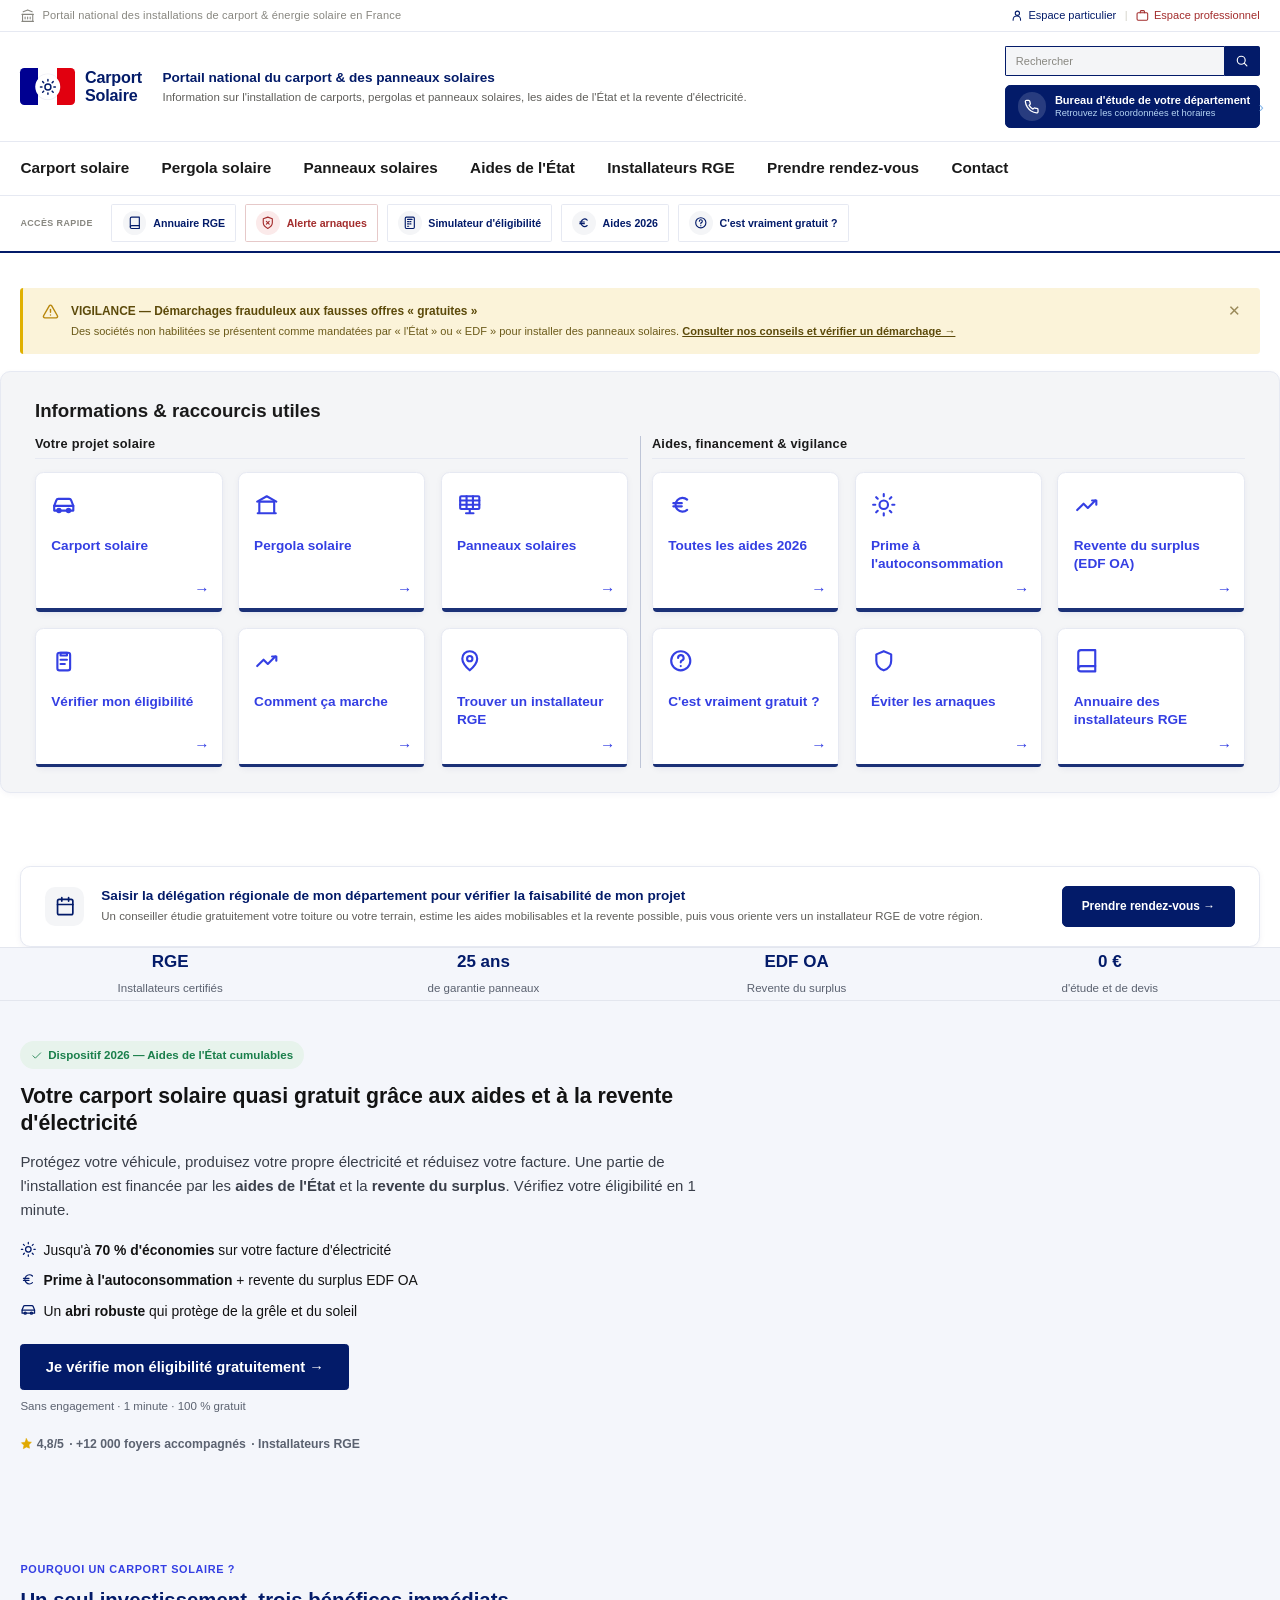
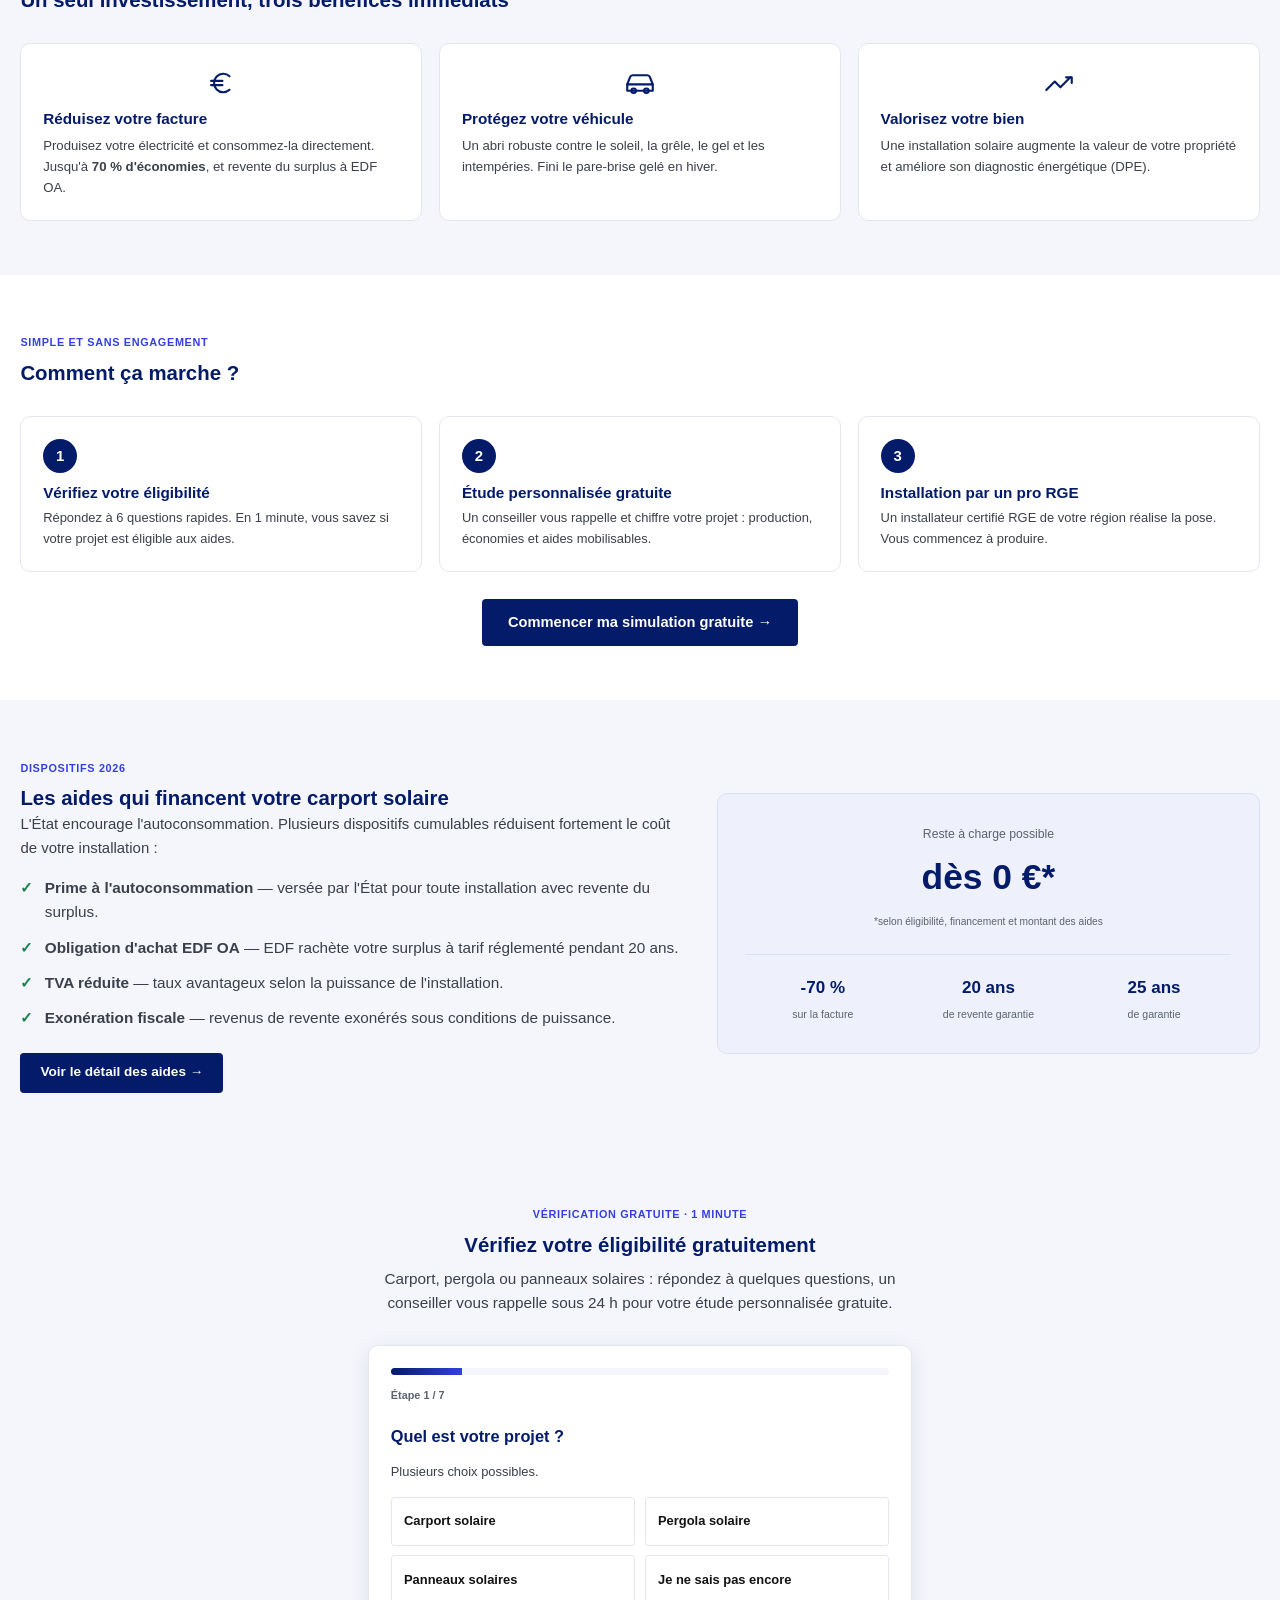
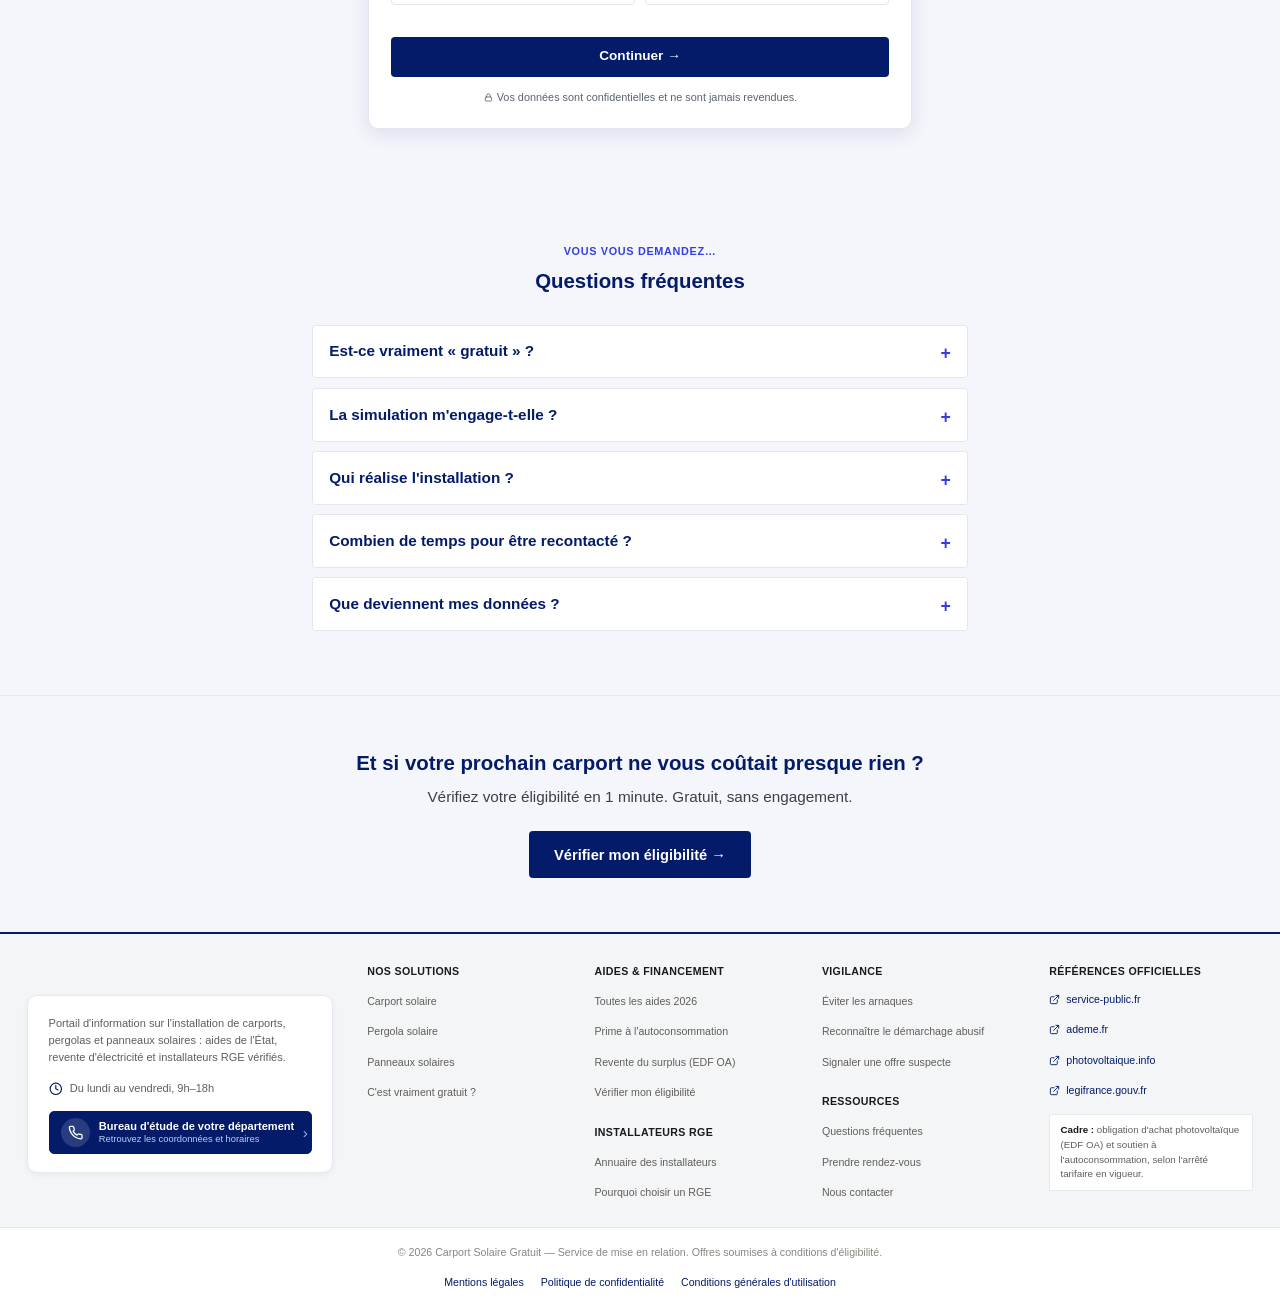
<file: index.html>
<!DOCTYPE html>
<html lang="fr">
<head>
  <meta charset="UTF-8" />
  <meta name="viewport" content="width=device-width, initial-scale=1.0" />
  <title>Carport Solaire Gratuit — Vérifiez votre éligibilité en 1 min | France</title>
  <meta name="description" content="Carport solaire financé par les aides de l'État et la revente d'électricité. Vérifiez gratuitement votre éligibilité en 1 minute. Installateurs RGE, sans engagement." />
  <meta name="robots" content="index, follow" />
  <meta property="og:title" content="Carport Solaire Gratuit — Vérifiez votre éligibilité" />
  <meta property="og:description" content="Protégez votre voiture, produisez votre électricité, profitez des aides de l'État. Simulation gratuite et sans engagement." />
  <meta property="og:type" content="website" />
  <meta property="og:locale" content="fr_FR" />
  <link rel="canonical" href="https://carport-solaire-gratuit.fr/" />
  <meta property="og:url" content="https://carport-solaire-gratuit.fr/" />
  <!-- Validation des moteurs de recherche -->
  <meta name="msvalidate.01" content="DFBE7475F75DB7D0359CE871061FF448" />
  <link rel="icon" href="/favicon.ico" sizes="32x32" />
  <link rel="icon" href="/favicon.svg" type="image/svg+xml" />
  <link rel="apple-touch-icon" href="/apple-touch-icon.png" />
  <link rel="manifest" href="/site.webmanifest" />
  <meta name="theme-color" content="#031B69" />
  <link rel="stylesheet" href="styles.css" />
  <!-- Capture de la provenance du visiteur (1re page, persistée pour le formulaire) -->
  <script>(function(){try{if(sessionStorage.getItem("csg_src"))return;var p=new URLSearchParams(location.search),ref=document.referrer||"",src="Direct / inconnu",u=p.get("utm_source");if(u){src=u;}else if(ref){try{var h=new URL(ref).hostname.replace(/^www\./,"");if(h.indexOf("carport-solaire-gratuit.fr")>-1)src="Direct / inconnu";else if(h.indexOf("google")>-1)src="Google";else if(h.indexOf("bing")>-1)src="Bing";else if(h.indexOf("yahoo")>-1)src="Yahoo";else if(h.indexOf("duckduckgo")>-1)src="DuckDuckGo";else if(h.indexOf("qwant")>-1)src="Qwant";else if(h.indexOf("ecosia")>-1)src="Ecosia";else if(h.indexOf("facebook")>-1||h.indexOf("instagram")>-1||h.indexOf("t.co")>-1||h.indexOf("linkedin")>-1)src="Réseaux sociaux";else src=h;}catch(e){}}sessionStorage.setItem("csg_src",JSON.stringify({source:src,referent:ref||"(aucun)",arrivee:location.pathname+location.search,utm:[p.get("utm_source"),p.get("utm_medium"),p.get("utm_campaign")].filter(Boolean).join(" / ")}));}catch(e){}})();</script>
  <script type="application/ld+json">{"@context":"https://schema.org","@type":"Organization","name":"Carport Solaire Gratuit","url":"https://carport-solaire-gratuit.fr/","description":"Information et mise en relation pour l'installation de carports, pergolas et panneaux solaires : aides de l'État, revente d'électricité et installateurs certifiés RGE.","email":"contact@carport-solaire-gratuit.fr","areaServed":"FR"}</script>
  <script type="application/ld+json">{"@context":"https://schema.org","@type":"WebSite","name":"Carport Solaire Gratuit","url":"https://carport-solaire-gratuit.fr/","inLanguage":"fr-FR"}</script>
</head>
<body>
<input type="checkbox" id="nav-toggle" class="nav-toggle-cb" aria-hidden="true">
<svg xmlns="http://www.w3.org/2000/svg" style="position:absolute;width:0;height:0;overflow:hidden" aria-hidden="true"><symbol id="i-x" viewBox="0 0 24 24"><path d="M6 6l12 12M18 6L6 18"/></symbol><symbol id="i-sun" viewBox="0 0 24 24"><circle cx="12" cy="12" r="4"/><path d="M12 2v2M12 20v2M4.9 4.9l1.4 1.4M17.7 17.7l1.4 1.4M2 12h2M20 12h2M4.9 19.1l1.4-1.4M17.7 6.3l1.4-1.4"/></symbol><symbol id="i-check" viewBox="0 0 24 24"><path d="M20 6L9 17l-5-5"/></symbol><symbol id="i-check-circle" viewBox="0 0 24 24"><circle cx="12" cy="12" r="9"/><path d="M8.3 12.4l2.5 2.5 5-5"/></symbol><symbol id="i-euro" viewBox="0 0 24 24"><path d="M18 7.2A6.5 6.5 0 1 0 18 16.8"/><path d="M5 10.5h8M5 13.5h8"/></symbol><symbol id="i-car" viewBox="0 0 24 24"><path d="M3 13l2-5.2A2 2 0 0 1 6.9 6.5h10.2A2 2 0 0 1 19 7.8L21 13"/><path d="M3 13h18v4.5H3z"/><circle cx="7.5" cy="17.5" r="1.6"/><circle cx="16.5" cy="17.5" r="1.6"/></symbol><symbol id="i-chart" viewBox="0 0 24 24"><path d="M3 17l6-6 4 4 7-7"/><path d="M17 8h4v4"/></symbol><symbol id="i-clipboard" viewBox="0 0 24 24"><rect x="6" y="4.5" width="12" height="16.5" rx="2"/><path d="M9 4.5h6v2.5H9z"/><path d="M9 11h6M9 15h4"/></symbol><symbol id="i-pergola" viewBox="0 0 24 24"><path d="M3 9l9-5 9 5"/><path d="M5 9v11M19 9v11M3.5 20h17"/><path d="M5 9h14"/></symbol><symbol id="i-panel" viewBox="0 0 24 24"><rect x="3" y="4" width="18" height="12" rx="1"/><path d="M3 8h18M3 12h18M9 4v12M15 4v12M12 16v4M8.5 20h7"/></symbol><symbol id="i-pin" viewBox="0 0 24 24"><path d="M12 21s7-6.3 7-11a7 7 0 1 0-14 0c0 4.7 7 11 7 11z"/><circle cx="12" cy="10" r="2.5"/></symbol><symbol id="i-phone" viewBox="0 0 24 24"><path d="M5 4h3l1.8 4.6-2 1.4a11 11 0 0 0 5.2 5.2l1.4-2L19 19v3a1 1 0 0 1-1 1A16 16 0 0 1 4 7a1 1 0 0 1 1-1z"/></symbol><symbol id="i-link" viewBox="0 0 24 24"><path d="M14 4h6v6"/><path d="M20 4l-9 9"/><path d="M18 14v5a1 1 0 0 1-1 1H5a1 1 0 0 1-1-1V7a1 1 0 0 1 1-1h5"/></symbol><symbol id="i-shield" viewBox="0 0 24 24"><path d="M12 3l7 3v6c0 4.5-3 7.6-7 9-4-1.4-7-4.5-7-9V6z"/></symbol><symbol id="i-help" viewBox="0 0 24 24"><circle cx="12" cy="12" r="9"/><path d="M9.5 9.3a2.6 2.6 0 1 1 3.6 2.4c-.9.4-1.1 1-1.1 1.8"/><path d="M12 17h.01"/></symbol><symbol id="i-search" viewBox="0 0 24 24"><circle cx="11" cy="11" r="7"/><path d="M21 21l-4.3-4.3"/></symbol><symbol id="i-calendar" viewBox="0 0 24 24"><rect x="4" y="5" width="16" height="16" rx="2"/><path d="M4 9.5h16M8 3v4M16 3v4"/></symbol><symbol id="i-lock" viewBox="0 0 24 24"><rect x="5" y="11" width="14" height="9" rx="2"/><path d="M8 11V8a4 4 0 0 1 8 0v3"/></symbol><symbol id="i-star" viewBox="0 0 24 24"><path d="M12 3l2.9 5.9 6.5.9-4.7 4.6 1.1 6.5L12 18.8 6.2 21.9l1.1-6.5L2.6 10.7l6.5-.9z"/></symbol><symbol id="i-home" viewBox="0 0 24 24"><path d="M3 11l9-7 9 7"/><path d="M5 10v10h14V10"/></symbol><symbol id="i-alert" viewBox="0 0 24 24"><path d="M12 3.5l9 16.5H3z"/><path d="M12 10v4.2"/><path d="M12 17.3h.01"/></symbol></svg>

  <!-- EN-TÊTE PORTAIL -->
  <div class="pf-desktop">
    <div class="pf-gouvbar-wrap"><div class="pf-gouvbar">
      <span class="pf-gouvbar-left">
        <svg class="pf-gouvbar-icon" viewBox="0 0 24 24" width="18" height="18" fill="none" stroke="currentColor" stroke-width="1.7" stroke-linecap="round" stroke-linejoin="round" aria-hidden="true"><path d="M3 21h18"/><path d="M3 10h18"/><path d="M5 6l7-3 7 3"/><path d="M4 10v11"/><path d="M20 10v11"/><path d="M8 14v3"/><path d="M12 14v3"/><path d="M16 14v3"/></svg>
        <span class="pf-gouvbar-text-left">Portail national des installations de carport &amp; énergie solaire en France</span>
      </span>
      <span class="pf-gouvbar-links">
        <a href="espace.html#particulier" class="pf-util-link"><svg viewBox="0 0 24 24" width="15" height="15" fill="none" stroke="currentColor" stroke-width="2" stroke-linecap="round" stroke-linejoin="round" aria-hidden="true"><circle cx="12" cy="8" r="4"/><path d="M4 21v-1a7 7 0 0 1 14 0v1"/></svg>Espace particulier</a>
        <span class="pf-gouvbar-divider">|</span>
        <a href="espace.html#professionnel" class="pf-util-link pf-util-link-pro"><svg viewBox="0 0 24 24" width="15" height="15" fill="none" stroke="currentColor" stroke-width="2" stroke-linecap="round" stroke-linejoin="round" aria-hidden="true"><rect x="2" y="7" width="20" height="14" rx="2"/><path d="M8 7V5a2 2 0 0 1 2-2h4a2 2 0 0 1 2 2v2"/></svg>Espace professionnel</a>
      </span>
    </div></div>

    <div class="pf-id-wrap"><div class="pf-id">
      <a href="#top" class="pf-logo-link">
        <span class="pf-logo-mark"><svg viewBox="0 0 24 24" fill="none" stroke="currentColor" stroke-width="2" stroke-linecap="round" stroke-linejoin="round" aria-hidden="true"><circle cx="12" cy="12" r="4"/><path d="M12 2v2M12 20v2M4.9 4.9l1.4 1.4M17.7 17.7l1.4 1.4M2 12h2M20 12h2M4.9 19.1l1.4-1.4M17.7 6.3l1.4-1.4"/></svg></span>
        <span class="pf-logo-wm"><span class="pf-logo-wm-1">Carport</span><span class="pf-logo-wm-1">Solaire</span></span>
      </a>
      <div class="pf-id-text">
        <span class="pf-id-title">Portail national du carport &amp; des panneaux solaires</span>
        <span class="pf-id-sub">Information sur l'installation de carports, pergolas et panneaux solaires, les aides de l'État et la revente d'électricité.</span>
      </div>
      <div class="pf-id-utils">
        <form class="pf-search" role="search" onsubmit="return pfSearch(this)">
          <input type="search" name="q" placeholder="Rechercher" aria-label="Rechercher sur le site">
          <button type="submit" aria-label="Rechercher"><svg viewBox="0 0 24 24" width="16" height="16" fill="none" stroke="currentColor" stroke-width="2" stroke-linecap="round" stroke-linejoin="round" aria-hidden="true"><circle cx="11" cy="11" r="7"/><path d="M21 21l-4.3-4.3"/></svg></button>
        </form>
        <a class="contact-cta" href="contact.html"><span class="cc-ico"><svg viewBox="0 0 24 24" fill="none" stroke="currentColor" stroke-width="2" stroke-linecap="round" stroke-linejoin="round" aria-hidden="true"><path d="M22 16.92v3a2 2 0 0 1-2.18 2 19.8 19.8 0 0 1-8.63-3.07 19.5 19.5 0 0 1-6-6 19.8 19.8 0 0 1-3.07-8.67A2 2 0 0 1 4.11 2h3a2 2 0 0 1 2 1.72c.13.96.36 1.9.7 2.81a2 2 0 0 1-.45 2.11L8.09 9.91a16 16 0 0 0 6 6l1.27-1.27a2 2 0 0 1 2.11-.45c.9.34 1.85.57 2.81.7A2 2 0 0 1 22 16.92z"/></svg></span><span class="cc-txt"><span class="cc-title">Bureau d'étude de votre département</span><span class="cc-sub">Retrouvez les coordonnées et horaires</span></span><span class="cc-chev">›</span></a>
      </div>
    </div></div>

    <div class="pf-mainbar-wrap"><div class="pf-mainbar">
      <nav class="pf-nav" aria-label="Navigation principale"><ul class="pf-menu">
        <li class="pf-has-sub">
          <a href="#top" class="pf-parent" role="button" aria-haspopup="true">Carport solaire</a>
          <ul class="pf-sub">
            <li><a href="#top">Pourquoi un carport solaire</a></li>
            <li><a href="carport-solaire-gratuit-verite.html">C'est vraiment gratuit ?</a></li>
            <li><a href="#simulateur">Vérifier mon éligibilité</a></li>
            <li><a href="#faq">Questions fréquentes</a></li>
          </ul>
        </li>
        <li><a href="pergola-solaire.html">Pergola solaire</a></li>
        <li><a href="panneaux-solaires.html">Panneaux solaires</a></li>
        <li><a href="aides.html">Aides de l'État</a></li>
        <li><a href="annuaire-rge.html">Installateurs RGE</a></li>
        <li><a href="rendez-vous.html">Prendre rendez-vous</a></li>
        <li><a href="contact.html">Contact</a></li>
      </ul></nav>
    </div></div>

    <div class="pf-actions-wrap"><div class="pf-actions">
      <div class="pf-quick">
        <span class="pf-quick-label">Accès rapide</span>
        <a class="pf-card" href="annuaire-rge.html"><span class="pf-card-ico pf-card-ico-blue"><svg viewBox="0 0 24 24" width="16" height="16" fill="none" stroke="currentColor" stroke-width="2" stroke-linecap="round" stroke-linejoin="round" aria-hidden="true"><path d="M4 19.5A2.5 2.5 0 0 1 6.5 17H20"/><path d="M6.5 2H20v20H6.5A2.5 2.5 0 0 1 4 19.5v-15A2.5 2.5 0 0 1 6.5 2z"/></svg></span><span class="pf-card-title pf-blue">Annuaire RGE</span></a>
        <a class="pf-card pf-card-alert" href="demarchage.html"><span class="pf-card-ico pf-card-ico-red"><svg viewBox="0 0 24 24" width="16" height="16" fill="none" stroke="currentColor" stroke-width="2" stroke-linecap="round" stroke-linejoin="round" aria-hidden="true"><path d="M12 22s8-4 8-10V5l-8-3-8 3v7c0 6 8 10 8 10z"/><path d="M9.5 9.5l5 5"/><path d="M14.5 9.5l-5 5"/></svg></span><span class="pf-card-title pf-red">Alerte arnaques</span></a>
        <a class="pf-card" href="#simulateur"><span class="pf-card-ico pf-card-ico-blue"><svg viewBox="0 0 24 24" width="16" height="16" fill="none" stroke="currentColor" stroke-width="2" stroke-linecap="round" stroke-linejoin="round" aria-hidden="true"><rect x="4" y="2" width="16" height="20" rx="2"/><line x1="8" y1="6" x2="16" y2="6"/><line x1="8" y1="10" x2="10" y2="10"/><line x1="12" y1="10" x2="14" y2="10"/><line x1="8" y1="14" x2="10" y2="14"/><line x1="12" y1="14" x2="14" y2="14"/><line x1="8" y1="18" x2="10" y2="18"/></svg></span><span class="pf-card-title pf-blue">Simulateur d'éligibilité</span></a>
        <a class="pf-card" href="aides.html"><span class="pf-card-ico pf-card-ico-blue"><svg viewBox="0 0 24 24" width="16" height="16" fill="none" stroke="currentColor" stroke-width="2" stroke-linecap="round" stroke-linejoin="round" aria-hidden="true"><path d="M18 7.2A6.5 6.5 0 1 0 18 16.8"/><path d="M5 10.5h8M5 13.5h8"/></svg></span><span class="pf-card-title pf-blue">Aides 2026</span></a>
        <a class="pf-card" href="carport-solaire-gratuit-verite.html"><span class="pf-card-ico pf-card-ico-blue"><svg viewBox="0 0 24 24" width="16" height="16" fill="none" stroke="currentColor" stroke-width="2" stroke-linecap="round" stroke-linejoin="round" aria-hidden="true"><circle cx="12" cy="12" r="9"/><path d="M9.5 9.3a2.6 2.6 0 1 1 3.6 2.4c-.9.4-1.1 1-1.1 1.8"/><path d="M12 17h.01"/></svg></span><span class="pf-card-title pf-blue">C'est vraiment gratuit ?</span></a>
      </div>
    </div></div>
  </div>

  <!-- EN-TÊTE MOBILE -->
  <div class="pfm-wrap">
    <div class="pfm-bar">
      <a href="#top" class="pfm-id-link">
        <span class="pfm-logo-mark"><svg viewBox="0 0 24 24" fill="none" stroke="currentColor" stroke-width="2" stroke-linecap="round" stroke-linejoin="round" aria-hidden="true"><circle cx="12" cy="12" r="4"/><path d="M12 2v2M12 20v2M4.9 4.9l1.4 1.4M17.7 17.7l1.4 1.4M2 12h2M20 12h2M4.9 19.1l1.4-1.4M17.7 6.3l1.4-1.4"/></svg></span>
        <span class="pfm-id-txt"><span class="pfm-id-title">Carport Solaire</span></span>
      </a>
      <button class="pfm-burger" id="pfmBurger" aria-label="Ouvrir le menu" aria-expanded="false"><span></span><span></span><span></span></button>
    </div>
    <div class="pfm-panel" id="pfmPanel">
      <form class="pfm-search" role="search" onsubmit="return pfSearch(this)">
        <input type="search" name="q" placeholder="Rechercher sur le site" aria-label="Rechercher sur le site">
        <button type="submit" aria-label="Rechercher"><svg viewBox="0 0 24 24" width="18" height="18" fill="none" stroke="currentColor" stroke-width="2" stroke-linecap="round" stroke-linejoin="round" aria-hidden="true"><circle cx="11" cy="11" r="7"/><path d="M21 21l-4.3-4.3"/></svg></button>
      </form>
      <div class="pfm-quick">
        <a class="pfm-quick-card" href="annuaire-rge.html"><span class="pfm-quick-ico pfm-quick-ico-blue"><svg viewBox="0 0 24 24" width="16" height="16" fill="none" stroke="currentColor" stroke-width="2" stroke-linecap="round" stroke-linejoin="round" aria-hidden="true"><path d="M4 19.5A2.5 2.5 0 0 1 6.5 17H20"/><path d="M6.5 2H20v20H6.5A2.5 2.5 0 0 1 4 19.5v-15A2.5 2.5 0 0 1 6.5 2z"/></svg></span>Annuaire RGE</a>
        <a class="pfm-quick-card pfm-quick-card-alert" href="demarchage.html"><span class="pfm-quick-ico pfm-quick-ico-red"><svg viewBox="0 0 24 24" width="16" height="16" fill="none" stroke="currentColor" stroke-width="2" stroke-linecap="round" stroke-linejoin="round" aria-hidden="true"><path d="M12 22s8-4 8-10V5l-8-3-8 3v7c0 6 8 10 8 10z"/><path d="M9.5 9.5l5 5"/><path d="M14.5 9.5l-5 5"/></svg></span>Alerte arnaques</a>
        <a class="pfm-quick-card" href="#simulateur"><span class="pfm-quick-ico pfm-quick-ico-blue"><svg viewBox="0 0 24 24" width="16" height="16" fill="none" stroke="currentColor" stroke-width="2" stroke-linecap="round" stroke-linejoin="round" aria-hidden="true"><rect x="4" y="2" width="16" height="20" rx="2"/><line x1="8" y1="6" x2="16" y2="6"/><line x1="8" y1="10" x2="10" y2="10"/><line x1="8" y1="14" x2="10" y2="14"/><line x1="8" y1="18" x2="10" y2="18"/></svg></span>Simulateur</a>
        <a class="pfm-quick-card" href="aides.html"><span class="pfm-quick-ico pfm-quick-ico-blue"><svg viewBox="0 0 24 24" width="16" height="16" fill="none" stroke="currentColor" stroke-width="2" stroke-linecap="round" stroke-linejoin="round" aria-hidden="true"><path d="M18 7.2A6.5 6.5 0 1 0 18 16.8"/><path d="M5 10.5h8M5 13.5h8"/></svg></span>Aides 2026</a>
      </div>
      <nav class="pfm-nav">
        <div class="pfm-acc">
          <button class="pfm-acc-head" type="button">Carport solaire <span class="pfm-chev">▾</span></button>
          <div class="pfm-acc-body">
            <a href="#top">Pourquoi un carport solaire</a>
            <a href="carport-solaire-gratuit-verite.html">C'est vraiment gratuit ?</a>
            <a href="#simulateur">Vérifier mon éligibilité</a>
            <a href="#faq">Questions fréquentes</a>
          </div>
        </div>
        <div class="pfm-acc"><a class="pfm-acc-head pfm-acc-link" href="pergola-solaire.html">Pergola solaire</a></div>
        <div class="pfm-acc"><a class="pfm-acc-head pfm-acc-link" href="panneaux-solaires.html">Panneaux solaires</a></div>
        <div class="pfm-acc"><a class="pfm-acc-head pfm-acc-link" href="aides.html">Aides de l'État</a></div>
        <div class="pfm-acc"><a class="pfm-acc-head pfm-acc-link" href="annuaire-rge.html">Installateurs RGE</a></div>
        <div class="pfm-acc"><a class="pfm-acc-head pfm-acc-link" href="rendez-vous.html">Prendre rendez-vous</a></div>
        <div class="pfm-acc"><a class="pfm-acc-head pfm-acc-link" href="contact.html">Contact</a></div>
      </nav>
      <div class="pfm-links">
        <a href="espace.html#particulier" class="pfm-util-link"><svg viewBox="0 0 24 24" width="16" height="16" fill="none" stroke="currentColor" stroke-width="2" stroke-linecap="round" stroke-linejoin="round" aria-hidden="true"><circle cx="12" cy="8" r="4"/><path d="M4 21v-1a7 7 0 0 1 14 0v1"/></svg>Espace particulier</a>
        <a href="espace.html#professionnel" class="pfm-util-link pfm-util-link-pro"><svg viewBox="0 0 24 24" width="16" height="16" fill="none" stroke="currentColor" stroke-width="2" stroke-linecap="round" stroke-linejoin="round" aria-hidden="true"><rect x="2" y="7" width="20" height="14" rx="2"/><path d="M8 7V5a2 2 0 0 1 2-2h4a2 2 0 0 1 2 2v2"/></svg>Espace professionnel</a>
      </div>
      <a class="pfm-cta" href="contact.html"><span class="pfm-cta-ico"><svg viewBox="0 0 24 24" fill="none" stroke="currentColor" stroke-width="2" stroke-linecap="round" stroke-linejoin="round" aria-hidden="true"><path d="M22 16.92v3a2 2 0 0 1-2.18 2 19.8 19.8 0 0 1-8.63-3.07 19.5 19.5 0 0 1-6-6 19.8 19.8 0 0 1-3.07-8.67A2 2 0 0 1 4.11 2h3a2 2 0 0 1 2 1.72c.13.96.36 1.9.7 2.81a2 2 0 0 1-.45 2.11L8.09 9.91a16 16 0 0 0 6 6l1.27-1.27a2 2 0 0 1 2.11-.45c.9.34 1.85.57 2.81.7A2 2 0 0 1 22 16.92z"/></svg></span><span class="pfm-cta-txt"><span class="pfm-cta-title">Bureau d'étude de votre département</span><span class="pfm-cta-sub">Retrouvez les coordonnées et horaires</span></span></a>
    </div>
  </div>

  <script>
  (function(){
    var b=document.getElementById("pfmBurger"), p=document.getElementById("pfmPanel");
    if(b&&p){b.addEventListener("click",function(){var o=p.classList.toggle("is-open");b.classList.toggle("is-open",o);b.setAttribute("aria-expanded",o?"true":"false");b.setAttribute("aria-label",o?"Fermer le menu":"Ouvrir le menu");});}
    document.querySelectorAll(".pfm-acc-head").forEach(function(h){if(h.tagName==="BUTTON"){h.addEventListener("click",function(){h.parentElement.classList.toggle("is-open");});}});
    document.querySelectorAll(".pf-parent").forEach(function(l){l.addEventListener("click",function(e){e.preventDefault();});});
  })();
  function pfSearch(f){var q=((f.q&&f.q.value)||"").trim();if(q){window.location.href="https://www.google.com/search?q="+encodeURIComponent("site:carport-solaire-gratuit.fr "+q);}return false;}
  </script>

  <div class="pf-alerte-bar"><div class="pf-alerte-wrap">
    <div class="pf-alerte" id="pf-alerte-demarchage">
      <span class="pf-alerte-icone"><svg viewBox="0 0 24 24" fill="none" stroke="currentColor" stroke-width="2" stroke-linecap="round" stroke-linejoin="round" aria-hidden="true"><path d="m21.73 18-8-14a2 2 0 0 0-3.48 0l-8 14A2 2 0 0 0 4 21h16a2 2 0 0 0 1.73-3Z"/><line x1="12" y1="9" x2="12" y2="13"/><line x1="12" y1="17" x2="12.01" y2="17"/></svg></span>
      <div class="pf-alerte-texte">
        <div class="pf-alerte-titre">VIGILANCE — Démarchages frauduleux aux fausses offres « gratuites »</div>
        <div class="pf-alerte-sous">Des sociétés non habilitées se présentent comme mandatées par « l'État » ou « EDF » pour installer des panneaux solaires. <a href="demarchage.html">Consulter nos conseils et vérifier un démarchage →</a></div>
      </div>
      <span class="pf-alerte-close" onclick="document.getElementById('pf-alerte-demarchage').style.display='none'">✕</span>
    </div>
  </div></div>
  <section class="section">
    <div class="pf-grid-wrap">
      <div class="pf-grid-head"><h2>Informations &amp; raccourcis utiles</h2></div>
      <div class="pf-grid">
        <div class="pf-gcol">
          <h3>Votre projet solaire</h3>
          <div class="pf-gcards">
            <a class="pf-gcard" href="index.html">
              <span class="ico"><svg viewBox="0 0 24 24" fill="none" stroke="currentColor" stroke-width="2" stroke-linecap="round" stroke-linejoin="round"><path d="M3 13l2-5.2A2 2 0 0 1 6.9 6.5h10.2A2 2 0 0 1 19 7.8L21 13"/><path d="M3 13h18v4.5H3z"/><circle cx="7.5" cy="17.5" r="1.6"/><circle cx="16.5" cy="17.5" r="1.6"/></svg></span>
              <div class="title">Carport solaire</div>
              <div class="chev">→</div><div class="underline" aria-hidden="true"></div>
            </a>
            <a class="pf-gcard" href="pergola-solaire.html">
              <span class="ico"><svg viewBox="0 0 24 24" fill="none" stroke="currentColor" stroke-width="2" stroke-linecap="round" stroke-linejoin="round"><path d="M3 9l9-5 9 5"/><path d="M5 9v11M19 9v11M3.5 20h17"/><path d="M5 9h14"/></svg></span>
              <div class="title">Pergola solaire</div>
              <div class="chev">→</div><div class="underline" aria-hidden="true"></div>
            </a>
            <a class="pf-gcard" href="panneaux-solaires.html">
              <span class="ico"><svg viewBox="0 0 24 24" fill="none" stroke="currentColor" stroke-width="2" stroke-linecap="round" stroke-linejoin="round"><rect x="3" y="4" width="18" height="12" rx="1"/><path d="M3 8h18M3 12h18M9 4v12M15 4v12M12 16v4M8.5 20h7"/></svg></span>
              <div class="title">Panneaux solaires</div>
              <div class="chev">→</div><div class="underline" aria-hidden="true"></div>
            </a>
            <a class="pf-gcard" href="#simulateur">
              <span class="ico"><svg viewBox="0 0 24 24" fill="none" stroke="currentColor" stroke-width="2" stroke-linecap="round" stroke-linejoin="round"><rect x="6" y="4.5" width="12" height="16.5" rx="2"/><path d="M9 4.5h6v2.5H9z"/><path d="M9 11h6M9 15h4"/></svg></span>
              <div class="title">Vérifier mon éligibilité</div>
              <div class="chev">→</div><div class="underline" aria-hidden="true"></div>
            </a>
            <a class="pf-gcard" href="#fonctionnement">
              <span class="ico"><svg viewBox="0 0 24 24" fill="none" stroke="currentColor" stroke-width="2" stroke-linecap="round" stroke-linejoin="round"><path d="M3 17l6-6 4 4 7-7"/><path d="M17 8h4v4"/></svg></span>
              <div class="title">Comment ça marche</div>
              <div class="chev">→</div><div class="underline" aria-hidden="true"></div>
            </a>
            <a class="pf-gcard" href="annuaire-rge.html">
              <span class="ico"><svg viewBox="0 0 24 24" fill="none" stroke="currentColor" stroke-width="2" stroke-linecap="round" stroke-linejoin="round"><path d="M12 21s7-6.3 7-11a7 7 0 1 0-14 0c0 4.7 7 11 7 11z"/><circle cx="12" cy="10" r="2.5"/></svg></span>
              <div class="title">Trouver un installateur RGE</div>
              <div class="chev">→</div><div class="underline" aria-hidden="true"></div>
            </a>
          </div>
        </div>
        <div class="pf-gcol">
          <h3>Aides, financement &amp; vigilance</h3>
          <div class="pf-gcards">
            <a class="pf-gcard" href="aides.html">
              <span class="ico"><svg viewBox="0 0 24 24" fill="none" stroke="currentColor" stroke-width="2" stroke-linecap="round" stroke-linejoin="round"><path d="M18 7.2A6.5 6.5 0 1 0 18 16.8"/><path d="M5 10.5h8M5 13.5h8"/></svg></span>
              <div class="title">Toutes les aides 2026</div>
              <div class="chev">→</div><div class="underline" aria-hidden="true"></div>
            </a>
            <a class="pf-gcard" href="aides.html">
              <span class="ico"><svg viewBox="0 0 24 24" fill="none" stroke="currentColor" stroke-width="2" stroke-linecap="round" stroke-linejoin="round"><circle cx="12" cy="12" r="4"/><path d="M12 2v2M12 20v2M4.9 4.9l1.4 1.4M17.7 17.7l1.4 1.4M2 12h2M20 12h2M4.9 19.1l1.4-1.4M17.7 6.3l1.4-1.4"/></svg></span>
              <div class="title">Prime à l'autoconsommation</div>
              <div class="chev">→</div><div class="underline" aria-hidden="true"></div>
            </a>
            <a class="pf-gcard" href="aides.html">
              <span class="ico"><svg viewBox="0 0 24 24" fill="none" stroke="currentColor" stroke-width="2" stroke-linecap="round" stroke-linejoin="round"><path d="M3 17l6-6 4 4 7-7"/><path d="M17 8h4v4"/></svg></span>
              <div class="title">Revente du surplus (EDF OA)</div>
              <div class="chev">→</div><div class="underline" aria-hidden="true"></div>
            </a>
            <a class="pf-gcard" href="carport-solaire-gratuit-verite.html">
              <span class="ico"><svg viewBox="0 0 24 24" fill="none" stroke="currentColor" stroke-width="2" stroke-linecap="round" stroke-linejoin="round"><circle cx="12" cy="12" r="9"/><path d="M9.5 9.3a2.6 2.6 0 1 1 3.6 2.4c-.9.4-1.1 1-1.1 1.8"/><path d="M12 17h.01"/></svg></span>
              <div class="title">C'est vraiment gratuit ?</div>
              <div class="chev">→</div><div class="underline" aria-hidden="true"></div>
            </a>
            <a class="pf-gcard" href="demarchage.html">
              <span class="ico"><svg viewBox="0 0 24 24" fill="none" stroke="currentColor" stroke-width="2" stroke-linecap="round" stroke-linejoin="round"><path d="M12 3l7 3v6c0 4.5-3 7.6-7 9-4-1.4-7-4.5-7-9V6z"/></svg></span>
              <div class="title">Éviter les arnaques</div>
              <div class="chev">→</div><div class="underline" aria-hidden="true"></div>
            </a>
            <a class="pf-gcard" href="annuaire-rge.html">
              <span class="ico"><svg viewBox="0 0 24 24" fill="none" stroke="currentColor" stroke-width="2" stroke-linecap="round" stroke-linejoin="round"><path d="M4 19.5A2.5 2.5 0 0 1 6.5 17H20"/><path d="M6.5 2H20v20H6.5A2.5 2.5 0 0 1 4 19.5v-15A2.5 2.5 0 0 1 6.5 2z"/></svg></span>
              <div class="title">Annuaire des installateurs RGE</div>
              <div class="chev">→</div><div class="underline" aria-hidden="true"></div>
            </a>
          </div>
        </div>
      </div>
    </div>
  </section>

  <section class="pf-rdv-sec"><div class="container">
    <div class="pf-rdv">
      <span class="pf-rdv-ico"><svg viewBox="0 0 24 24" fill="none" stroke="currentColor" stroke-width="2" stroke-linecap="round" stroke-linejoin="round" aria-hidden="true"><rect x="3" y="4" width="18" height="18" rx="2"/><line x1="16" y1="2" x2="16" y2="6"/><line x1="8" y1="2" x2="8" y2="6"/><line x1="3" y1="10" x2="21" y2="10"/></svg></span>
      <div class="pf-rdv-txt">
        <span class="pf-rdv-title">Saisir la délégation régionale de mon département pour vérifier la faisabilité de mon projet</span>
        <span class="pf-rdv-sub">Un conseiller étudie gratuitement votre toiture ou votre terrain, estime les aides mobilisables et la revente possible, puis vous oriente vers un installateur RGE de votre région.</span>
      </div>
      <a class="pf-rdv-btn" href="#simulateur">Prendre rendez-vous →</a>
    </div>
  </div></section>

  <section class="strip">
    <div class="container strip-inner">
      <div class="strip-item"><strong>RGE</strong><span>Installateurs certifiés</span></div>
      <div class="strip-item"><strong>25 ans</strong><span>de garantie panneaux</span></div>
      <div class="strip-item"><strong>EDF OA</strong><span>Revente du surplus</span></div>
      <div class="strip-item"><strong>0 €</strong><span>d'étude et de devis</span></div>
    </div>
  </section>

  <section class="hero">
    <div class="container hero-grid">
      <div class="hero-copy">
        <span class="badge-eco"><svg class="icon" aria-hidden="true"><use href="#i-check"></use></svg> Dispositif 2026 — Aides de l'État cumulables</span>
        <h1>Votre carport solaire <span class="hl">quasi gratuit</span> grâce aux aides et à la revente d'électricité</h1>
        <p class="hero-sub">
          Protégez votre véhicule, produisez votre propre électricité et réduisez votre facture.
          Une partie de l'installation est financée par les <strong>aides de l'État</strong> et la
          <strong>revente du surplus</strong>. Vérifiez votre éligibilité en 1 minute.
        </p>
        <ul class="hero-points">
          <li><svg class="icon" aria-hidden="true"><use href="#i-sun"></use></svg> Jusqu'à <strong>70 % d'économies</strong> sur votre facture d'électricité</li>
          <li><svg class="icon" aria-hidden="true"><use href="#i-euro"></use></svg> <strong>Prime à l'autoconsommation</strong> + revente du surplus EDF OA</li>
          <li><svg class="icon" aria-hidden="true"><use href="#i-car"></use></svg> Un <strong>abri robuste</strong> qui protège de la grêle et du soleil</li>
        </ul>
        <div class="hero-cta">
          <a href="#simulateur" class="btn btn-primary btn-lg">Je vérifie mon éligibilité gratuitement →</a>
          <span class="hero-cta-note">Sans engagement · 1 minute · 100 % gratuit</span>
        </div>
        <div class="trust-row">
          <span><svg class="icon icon-star" aria-hidden="true"><use href="#i-star"></use></svg> 4,8/5</span><span>· +12 000 foyers accompagnés</span><span>· Installateurs RGE</span>
        </div>
      </div>
    </div>
  </section>

  <section class="section section-alt" id="avantages">
    <div class="container">
      <div class="section-head">
        <span class="eyebrow">Pourquoi un carport solaire&nbsp;?</span>
        <h2>Un seul investissement, trois bénéfices immédiats</h2>
      </div>
      <div class="cards-3">
        <article class="feature">
          <div class="feature-ico"><svg class="icon" aria-hidden="true"><use href="#i-euro"></use></svg></div>
          <h3>Réduisez votre facture</h3>
          <p>Produisez votre électricité et consommez-la directement. Jusqu'à <strong>70 % d'économies</strong>, et revente du surplus à EDF OA.</p>
        </article>
        <article class="feature">
          <div class="feature-ico"><svg class="icon" aria-hidden="true"><use href="#i-car"></use></svg></div>
          <h3>Protégez votre véhicule</h3>
          <p>Un abri robuste contre le soleil, la grêle, le gel et les intempéries. Fini le pare-brise gelé en hiver.</p>
        </article>
        <article class="feature">
          <div class="feature-ico"><svg class="icon" aria-hidden="true"><use href="#i-chart"></use></svg></div>
          <h3>Valorisez votre bien</h3>
          <p>Une installation solaire augmente la valeur de votre propriété et améliore son diagnostic énergétique (DPE).</p>
        </article>
      </div>
    </div>
  </section>

  <section class="section" id="fonctionnement">
    <div class="container">
      <div class="section-head">
        <span class="eyebrow">Simple et sans engagement</span>
        <h2>Comment ça marche&nbsp;?</h2>
      </div>
      <div class="steps">
        <div class="step">
          <span class="step-num">1</span>
          <h3>Vérifiez votre éligibilité</h3>
          <p>Répondez à 6 questions rapides. En 1 minute, vous savez si votre projet est éligible aux aides.</p>
        </div>
        <div class="step">
          <span class="step-num">2</span>
          <h3>Étude personnalisée gratuite</h3>
          <p>Un conseiller vous rappelle et chiffre votre projet : production, économies et aides mobilisables.</p>
        </div>
        <div class="step">
          <span class="step-num">3</span>
          <h3>Installation par un pro RGE</h3>
          <p>Un installateur certifié RGE de votre région réalise la pose. Vous commencez à produire.</p>
        </div>
      </div>
      <div class="center">
        <a href="#simulateur" class="btn btn-primary btn-lg">Commencer ma simulation gratuite →</a>
      </div>
    </div>
  </section>

  <section class="section section-alt" id="aides">
    <div class="container aides-grid">
      <div>
        <span class="eyebrow">Dispositifs 2026</span>
        <h2>Les aides qui financent votre carport solaire</h2>
        <p class="lead">L'État encourage l'autoconsommation. Plusieurs dispositifs cumulables réduisent fortement le coût de votre installation&nbsp;:</p>
        <ul class="aides-list">
          <li><strong>Prime à l'autoconsommation</strong> — versée par l'État pour toute installation avec revente du surplus.</li>
          <li><strong>Obligation d'achat EDF OA</strong> — EDF rachète votre surplus à tarif réglementé pendant 20 ans.</li>
          <li><strong>TVA réduite</strong> — taux avantageux selon la puissance de l'installation.</li>
          <li><strong>Exonération fiscale</strong> — revenus de revente exonérés sous conditions de puissance.</li>
        </ul>
        <a href="aides.html" class="btn btn-primary">Voir le détail des aides →</a>
      </div>
      <div class="aides-highlight">
        <span class="aides-amount-label">Reste à charge possible</span>
        <span class="aides-amount-value">dès 0 €*</span>
        <span class="aides-amount-note">*selon éligibilité, financement et montant des aides</span>
        <div class="aides-mini">
          <div><strong>-70 %</strong><span>sur la facture</span></div>
          <div><strong>20 ans</strong><span>de revente garantie</span></div>
          <div><strong>25 ans</strong><span>de garantie</span></div>
        </div>
      </div>
    </div>
  </section>

  <section class="section section-alt form-section" id="simulateur-section">
    <div class="container">
      <div class="section-head center">
        <span class="eyebrow">Vérification gratuite · 1 minute</span>
        <h2>Vérifiez votre éligibilité gratuitement</h2>
        <p class="section-sub">Carport, pergola ou panneaux solaires : répondez à quelques questions, un conseiller vous rappelle sous 24&nbsp;h pour votre étude personnalisée gratuite.</p>
      </div>
      <div class="hero-form" id="simulateur">
        <div class="quiz-card" id="quizCard">
          <div class="quiz-header">
            <div class="quiz-progress"><div class="quiz-progress-bar" id="progressBar"></div></div>
            <span class="quiz-step-label" id="stepLabel">Étape 1 / 6</span>
          </div>
          <form id="leadForm" novalidate>
            <fieldset class="quiz-step is-active" data-step="1">
              <legend>Quel est votre projet&nbsp;?</legend>
              <p class="step-intro">Plusieurs choix possibles.</p>
              <div class="choice-grid">
                <label class="choice"><input type="checkbox" name="projet" value="Carport solaire"><span>Carport solaire</span></label>
                <label class="choice"><input type="checkbox" name="projet" value="Pergola solaire"><span>Pergola solaire</span></label>
                <label class="choice"><input type="checkbox" name="projet" value="Panneaux solaires"><span>Panneaux solaires</span></label>
                <label class="choice"><input type="checkbox" name="projet" value="Je ne sais pas encore"><span>Je ne sais pas encore</span></label>
              </div>
              <small class="field-error" data-error-for="projet"></small>
            </fieldset>
            <fieldset class="quiz-step" data-step="2">
              <legend>Vous êtes&nbsp;?</legend>
              <div class="choice-grid">
                <label class="choice"><input type="radio" name="statut" value="Propriétaire" required><span>Propriétaire</span></label>
                <label class="choice"><input type="radio" name="statut" value="Locataire"><span>Locataire</span></label>
                <label class="choice"><input type="radio" name="statut" value="En cours d'achat"><span>En cours d'achat</span></label>
                <label class="choice"><input type="radio" name="statut" value="Professionnel"><span>Professionnel</span></label>
              </div>
            </fieldset>
            <fieldset class="quiz-step" data-step="3">
              <legend>Quel type de bien&nbsp;?</legend>
              <div class="choice-grid">
                <label class="choice"><input type="radio" name="logement" value="Maison individuelle" required><span>Maison individuelle</span></label>
                <label class="choice"><input type="radio" name="logement" value="Maison avec terrain"><span>Maison + terrain</span></label>
                <label class="choice"><input type="radio" name="logement" value="Local / entreprise"><span>Local / entreprise</span></label>
                <label class="choice"><input type="radio" name="logement" value="Appartement"><span>Appartement</span></label>
              </div>
            </fieldset>
            <fieldset class="quiz-step" data-step="4">
              <legend>Avez-vous une place de parking ou un espace extérieur&nbsp;?</legend>
              <div class="choice-grid">
                <label class="choice"><input type="radio" name="espace" value="Oui, 1 à 2 voitures" required><span>1 à 2 voitures</span></label>
                <label class="choice"><input type="radio" name="espace" value="Oui, 3 voitures et +"><span>3 voitures et +</span></label>
                <label class="choice"><input type="radio" name="espace" value="Un terrain / jardin"><span>Un terrain / jardin</span></label>
                <label class="choice"><input type="radio" name="espace" value="Je ne suis pas sûr"><span>Pas sûr</span></label>
              </div>
            </fieldset>
            <fieldset class="quiz-step" data-step="5">
              <legend>Votre facture d'électricité mensuelle&nbsp;?</legend>
              <div class="choice-grid">
                <label class="choice"><input type="radio" name="facture" value="Moins de 80€/mois" required><span>Moins de 80&nbsp;€</span></label>
                <label class="choice"><input type="radio" name="facture" value="80 à 150€/mois"><span>80 à 150&nbsp;€</span></label>
                <label class="choice"><input type="radio" name="facture" value="150 à 250€/mois"><span>150 à 250&nbsp;€</span></label>
                <label class="choice"><input type="radio" name="facture" value="Plus de 250€/mois"><span>Plus de 250&nbsp;€</span></label>
              </div>
            </fieldset>
            <fieldset class="quiz-step" data-step="6">
              <legend>Où se situe votre projet&nbsp;?</legend>
              <div class="field">
                <label for="codePostal">Code postal</label>
                <input type="text" id="codePostal" name="codePostal" inputmode="numeric" pattern="[0-9]{5}" maxlength="5" placeholder="Ex : 75011" autocomplete="postal-code" required>
                <small class="field-error" data-error-for="codePostal"></small>
              </div>
              <div class="field">
                <label for="ville">Ville</label>
                <input type="text" id="ville" name="ville" placeholder="Ex : Paris" autocomplete="address-level2">
              </div>
            </fieldset>
            <fieldset class="quiz-step" data-step="7">
              <legend>Votre résultat d'éligibilité est prêt&nbsp;!</legend>
              <p class="step-intro">Indiquez vos coordonnées pour recevoir votre <strong>étude personnalisée gratuite</strong>. Un conseiller vous rappelle sous 24&nbsp;h.</p>
              <div class="field-row">
                <div class="field">
                  <label for="prenom">Prénom</label>
                  <input type="text" id="prenom" name="prenom" placeholder="Prénom" autocomplete="given-name" required>
                  <small class="field-error" data-error-for="prenom"></small>
                </div>
                <div class="field">
                  <label for="nom">Nom</label>
                  <input type="text" id="nom" name="nom" placeholder="Nom" autocomplete="family-name" required>
                  <small class="field-error" data-error-for="nom"></small>
                </div>
              </div>
              <div class="field">
                <label for="telephone">Téléphone</label>
                <input type="tel" id="telephone" name="telephone" placeholder="06 12 34 56 78" autocomplete="tel" required>
                <small class="field-error" data-error-for="telephone"></small>
              </div>
              <div class="field">
                <label for="email">Email</label>
                <input type="email" id="email" name="email" placeholder="vous@email.fr" autocomplete="email" required>
                <small class="field-error" data-error-for="email"></small>
              </div>
              <label class="consent">
                <input type="checkbox" id="consent" name="consent" required>
                <span>J'accepte d'être recontacté(e) par un conseiller et j'ai lu la <a href="#" data-open="rgpd">politique de confidentialité</a>.</span>
              </label>
              <small class="field-error" data-error-for="consent"></small>
            </fieldset>
            <input type="text" name="website" class="hp-field" tabindex="-1" autocomplete="off" aria-hidden="true">
            <div class="quiz-nav">
              <button type="button" class="btn btn-ghost" id="btnPrev" hidden>← Retour</button>
              <button type="button" class="btn btn-primary btn-block" id="btnNext">Continuer →</button>
              <button type="submit" class="btn btn-primary btn-block" id="btnSubmit" hidden>Recevoir mon étude gratuite →</button>
            </div>
            <p class="form-reassurance"><svg class="icon" aria-hidden="true"><use href="#i-lock"></use></svg> Vos données sont confidentielles et ne sont jamais revendues.</p>
          </form>
          <div class="quiz-success" id="quizSuccess" hidden>
            <div class="success-icon"><svg class="icon" aria-hidden="true"><use href="#i-check-circle"></use></svg></div>
            <h3>Votre dossier est enregistré&nbsp;!</h3>
            <p>Un conseiller va analyser votre éligibilité et vous rappeler sous <strong>24&nbsp;h</strong> pour votre étude gratuite.</p>
            <p class="success-sub">Gardez votre téléphone à portée de main <svg class="icon" aria-hidden="true"><use href="#i-phone"></use></svg></p>
          </div>
        </div>
      </div>
    </div>
  </section>

  <section class="section section-alt" id="faq">
    <div class="container narrow">
      <div class="section-head center">
        <span class="eyebrow">Vous vous demandez…</span>
        <h2>Questions fréquentes</h2>
      </div>
      <div class="faq">
        <details>
          <summary>Est-ce vraiment « gratuit »&nbsp;?</summary>
          <p>Un carport solaire totalement gratuit n'existe pas. Le terme désigne un reste à charge pouvant atteindre 0&nbsp;€ grâce au cumul des aides de l'État, de la revente du surplus et de solutions de financement. L'étude gratuite vous donne le chiffre exact pour votre situation.</p>
        </details>
        <details>
          <summary>La simulation m'engage-t-elle&nbsp;?</summary>
          <p>Non. La vérification d'éligibilité et l'étude sont 100 % gratuites et sans aucun engagement. Vous êtes libre d'accepter ou non le projet proposé.</p>
        </details>
        <details>
          <summary>Qui réalise l'installation&nbsp;?</summary>
          <p>Des installateurs partenaires certifiés RGE (Reconnu Garant de l'Environnement) de votre région, condition indispensable pour bénéficier des aides de l'État.</p>
        </details>
        <details>
          <summary>Combien de temps pour être recontacté&nbsp;?</summary>
          <p>Un conseiller vous rappelle généralement sous 24&nbsp;h ouvrées après votre demande.</p>
        </details>
        <details>
          <summary>Que deviennent mes données&nbsp;?</summary>
          <p>Vos données servent uniquement à traiter votre demande d'étude. Elles ne sont jamais revendues à des tiers et vous pouvez demander leur suppression à tout moment (RGPD).</p>
        </details>
      </div>
    </div>
  </section>

  <section class="cta-final">
    <div class="container center">
      <h2>Et si votre prochain carport ne vous coûtait presque rien&nbsp;?</h2>
      <p>Vérifiez votre éligibilité en 1 minute. Gratuit, sans engagement.</p>
      <a href="#simulateur" class="btn btn-primary btn-lg">Vérifier mon éligibilité →</a>
    </div>
  </section>

  <!-- PIED DE PAGE PORTAIL -->
  <footer class="pf-footer">
    <div class="pf-footer-main">
      <div class="pf-footer-brand"><div class="pf-footer-card">
        <p class="pf-footer-mission">Portail d'information sur l'installation de carports, pergolas et panneaux solaires : aides de l'État, revente d'électricité et installateurs RGE vérifiés.</p>
        <ul class="pf-footer-contact">
          <li><svg viewBox="0 0 24 24" width="16" height="16" fill="none" stroke="currentColor" stroke-width="2" stroke-linecap="round" stroke-linejoin="round" aria-hidden="true"><circle cx="12" cy="12" r="10"/><path d="M12 6v6l4 2"/></svg><span>Du lundi au vendredi, 9h–18h</span></li>
        </ul>
        <a class="pf-footer-cta" href="contact.html">
          <span class="pf-footer-cta-ico"><svg viewBox="0 0 24 24" width="18" height="18" fill="none" stroke="currentColor" stroke-width="2" stroke-linecap="round" stroke-linejoin="round" aria-hidden="true"><path d="M22 16.92v3a2 2 0 0 1-2.18 2 19.8 19.8 0 0 1-8.63-3.07 19.5 19.5 0 0 1-6-6 19.8 19.8 0 0 1-3.07-8.67A2 2 0 0 1 4.11 2h3a2 2 0 0 1 2 1.72c.13.96.36 1.9.7 2.81a2 2 0 0 1-.45 2.11L8.09 9.91a16 16 0 0 0 6 6l1.27-1.27a2 2 0 0 1 2.11-.45c.9.34 1.85.57 2.81.7A2 2 0 0 1 22 16.92z"/></svg></span>
          <span class="pf-footer-cta-txt"><span class="pf-footer-cta-title">Bureau d'étude de votre département</span><span class="pf-footer-cta-sub">Retrouvez les coordonnées et horaires</span></span>
          <span class="pf-footer-cta-chev">›</span>
        </a>
      </div></div>

      <div class="pf-footer-cols">
        <div class="pf-footer-colwrap">
          <div class="pf-footer-col">
            <h3>Nos solutions</h3>
            <ul>
              <li><a href="#top">Carport solaire</a></li>
              <li><a href="pergola-solaire.html">Pergola solaire</a></li>
              <li><a href="panneaux-solaires.html">Panneaux solaires</a></li>
              <li><a href="carport-solaire-gratuit-verite.html">C'est vraiment gratuit ?</a></li>
            </ul>
          </div>
        </div>

        <div class="pf-footer-colwrap">
          <div class="pf-footer-col">
            <h3>Aides &amp; financement</h3>
            <ul>
              <li><a href="aides.html">Toutes les aides 2026</a></li>
              <li><a href="aides.html">Prime à l'autoconsommation</a></li>
              <li><a href="aides.html">Revente du surplus (EDF OA)</a></li>
              <li><a href="#simulateur">Vérifier mon éligibilité</a></li>
            </ul>
          </div>
          <div class="pf-footer-col">
            <h3>Installateurs RGE</h3>
            <ul>
              <li><a href="annuaire-rge.html">Annuaire des installateurs</a></li>
              <li><a href="annuaire-rge.html">Pourquoi choisir un RGE</a></li>
            </ul>
          </div>
        </div>

        <div class="pf-footer-colwrap">
          <div class="pf-footer-col">
            <h3>Vigilance</h3>
            <ul>
              <li><a href="demarchage.html">Éviter les arnaques</a></li>
              <li><a href="demarchage.html">Reconnaître le démarchage abusif</a></li>
              <li><a href="demarchage.html">Signaler une offre suspecte</a></li>
            </ul>
          </div>
          <div class="pf-footer-col">
            <h3>Ressources</h3>
            <ul>
              <li><a href="#faq">Questions fréquentes</a></li>
              <li><a href="rendez-vous.html">Prendre rendez-vous</a></li>
              <li><a href="contact.html">Nous contacter</a></li>
            </ul>
          </div>
        </div>

        <div class="pf-footer-colwrap">
          <div class="pf-footer-col pf-footer-col-ref">
            <h3>Références officielles</h3>
            <ul>
              <li><a href="https://www.service-public.fr/" target="_blank" rel="noopener nofollow"><svg viewBox="0 0 24 24" width="13" height="13" fill="none" stroke="currentColor" stroke-width="2" stroke-linecap="round" stroke-linejoin="round" aria-hidden="true"><path d="M18 13v6a2 2 0 0 1-2 2H5a2 2 0 0 1-2-2V8a2 2 0 0 1 2-2h6"/><path d="M15 3h6v6"/><path d="M10 14 21 3"/></svg>service-public.fr</a></li>
              <li><a href="https://www.ademe.fr/" target="_blank" rel="noopener nofollow"><svg viewBox="0 0 24 24" width="13" height="13" fill="none" stroke="currentColor" stroke-width="2" stroke-linecap="round" stroke-linejoin="round" aria-hidden="true"><path d="M18 13v6a2 2 0 0 1-2 2H5a2 2 0 0 1-2-2V8a2 2 0 0 1 2-2h6"/><path d="M15 3h6v6"/><path d="M10 14 21 3"/></svg>ademe.fr</a></li>
              <li><a href="https://www.photovoltaique.info/" target="_blank" rel="noopener nofollow"><svg viewBox="0 0 24 24" width="13" height="13" fill="none" stroke="currentColor" stroke-width="2" stroke-linecap="round" stroke-linejoin="round" aria-hidden="true"><path d="M18 13v6a2 2 0 0 1-2 2H5a2 2 0 0 1-2-2V8a2 2 0 0 1 2-2h6"/><path d="M15 3h6v6"/><path d="M10 14 21 3"/></svg>photovoltaique.info</a></li>
              <li><a href="https://www.legifrance.gouv.fr/" target="_blank" rel="noopener nofollow"><svg viewBox="0 0 24 24" width="13" height="13" fill="none" stroke="currentColor" stroke-width="2" stroke-linecap="round" stroke-linejoin="round" aria-hidden="true"><path d="M18 13v6a2 2 0 0 1-2 2H5a2 2 0 0 1-2-2V8a2 2 0 0 1 2-2h6"/><path d="M15 3h6v6"/><path d="M10 14 21 3"/></svg>legifrance.gouv.fr</a></li>
            </ul>
            <div class="pf-footer-refbox">
              <strong>Cadre :</strong> obligation d'achat photovoltaïque (EDF OA) et soutien à l'autoconsommation, selon l'arrêté tarifaire en vigueur.
            </div>
          </div>
        </div>
      </div>
    </div>

    <div class="pf-footer-bottom"><div class="pf-footer-bottom-inner">
      <span class="pf-footer-copy">© 2026 Carport Solaire Gratuit — Service de mise en relation. Offres soumises à conditions d'éligibilité.</span>
      <ul class="pf-footer-legal">
        <li><a href="#" data-pf-open="mentions">Mentions légales</a></li>
        <li><a href="#" data-pf-open="rgpd">Politique de confidentialité</a></li>
        <li><a href="#" data-pf-open="cgu">Conditions générales d'utilisation</a></li>
      </ul>
    </div></div>
  </footer>

  <div class="pf-modal" id="pfLegal" hidden>
    <div class="pf-modal-overlay" data-pf-close></div>
    <div class="pf-modal-box" role="dialog" aria-modal="true">
      <button class="pf-modal-x" type="button" aria-label="Fermer" data-pf-close>×</button>
      <div id="pfLegalContent"></div>
    </div>
  </div>
  <script>
  (function(){
    var LEGAL={
      mentions:"<h3>Mentions légales</h3><p><strong>Éditeur du site :</strong> [Raison sociale] — [SIRET] — [Adresse].</p><p><strong>Directeur de la publication :</strong> [Nom].</p><p><strong>Hébergeur :</strong> [Nom de l'hébergeur, adresse].</p><p>Ce site est un service de mise en relation entre particuliers ou professionnels et des installateurs partenaires certifiés RGE. Les offres présentées sont soumises à conditions d'éligibilité.</p><p><em>À compléter avant la mise en ligne.</em></p>",
      rgpd:"<h3>Politique de confidentialité (RGPD)</h3><p>Les données transmises via le formulaire (nom, prénom, téléphone, email, code postal et informations sur votre projet) sont collectées dans le seul but de traiter votre demande d'étude et de vous recontacter.</p><h4>Base légale</h4><p>Votre consentement, recueilli lors de l'envoi du formulaire.</p><h4>Destinataires</h4><p>Nos conseillers et, le cas échéant, un installateur partenaire certifié RGE de votre région. Vos données ne sont jamais revendues à des tiers.</p><h4>Durée de conservation</h4><p>Vos données sont conservées [X mois] après le dernier contact, puis supprimées.</p><h4>Vos droits</h4><p>Vous disposez d'un droit d'accès, de rectification, d'effacement et d'opposition. Pour l'exercer : [email de contact]. Vous pouvez saisir la CNIL (cnil.fr).</p><p><em>À compléter avant la mise en ligne.</em></p>",
      cgu:"<h3>Conditions générales d'utilisation</h3><p>L'utilisation de ce site implique l'acceptation des présentes conditions.</p><h4>Objet</h4><p>Le site propose une information sur les installations solaires et un service gratuit de mise en relation avec des installateurs certifiés RGE.</p><h4>Service de mise en relation</h4><p>La demande d'étude est gratuite et sans engagement. Les devis, travaux et garanties relèvent exclusivement de l'installateur partenaire choisi.</p><h4>Responsabilité</h4><p>Les informations sont fournies à titre indicatif. Le montant des aides et la rentabilité dépendent de votre situation et des dispositifs en vigueur.</p><p><em>À compléter avant la mise en ligne.</em></p>"
    };
    var modal=document.getElementById("pfLegal"), box=document.getElementById("pfLegalContent");
    function open(k){ if(!LEGAL[k]||!modal)return; box.innerHTML=LEGAL[k]; modal.hidden=false; document.body.style.overflow="hidden"; }
    function close(){ if(!modal)return; modal.hidden=true; document.body.style.overflow=""; }
    document.querySelectorAll("[data-pf-open]").forEach(function(el){ el.addEventListener("click",function(e){ e.preventDefault(); open(el.getAttribute("data-pf-open")); }); });
    modal&&modal.querySelectorAll("[data-pf-close]").forEach(function(el){ el.addEventListener("click",close); });
    document.addEventListener("keydown",function(e){ if(e.key==="Escape")close(); });
  })();
  </script>


  <div class="modal" id="legalModal" hidden>
    <div class="modal-backdrop" data-close></div>
    <div class="modal-box" role="dialog" aria-modal="true" aria-labelledby="modalTitle">
      <button class="modal-close" data-close aria-label="Fermer">×</button>
      <div id="modalContent"></div>
    </div>
  </div>

  <a href="#simulateur" class="sticky-cta">Vérifier mon éligibilité gratuitement →</a>

  <script src="script.js"></script>
</body>
</html>
</file>
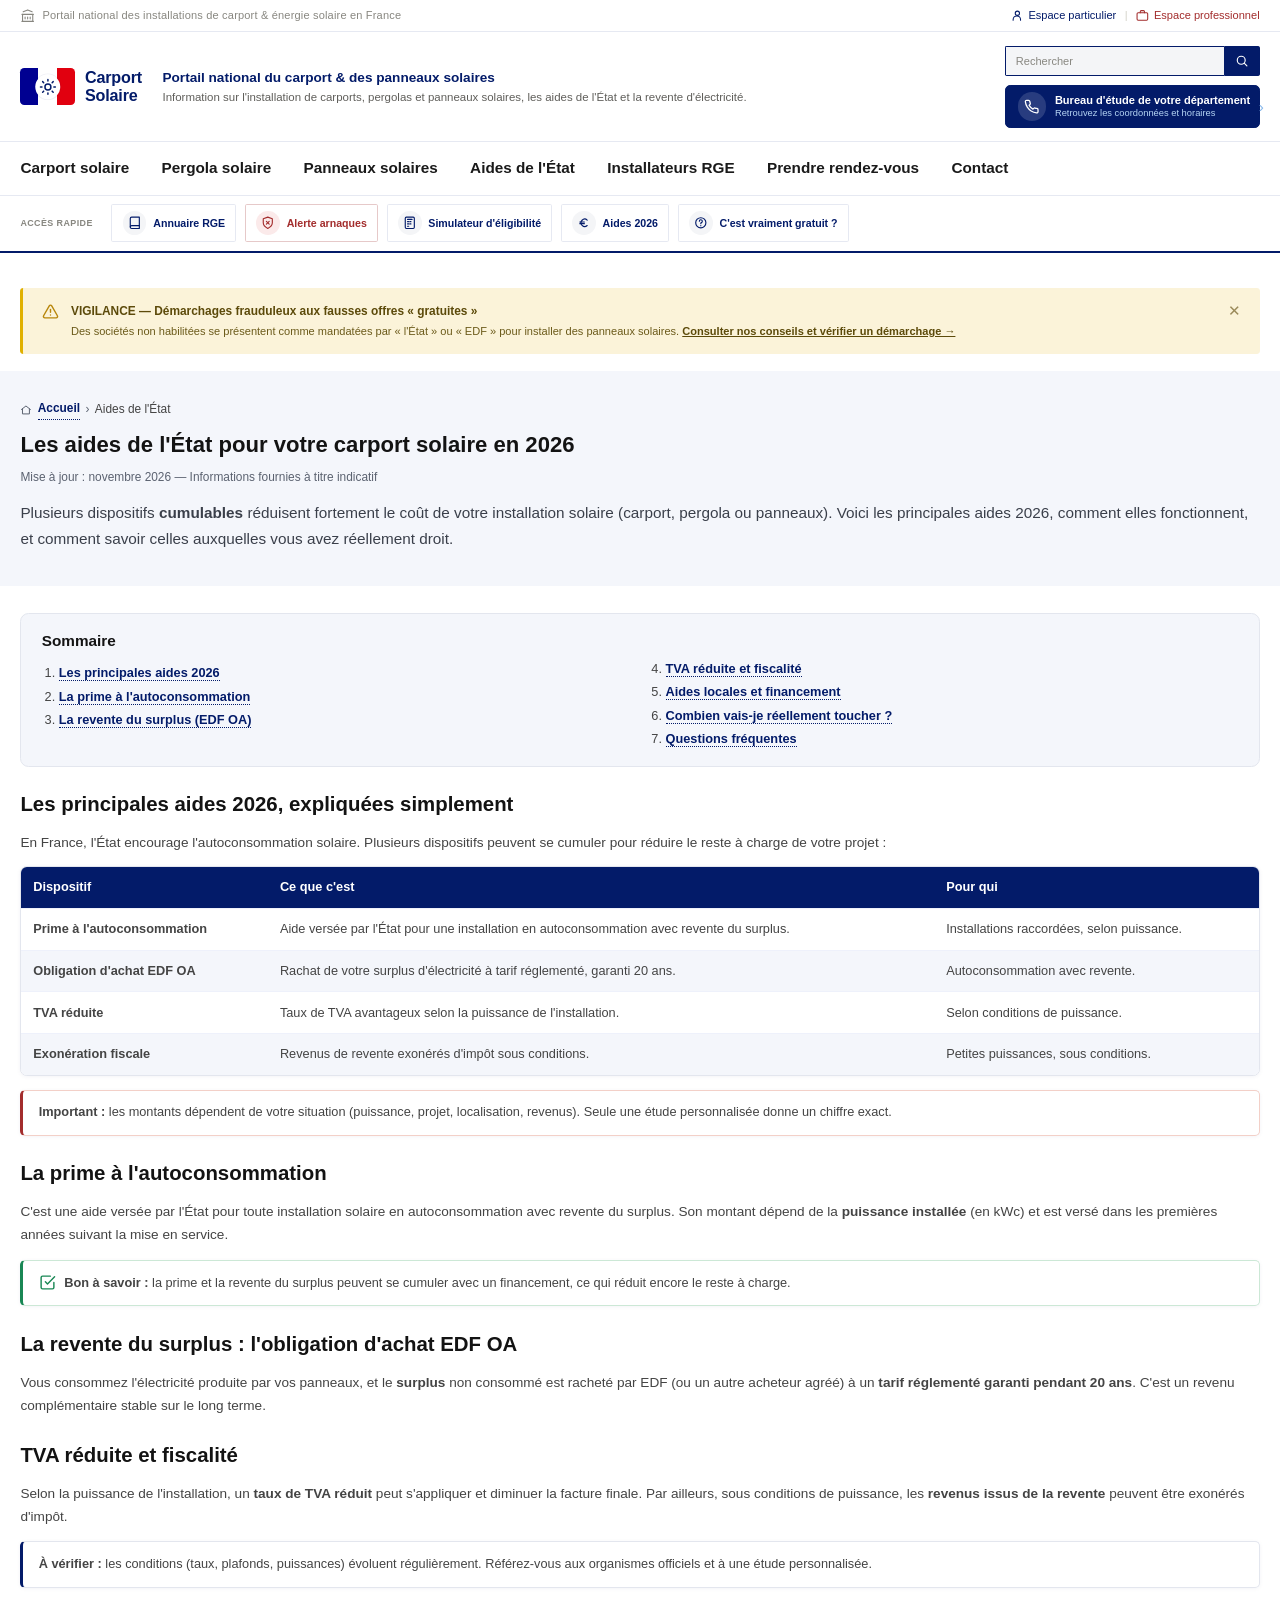
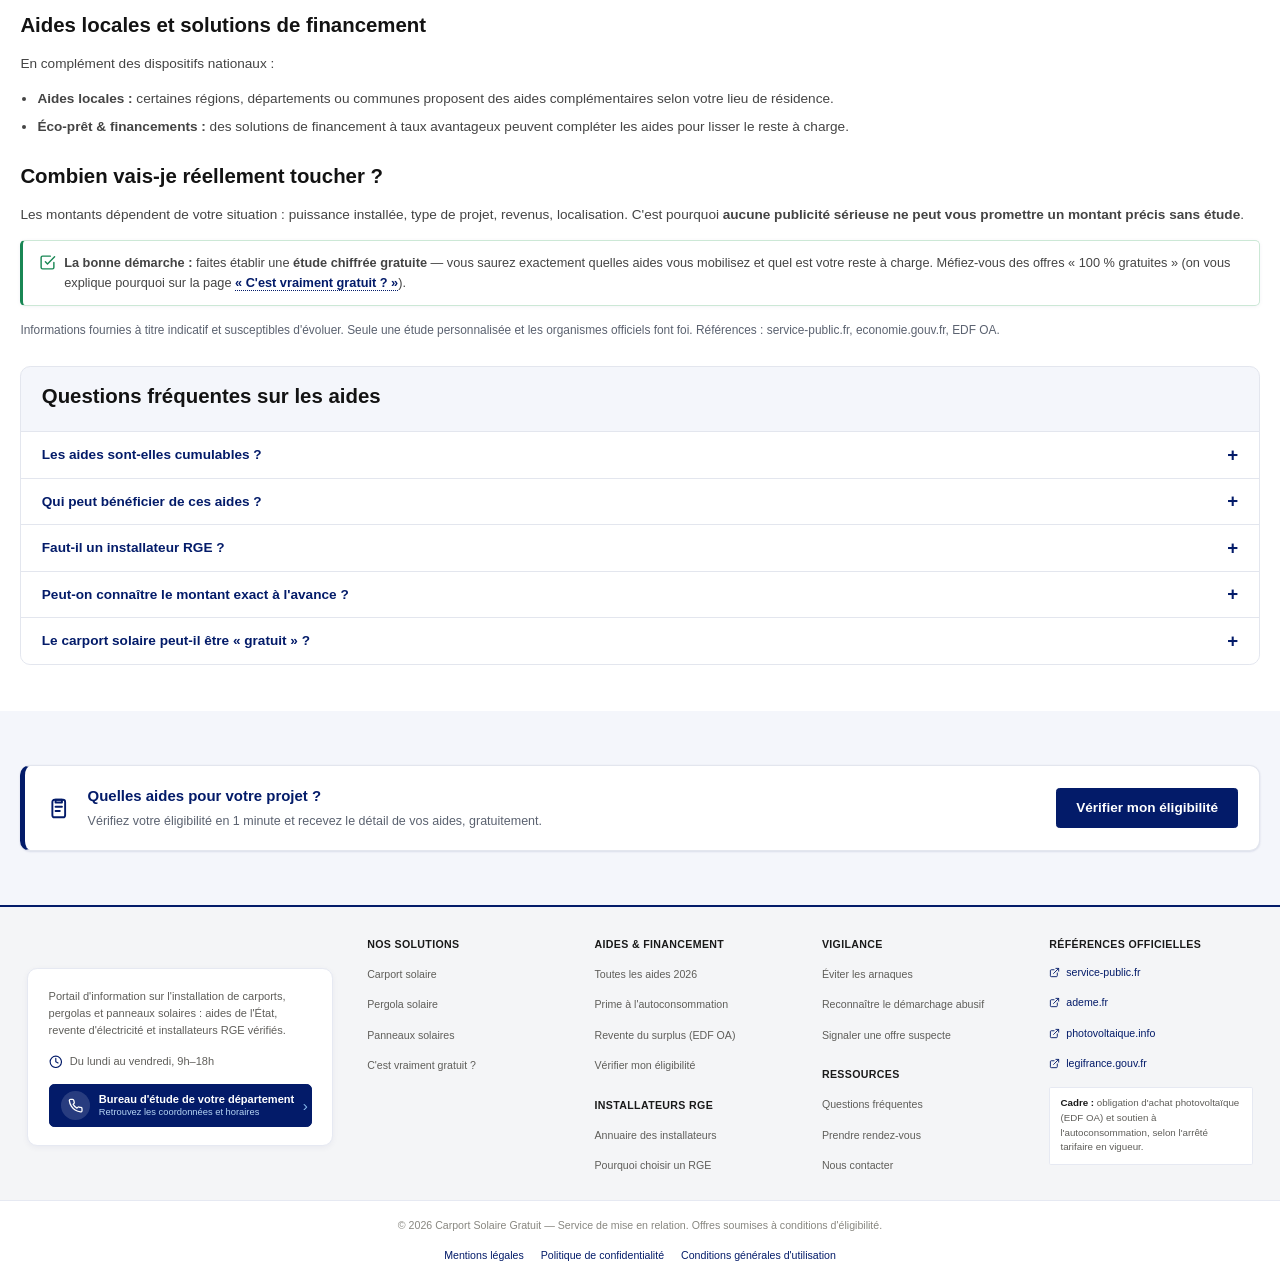
<file: aides.html>
<!DOCTYPE html>
<html lang="fr">
<head>
  <meta charset="UTF-8" />
  <meta name="viewport" content="width=device-width, initial-scale=1.0" />
  <title>Aides de l'État pour carport et panneaux solaires 2026 | France</title>
  <meta name="description" content="Toutes les aides 2026 pour votre carport ou vos panneaux solaires : prime à l'autoconsommation, obligation d'achat EDF OA, TVA réduite, exonération fiscale. Vérifiez votre éligibilité." />
  <meta name="robots" content="index, follow" />
  <link rel="canonical" href="https://carport-solaire-gratuit.fr/aides.html" />
  <meta property="og:title" content="Aides de l'État pour carport et panneaux solaires 2026 | France" />
  <meta property="og:description" content="Toutes les aides 2026 pour votre carport ou vos panneaux solaires : prime à l'autoconsommation, obligation d'achat EDF OA, TVA réduite, exonération fiscale. Vérifiez votre éligibilité." />
  <meta property="og:type" content="website" />
  <meta property="og:locale" content="fr_FR" />
  <meta property="og:url" content="https://carport-solaire-gratuit.fr/aides.html" />
  <link rel="icon" href="/favicon.ico" sizes="32x32" />
  <link rel="icon" href="/favicon.svg" type="image/svg+xml" />
  <link rel="apple-touch-icon" href="/apple-touch-icon.png" />
  <link rel="manifest" href="/site.webmanifest" />
  <meta name="theme-color" content="#031B69" />
  <link rel="stylesheet" href="styles.css" />
  <!-- Capture de la provenance du visiteur (1re page, persistée pour le formulaire) -->
  <script>(function(){try{if(sessionStorage.getItem("csg_src"))return;var p=new URLSearchParams(location.search),ref=document.referrer||"",src="Direct / inconnu",u=p.get("utm_source");if(u){src=u;}else if(ref){try{var h=new URL(ref).hostname.replace(/^www\./,"");if(h.indexOf("carport-solaire-gratuit.fr")>-1)src="Direct / inconnu";else if(h.indexOf("google")>-1)src="Google";else if(h.indexOf("bing")>-1)src="Bing";else if(h.indexOf("yahoo")>-1)src="Yahoo";else if(h.indexOf("duckduckgo")>-1)src="DuckDuckGo";else if(h.indexOf("qwant")>-1)src="Qwant";else if(h.indexOf("ecosia")>-1)src="Ecosia";else if(h.indexOf("facebook")>-1||h.indexOf("instagram")>-1||h.indexOf("t.co")>-1||h.indexOf("linkedin")>-1)src="Réseaux sociaux";else src=h;}catch(e){}}sessionStorage.setItem("csg_src",JSON.stringify({source:src,referent:ref||"(aucun)",arrivee:location.pathname+location.search,utm:[p.get("utm_source"),p.get("utm_medium"),p.get("utm_campaign")].filter(Boolean).join(" / ")}));}catch(e){}})();</script>
</head>
<body>
<input type="checkbox" id="nav-toggle" class="nav-toggle-cb" aria-hidden="true">
<svg xmlns="http://www.w3.org/2000/svg" style="position:absolute;width:0;height:0;overflow:hidden" aria-hidden="true"><symbol id="i-x" viewBox="0 0 24 24"><path d="M6 6l12 12M18 6L6 18"/></symbol><symbol id="i-sun" viewBox="0 0 24 24"><circle cx="12" cy="12" r="4"/><path d="M12 2v2M12 20v2M4.9 4.9l1.4 1.4M17.7 17.7l1.4 1.4M2 12h2M20 12h2M4.9 19.1l1.4-1.4M17.7 6.3l1.4-1.4"/></symbol><symbol id="i-check" viewBox="0 0 24 24"><path d="M20 6L9 17l-5-5"/></symbol><symbol id="i-check-circle" viewBox="0 0 24 24"><circle cx="12" cy="12" r="9"/><path d="M8.3 12.4l2.5 2.5 5-5"/></symbol><symbol id="i-euro" viewBox="0 0 24 24"><path d="M18 7.2A6.5 6.5 0 1 0 18 16.8"/><path d="M5 10.5h8M5 13.5h8"/></symbol><symbol id="i-car" viewBox="0 0 24 24"><path d="M3 13l2-5.2A2 2 0 0 1 6.9 6.5h10.2A2 2 0 0 1 19 7.8L21 13"/><path d="M3 13h18v4.5H3z"/><circle cx="7.5" cy="17.5" r="1.6"/><circle cx="16.5" cy="17.5" r="1.6"/></symbol><symbol id="i-chart" viewBox="0 0 24 24"><path d="M3 17l6-6 4 4 7-7"/><path d="M17 8h4v4"/></symbol><symbol id="i-clipboard" viewBox="0 0 24 24"><rect x="6" y="4.5" width="12" height="16.5" rx="2"/><path d="M9 4.5h6v2.5H9z"/><path d="M9 11h6M9 15h4"/></symbol><symbol id="i-pergola" viewBox="0 0 24 24"><path d="M3 9l9-5 9 5"/><path d="M5 9v11M19 9v11M3.5 20h17"/><path d="M5 9h14"/></symbol><symbol id="i-panel" viewBox="0 0 24 24"><rect x="3" y="4" width="18" height="12" rx="1"/><path d="M3 8h18M3 12h18M9 4v12M15 4v12M12 16v4M8.5 20h7"/></symbol><symbol id="i-pin" viewBox="0 0 24 24"><path d="M12 21s7-6.3 7-11a7 7 0 1 0-14 0c0 4.7 7 11 7 11z"/><circle cx="12" cy="10" r="2.5"/></symbol><symbol id="i-phone" viewBox="0 0 24 24"><path d="M5 4h3l1.8 4.6-2 1.4a11 11 0 0 0 5.2 5.2l1.4-2L19 19v3a1 1 0 0 1-1 1A16 16 0 0 1 4 7a1 1 0 0 1 1-1z"/></symbol><symbol id="i-link" viewBox="0 0 24 24"><path d="M14 4h6v6"/><path d="M20 4l-9 9"/><path d="M18 14v5a1 1 0 0 1-1 1H5a1 1 0 0 1-1-1V7a1 1 0 0 1 1-1h5"/></symbol><symbol id="i-shield" viewBox="0 0 24 24"><path d="M12 3l7 3v6c0 4.5-3 7.6-7 9-4-1.4-7-4.5-7-9V6z"/></symbol><symbol id="i-help" viewBox="0 0 24 24"><circle cx="12" cy="12" r="9"/><path d="M9.5 9.3a2.6 2.6 0 1 1 3.6 2.4c-.9.4-1.1 1-1.1 1.8"/><path d="M12 17h.01"/></symbol><symbol id="i-search" viewBox="0 0 24 24"><circle cx="11" cy="11" r="7"/><path d="M21 21l-4.3-4.3"/></symbol><symbol id="i-calendar" viewBox="0 0 24 24"><rect x="4" y="5" width="16" height="16" rx="2"/><path d="M4 9.5h16M8 3v4M16 3v4"/></symbol><symbol id="i-lock" viewBox="0 0 24 24"><rect x="5" y="11" width="14" height="9" rx="2"/><path d="M8 11V8a4 4 0 0 1 8 0v3"/></symbol><symbol id="i-star" viewBox="0 0 24 24"><path d="M12 3l2.9 5.9 6.5.9-4.7 4.6 1.1 6.5L12 18.8 6.2 21.9l1.1-6.5L2.6 10.7l6.5-.9z"/></symbol><symbol id="i-home" viewBox="0 0 24 24"><path d="M3 11l9-7 9 7"/><path d="M5 10v10h14V10"/></symbol><symbol id="i-alert" viewBox="0 0 24 24"><path d="M12 3.5l9 16.5H3z"/><path d="M12 10v4.2"/><path d="M12 17.3h.01"/></symbol></svg>
  <!-- EN-TÊTE PORTAIL -->
  <div class="pf-desktop">
    <div class="pf-gouvbar-wrap"><div class="pf-gouvbar">
      <span class="pf-gouvbar-left">
        <svg class="pf-gouvbar-icon" viewBox="0 0 24 24" width="18" height="18" fill="none" stroke="currentColor" stroke-width="1.7" stroke-linecap="round" stroke-linejoin="round" aria-hidden="true"><path d="M3 21h18"/><path d="M3 10h18"/><path d="M5 6l7-3 7 3"/><path d="M4 10v11"/><path d="M20 10v11"/><path d="M8 14v3"/><path d="M12 14v3"/><path d="M16 14v3"/></svg>
        <span class="pf-gouvbar-text-left">Portail national des installations de carport &amp; énergie solaire en France</span>
      </span>
      <span class="pf-gouvbar-links">
        <a href="espace.html#particulier" class="pf-util-link"><svg viewBox="0 0 24 24" width="15" height="15" fill="none" stroke="currentColor" stroke-width="2" stroke-linecap="round" stroke-linejoin="round" aria-hidden="true"><circle cx="12" cy="8" r="4"/><path d="M4 21v-1a7 7 0 0 1 14 0v1"/></svg>Espace particulier</a>
        <span class="pf-gouvbar-divider">|</span>
        <a href="espace.html#professionnel" class="pf-util-link pf-util-link-pro"><svg viewBox="0 0 24 24" width="15" height="15" fill="none" stroke="currentColor" stroke-width="2" stroke-linecap="round" stroke-linejoin="round" aria-hidden="true"><rect x="2" y="7" width="20" height="14" rx="2"/><path d="M8 7V5a2 2 0 0 1 2-2h4a2 2 0 0 1 2 2v2"/></svg>Espace professionnel</a>
      </span>
    </div></div>

    <div class="pf-id-wrap"><div class="pf-id">
      <a href="index.html" class="pf-logo-link">
        <span class="pf-logo-mark"><svg viewBox="0 0 24 24" fill="none" stroke="currentColor" stroke-width="2" stroke-linecap="round" stroke-linejoin="round" aria-hidden="true"><circle cx="12" cy="12" r="4"/><path d="M12 2v2M12 20v2M4.9 4.9l1.4 1.4M17.7 17.7l1.4 1.4M2 12h2M20 12h2M4.9 19.1l1.4-1.4M17.7 6.3l1.4-1.4"/></svg></span>
        <span class="pf-logo-wm"><span class="pf-logo-wm-1">Carport</span><span class="pf-logo-wm-1">Solaire</span></span>
      </a>
      <div class="pf-id-text">
        <span class="pf-id-title">Portail national du carport &amp; des panneaux solaires</span>
        <span class="pf-id-sub">Information sur l'installation de carports, pergolas et panneaux solaires, les aides de l'État et la revente d'électricité.</span>
      </div>
      <div class="pf-id-utils">
        <form class="pf-search" role="search" onsubmit="return pfSearch(this)">
          <input type="search" name="q" placeholder="Rechercher" aria-label="Rechercher sur le site">
          <button type="submit" aria-label="Rechercher"><svg viewBox="0 0 24 24" width="16" height="16" fill="none" stroke="currentColor" stroke-width="2" stroke-linecap="round" stroke-linejoin="round" aria-hidden="true"><circle cx="11" cy="11" r="7"/><path d="M21 21l-4.3-4.3"/></svg></button>
        </form>
        <a class="contact-cta" href="contact.html"><span class="cc-ico"><svg viewBox="0 0 24 24" fill="none" stroke="currentColor" stroke-width="2" stroke-linecap="round" stroke-linejoin="round" aria-hidden="true"><path d="M22 16.92v3a2 2 0 0 1-2.18 2 19.8 19.8 0 0 1-8.63-3.07 19.5 19.5 0 0 1-6-6 19.8 19.8 0 0 1-3.07-8.67A2 2 0 0 1 4.11 2h3a2 2 0 0 1 2 1.72c.13.96.36 1.9.7 2.81a2 2 0 0 1-.45 2.11L8.09 9.91a16 16 0 0 0 6 6l1.27-1.27a2 2 0 0 1 2.11-.45c.9.34 1.85.57 2.81.7A2 2 0 0 1 22 16.92z"/></svg></span><span class="cc-txt"><span class="cc-title">Bureau d'étude de votre département</span><span class="cc-sub">Retrouvez les coordonnées et horaires</span></span><span class="cc-chev">›</span></a>
      </div>
    </div></div>

    <div class="pf-mainbar-wrap"><div class="pf-mainbar">
      <nav class="pf-nav" aria-label="Navigation principale"><ul class="pf-menu">
        <li class="pf-has-sub">
          <a href="index.html" class="pf-parent" role="button" aria-haspopup="true">Carport solaire</a>
          <ul class="pf-sub">
            <li><a href="index.html">Pourquoi un carport solaire</a></li>
            <li><a href="carport-solaire-gratuit-verite.html">C'est vraiment gratuit ?</a></li>
            <li><a href="index.html#simulateur">Vérifier mon éligibilité</a></li>
            <li><a href="index.html#faq">Questions fréquentes</a></li>
          </ul>
        </li>
        <li><a href="pergola-solaire.html">Pergola solaire</a></li>
        <li><a href="panneaux-solaires.html">Panneaux solaires</a></li>
        <li><a href="aides.html">Aides de l'État</a></li>
        <li><a href="annuaire-rge.html">Installateurs RGE</a></li>
        <li><a href="rendez-vous.html">Prendre rendez-vous</a></li>
        <li><a href="contact.html">Contact</a></li>
      </ul></nav>
    </div></div>

    <div class="pf-actions-wrap"><div class="pf-actions">
      <div class="pf-quick">
        <span class="pf-quick-label">Accès rapide</span>
        <a class="pf-card" href="annuaire-rge.html"><span class="pf-card-ico pf-card-ico-blue"><svg viewBox="0 0 24 24" width="16" height="16" fill="none" stroke="currentColor" stroke-width="2" stroke-linecap="round" stroke-linejoin="round" aria-hidden="true"><path d="M4 19.5A2.5 2.5 0 0 1 6.5 17H20"/><path d="M6.5 2H20v20H6.5A2.5 2.5 0 0 1 4 19.5v-15A2.5 2.5 0 0 1 6.5 2z"/></svg></span><span class="pf-card-title pf-blue">Annuaire RGE</span></a>
        <a class="pf-card pf-card-alert" href="demarchage.html"><span class="pf-card-ico pf-card-ico-red"><svg viewBox="0 0 24 24" width="16" height="16" fill="none" stroke="currentColor" stroke-width="2" stroke-linecap="round" stroke-linejoin="round" aria-hidden="true"><path d="M12 22s8-4 8-10V5l-8-3-8 3v7c0 6 8 10 8 10z"/><path d="M9.5 9.5l5 5"/><path d="M14.5 9.5l-5 5"/></svg></span><span class="pf-card-title pf-red">Alerte arnaques</span></a>
        <a class="pf-card" href="index.html#simulateur"><span class="pf-card-ico pf-card-ico-blue"><svg viewBox="0 0 24 24" width="16" height="16" fill="none" stroke="currentColor" stroke-width="2" stroke-linecap="round" stroke-linejoin="round" aria-hidden="true"><rect x="4" y="2" width="16" height="20" rx="2"/><line x1="8" y1="6" x2="16" y2="6"/><line x1="8" y1="10" x2="10" y2="10"/><line x1="12" y1="10" x2="14" y2="10"/><line x1="8" y1="14" x2="10" y2="14"/><line x1="12" y1="14" x2="14" y2="14"/><line x1="8" y1="18" x2="10" y2="18"/></svg></span><span class="pf-card-title pf-blue">Simulateur d'éligibilité</span></a>
        <a class="pf-card" href="aides.html"><span class="pf-card-ico pf-card-ico-blue"><svg viewBox="0 0 24 24" width="16" height="16" fill="none" stroke="currentColor" stroke-width="2" stroke-linecap="round" stroke-linejoin="round" aria-hidden="true"><path d="M18 7.2A6.5 6.5 0 1 0 18 16.8"/><path d="M5 10.5h8M5 13.5h8"/></svg></span><span class="pf-card-title pf-blue">Aides 2026</span></a>
        <a class="pf-card" href="carport-solaire-gratuit-verite.html"><span class="pf-card-ico pf-card-ico-blue"><svg viewBox="0 0 24 24" width="16" height="16" fill="none" stroke="currentColor" stroke-width="2" stroke-linecap="round" stroke-linejoin="round" aria-hidden="true"><circle cx="12" cy="12" r="9"/><path d="M9.5 9.3a2.6 2.6 0 1 1 3.6 2.4c-.9.4-1.1 1-1.1 1.8"/><path d="M12 17h.01"/></svg></span><span class="pf-card-title pf-blue">C'est vraiment gratuit ?</span></a>
      </div>
    </div></div>
  </div>

  <!-- EN-TÊTE MOBILE -->
  <div class="pfm-wrap">
    <div class="pfm-bar">
      <a href="index.html" class="pfm-id-link">
        <span class="pfm-logo-mark"><svg viewBox="0 0 24 24" fill="none" stroke="currentColor" stroke-width="2" stroke-linecap="round" stroke-linejoin="round" aria-hidden="true"><circle cx="12" cy="12" r="4"/><path d="M12 2v2M12 20v2M4.9 4.9l1.4 1.4M17.7 17.7l1.4 1.4M2 12h2M20 12h2M4.9 19.1l1.4-1.4M17.7 6.3l1.4-1.4"/></svg></span>
        <span class="pfm-id-txt"><span class="pfm-id-title">Carport Solaire</span></span>
      </a>
      <button class="pfm-burger" id="pfmBurger" aria-label="Ouvrir le menu" aria-expanded="false"><span></span><span></span><span></span></button>
    </div>
    <div class="pfm-panel" id="pfmPanel">
      <form class="pfm-search" role="search" onsubmit="return pfSearch(this)">
        <input type="search" name="q" placeholder="Rechercher sur le site" aria-label="Rechercher sur le site">
        <button type="submit" aria-label="Rechercher"><svg viewBox="0 0 24 24" width="18" height="18" fill="none" stroke="currentColor" stroke-width="2" stroke-linecap="round" stroke-linejoin="round" aria-hidden="true"><circle cx="11" cy="11" r="7"/><path d="M21 21l-4.3-4.3"/></svg></button>
      </form>
      <div class="pfm-quick">
        <a class="pfm-quick-card" href="annuaire-rge.html"><span class="pfm-quick-ico pfm-quick-ico-blue"><svg viewBox="0 0 24 24" width="16" height="16" fill="none" stroke="currentColor" stroke-width="2" stroke-linecap="round" stroke-linejoin="round" aria-hidden="true"><path d="M4 19.5A2.5 2.5 0 0 1 6.5 17H20"/><path d="M6.5 2H20v20H6.5A2.5 2.5 0 0 1 4 19.5v-15A2.5 2.5 0 0 1 6.5 2z"/></svg></span>Annuaire RGE</a>
        <a class="pfm-quick-card pfm-quick-card-alert" href="demarchage.html"><span class="pfm-quick-ico pfm-quick-ico-red"><svg viewBox="0 0 24 24" width="16" height="16" fill="none" stroke="currentColor" stroke-width="2" stroke-linecap="round" stroke-linejoin="round" aria-hidden="true"><path d="M12 22s8-4 8-10V5l-8-3-8 3v7c0 6 8 10 8 10z"/><path d="M9.5 9.5l5 5"/><path d="M14.5 9.5l-5 5"/></svg></span>Alerte arnaques</a>
        <a class="pfm-quick-card" href="index.html#simulateur"><span class="pfm-quick-ico pfm-quick-ico-blue"><svg viewBox="0 0 24 24" width="16" height="16" fill="none" stroke="currentColor" stroke-width="2" stroke-linecap="round" stroke-linejoin="round" aria-hidden="true"><rect x="4" y="2" width="16" height="20" rx="2"/><line x1="8" y1="6" x2="16" y2="6"/><line x1="8" y1="10" x2="10" y2="10"/><line x1="8" y1="14" x2="10" y2="14"/><line x1="8" y1="18" x2="10" y2="18"/></svg></span>Simulateur</a>
        <a class="pfm-quick-card" href="aides.html"><span class="pfm-quick-ico pfm-quick-ico-blue"><svg viewBox="0 0 24 24" width="16" height="16" fill="none" stroke="currentColor" stroke-width="2" stroke-linecap="round" stroke-linejoin="round" aria-hidden="true"><path d="M18 7.2A6.5 6.5 0 1 0 18 16.8"/><path d="M5 10.5h8M5 13.5h8"/></svg></span>Aides 2026</a>
      </div>
      <nav class="pfm-nav">
        <div class="pfm-acc">
          <button class="pfm-acc-head" type="button">Carport solaire <span class="pfm-chev">▾</span></button>
          <div class="pfm-acc-body">
            <a href="index.html">Pourquoi un carport solaire</a>
            <a href="carport-solaire-gratuit-verite.html">C'est vraiment gratuit ?</a>
            <a href="index.html#simulateur">Vérifier mon éligibilité</a>
            <a href="index.html#faq">Questions fréquentes</a>
          </div>
        </div>
        <div class="pfm-acc"><a class="pfm-acc-head pfm-acc-link" href="pergola-solaire.html">Pergola solaire</a></div>
        <div class="pfm-acc"><a class="pfm-acc-head pfm-acc-link" href="panneaux-solaires.html">Panneaux solaires</a></div>
        <div class="pfm-acc"><a class="pfm-acc-head pfm-acc-link" href="aides.html">Aides de l'État</a></div>
        <div class="pfm-acc"><a class="pfm-acc-head pfm-acc-link" href="annuaire-rge.html">Installateurs RGE</a></div>
        <div class="pfm-acc"><a class="pfm-acc-head pfm-acc-link" href="rendez-vous.html">Prendre rendez-vous</a></div>
        <div class="pfm-acc"><a class="pfm-acc-head pfm-acc-link" href="contact.html">Contact</a></div>
      </nav>
      <div class="pfm-links">
        <a href="espace.html#particulier" class="pfm-util-link"><svg viewBox="0 0 24 24" width="16" height="16" fill="none" stroke="currentColor" stroke-width="2" stroke-linecap="round" stroke-linejoin="round" aria-hidden="true"><circle cx="12" cy="8" r="4"/><path d="M4 21v-1a7 7 0 0 1 14 0v1"/></svg>Espace particulier</a>
        <a href="espace.html#professionnel" class="pfm-util-link pfm-util-link-pro"><svg viewBox="0 0 24 24" width="16" height="16" fill="none" stroke="currentColor" stroke-width="2" stroke-linecap="round" stroke-linejoin="round" aria-hidden="true"><rect x="2" y="7" width="20" height="14" rx="2"/><path d="M8 7V5a2 2 0 0 1 2-2h4a2 2 0 0 1 2 2v2"/></svg>Espace professionnel</a>
      </div>
      <a class="pfm-cta" href="contact.html"><span class="pfm-cta-ico"><svg viewBox="0 0 24 24" fill="none" stroke="currentColor" stroke-width="2" stroke-linecap="round" stroke-linejoin="round" aria-hidden="true"><path d="M22 16.92v3a2 2 0 0 1-2.18 2 19.8 19.8 0 0 1-8.63-3.07 19.5 19.5 0 0 1-6-6 19.8 19.8 0 0 1-3.07-8.67A2 2 0 0 1 4.11 2h3a2 2 0 0 1 2 1.72c.13.96.36 1.9.7 2.81a2 2 0 0 1-.45 2.11L8.09 9.91a16 16 0 0 0 6 6l1.27-1.27a2 2 0 0 1 2.11-.45c.9.34 1.85.57 2.81.7A2 2 0 0 1 22 16.92z"/></svg></span><span class="pfm-cta-txt"><span class="pfm-cta-title">Bureau d'étude de votre département</span><span class="pfm-cta-sub">Retrouvez les coordonnées et horaires</span></span></a>
    </div>
  </div>

  <script>
  (function(){
    var b=document.getElementById("pfmBurger"), p=document.getElementById("pfmPanel");
    if(b&&p){b.addEventListener("click",function(){var o=p.classList.toggle("is-open");b.classList.toggle("is-open",o);b.setAttribute("aria-expanded",o?"true":"false");b.setAttribute("aria-label",o?"Fermer le menu":"Ouvrir le menu");});}
    document.querySelectorAll(".pfm-acc-head").forEach(function(h){if(h.tagName==="BUTTON"){h.addEventListener("click",function(){h.parentElement.classList.toggle("is-open");});}});
    document.querySelectorAll(".pf-parent").forEach(function(l){l.addEventListener("click",function(e){e.preventDefault();});});
  })();
  function pfSearch(f){var q=((f.q&&f.q.value)||"").trim();if(q){window.location.href="https://www.google.com/search?q="+encodeURIComponent("site:carport-solaire-gratuit.fr "+q);}return false;}
  </script>

  <div class="pf-alerte-bar"><div class="pf-alerte-wrap">
    <div class="pf-alerte" id="pf-alerte-demarchage">
      <span class="pf-alerte-icone"><svg viewBox="0 0 24 24" fill="none" stroke="currentColor" stroke-width="2" stroke-linecap="round" stroke-linejoin="round" aria-hidden="true"><path d="m21.73 18-8-14a2 2 0 0 0-3.48 0l-8 14A2 2 0 0 0 4 21h16a2 2 0 0 0 1.73-3Z"/><line x1="12" y1="9" x2="12" y2="13"/><line x1="12" y1="17" x2="12.01" y2="17"/></svg></span>
      <div class="pf-alerte-texte">
        <div class="pf-alerte-titre">VIGILANCE — Démarchages frauduleux aux fausses offres « gratuites »</div>
        <div class="pf-alerte-sous">Des sociétés non habilitées se présentent comme mandatées par « l'État » ou « EDF » pour installer des panneaux solaires. <a href="demarchage.html">Consulter nos conseils et vérifier un démarchage →</a></div>
      </div>
      <span class="pf-alerte-close" onclick="document.getElementById('pf-alerte-demarchage').style.display='none'">✕</span>
    </div>
  </div></div>
  <!-- EN-TÊTE ARTICLE -->
  <section class="art-hero">
    <div class="art-wrap">
      <nav class="art-breadcrumb" aria-label="Fil d'Ariane">
        <svg class="bc-ico" viewBox="0 0 24 24" fill="none" stroke="currentColor" stroke-width="2" stroke-linecap="round" stroke-linejoin="round" aria-hidden="true"><path d="M3 11l9-7 9 7"/><path d="M5 10v10h14V10"/></svg>
        <a href="index.html">Accueil</a><span class="bc-sep">›</span><span>Aides de l'État</span>
      </nav>
      <h1 class="art-h1">Les aides de l'État pour votre carport solaire en 2026</h1>
      <p class="art-maj">Mise à jour : novembre 2026 — Informations fournies à titre indicatif</p>
      <div class="art-lead">
        <p>Plusieurs dispositifs <strong>cumulables</strong> réduisent fortement le coût de votre installation solaire (carport, pergola ou panneaux). Voici les principales aides 2026, comment elles fonctionnent, et comment savoir celles auxquelles vous avez réellement droit.</p>
      </div>
    </div>
  </section>

  <!-- CORPS DE L'ARTICLE -->
  <div class="art">
    <section class="art-toc" aria-label="Sommaire">
      <h2 id="sommaire">Sommaire</h2>
      <ol>
        <li><a href="#principales-aides">Les principales aides 2026</a></li>
        <li><a href="#prime-auto">La prime à l'autoconsommation</a></li>
        <li><a href="#edf-oa">La revente du surplus (EDF OA)</a></li>
        <li><a href="#tva">TVA réduite et fiscalité</a></li>
        <li><a href="#aides-locales">Aides locales et financement</a></li>
        <li><a href="#combien">Combien vais-je réellement toucher ?</a></li>
        <li><a href="#faq-aides">Questions fréquentes</a></li>
      </ol>
    </section>

    <section>
      <h2 id="principales-aides">Les principales aides 2026, expliquées simplement</h2>
      <p>En France, l'État encourage l'autoconsommation solaire. Plusieurs dispositifs peuvent se cumuler pour réduire le reste à charge de votre projet&nbsp;:</p>
      <div class="art-table-wrap" role="region" aria-label="Tableau des aides" tabindex="0">
        <table class="art-table">
          <thead><tr><th>Dispositif</th><th>Ce que c'est</th><th>Pour qui</th></tr></thead>
          <tbody>
            <tr><td><strong>Prime à l'autoconsommation</strong></td><td>Aide versée par l'État pour une installation en autoconsommation avec revente du surplus.</td><td>Installations raccordées, selon puissance.</td></tr>
            <tr><td><strong>Obligation d'achat EDF OA</strong></td><td>Rachat de votre surplus d'électricité à tarif réglementé, garanti 20 ans.</td><td>Autoconsommation avec revente.</td></tr>
            <tr><td><strong>TVA réduite</strong></td><td>Taux de TVA avantageux selon la puissance de l'installation.</td><td>Selon conditions de puissance.</td></tr>
            <tr><td><strong>Exonération fiscale</strong></td><td>Revenus de revente exonérés d'impôt sous conditions.</td><td>Petites puissances, sous conditions.</td></tr>
          </tbody>
        </table>
      </div>
      <div class="art-box art-box--important">
        <strong>Important&nbsp;:</strong> les montants dépendent de votre situation (puissance, projet, localisation, revenus). Seule une étude personnalisée donne un chiffre exact.
      </div>
    </section>

    <section>
      <h2 id="prime-auto">La prime à l'autoconsommation</h2>
      <p>C'est une aide versée par l'État pour toute installation solaire en autoconsommation avec revente du surplus. Son montant dépend de la <strong>puissance installée</strong> (en kWc) et est versé dans les premières années suivant la mise en service.</p>
      <div class="art-box art-box--good">
        <span class="bx-ico" aria-hidden="true"><svg viewBox="0 0 24 24" fill="none" stroke="currentColor" stroke-width="2" stroke-linecap="round" stroke-linejoin="round"><path d="M9 11l3 3L22 4"/><path d="M21 12v7a2 2 0 0 1-2 2H5a2 2 0 0 1-2-2V5a2 2 0 0 1 2-2h11"/></svg></span>
        <div><strong>Bon à savoir&nbsp;:</strong> la prime et la revente du surplus peuvent se cumuler avec un financement, ce qui réduit encore le reste à charge.</div>
      </div>
    </section>

    <section>
      <h2 id="edf-oa">La revente du surplus&nbsp;: l'obligation d'achat EDF OA</h2>
      <p>Vous consommez l'électricité produite par vos panneaux, et le <strong>surplus</strong> non consommé est racheté par EDF (ou un autre acheteur agréé) à un <strong>tarif réglementé garanti pendant 20 ans</strong>. C'est un revenu complémentaire stable sur le long terme.</p>
    </section>

    <section>
      <h2 id="tva">TVA réduite et fiscalité</h2>
      <p>Selon la puissance de l'installation, un <strong>taux de TVA réduit</strong> peut s'appliquer et diminuer la facture finale. Par ailleurs, sous conditions de puissance, les <strong>revenus issus de la revente</strong> peuvent être exonérés d'impôt.</p>
      <div class="art-box">
        <strong>À vérifier&nbsp;:</strong> les conditions (taux, plafonds, puissances) évoluent régulièrement. Référez-vous aux organismes officiels et à une étude personnalisée.
      </div>
    </section>

    <section>
      <h2 id="aides-locales">Aides locales et solutions de financement</h2>
      <p>En complément des dispositifs nationaux&nbsp;:</p>
      <ul>
        <li><strong>Aides locales&nbsp;:</strong> certaines régions, départements ou communes proposent des aides complémentaires selon votre lieu de résidence.</li>
        <li><strong>Éco-prêt &amp; financements&nbsp;:</strong> des solutions de financement à taux avantageux peuvent compléter les aides pour lisser le reste à charge.</li>
      </ul>
    </section>

    <section>
      <h2 id="combien">Combien vais-je réellement toucher ?</h2>
      <p>Les montants dépendent de votre situation&nbsp;: puissance installée, type de projet, revenus, localisation. C'est pourquoi <strong>aucune publicité sérieuse ne peut vous promettre un montant précis sans étude</strong>.</p>
      <div class="art-box art-box--good">
        <span class="bx-ico" aria-hidden="true"><svg viewBox="0 0 24 24" fill="none" stroke="currentColor" stroke-width="2" stroke-linecap="round" stroke-linejoin="round"><path d="M9 11l3 3L22 4"/><path d="M21 12v7a2 2 0 0 1-2 2H5a2 2 0 0 1-2-2V5a2 2 0 0 1 2-2h11"/></svg></span>
        <div><strong>La bonne démarche&nbsp;:</strong> faites établir une <strong>étude chiffrée gratuite</strong> — vous saurez exactement quelles aides vous mobilisez et quel est votre reste à charge. Méfiez-vous des offres «&nbsp;100&nbsp;% gratuites&nbsp;» (on vous explique pourquoi sur la page <a href="carport-solaire-gratuit-verite.html">«&nbsp;C'est vraiment gratuit ?&nbsp;»</a>).</div>
      </div>
      <p style="font-size:14px;color:var(--muted)">Informations fournies à titre indicatif et susceptibles d'évoluer. Seule une étude personnalisée et les organismes officiels font foi. Références&nbsp;: service-public.fr, economie.gouv.fr, EDF OA.</p>
    </section>

    <section class="art-faq" id="faq-aides" aria-label="Questions fréquentes sur les aides">
      <h2 class="art-faq-title">Questions fréquentes sur les aides</h2>
      <details class="art-faq-item">
        <summary>Les aides sont-elles cumulables&nbsp;?</summary>
        <div class="art-faq-ans">Oui, plusieurs dispositifs se cumulent généralement&nbsp;: prime à l'autoconsommation, revente du surplus (EDF OA), TVA réduite et, selon les cas, aides locales. Le cumul exact dépend de votre projet et de sa puissance.</div>
      </details>
      <details class="art-faq-item">
        <summary>Qui peut bénéficier de ces aides&nbsp;?</summary>
        <div class="art-faq-ans">Les particuliers (et certains professionnels) qui installent une solution solaire en autoconsommation avec revente du surplus, réalisée par un installateur certifié <strong>RGE</strong> — condition souvent indispensable pour mobiliser les aides.</div>
      </details>
      <details class="art-faq-item">
        <summary>Faut-il un installateur RGE&nbsp;?</summary>
        <div class="art-faq-ans">Oui, le recours à un installateur <strong>RGE (Reconnu Garant de l'Environnement)</strong> est généralement requis pour bénéficier des aides de l'État. Vous en trouverez près de chez vous dans notre <a href="annuaire-rge.html">annuaire des installateurs RGE</a>.</div>
      </details>
      <details class="art-faq-item">
        <summary>Peut-on connaître le montant exact à l'avance&nbsp;?</summary>
        <div class="art-faq-ans">Pas sans étude&nbsp;: le montant dépend de la puissance, du projet et de votre situation. Une <a href="index.html#simulateur">vérification d'éligibilité gratuite</a> donne une estimation personnalisée.</div>
      </details>
      <details class="art-faq-item">
        <summary>Le carport solaire peut-il être «&nbsp;gratuit&nbsp;»&nbsp;?</summary>
        <div class="art-faq-ans">Totalement gratuit, non. Mais le reste à charge peut être fortement réduit (parfois proche de 0&nbsp;€) grâce au cumul des aides, de la revente du surplus et du financement. Détails sur la page <a href="carport-solaire-gratuit-verite.html">«&nbsp;C'est vraiment gratuit ?&nbsp;»</a>.</div>
      </details>
    </section>
  </div>

  <!-- Données structurées : fil d'Ariane, article, FAQ -->
  <script type="application/ld+json">{"@context":"https://schema.org","@type":"BreadcrumbList","itemListElement":[{"@type":"ListItem","position":1,"name":"Accueil","item":"https://carport-solaire-gratuit.fr/"},{"@type":"ListItem","position":2,"name":"Aides de l'État","item":"https://carport-solaire-gratuit.fr/aides.html"}]}</script>
  <script type="application/ld+json">{"@context":"https://schema.org","@type":"Article","headline":"Les aides de l'État pour votre carport solaire en 2026","description":"Prime à l'autoconsommation, obligation d'achat EDF OA, TVA réduite, exonération fiscale et aides locales : le guide 2026 des aides pour votre carport ou vos panneaux solaires.","inLanguage":"fr-FR","author":{"@type":"Organization","name":"Carport Solaire Gratuit","url":"https://carport-solaire-gratuit.fr/"},"publisher":{"@type":"Organization","name":"Carport Solaire Gratuit","url":"https://carport-solaire-gratuit.fr/"},"mainEntityOfPage":{"@type":"WebPage","@id":"https://carport-solaire-gratuit.fr/aides.html"}}</script>
  <script type="application/ld+json">{"@context":"https://schema.org","@type":"FAQPage","mainEntity":[{"@type":"Question","name":"Les aides sont-elles cumulables ?","acceptedAnswer":{"@type":"Answer","text":"Oui, plusieurs dispositifs se cumulent généralement : prime à l'autoconsommation, revente du surplus (EDF OA), TVA réduite et, selon les cas, aides locales. Le cumul exact dépend de votre projet et de sa puissance."}},{"@type":"Question","name":"Qui peut bénéficier de ces aides ?","acceptedAnswer":{"@type":"Answer","text":"Les particuliers et certains professionnels qui installent une solution solaire en autoconsommation avec revente du surplus, réalisée par un installateur certifié RGE."}},{"@type":"Question","name":"Faut-il un installateur RGE ?","acceptedAnswer":{"@type":"Answer","text":"Oui, le recours à un installateur RGE (Reconnu Garant de l'Environnement) est généralement requis pour bénéficier des aides de l'État."}},{"@type":"Question","name":"Peut-on connaître le montant exact à l'avance ?","acceptedAnswer":{"@type":"Answer","text":"Pas sans étude : le montant dépend de la puissance, du projet et de votre situation. Une vérification d'éligibilité gratuite donne une estimation personnalisée."}},{"@type":"Question","name":"Le carport solaire peut-il être gratuit ?","acceptedAnswer":{"@type":"Answer","text":"Totalement gratuit, non. Mais le reste à charge peut être fortement réduit grâce au cumul des aides, de la revente du surplus et du financement."}}]}</script>
  
  <section class="section section-alt"><div class="container">
    <div class="cta-band">
      <div class="cb-ico"><svg class="icon" aria-hidden="true"><use href="#i-clipboard"></use></svg></div>
      <div class="cb-text"><strong>Quelles aides pour votre projet ?</strong><span>Vérifiez votre éligibilité en 1 minute et recevez le détail de vos aides, gratuitement.</span></div>
      <a href="index.html#simulateur" class="btn btn-primary">Vérifier mon éligibilité</a>
    </div>
  </div></section>
  <!-- PIED DE PAGE PORTAIL -->
  <footer class="pf-footer">
    <div class="pf-footer-main">
      <div class="pf-footer-brand"><div class="pf-footer-card">
        <p class="pf-footer-mission">Portail d'information sur l'installation de carports, pergolas et panneaux solaires : aides de l'État, revente d'électricité et installateurs RGE vérifiés.</p>
        <ul class="pf-footer-contact">
          <li><svg viewBox="0 0 24 24" width="16" height="16" fill="none" stroke="currentColor" stroke-width="2" stroke-linecap="round" stroke-linejoin="round" aria-hidden="true"><circle cx="12" cy="12" r="10"/><path d="M12 6v6l4 2"/></svg><span>Du lundi au vendredi, 9h–18h</span></li>
        </ul>
        <a class="pf-footer-cta" href="contact.html">
          <span class="pf-footer-cta-ico"><svg viewBox="0 0 24 24" width="18" height="18" fill="none" stroke="currentColor" stroke-width="2" stroke-linecap="round" stroke-linejoin="round" aria-hidden="true"><path d="M22 16.92v3a2 2 0 0 1-2.18 2 19.8 19.8 0 0 1-8.63-3.07 19.5 19.5 0 0 1-6-6 19.8 19.8 0 0 1-3.07-8.67A2 2 0 0 1 4.11 2h3a2 2 0 0 1 2 1.72c.13.96.36 1.9.7 2.81a2 2 0 0 1-.45 2.11L8.09 9.91a16 16 0 0 0 6 6l1.27-1.27a2 2 0 0 1 2.11-.45c.9.34 1.85.57 2.81.7A2 2 0 0 1 22 16.92z"/></svg></span>
          <span class="pf-footer-cta-txt"><span class="pf-footer-cta-title">Bureau d'étude de votre département</span><span class="pf-footer-cta-sub">Retrouvez les coordonnées et horaires</span></span>
          <span class="pf-footer-cta-chev">›</span>
        </a>
      </div></div>

      <div class="pf-footer-cols">
        <div class="pf-footer-colwrap">
          <div class="pf-footer-col">
            <h3>Nos solutions</h3>
            <ul>
              <li><a href="index.html">Carport solaire</a></li>
              <li><a href="pergola-solaire.html">Pergola solaire</a></li>
              <li><a href="panneaux-solaires.html">Panneaux solaires</a></li>
              <li><a href="carport-solaire-gratuit-verite.html">C'est vraiment gratuit ?</a></li>
            </ul>
          </div>
        </div>

        <div class="pf-footer-colwrap">
          <div class="pf-footer-col">
            <h3>Aides &amp; financement</h3>
            <ul>
              <li><a href="aides.html">Toutes les aides 2026</a></li>
              <li><a href="aides.html">Prime à l'autoconsommation</a></li>
              <li><a href="aides.html">Revente du surplus (EDF OA)</a></li>
              <li><a href="index.html#simulateur">Vérifier mon éligibilité</a></li>
            </ul>
          </div>
          <div class="pf-footer-col">
            <h3>Installateurs RGE</h3>
            <ul>
              <li><a href="annuaire-rge.html">Annuaire des installateurs</a></li>
              <li><a href="annuaire-rge.html">Pourquoi choisir un RGE</a></li>
            </ul>
          </div>
        </div>

        <div class="pf-footer-colwrap">
          <div class="pf-footer-col">
            <h3>Vigilance</h3>
            <ul>
              <li><a href="demarchage.html">Éviter les arnaques</a></li>
              <li><a href="demarchage.html">Reconnaître le démarchage abusif</a></li>
              <li><a href="demarchage.html">Signaler une offre suspecte</a></li>
            </ul>
          </div>
          <div class="pf-footer-col">
            <h3>Ressources</h3>
            <ul>
              <li><a href="index.html#faq">Questions fréquentes</a></li>
              <li><a href="rendez-vous.html">Prendre rendez-vous</a></li>
              <li><a href="contact.html">Nous contacter</a></li>
            </ul>
          </div>
        </div>

        <div class="pf-footer-colwrap">
          <div class="pf-footer-col pf-footer-col-ref">
            <h3>Références officielles</h3>
            <ul>
              <li><a href="https://www.service-public.fr/" target="_blank" rel="noopener nofollow"><svg viewBox="0 0 24 24" width="13" height="13" fill="none" stroke="currentColor" stroke-width="2" stroke-linecap="round" stroke-linejoin="round" aria-hidden="true"><path d="M18 13v6a2 2 0 0 1-2 2H5a2 2 0 0 1-2-2V8a2 2 0 0 1 2-2h6"/><path d="M15 3h6v6"/><path d="M10 14 21 3"/></svg>service-public.fr</a></li>
              <li><a href="https://www.ademe.fr/" target="_blank" rel="noopener nofollow"><svg viewBox="0 0 24 24" width="13" height="13" fill="none" stroke="currentColor" stroke-width="2" stroke-linecap="round" stroke-linejoin="round" aria-hidden="true"><path d="M18 13v6a2 2 0 0 1-2 2H5a2 2 0 0 1-2-2V8a2 2 0 0 1 2-2h6"/><path d="M15 3h6v6"/><path d="M10 14 21 3"/></svg>ademe.fr</a></li>
              <li><a href="https://www.photovoltaique.info/" target="_blank" rel="noopener nofollow"><svg viewBox="0 0 24 24" width="13" height="13" fill="none" stroke="currentColor" stroke-width="2" stroke-linecap="round" stroke-linejoin="round" aria-hidden="true"><path d="M18 13v6a2 2 0 0 1-2 2H5a2 2 0 0 1-2-2V8a2 2 0 0 1 2-2h6"/><path d="M15 3h6v6"/><path d="M10 14 21 3"/></svg>photovoltaique.info</a></li>
              <li><a href="https://www.legifrance.gouv.fr/" target="_blank" rel="noopener nofollow"><svg viewBox="0 0 24 24" width="13" height="13" fill="none" stroke="currentColor" stroke-width="2" stroke-linecap="round" stroke-linejoin="round" aria-hidden="true"><path d="M18 13v6a2 2 0 0 1-2 2H5a2 2 0 0 1-2-2V8a2 2 0 0 1 2-2h6"/><path d="M15 3h6v6"/><path d="M10 14 21 3"/></svg>legifrance.gouv.fr</a></li>
            </ul>
            <div class="pf-footer-refbox">
              <strong>Cadre :</strong> obligation d'achat photovoltaïque (EDF OA) et soutien à l'autoconsommation, selon l'arrêté tarifaire en vigueur.
            </div>
          </div>
        </div>
      </div>
    </div>

    <div class="pf-footer-bottom"><div class="pf-footer-bottom-inner">
      <span class="pf-footer-copy">© 2026 Carport Solaire Gratuit — Service de mise en relation. Offres soumises à conditions d'éligibilité.</span>
      <ul class="pf-footer-legal">
        <li><a href="#" data-pf-open="mentions">Mentions légales</a></li>
        <li><a href="#" data-pf-open="rgpd">Politique de confidentialité</a></li>
        <li><a href="#" data-pf-open="cgu">Conditions générales d'utilisation</a></li>
      </ul>
    </div></div>
  </footer>

  <div class="pf-modal" id="pfLegal" hidden>
    <div class="pf-modal-overlay" data-pf-close></div>
    <div class="pf-modal-box" role="dialog" aria-modal="true">
      <button class="pf-modal-x" type="button" aria-label="Fermer" data-pf-close>×</button>
      <div id="pfLegalContent"></div>
    </div>
  </div>
  <script>
  (function(){
    var LEGAL={
      mentions:"<h3>Mentions légales</h3><p><strong>Éditeur du site :</strong> [Raison sociale] — [SIRET] — [Adresse].</p><p><strong>Directeur de la publication :</strong> [Nom].</p><p><strong>Hébergeur :</strong> [Nom de l'hébergeur, adresse].</p><p>Ce site est un service de mise en relation entre particuliers ou professionnels et des installateurs partenaires certifiés RGE. Les offres présentées sont soumises à conditions d'éligibilité.</p><p><em>À compléter avant la mise en ligne.</em></p>",
      rgpd:"<h3>Politique de confidentialité (RGPD)</h3><p>Les données transmises via le formulaire (nom, prénom, téléphone, email, code postal et informations sur votre projet) sont collectées dans le seul but de traiter votre demande d'étude et de vous recontacter.</p><h4>Base légale</h4><p>Votre consentement, recueilli lors de l'envoi du formulaire.</p><h4>Destinataires</h4><p>Nos conseillers et, le cas échéant, un installateur partenaire certifié RGE de votre région. Vos données ne sont jamais revendues à des tiers.</p><h4>Durée de conservation</h4><p>Vos données sont conservées [X mois] après le dernier contact, puis supprimées.</p><h4>Vos droits</h4><p>Vous disposez d'un droit d'accès, de rectification, d'effacement et d'opposition. Pour l'exercer : [email de contact]. Vous pouvez saisir la CNIL (cnil.fr).</p><p><em>À compléter avant la mise en ligne.</em></p>",
      cgu:"<h3>Conditions générales d'utilisation</h3><p>L'utilisation de ce site implique l'acceptation des présentes conditions.</p><h4>Objet</h4><p>Le site propose une information sur les installations solaires et un service gratuit de mise en relation avec des installateurs certifiés RGE.</p><h4>Service de mise en relation</h4><p>La demande d'étude est gratuite et sans engagement. Les devis, travaux et garanties relèvent exclusivement de l'installateur partenaire choisi.</p><h4>Responsabilité</h4><p>Les informations sont fournies à titre indicatif. Le montant des aides et la rentabilité dépendent de votre situation et des dispositifs en vigueur.</p><p><em>À compléter avant la mise en ligne.</em></p>"
    };
    var modal=document.getElementById("pfLegal"), box=document.getElementById("pfLegalContent");
    function open(k){ if(!LEGAL[k]||!modal)return; box.innerHTML=LEGAL[k]; modal.hidden=false; document.body.style.overflow="hidden"; }
    function close(){ if(!modal)return; modal.hidden=true; document.body.style.overflow=""; }
    document.querySelectorAll("[data-pf-open]").forEach(function(el){ el.addEventListener("click",function(e){ e.preventDefault(); open(el.getAttribute("data-pf-open")); }); });
    modal&&modal.querySelectorAll("[data-pf-close]").forEach(function(el){ el.addEventListener("click",close); });
    document.addEventListener("keydown",function(e){ if(e.key==="Escape")close(); });
  })();
  </script>

  <script>document.getElementById("year").textContent = new Date().getFullYear();</script>
</body>
</html>
</file>
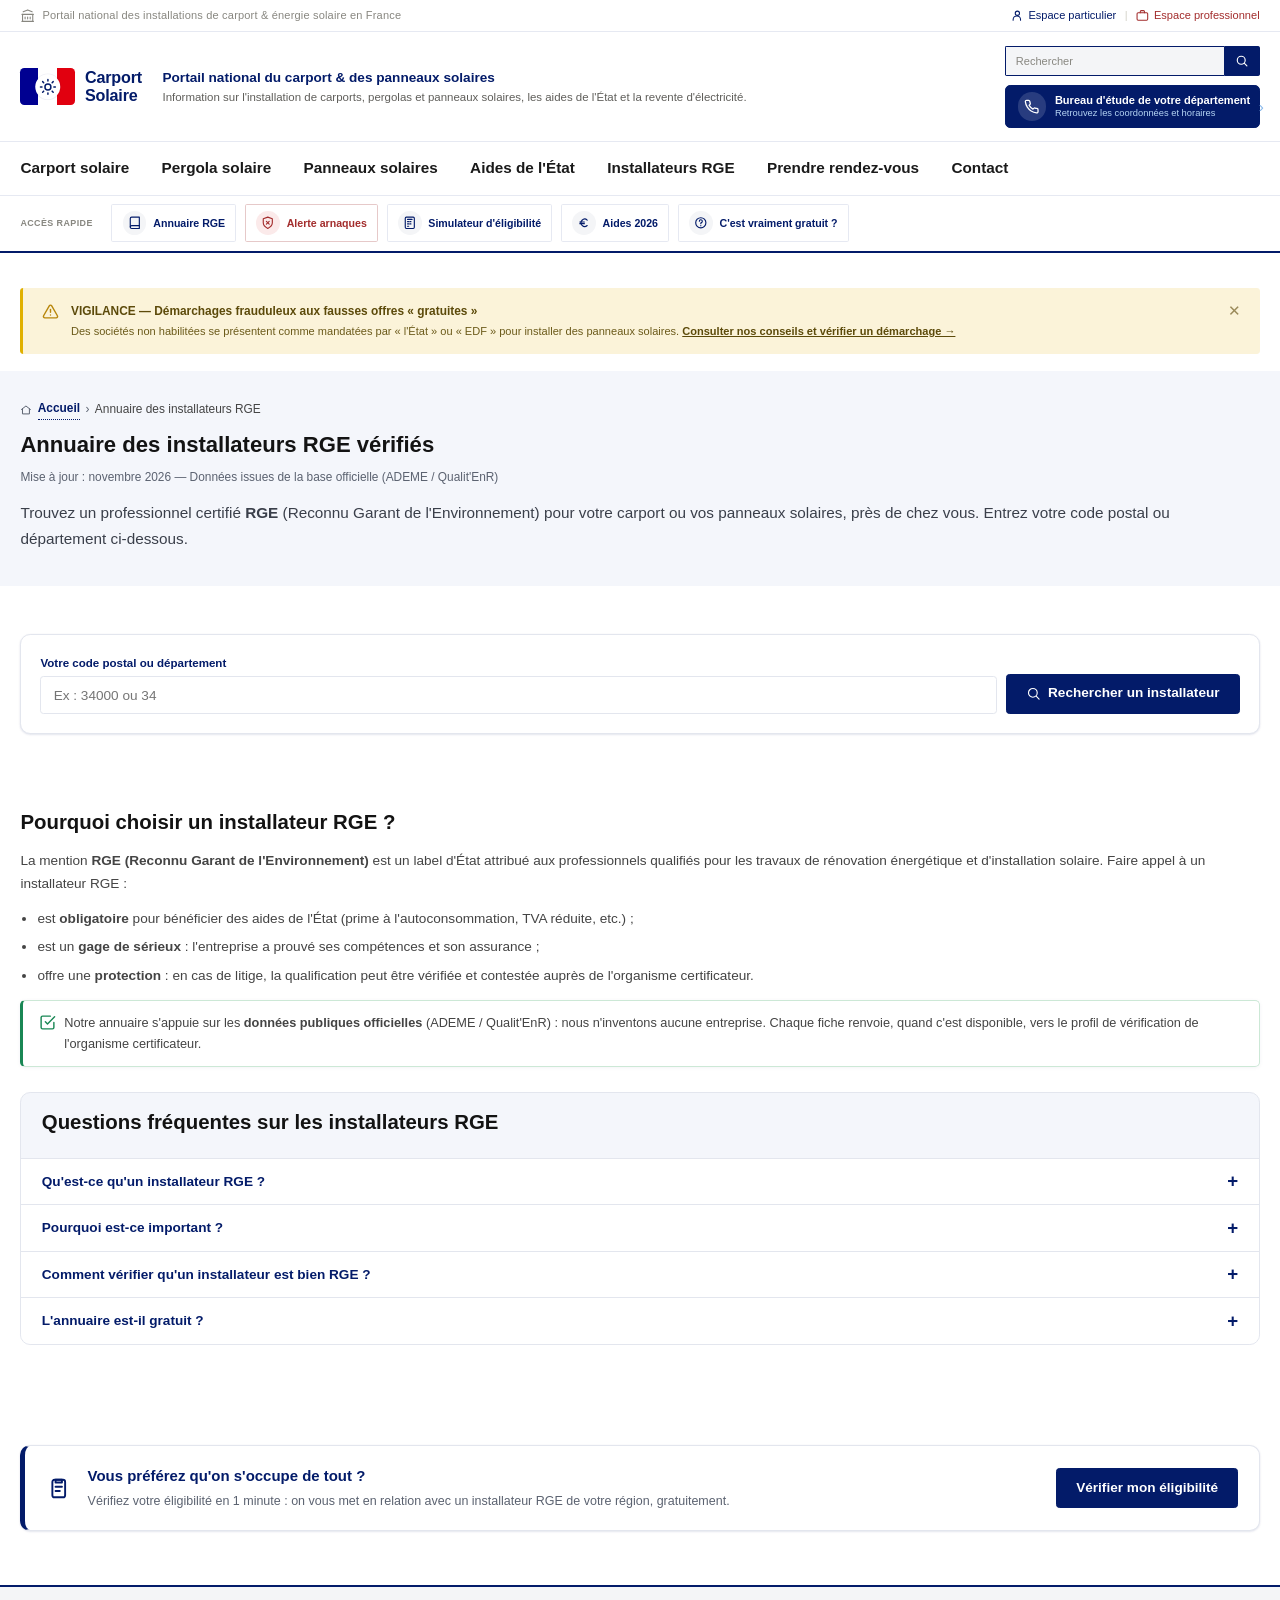
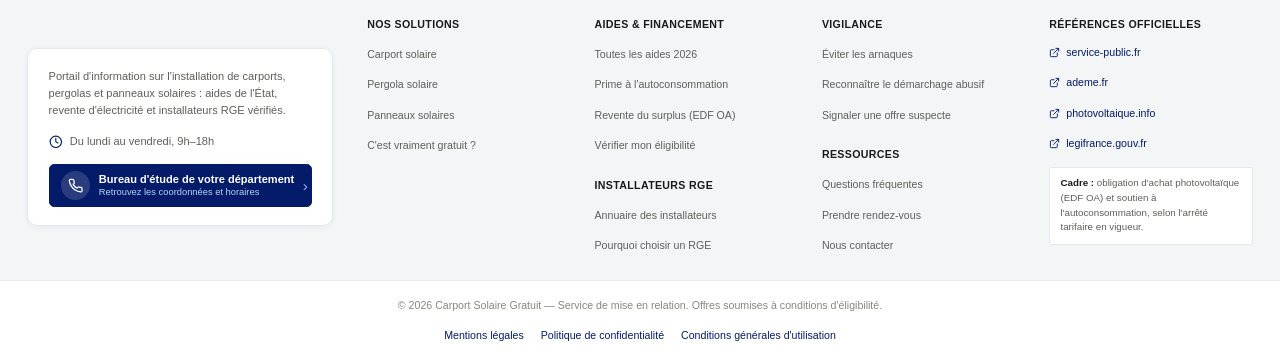
<file: annuaire-rge.html>
<!DOCTYPE html>
<html lang="fr">
<head>
  <meta charset="UTF-8" />
  <meta name="viewport" content="width=device-width, initial-scale=1.0" />
  <title>Annuaire des installateurs carport solaire RGE vérifiés — par département | France</title>
  <meta name="description" content="Trouvez un installateur de carport et panneaux solaires certifié RGE près de chez vous. Annuaire officiel vérifié (données ADEME), recherche par code postal ou département." />
  <meta name="robots" content="index, follow" />
  <link rel="canonical" href="https://carport-solaire-gratuit.fr/annuaire-rge.html" />
  <meta property="og:title" content="Annuaire des installateurs carport solaire RGE vérifiés — par département | France" />
  <meta property="og:description" content="Trouvez un installateur de carport et panneaux solaires certifié RGE près de chez vous. Annuaire officiel vérifié (données ADEME), recherche par code postal ou département." />
  <meta property="og:type" content="website" />
  <meta property="og:locale" content="fr_FR" />
  <meta property="og:url" content="https://carport-solaire-gratuit.fr/annuaire-rge.html" />
  <link rel="icon" href="/favicon.ico" sizes="32x32" />
  <link rel="icon" href="/favicon.svg" type="image/svg+xml" />
  <link rel="apple-touch-icon" href="/apple-touch-icon.png" />
  <link rel="manifest" href="/site.webmanifest" />
  <meta name="theme-color" content="#031B69" />
  <link rel="stylesheet" href="styles.css" />
  <!-- Capture de la provenance du visiteur (1re page, persistée pour le formulaire) -->
  <script>(function(){try{if(sessionStorage.getItem("csg_src"))return;var p=new URLSearchParams(location.search),ref=document.referrer||"",src="Direct / inconnu",u=p.get("utm_source");if(u){src=u;}else if(ref){try{var h=new URL(ref).hostname.replace(/^www\./,"");if(h.indexOf("carport-solaire-gratuit.fr")>-1)src="Direct / inconnu";else if(h.indexOf("google")>-1)src="Google";else if(h.indexOf("bing")>-1)src="Bing";else if(h.indexOf("yahoo")>-1)src="Yahoo";else if(h.indexOf("duckduckgo")>-1)src="DuckDuckGo";else if(h.indexOf("qwant")>-1)src="Qwant";else if(h.indexOf("ecosia")>-1)src="Ecosia";else if(h.indexOf("facebook")>-1||h.indexOf("instagram")>-1||h.indexOf("t.co")>-1||h.indexOf("linkedin")>-1)src="Réseaux sociaux";else src=h;}catch(e){}}sessionStorage.setItem("csg_src",JSON.stringify({source:src,referent:ref||"(aucun)",arrivee:location.pathname+location.search,utm:[p.get("utm_source"),p.get("utm_medium"),p.get("utm_campaign")].filter(Boolean).join(" / ")}));}catch(e){}})();</script>
  <style>
    .annu-search { background: #fff; border: 1px solid var(--line); border-radius: var(--radius-lg); padding: 1.4rem; box-shadow: var(--shadow-sm); display: flex; gap: .7rem; flex-wrap: wrap; align-items: flex-end; margin-top: -40px; position: relative; z-index: 2; }
    .annu-search .field { margin: 0; flex: 1; min-width: 220px; }
    .annu-results { display: grid; grid-template-columns: repeat(2, 1fr); gap: 16px; margin-top: 1.6rem; }
    .installer { border: 1px solid var(--line); border-radius: var(--radius-lg); padding: 1.2rem; background: #fff; display: flex; flex-direction: column; gap: .4rem; }
    .installer-top { display: flex; justify-content: space-between; align-items: flex-start; gap: .6rem; }
    .installer h3 { font-size: 1.05rem; }
    .rge-badge { background: #e7f3ec; color: var(--green); font-weight: 800; font-size: .7rem; padding: .25rem .5rem; border-radius: 999px; white-space: nowrap; }
    .installer .meta { color: var(--muted); font-size: .88rem; }
    .installer .meta a { color: var(--blue); }
    .installer .inst-cta { margin-top: .5rem; display: flex; gap: .5rem; flex-wrap: wrap; }
    .annu-status { margin-top: 1.4rem; font-weight: 600; color: var(--navy); }
    .annu-note { font-size: .82rem; color: var(--muted); margin-top: 1rem; }
    @media (max-width: 700px){ .annu-results { grid-template-columns: 1fr; } }
  </style>
</head>
<body>
<input type="checkbox" id="nav-toggle" class="nav-toggle-cb" aria-hidden="true">
<svg xmlns="http://www.w3.org/2000/svg" style="position:absolute;width:0;height:0;overflow:hidden" aria-hidden="true"><symbol id="i-x" viewBox="0 0 24 24"><path d="M6 6l12 12M18 6L6 18"/></symbol><symbol id="i-sun" viewBox="0 0 24 24"><circle cx="12" cy="12" r="4"/><path d="M12 2v2M12 20v2M4.9 4.9l1.4 1.4M17.7 17.7l1.4 1.4M2 12h2M20 12h2M4.9 19.1l1.4-1.4M17.7 6.3l1.4-1.4"/></symbol><symbol id="i-check" viewBox="0 0 24 24"><path d="M20 6L9 17l-5-5"/></symbol><symbol id="i-check-circle" viewBox="0 0 24 24"><circle cx="12" cy="12" r="9"/><path d="M8.3 12.4l2.5 2.5 5-5"/></symbol><symbol id="i-euro" viewBox="0 0 24 24"><path d="M18 7.2A6.5 6.5 0 1 0 18 16.8"/><path d="M5 10.5h8M5 13.5h8"/></symbol><symbol id="i-car" viewBox="0 0 24 24"><path d="M3 13l2-5.2A2 2 0 0 1 6.9 6.5h10.2A2 2 0 0 1 19 7.8L21 13"/><path d="M3 13h18v4.5H3z"/><circle cx="7.5" cy="17.5" r="1.6"/><circle cx="16.5" cy="17.5" r="1.6"/></symbol><symbol id="i-chart" viewBox="0 0 24 24"><path d="M3 17l6-6 4 4 7-7"/><path d="M17 8h4v4"/></symbol><symbol id="i-clipboard" viewBox="0 0 24 24"><rect x="6" y="4.5" width="12" height="16.5" rx="2"/><path d="M9 4.5h6v2.5H9z"/><path d="M9 11h6M9 15h4"/></symbol><symbol id="i-pergola" viewBox="0 0 24 24"><path d="M3 9l9-5 9 5"/><path d="M5 9v11M19 9v11M3.5 20h17"/><path d="M5 9h14"/></symbol><symbol id="i-panel" viewBox="0 0 24 24"><rect x="3" y="4" width="18" height="12" rx="1"/><path d="M3 8h18M3 12h18M9 4v12M15 4v12M12 16v4M8.5 20h7"/></symbol><symbol id="i-pin" viewBox="0 0 24 24"><path d="M12 21s7-6.3 7-11a7 7 0 1 0-14 0c0 4.7 7 11 7 11z"/><circle cx="12" cy="10" r="2.5"/></symbol><symbol id="i-phone" viewBox="0 0 24 24"><path d="M5 4h3l1.8 4.6-2 1.4a11 11 0 0 0 5.2 5.2l1.4-2L19 19v3a1 1 0 0 1-1 1A16 16 0 0 1 4 7a1 1 0 0 1 1-1z"/></symbol><symbol id="i-link" viewBox="0 0 24 24"><path d="M14 4h6v6"/><path d="M20 4l-9 9"/><path d="M18 14v5a1 1 0 0 1-1 1H5a1 1 0 0 1-1-1V7a1 1 0 0 1 1-1h5"/></symbol><symbol id="i-shield" viewBox="0 0 24 24"><path d="M12 3l7 3v6c0 4.5-3 7.6-7 9-4-1.4-7-4.5-7-9V6z"/></symbol><symbol id="i-help" viewBox="0 0 24 24"><circle cx="12" cy="12" r="9"/><path d="M9.5 9.3a2.6 2.6 0 1 1 3.6 2.4c-.9.4-1.1 1-1.1 1.8"/><path d="M12 17h.01"/></symbol><symbol id="i-search" viewBox="0 0 24 24"><circle cx="11" cy="11" r="7"/><path d="M21 21l-4.3-4.3"/></symbol><symbol id="i-calendar" viewBox="0 0 24 24"><rect x="4" y="5" width="16" height="16" rx="2"/><path d="M4 9.5h16M8 3v4M16 3v4"/></symbol><symbol id="i-lock" viewBox="0 0 24 24"><rect x="5" y="11" width="14" height="9" rx="2"/><path d="M8 11V8a4 4 0 0 1 8 0v3"/></symbol><symbol id="i-star" viewBox="0 0 24 24"><path d="M12 3l2.9 5.9 6.5.9-4.7 4.6 1.1 6.5L12 18.8 6.2 21.9l1.1-6.5L2.6 10.7l6.5-.9z"/></symbol><symbol id="i-home" viewBox="0 0 24 24"><path d="M3 11l9-7 9 7"/><path d="M5 10v10h14V10"/></symbol><symbol id="i-alert" viewBox="0 0 24 24"><path d="M12 3.5l9 16.5H3z"/><path d="M12 10v4.2"/><path d="M12 17.3h.01"/></symbol></svg>

  <!-- EN-TÊTE PORTAIL -->
  <div class="pf-desktop">
    <div class="pf-gouvbar-wrap"><div class="pf-gouvbar">
      <span class="pf-gouvbar-left">
        <svg class="pf-gouvbar-icon" viewBox="0 0 24 24" width="18" height="18" fill="none" stroke="currentColor" stroke-width="1.7" stroke-linecap="round" stroke-linejoin="round" aria-hidden="true"><path d="M3 21h18"/><path d="M3 10h18"/><path d="M5 6l7-3 7 3"/><path d="M4 10v11"/><path d="M20 10v11"/><path d="M8 14v3"/><path d="M12 14v3"/><path d="M16 14v3"/></svg>
        <span class="pf-gouvbar-text-left">Portail national des installations de carport &amp; énergie solaire en France</span>
      </span>
      <span class="pf-gouvbar-links">
        <a href="espace.html#particulier" class="pf-util-link"><svg viewBox="0 0 24 24" width="15" height="15" fill="none" stroke="currentColor" stroke-width="2" stroke-linecap="round" stroke-linejoin="round" aria-hidden="true"><circle cx="12" cy="8" r="4"/><path d="M4 21v-1a7 7 0 0 1 14 0v1"/></svg>Espace particulier</a>
        <span class="pf-gouvbar-divider">|</span>
        <a href="espace.html#professionnel" class="pf-util-link pf-util-link-pro"><svg viewBox="0 0 24 24" width="15" height="15" fill="none" stroke="currentColor" stroke-width="2" stroke-linecap="round" stroke-linejoin="round" aria-hidden="true"><rect x="2" y="7" width="20" height="14" rx="2"/><path d="M8 7V5a2 2 0 0 1 2-2h4a2 2 0 0 1 2 2v2"/></svg>Espace professionnel</a>
      </span>
    </div></div>

    <div class="pf-id-wrap"><div class="pf-id">
      <a href="index.html" class="pf-logo-link">
        <span class="pf-logo-mark"><svg viewBox="0 0 24 24" fill="none" stroke="currentColor" stroke-width="2" stroke-linecap="round" stroke-linejoin="round" aria-hidden="true"><circle cx="12" cy="12" r="4"/><path d="M12 2v2M12 20v2M4.9 4.9l1.4 1.4M17.7 17.7l1.4 1.4M2 12h2M20 12h2M4.9 19.1l1.4-1.4M17.7 6.3l1.4-1.4"/></svg></span>
        <span class="pf-logo-wm"><span class="pf-logo-wm-1">Carport</span><span class="pf-logo-wm-1">Solaire</span></span>
      </a>
      <div class="pf-id-text">
        <span class="pf-id-title">Portail national du carport &amp; des panneaux solaires</span>
        <span class="pf-id-sub">Information sur l'installation de carports, pergolas et panneaux solaires, les aides de l'État et la revente d'électricité.</span>
      </div>
      <div class="pf-id-utils">
        <form class="pf-search" role="search" onsubmit="return pfSearch(this)">
          <input type="search" name="q" placeholder="Rechercher" aria-label="Rechercher sur le site">
          <button type="submit" aria-label="Rechercher"><svg viewBox="0 0 24 24" width="16" height="16" fill="none" stroke="currentColor" stroke-width="2" stroke-linecap="round" stroke-linejoin="round" aria-hidden="true"><circle cx="11" cy="11" r="7"/><path d="M21 21l-4.3-4.3"/></svg></button>
        </form>
        <a class="contact-cta" href="contact.html"><span class="cc-ico"><svg viewBox="0 0 24 24" fill="none" stroke="currentColor" stroke-width="2" stroke-linecap="round" stroke-linejoin="round" aria-hidden="true"><path d="M22 16.92v3a2 2 0 0 1-2.18 2 19.8 19.8 0 0 1-8.63-3.07 19.5 19.5 0 0 1-6-6 19.8 19.8 0 0 1-3.07-8.67A2 2 0 0 1 4.11 2h3a2 2 0 0 1 2 1.72c.13.96.36 1.9.7 2.81a2 2 0 0 1-.45 2.11L8.09 9.91a16 16 0 0 0 6 6l1.27-1.27a2 2 0 0 1 2.11-.45c.9.34 1.85.57 2.81.7A2 2 0 0 1 22 16.92z"/></svg></span><span class="cc-txt"><span class="cc-title">Bureau d'étude de votre département</span><span class="cc-sub">Retrouvez les coordonnées et horaires</span></span><span class="cc-chev">›</span></a>
      </div>
    </div></div>

    <div class="pf-mainbar-wrap"><div class="pf-mainbar">
      <nav class="pf-nav" aria-label="Navigation principale"><ul class="pf-menu">
        <li class="pf-has-sub">
          <a href="index.html" class="pf-parent" role="button" aria-haspopup="true">Carport solaire</a>
          <ul class="pf-sub">
            <li><a href="index.html">Pourquoi un carport solaire</a></li>
            <li><a href="carport-solaire-gratuit-verite.html">C'est vraiment gratuit ?</a></li>
            <li><a href="index.html#simulateur">Vérifier mon éligibilité</a></li>
            <li><a href="index.html#faq">Questions fréquentes</a></li>
          </ul>
        </li>
        <li><a href="pergola-solaire.html">Pergola solaire</a></li>
        <li><a href="panneaux-solaires.html">Panneaux solaires</a></li>
        <li><a href="aides.html">Aides de l'État</a></li>
        <li><a href="annuaire-rge.html">Installateurs RGE</a></li>
        <li><a href="rendez-vous.html">Prendre rendez-vous</a></li>
        <li><a href="contact.html">Contact</a></li>
      </ul></nav>
    </div></div>

    <div class="pf-actions-wrap"><div class="pf-actions">
      <div class="pf-quick">
        <span class="pf-quick-label">Accès rapide</span>
        <a class="pf-card" href="annuaire-rge.html"><span class="pf-card-ico pf-card-ico-blue"><svg viewBox="0 0 24 24" width="16" height="16" fill="none" stroke="currentColor" stroke-width="2" stroke-linecap="round" stroke-linejoin="round" aria-hidden="true"><path d="M4 19.5A2.5 2.5 0 0 1 6.5 17H20"/><path d="M6.5 2H20v20H6.5A2.5 2.5 0 0 1 4 19.5v-15A2.5 2.5 0 0 1 6.5 2z"/></svg></span><span class="pf-card-title pf-blue">Annuaire RGE</span></a>
        <a class="pf-card pf-card-alert" href="demarchage.html"><span class="pf-card-ico pf-card-ico-red"><svg viewBox="0 0 24 24" width="16" height="16" fill="none" stroke="currentColor" stroke-width="2" stroke-linecap="round" stroke-linejoin="round" aria-hidden="true"><path d="M12 22s8-4 8-10V5l-8-3-8 3v7c0 6 8 10 8 10z"/><path d="M9.5 9.5l5 5"/><path d="M14.5 9.5l-5 5"/></svg></span><span class="pf-card-title pf-red">Alerte arnaques</span></a>
        <a class="pf-card" href="index.html#simulateur"><span class="pf-card-ico pf-card-ico-blue"><svg viewBox="0 0 24 24" width="16" height="16" fill="none" stroke="currentColor" stroke-width="2" stroke-linecap="round" stroke-linejoin="round" aria-hidden="true"><rect x="4" y="2" width="16" height="20" rx="2"/><line x1="8" y1="6" x2="16" y2="6"/><line x1="8" y1="10" x2="10" y2="10"/><line x1="12" y1="10" x2="14" y2="10"/><line x1="8" y1="14" x2="10" y2="14"/><line x1="12" y1="14" x2="14" y2="14"/><line x1="8" y1="18" x2="10" y2="18"/></svg></span><span class="pf-card-title pf-blue">Simulateur d'éligibilité</span></a>
        <a class="pf-card" href="aides.html"><span class="pf-card-ico pf-card-ico-blue"><svg viewBox="0 0 24 24" width="16" height="16" fill="none" stroke="currentColor" stroke-width="2" stroke-linecap="round" stroke-linejoin="round" aria-hidden="true"><path d="M18 7.2A6.5 6.5 0 1 0 18 16.8"/><path d="M5 10.5h8M5 13.5h8"/></svg></span><span class="pf-card-title pf-blue">Aides 2026</span></a>
        <a class="pf-card" href="carport-solaire-gratuit-verite.html"><span class="pf-card-ico pf-card-ico-blue"><svg viewBox="0 0 24 24" width="16" height="16" fill="none" stroke="currentColor" stroke-width="2" stroke-linecap="round" stroke-linejoin="round" aria-hidden="true"><circle cx="12" cy="12" r="9"/><path d="M9.5 9.3a2.6 2.6 0 1 1 3.6 2.4c-.9.4-1.1 1-1.1 1.8"/><path d="M12 17h.01"/></svg></span><span class="pf-card-title pf-blue">C'est vraiment gratuit ?</span></a>
      </div>
    </div></div>
  </div>

  <!-- EN-TÊTE MOBILE -->
  <div class="pfm-wrap">
    <div class="pfm-bar">
      <a href="index.html" class="pfm-id-link">
        <span class="pfm-logo-mark"><svg viewBox="0 0 24 24" fill="none" stroke="currentColor" stroke-width="2" stroke-linecap="round" stroke-linejoin="round" aria-hidden="true"><circle cx="12" cy="12" r="4"/><path d="M12 2v2M12 20v2M4.9 4.9l1.4 1.4M17.7 17.7l1.4 1.4M2 12h2M20 12h2M4.9 19.1l1.4-1.4M17.7 6.3l1.4-1.4"/></svg></span>
        <span class="pfm-id-txt"><span class="pfm-id-title">Carport Solaire</span></span>
      </a>
      <button class="pfm-burger" id="pfmBurger" aria-label="Ouvrir le menu" aria-expanded="false"><span></span><span></span><span></span></button>
    </div>
    <div class="pfm-panel" id="pfmPanel">
      <form class="pfm-search" role="search" onsubmit="return pfSearch(this)">
        <input type="search" name="q" placeholder="Rechercher sur le site" aria-label="Rechercher sur le site">
        <button type="submit" aria-label="Rechercher"><svg viewBox="0 0 24 24" width="18" height="18" fill="none" stroke="currentColor" stroke-width="2" stroke-linecap="round" stroke-linejoin="round" aria-hidden="true"><circle cx="11" cy="11" r="7"/><path d="M21 21l-4.3-4.3"/></svg></button>
      </form>
      <div class="pfm-quick">
        <a class="pfm-quick-card" href="annuaire-rge.html"><span class="pfm-quick-ico pfm-quick-ico-blue"><svg viewBox="0 0 24 24" width="16" height="16" fill="none" stroke="currentColor" stroke-width="2" stroke-linecap="round" stroke-linejoin="round" aria-hidden="true"><path d="M4 19.5A2.5 2.5 0 0 1 6.5 17H20"/><path d="M6.5 2H20v20H6.5A2.5 2.5 0 0 1 4 19.5v-15A2.5 2.5 0 0 1 6.5 2z"/></svg></span>Annuaire RGE</a>
        <a class="pfm-quick-card pfm-quick-card-alert" href="demarchage.html"><span class="pfm-quick-ico pfm-quick-ico-red"><svg viewBox="0 0 24 24" width="16" height="16" fill="none" stroke="currentColor" stroke-width="2" stroke-linecap="round" stroke-linejoin="round" aria-hidden="true"><path d="M12 22s8-4 8-10V5l-8-3-8 3v7c0 6 8 10 8 10z"/><path d="M9.5 9.5l5 5"/><path d="M14.5 9.5l-5 5"/></svg></span>Alerte arnaques</a>
        <a class="pfm-quick-card" href="index.html#simulateur"><span class="pfm-quick-ico pfm-quick-ico-blue"><svg viewBox="0 0 24 24" width="16" height="16" fill="none" stroke="currentColor" stroke-width="2" stroke-linecap="round" stroke-linejoin="round" aria-hidden="true"><rect x="4" y="2" width="16" height="20" rx="2"/><line x1="8" y1="6" x2="16" y2="6"/><line x1="8" y1="10" x2="10" y2="10"/><line x1="8" y1="14" x2="10" y2="14"/><line x1="8" y1="18" x2="10" y2="18"/></svg></span>Simulateur</a>
        <a class="pfm-quick-card" href="aides.html"><span class="pfm-quick-ico pfm-quick-ico-blue"><svg viewBox="0 0 24 24" width="16" height="16" fill="none" stroke="currentColor" stroke-width="2" stroke-linecap="round" stroke-linejoin="round" aria-hidden="true"><path d="M18 7.2A6.5 6.5 0 1 0 18 16.8"/><path d="M5 10.5h8M5 13.5h8"/></svg></span>Aides 2026</a>
      </div>
      <nav class="pfm-nav">
        <div class="pfm-acc">
          <button class="pfm-acc-head" type="button">Carport solaire <span class="pfm-chev">▾</span></button>
          <div class="pfm-acc-body">
            <a href="index.html">Pourquoi un carport solaire</a>
            <a href="carport-solaire-gratuit-verite.html">C'est vraiment gratuit ?</a>
            <a href="index.html#simulateur">Vérifier mon éligibilité</a>
            <a href="index.html#faq">Questions fréquentes</a>
          </div>
        </div>
        <div class="pfm-acc"><a class="pfm-acc-head pfm-acc-link" href="pergola-solaire.html">Pergola solaire</a></div>
        <div class="pfm-acc"><a class="pfm-acc-head pfm-acc-link" href="panneaux-solaires.html">Panneaux solaires</a></div>
        <div class="pfm-acc"><a class="pfm-acc-head pfm-acc-link" href="aides.html">Aides de l'État</a></div>
        <div class="pfm-acc"><a class="pfm-acc-head pfm-acc-link" href="annuaire-rge.html">Installateurs RGE</a></div>
        <div class="pfm-acc"><a class="pfm-acc-head pfm-acc-link" href="rendez-vous.html">Prendre rendez-vous</a></div>
        <div class="pfm-acc"><a class="pfm-acc-head pfm-acc-link" href="contact.html">Contact</a></div>
      </nav>
      <div class="pfm-links">
        <a href="espace.html#particulier" class="pfm-util-link"><svg viewBox="0 0 24 24" width="16" height="16" fill="none" stroke="currentColor" stroke-width="2" stroke-linecap="round" stroke-linejoin="round" aria-hidden="true"><circle cx="12" cy="8" r="4"/><path d="M4 21v-1a7 7 0 0 1 14 0v1"/></svg>Espace particulier</a>
        <a href="espace.html#professionnel" class="pfm-util-link pfm-util-link-pro"><svg viewBox="0 0 24 24" width="16" height="16" fill="none" stroke="currentColor" stroke-width="2" stroke-linecap="round" stroke-linejoin="round" aria-hidden="true"><rect x="2" y="7" width="20" height="14" rx="2"/><path d="M8 7V5a2 2 0 0 1 2-2h4a2 2 0 0 1 2 2v2"/></svg>Espace professionnel</a>
      </div>
      <a class="pfm-cta" href="contact.html"><span class="pfm-cta-ico"><svg viewBox="0 0 24 24" fill="none" stroke="currentColor" stroke-width="2" stroke-linecap="round" stroke-linejoin="round" aria-hidden="true"><path d="M22 16.92v3a2 2 0 0 1-2.18 2 19.8 19.8 0 0 1-8.63-3.07 19.5 19.5 0 0 1-6-6 19.8 19.8 0 0 1-3.07-8.67A2 2 0 0 1 4.11 2h3a2 2 0 0 1 2 1.72c.13.96.36 1.9.7 2.81a2 2 0 0 1-.45 2.11L8.09 9.91a16 16 0 0 0 6 6l1.27-1.27a2 2 0 0 1 2.11-.45c.9.34 1.85.57 2.81.7A2 2 0 0 1 22 16.92z"/></svg></span><span class="pfm-cta-txt"><span class="pfm-cta-title">Bureau d'étude de votre département</span><span class="pfm-cta-sub">Retrouvez les coordonnées et horaires</span></span></a>
    </div>
  </div>

  <script>
  (function(){
    var b=document.getElementById("pfmBurger"), p=document.getElementById("pfmPanel");
    if(b&&p){b.addEventListener("click",function(){var o=p.classList.toggle("is-open");b.classList.toggle("is-open",o);b.setAttribute("aria-expanded",o?"true":"false");b.setAttribute("aria-label",o?"Fermer le menu":"Ouvrir le menu");});}
    document.querySelectorAll(".pfm-acc-head").forEach(function(h){if(h.tagName==="BUTTON"){h.addEventListener("click",function(){h.parentElement.classList.toggle("is-open");});}});
    document.querySelectorAll(".pf-parent").forEach(function(l){l.addEventListener("click",function(e){e.preventDefault();});});
  })();
  function pfSearch(f){var q=((f.q&&f.q.value)||"").trim();if(q){window.location.href="https://www.google.com/search?q="+encodeURIComponent("site:carport-solaire-gratuit.fr "+q);}return false;}
  </script>

  <div class="pf-alerte-bar"><div class="pf-alerte-wrap">
    <div class="pf-alerte" id="pf-alerte-demarchage">
      <span class="pf-alerte-icone"><svg viewBox="0 0 24 24" fill="none" stroke="currentColor" stroke-width="2" stroke-linecap="round" stroke-linejoin="round" aria-hidden="true"><path d="m21.73 18-8-14a2 2 0 0 0-3.48 0l-8 14A2 2 0 0 0 4 21h16a2 2 0 0 0 1.73-3Z"/><line x1="12" y1="9" x2="12" y2="13"/><line x1="12" y1="17" x2="12.01" y2="17"/></svg></span>
      <div class="pf-alerte-texte">
        <div class="pf-alerte-titre">VIGILANCE — Démarchages frauduleux aux fausses offres « gratuites »</div>
        <div class="pf-alerte-sous">Des sociétés non habilitées se présentent comme mandatées par « l'État » ou « EDF » pour installer des panneaux solaires. <a href="demarchage.html">Consulter nos conseils et vérifier un démarchage →</a></div>
      </div>
      <span class="pf-alerte-close" onclick="document.getElementById('pf-alerte-demarchage').style.display='none'">✕</span>
    </div>
  </div></div>
  <section class="art-hero">
    <div class="art-wrap">
      <nav class="art-breadcrumb" aria-label="Fil d'Ariane">
        <svg class="bc-ico" viewBox="0 0 24 24" fill="none" stroke="currentColor" stroke-width="2" stroke-linecap="round" stroke-linejoin="round" aria-hidden="true"><path d="M3 11l9-7 9 7"/><path d="M5 10v10h14V10"/></svg>
        <a href="index.html">Accueil</a><span class="bc-sep">›</span><span>Annuaire des installateurs RGE</span>
      </nav>
      <h1 class="art-h1">Annuaire des installateurs RGE vérifiés</h1>
      <p class="art-maj">Mise à jour : novembre 2026 — Données issues de la base officielle (ADEME / Qualit'EnR)</p>
      <div class="art-lead">
        <p>Trouvez un professionnel certifié <strong>RGE</strong> (Reconnu Garant de l'Environnement) pour votre carport ou vos panneaux solaires, près de chez vous. Entrez votre code postal ou département ci-dessous.</p>
      </div>
    </div>
  </section>

  <section class="section">
    <div class="container">
      <form class="annu-search" id="annuForm">
        <div class="field">
          <label for="cp">Votre code postal ou département</label>
          <input type="text" id="cp" name="cp" inputmode="numeric" maxlength="5" placeholder="Ex : 34000 ou 34" autocomplete="postal-code" required>
        </div>
        <button type="submit" class="btn btn-primary"><svg class="icon" aria-hidden="true"><use href="#i-search"></use></svg> Rechercher un installateur</button>
      </form>

      <div class="annu-status" id="annuStatus" hidden></div>
      <div class="annu-results" id="annuResults"></div>
      <p class="annu-note" id="annuNote" hidden>
        Source : base officielle des entreprises RGE (ADEME / Qualit'EnR). La certification RGE est une condition pour bénéficier des aides de l'État. Vérifiez toujours la validité de la qualification avant signature.
      </p>
    </div>
  </section>

  <div class="art">
    <section>
      <h2 id="pourquoi-rge">Pourquoi choisir un installateur RGE&nbsp;?</h2>
      <p>La mention <strong>RGE (Reconnu Garant de l'Environnement)</strong> est un label d'État attribué aux professionnels qualifiés pour les travaux de rénovation énergétique et d'installation solaire. Faire appel à un installateur RGE&nbsp;:</p>
      <ul>
        <li>est <strong>obligatoire</strong> pour bénéficier des aides de l'État (prime à l'autoconsommation, TVA réduite, etc.)&nbsp;;</li>
        <li>est un <strong>gage de sérieux</strong>&nbsp;: l'entreprise a prouvé ses compétences et son assurance&nbsp;;</li>
        <li>offre une <strong>protection</strong>&nbsp;: en cas de litige, la qualification peut être vérifiée et contestée auprès de l'organisme certificateur.</li>
      </ul>
      <div class="art-box art-box--good">
        <span class="bx-ico" aria-hidden="true"><svg viewBox="0 0 24 24" fill="none" stroke="currentColor" stroke-width="2" stroke-linecap="round" stroke-linejoin="round"><path d="M9 11l3 3L22 4"/><path d="M21 12v7a2 2 0 0 1-2 2H5a2 2 0 0 1-2-2V5a2 2 0 0 1 2-2h11"/></svg></span>
        <div>Notre annuaire s'appuie sur les <strong>données publiques officielles</strong> (ADEME / Qualit'EnR)&nbsp;: nous n'inventons aucune entreprise. Chaque fiche renvoie, quand c'est disponible, vers le profil de vérification de l'organisme certificateur.</div>
      </div>
    </section>

    <section class="art-faq" id="faq-rge" aria-label="Questions fréquentes sur les installateurs RGE">
      <h2 class="art-faq-title">Questions fréquentes sur les installateurs RGE</h2>
      <details class="art-faq-item">
        <summary>Qu'est-ce qu'un installateur RGE&nbsp;?</summary>
        <div class="art-faq-ans">RGE (Reconnu Garant de l'Environnement) est un label d'État attribué aux professionnels qualifiés pour les travaux de rénovation énergétique et d'installation solaire.</div>
      </details>
      <details class="art-faq-item">
        <summary>Pourquoi est-ce important&nbsp;?</summary>
        <div class="art-faq-ans">Le recours à un installateur RGE est généralement obligatoire pour bénéficier des aides de l'État, et c'est un gage de compétence et d'assurance.</div>
      </details>
      <details class="art-faq-item">
        <summary>Comment vérifier qu'un installateur est bien RGE&nbsp;?</summary>
        <div class="art-faq-ans">Vérifiez la validité de la qualification auprès de l'organisme certificateur (Qualit'EnR) avant toute signature. Notre annuaire s'appuie sur les données publiques officielles.</div>
      </details>
      <details class="art-faq-item">
        <summary>L'annuaire est-il gratuit&nbsp;?</summary>
        <div class="art-faq-ans">Oui, la recherche d'un installateur RGE par code postal ou département est entièrement gratuite et sans engagement.</div>
      </details>
    </section>
  </div>

  <section class="section">
    <div class="container">
      <div class="cta-band">
        <div class="cb-ico"><svg class="icon" aria-hidden="true"><use href="#i-clipboard"></use></svg></div>
        <div class="cb-text">
          <strong>Vous préférez qu'on s'occupe de tout&nbsp;?</strong>
          <span>Vérifiez votre éligibilité en 1 minute : on vous met en relation avec un installateur RGE de votre région, gratuitement.</span>
        </div>
        <a href="index.html#simulateur" class="btn btn-primary">Vérifier mon éligibilité</a>
      </div>
    </div>
  </section>

  <!-- Données structurées : fil d'Ariane, page, FAQ -->
  <script type="application/ld+json">{"@context":"https://schema.org","@type":"BreadcrumbList","itemListElement":[{"@type":"ListItem","position":1,"name":"Accueil","item":"https://carport-solaire-gratuit.fr/"},{"@type":"ListItem","position":2,"name":"Annuaire des installateurs RGE","item":"https://carport-solaire-gratuit.fr/annuaire-rge.html"}]}</script>
  <script type="application/ld+json">{"@context":"https://schema.org","@type":"WebPage","name":"Annuaire des installateurs RGE vérifiés","description":"Trouvez un installateur de carport et panneaux solaires certifié RGE près de chez vous. Annuaire officiel vérifié (données ADEME), recherche par code postal ou département.","inLanguage":"fr-FR","url":"https://carport-solaire-gratuit.fr/annuaire-rge.html","isPartOf":{"@type":"WebSite","name":"Carport Solaire Gratuit","url":"https://carport-solaire-gratuit.fr/"}}</script>
  <script type="application/ld+json">{"@context":"https://schema.org","@type":"FAQPage","mainEntity":[{"@type":"Question","name":"Qu'est-ce qu'un installateur RGE ?","acceptedAnswer":{"@type":"Answer","text":"RGE (Reconnu Garant de l'Environnement) est un label d'État attribué aux professionnels qualifiés pour les travaux de rénovation énergétique et d'installation solaire."}},{"@type":"Question","name":"Pourquoi est-ce important ?","acceptedAnswer":{"@type":"Answer","text":"Le recours à un installateur RGE est généralement obligatoire pour bénéficier des aides de l'État, et c'est un gage de compétence et d'assurance."}},{"@type":"Question","name":"Comment vérifier qu'un installateur est bien RGE ?","acceptedAnswer":{"@type":"Answer","text":"Vérifiez la validité de la qualification auprès de l'organisme certificateur (Qualit'EnR) avant toute signature. Notre annuaire s'appuie sur les données publiques officielles."}},{"@type":"Question","name":"L'annuaire est-il gratuit ?","acceptedAnswer":{"@type":"Answer","text":"Oui, la recherche d'un installateur RGE par code postal ou département est entièrement gratuite et sans engagement."}}]}</script>

  <!-- PIED DE PAGE PORTAIL -->
  <footer class="pf-footer">
    <div class="pf-footer-main">
      <div class="pf-footer-brand"><div class="pf-footer-card">
        <p class="pf-footer-mission">Portail d'information sur l'installation de carports, pergolas et panneaux solaires : aides de l'État, revente d'électricité et installateurs RGE vérifiés.</p>
        <ul class="pf-footer-contact">
          <li><svg viewBox="0 0 24 24" width="16" height="16" fill="none" stroke="currentColor" stroke-width="2" stroke-linecap="round" stroke-linejoin="round" aria-hidden="true"><circle cx="12" cy="12" r="10"/><path d="M12 6v6l4 2"/></svg><span>Du lundi au vendredi, 9h–18h</span></li>
        </ul>
        <a class="pf-footer-cta" href="contact.html">
          <span class="pf-footer-cta-ico"><svg viewBox="0 0 24 24" width="18" height="18" fill="none" stroke="currentColor" stroke-width="2" stroke-linecap="round" stroke-linejoin="round" aria-hidden="true"><path d="M22 16.92v3a2 2 0 0 1-2.18 2 19.8 19.8 0 0 1-8.63-3.07 19.5 19.5 0 0 1-6-6 19.8 19.8 0 0 1-3.07-8.67A2 2 0 0 1 4.11 2h3a2 2 0 0 1 2 1.72c.13.96.36 1.9.7 2.81a2 2 0 0 1-.45 2.11L8.09 9.91a16 16 0 0 0 6 6l1.27-1.27a2 2 0 0 1 2.11-.45c.9.34 1.85.57 2.81.7A2 2 0 0 1 22 16.92z"/></svg></span>
          <span class="pf-footer-cta-txt"><span class="pf-footer-cta-title">Bureau d'étude de votre département</span><span class="pf-footer-cta-sub">Retrouvez les coordonnées et horaires</span></span>
          <span class="pf-footer-cta-chev">›</span>
        </a>
      </div></div>

      <div class="pf-footer-cols">
        <div class="pf-footer-colwrap">
          <div class="pf-footer-col">
            <h3>Nos solutions</h3>
            <ul>
              <li><a href="index.html">Carport solaire</a></li>
              <li><a href="pergola-solaire.html">Pergola solaire</a></li>
              <li><a href="panneaux-solaires.html">Panneaux solaires</a></li>
              <li><a href="carport-solaire-gratuit-verite.html">C'est vraiment gratuit ?</a></li>
            </ul>
          </div>
        </div>

        <div class="pf-footer-colwrap">
          <div class="pf-footer-col">
            <h3>Aides &amp; financement</h3>
            <ul>
              <li><a href="aides.html">Toutes les aides 2026</a></li>
              <li><a href="aides.html">Prime à l'autoconsommation</a></li>
              <li><a href="aides.html">Revente du surplus (EDF OA)</a></li>
              <li><a href="index.html#simulateur">Vérifier mon éligibilité</a></li>
            </ul>
          </div>
          <div class="pf-footer-col">
            <h3>Installateurs RGE</h3>
            <ul>
              <li><a href="annuaire-rge.html">Annuaire des installateurs</a></li>
              <li><a href="annuaire-rge.html">Pourquoi choisir un RGE</a></li>
            </ul>
          </div>
        </div>

        <div class="pf-footer-colwrap">
          <div class="pf-footer-col">
            <h3>Vigilance</h3>
            <ul>
              <li><a href="demarchage.html">Éviter les arnaques</a></li>
              <li><a href="demarchage.html">Reconnaître le démarchage abusif</a></li>
              <li><a href="demarchage.html">Signaler une offre suspecte</a></li>
            </ul>
          </div>
          <div class="pf-footer-col">
            <h3>Ressources</h3>
            <ul>
              <li><a href="index.html#faq">Questions fréquentes</a></li>
              <li><a href="rendez-vous.html">Prendre rendez-vous</a></li>
              <li><a href="contact.html">Nous contacter</a></li>
            </ul>
          </div>
        </div>

        <div class="pf-footer-colwrap">
          <div class="pf-footer-col pf-footer-col-ref">
            <h3>Références officielles</h3>
            <ul>
              <li><a href="https://www.service-public.fr/" target="_blank" rel="noopener nofollow"><svg viewBox="0 0 24 24" width="13" height="13" fill="none" stroke="currentColor" stroke-width="2" stroke-linecap="round" stroke-linejoin="round" aria-hidden="true"><path d="M18 13v6a2 2 0 0 1-2 2H5a2 2 0 0 1-2-2V8a2 2 0 0 1 2-2h6"/><path d="M15 3h6v6"/><path d="M10 14 21 3"/></svg>service-public.fr</a></li>
              <li><a href="https://www.ademe.fr/" target="_blank" rel="noopener nofollow"><svg viewBox="0 0 24 24" width="13" height="13" fill="none" stroke="currentColor" stroke-width="2" stroke-linecap="round" stroke-linejoin="round" aria-hidden="true"><path d="M18 13v6a2 2 0 0 1-2 2H5a2 2 0 0 1-2-2V8a2 2 0 0 1 2-2h6"/><path d="M15 3h6v6"/><path d="M10 14 21 3"/></svg>ademe.fr</a></li>
              <li><a href="https://www.photovoltaique.info/" target="_blank" rel="noopener nofollow"><svg viewBox="0 0 24 24" width="13" height="13" fill="none" stroke="currentColor" stroke-width="2" stroke-linecap="round" stroke-linejoin="round" aria-hidden="true"><path d="M18 13v6a2 2 0 0 1-2 2H5a2 2 0 0 1-2-2V8a2 2 0 0 1 2-2h6"/><path d="M15 3h6v6"/><path d="M10 14 21 3"/></svg>photovoltaique.info</a></li>
              <li><a href="https://www.legifrance.gouv.fr/" target="_blank" rel="noopener nofollow"><svg viewBox="0 0 24 24" width="13" height="13" fill="none" stroke="currentColor" stroke-width="2" stroke-linecap="round" stroke-linejoin="round" aria-hidden="true"><path d="M18 13v6a2 2 0 0 1-2 2H5a2 2 0 0 1-2-2V8a2 2 0 0 1 2-2h6"/><path d="M15 3h6v6"/><path d="M10 14 21 3"/></svg>legifrance.gouv.fr</a></li>
            </ul>
            <div class="pf-footer-refbox">
              <strong>Cadre :</strong> obligation d'achat photovoltaïque (EDF OA) et soutien à l'autoconsommation, selon l'arrêté tarifaire en vigueur.
            </div>
          </div>
        </div>
      </div>
    </div>

    <div class="pf-footer-bottom"><div class="pf-footer-bottom-inner">
      <span class="pf-footer-copy">© 2026 Carport Solaire Gratuit — Service de mise en relation. Offres soumises à conditions d'éligibilité.</span>
      <ul class="pf-footer-legal">
        <li><a href="#" data-pf-open="mentions">Mentions légales</a></li>
        <li><a href="#" data-pf-open="rgpd">Politique de confidentialité</a></li>
        <li><a href="#" data-pf-open="cgu">Conditions générales d'utilisation</a></li>
      </ul>
    </div></div>
  </footer>

  <div class="pf-modal" id="pfLegal" hidden>
    <div class="pf-modal-overlay" data-pf-close></div>
    <div class="pf-modal-box" role="dialog" aria-modal="true">
      <button class="pf-modal-x" type="button" aria-label="Fermer" data-pf-close>×</button>
      <div id="pfLegalContent"></div>
    </div>
  </div>
  <script>
  (function(){
    var LEGAL={
      mentions:"<h3>Mentions légales</h3><p><strong>Éditeur du site :</strong> [Raison sociale] — [SIRET] — [Adresse].</p><p><strong>Directeur de la publication :</strong> [Nom].</p><p><strong>Hébergeur :</strong> [Nom de l'hébergeur, adresse].</p><p>Ce site est un service de mise en relation entre particuliers ou professionnels et des installateurs partenaires certifiés RGE. Les offres présentées sont soumises à conditions d'éligibilité.</p><p><em>À compléter avant la mise en ligne.</em></p>",
      rgpd:"<h3>Politique de confidentialité (RGPD)</h3><p>Les données transmises via le formulaire (nom, prénom, téléphone, email, code postal et informations sur votre projet) sont collectées dans le seul but de traiter votre demande d'étude et de vous recontacter.</p><h4>Base légale</h4><p>Votre consentement, recueilli lors de l'envoi du formulaire.</p><h4>Destinataires</h4><p>Nos conseillers et, le cas échéant, un installateur partenaire certifié RGE de votre région. Vos données ne sont jamais revendues à des tiers.</p><h4>Durée de conservation</h4><p>Vos données sont conservées [X mois] après le dernier contact, puis supprimées.</p><h4>Vos droits</h4><p>Vous disposez d'un droit d'accès, de rectification, d'effacement et d'opposition. Pour l'exercer : [email de contact]. Vous pouvez saisir la CNIL (cnil.fr).</p><p><em>À compléter avant la mise en ligne.</em></p>",
      cgu:"<h3>Conditions générales d'utilisation</h3><p>L'utilisation de ce site implique l'acceptation des présentes conditions.</p><h4>Objet</h4><p>Le site propose une information sur les installations solaires et un service gratuit de mise en relation avec des installateurs certifiés RGE.</p><h4>Service de mise en relation</h4><p>La demande d'étude est gratuite et sans engagement. Les devis, travaux et garanties relèvent exclusivement de l'installateur partenaire choisi.</p><h4>Responsabilité</h4><p>Les informations sont fournies à titre indicatif. Le montant des aides et la rentabilité dépendent de votre situation et des dispositifs en vigueur.</p><p><em>À compléter avant la mise en ligne.</em></p>"
    };
    var modal=document.getElementById("pfLegal"), box=document.getElementById("pfLegalContent");
    function open(k){ if(!LEGAL[k]||!modal)return; box.innerHTML=LEGAL[k]; modal.hidden=false; document.body.style.overflow="hidden"; }
    function close(){ if(!modal)return; modal.hidden=true; document.body.style.overflow=""; }
    document.querySelectorAll("[data-pf-open]").forEach(function(el){ el.addEventListener("click",function(e){ e.preventDefault(); open(el.getAttribute("data-pf-open")); }); });
    modal&&modal.querySelectorAll("[data-pf-close]").forEach(function(el){ el.addEventListener("click",close); });
    document.addEventListener("keydown",function(e){ if(e.key==="Escape")close(); });
  })();
  </script>


  <script src="annuaire-rge.js"></script>
  <script>document.getElementById("year").textContent = new Date().getFullYear();</script>
</body>
</html>
</file>
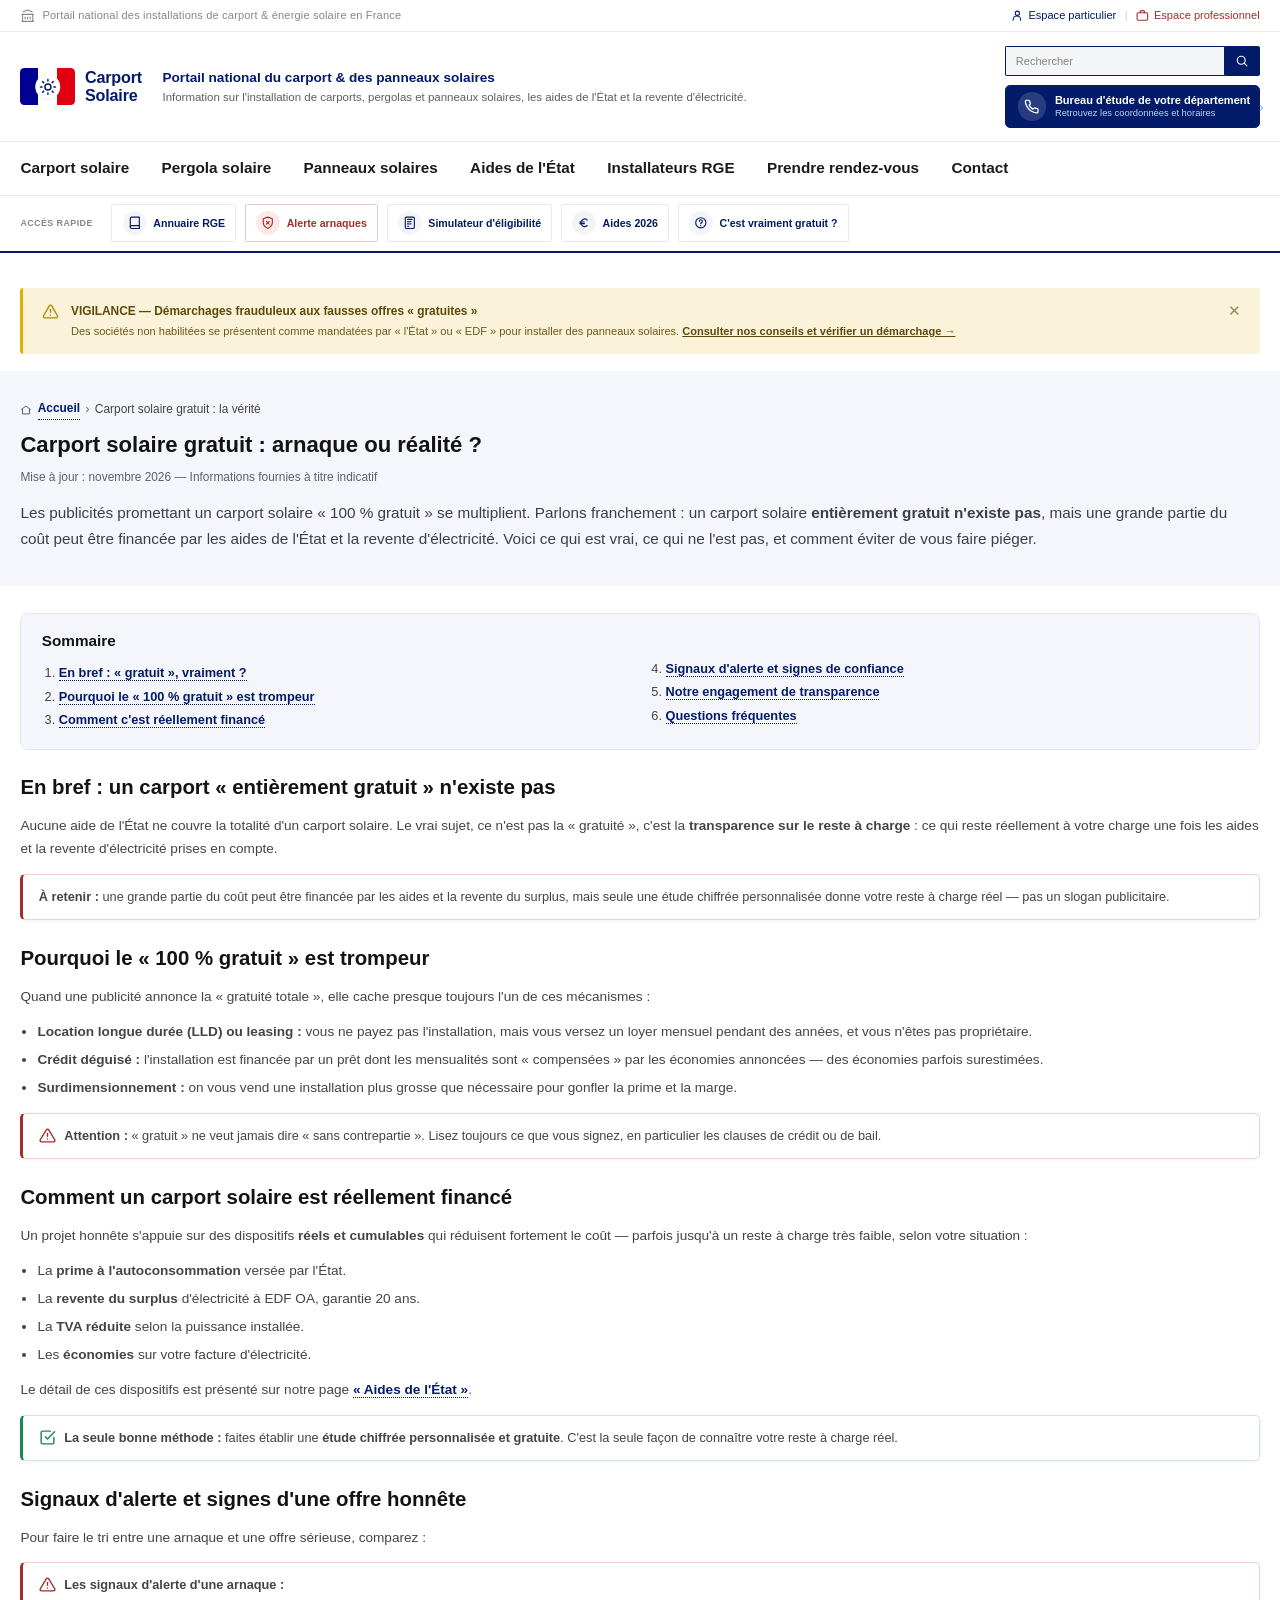
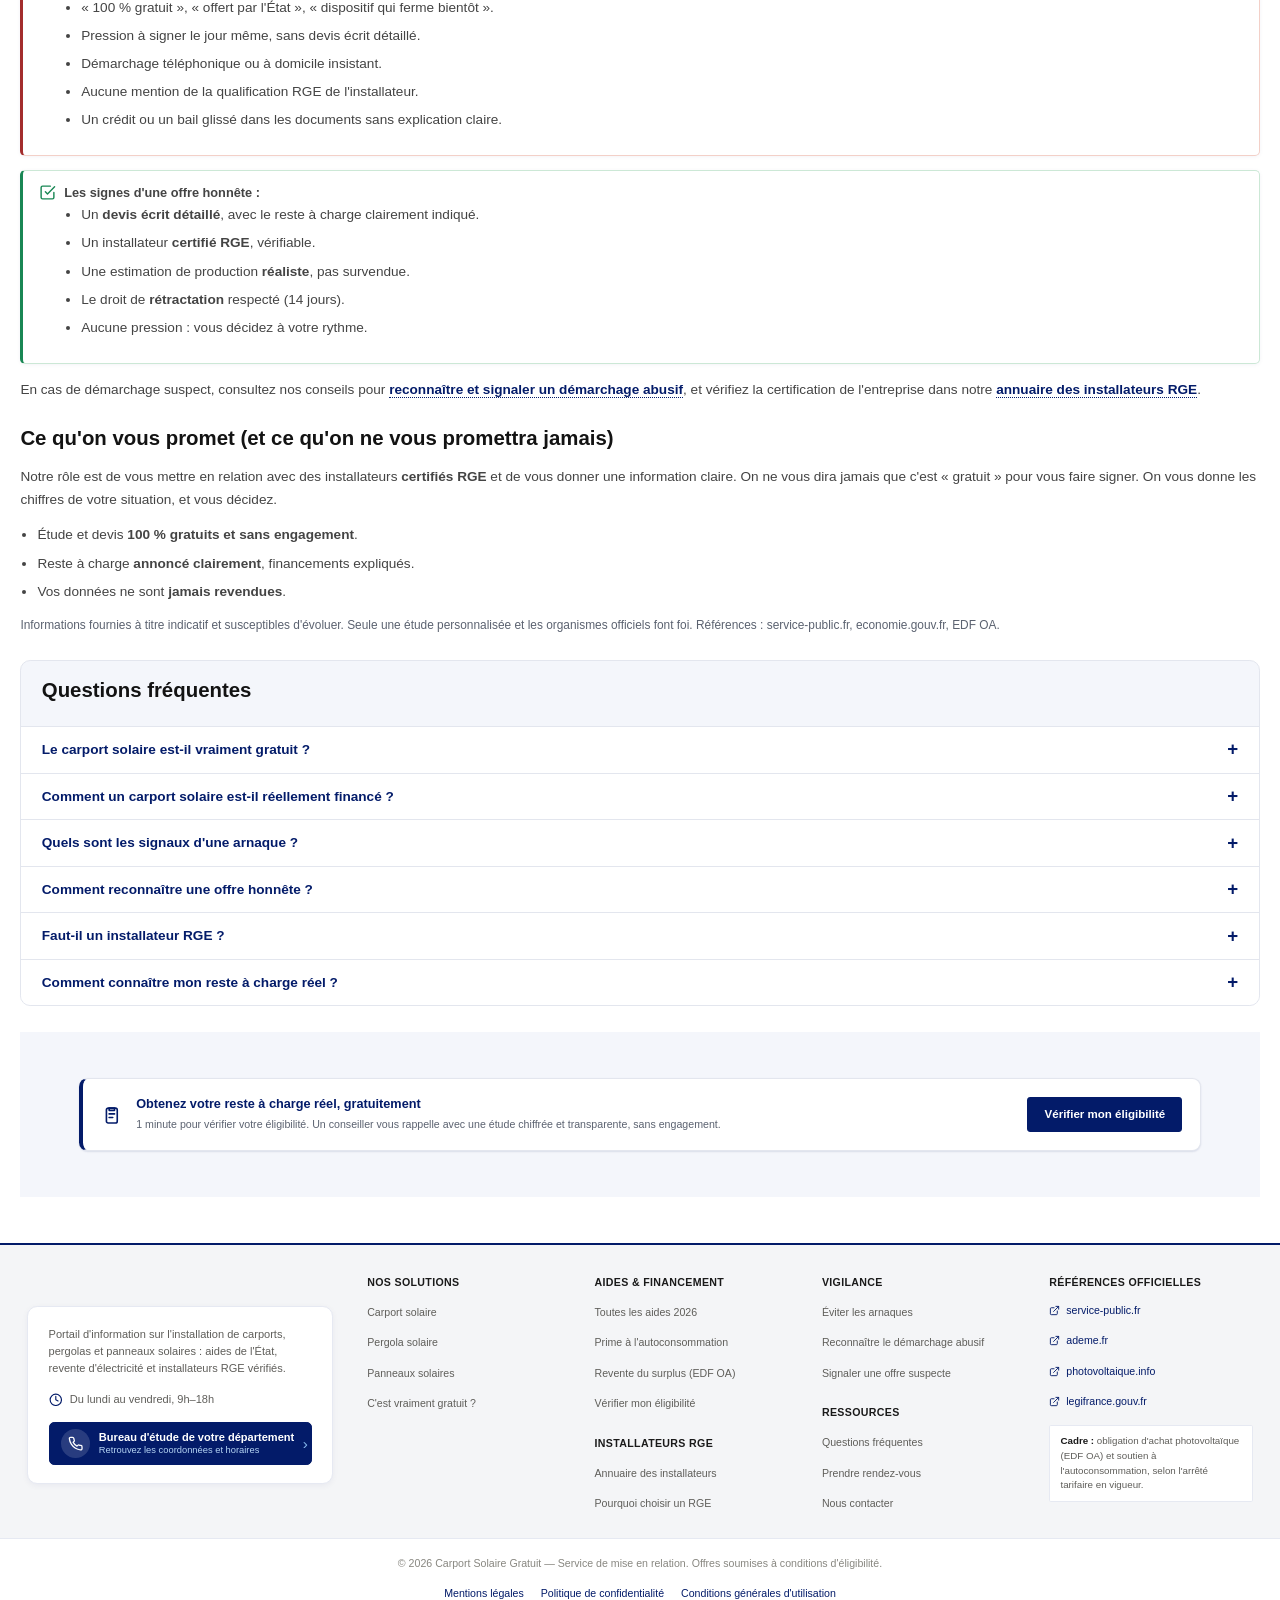
<file: carport-solaire-gratuit-verite.html>
<!DOCTYPE html>
<html lang="fr">
<head>
  <meta charset="UTF-8" />
  <meta name="viewport" content="width=device-width, initial-scale=1.0" />
  <title>Carport solaire gratuit : arnaque ou réalité ? La vérité 2026</title>
  <meta name="description" content="Le carport solaire 100 % gratuit existe-t-il ? La vérité sans langue de bois : comment c'est réellement financé, les signaux d'arnaque à repérer et comment reconnaître une offre honnête." />
  <meta name="robots" content="index, follow" />
  <link rel="canonical" href="https://carport-solaire-gratuit.fr/carport-solaire-gratuit-verite.html" />
  <meta property="og:title" content="Carport solaire gratuit : arnaque ou réalité ? La vérité 2026" />
  <meta property="og:description" content="Le carport solaire 100 % gratuit existe-t-il ? La vérité sans langue de bois : comment c'est réellement financé, les signaux d'arnaque à repérer et comment reconnaître une offre honnête." />
  <meta property="og:type" content="website" />
  <meta property="og:locale" content="fr_FR" />
  <meta property="og:url" content="https://carport-solaire-gratuit.fr/carport-solaire-gratuit-verite.html" />
  <link rel="icon" href="/favicon.ico" sizes="32x32" />
  <link rel="icon" href="/favicon.svg" type="image/svg+xml" />
  <link rel="apple-touch-icon" href="/apple-touch-icon.png" />
  <link rel="manifest" href="/site.webmanifest" />
  <meta name="theme-color" content="#031B69" />
  <link rel="stylesheet" href="styles.css" />
  <!-- Capture de la provenance du visiteur (1re page, persistée pour le formulaire) -->
  <script>(function(){try{if(sessionStorage.getItem("csg_src"))return;var p=new URLSearchParams(location.search),ref=document.referrer||"",src="Direct / inconnu",u=p.get("utm_source");if(u){src=u;}else if(ref){try{var h=new URL(ref).hostname.replace(/^www\./,"");if(h.indexOf("carport-solaire-gratuit.fr")>-1)src="Direct / inconnu";else if(h.indexOf("google")>-1)src="Google";else if(h.indexOf("bing")>-1)src="Bing";else if(h.indexOf("yahoo")>-1)src="Yahoo";else if(h.indexOf("duckduckgo")>-1)src="DuckDuckGo";else if(h.indexOf("qwant")>-1)src="Qwant";else if(h.indexOf("ecosia")>-1)src="Ecosia";else if(h.indexOf("facebook")>-1||h.indexOf("instagram")>-1||h.indexOf("t.co")>-1||h.indexOf("linkedin")>-1)src="Réseaux sociaux";else src=h;}catch(e){}}sessionStorage.setItem("csg_src",JSON.stringify({source:src,referent:ref||"(aucun)",arrivee:location.pathname+location.search,utm:[p.get("utm_source"),p.get("utm_medium"),p.get("utm_campaign")].filter(Boolean).join(" / ")}));}catch(e){}})();</script>
</head>
<body>
<input type="checkbox" id="nav-toggle" class="nav-toggle-cb" aria-hidden="true">
<svg xmlns="http://www.w3.org/2000/svg" style="position:absolute;width:0;height:0;overflow:hidden" aria-hidden="true"><symbol id="i-sun" viewBox="0 0 24 24"><circle cx="12" cy="12" r="4"/><path d="M12 2v2M12 20v2M4.9 4.9l1.4 1.4M17.7 17.7l1.4 1.4M2 12h2M20 12h2M4.9 19.1l1.4-1.4M17.7 6.3l1.4-1.4"/></symbol><symbol id="i-check" viewBox="0 0 24 24"><path d="M20 6L9 17l-5-5"/></symbol><symbol id="i-check-circle" viewBox="0 0 24 24"><circle cx="12" cy="12" r="9"/><path d="M8.3 12.4l2.5 2.5 5-5"/></symbol><symbol id="i-euro" viewBox="0 0 24 24"><path d="M18 7.2A6.5 6.5 0 1 0 18 16.8"/><path d="M5 10.5h8M5 13.5h8"/></symbol><symbol id="i-car" viewBox="0 0 24 24"><path d="M3 13l2-5.2A2 2 0 0 1 6.9 6.5h10.2A2 2 0 0 1 19 7.8L21 13"/><path d="M3 13h18v4.5H3z"/><circle cx="7.5" cy="17.5" r="1.6"/><circle cx="16.5" cy="17.5" r="1.6"/></symbol><symbol id="i-chart" viewBox="0 0 24 24"><path d="M3 17l6-6 4 4 7-7"/><path d="M17 8h4v4"/></symbol><symbol id="i-clipboard" viewBox="0 0 24 24"><rect x="6" y="4.5" width="12" height="16.5" rx="2"/><path d="M9 4.5h6v2.5H9z"/><path d="M9 11h6M9 15h4"/></symbol><symbol id="i-pergola" viewBox="0 0 24 24"><path d="M3 9l9-5 9 5"/><path d="M5 9v11M19 9v11M3.5 20h17"/><path d="M5 9h14"/></symbol><symbol id="i-panel" viewBox="0 0 24 24"><rect x="3" y="4" width="18" height="12" rx="1"/><path d="M3 8h18M3 12h18M9 4v12M15 4v12M12 16v4M8.5 20h7"/></symbol><symbol id="i-pin" viewBox="0 0 24 24"><path d="M12 21s7-6.3 7-11a7 7 0 1 0-14 0c0 4.7 7 11 7 11z"/><circle cx="12" cy="10" r="2.5"/></symbol><symbol id="i-phone" viewBox="0 0 24 24"><path d="M5 4h3l1.8 4.6-2 1.4a11 11 0 0 0 5.2 5.2l1.4-2L19 19v3a1 1 0 0 1-1 1A16 16 0 0 1 4 7a1 1 0 0 1 1-1z"/></symbol><symbol id="i-link" viewBox="0 0 24 24"><path d="M14 4h6v6"/><path d="M20 4l-9 9"/><path d="M18 14v5a1 1 0 0 1-1 1H5a1 1 0 0 1-1-1V7a1 1 0 0 1 1-1h5"/></symbol><symbol id="i-shield" viewBox="0 0 24 24"><path d="M12 3l7 3v6c0 4.5-3 7.6-7 9-4-1.4-7-4.5-7-9V6z"/></symbol><symbol id="i-help" viewBox="0 0 24 24"><circle cx="12" cy="12" r="9"/><path d="M9.5 9.3a2.6 2.6 0 1 1 3.6 2.4c-.9.4-1.1 1-1.1 1.8"/><path d="M12 17h.01"/></symbol><symbol id="i-search" viewBox="0 0 24 24"><circle cx="11" cy="11" r="7"/><path d="M21 21l-4.3-4.3"/></symbol><symbol id="i-calendar" viewBox="0 0 24 24"><rect x="4" y="5" width="16" height="16" rx="2"/><path d="M4 9.5h16M8 3v4M16 3v4"/></symbol><symbol id="i-lock" viewBox="0 0 24 24"><rect x="5" y="11" width="14" height="9" rx="2"/><path d="M8 11V8a4 4 0 0 1 8 0v3"/></symbol><symbol id="i-star" viewBox="0 0 24 24"><path d="M12 3l2.9 5.9 6.5.9-4.7 4.6 1.1 6.5L12 18.8 6.2 21.9l1.1-6.5L2.6 10.7l6.5-.9z"/></symbol><symbol id="i-x" viewBox="0 0 24 24"><path d="M6 6l12 12M18 6L6 18"/></symbol><symbol id="i-home" viewBox="0 0 24 24"><path d="M3 11l9-7 9 7"/><path d="M5 10v10h14V10"/></symbol><symbol id="i-alert" viewBox="0 0 24 24"><path d="M12 3.5l9 16.5H3z"/><path d="M12 10v4.2"/><path d="M12 17.3h.01"/></symbol></svg>

  <!-- EN-TÊTE PORTAIL -->
  <div class="pf-desktop">
    <div class="pf-gouvbar-wrap"><div class="pf-gouvbar">
      <span class="pf-gouvbar-left">
        <svg class="pf-gouvbar-icon" viewBox="0 0 24 24" width="18" height="18" fill="none" stroke="currentColor" stroke-width="1.7" stroke-linecap="round" stroke-linejoin="round" aria-hidden="true"><path d="M3 21h18"/><path d="M3 10h18"/><path d="M5 6l7-3 7 3"/><path d="M4 10v11"/><path d="M20 10v11"/><path d="M8 14v3"/><path d="M12 14v3"/><path d="M16 14v3"/></svg>
        <span class="pf-gouvbar-text-left">Portail national des installations de carport &amp; énergie solaire en France</span>
      </span>
      <span class="pf-gouvbar-links">
        <a href="espace.html#particulier" class="pf-util-link"><svg viewBox="0 0 24 24" width="15" height="15" fill="none" stroke="currentColor" stroke-width="2" stroke-linecap="round" stroke-linejoin="round" aria-hidden="true"><circle cx="12" cy="8" r="4"/><path d="M4 21v-1a7 7 0 0 1 14 0v1"/></svg>Espace particulier</a>
        <span class="pf-gouvbar-divider">|</span>
        <a href="espace.html#professionnel" class="pf-util-link pf-util-link-pro"><svg viewBox="0 0 24 24" width="15" height="15" fill="none" stroke="currentColor" stroke-width="2" stroke-linecap="round" stroke-linejoin="round" aria-hidden="true"><rect x="2" y="7" width="20" height="14" rx="2"/><path d="M8 7V5a2 2 0 0 1 2-2h4a2 2 0 0 1 2 2v2"/></svg>Espace professionnel</a>
      </span>
    </div></div>

    <div class="pf-id-wrap"><div class="pf-id">
      <a href="index.html" class="pf-logo-link">
        <span class="pf-logo-mark"><svg viewBox="0 0 24 24" fill="none" stroke="currentColor" stroke-width="2" stroke-linecap="round" stroke-linejoin="round" aria-hidden="true"><circle cx="12" cy="12" r="4"/><path d="M12 2v2M12 20v2M4.9 4.9l1.4 1.4M17.7 17.7l1.4 1.4M2 12h2M20 12h2M4.9 19.1l1.4-1.4M17.7 6.3l1.4-1.4"/></svg></span>
        <span class="pf-logo-wm"><span class="pf-logo-wm-1">Carport</span><span class="pf-logo-wm-1">Solaire</span></span>
      </a>
      <div class="pf-id-text">
        <span class="pf-id-title">Portail national du carport &amp; des panneaux solaires</span>
        <span class="pf-id-sub">Information sur l'installation de carports, pergolas et panneaux solaires, les aides de l'État et la revente d'électricité.</span>
      </div>
      <div class="pf-id-utils">
        <form class="pf-search" role="search" onsubmit="return pfSearch(this)">
          <input type="search" name="q" placeholder="Rechercher" aria-label="Rechercher sur le site">
          <button type="submit" aria-label="Rechercher"><svg viewBox="0 0 24 24" width="16" height="16" fill="none" stroke="currentColor" stroke-width="2" stroke-linecap="round" stroke-linejoin="round" aria-hidden="true"><circle cx="11" cy="11" r="7"/><path d="M21 21l-4.3-4.3"/></svg></button>
        </form>
        <a class="contact-cta" href="contact.html"><span class="cc-ico"><svg viewBox="0 0 24 24" fill="none" stroke="currentColor" stroke-width="2" stroke-linecap="round" stroke-linejoin="round" aria-hidden="true"><path d="M22 16.92v3a2 2 0 0 1-2.18 2 19.8 19.8 0 0 1-8.63-3.07 19.5 19.5 0 0 1-6-6 19.8 19.8 0 0 1-3.07-8.67A2 2 0 0 1 4.11 2h3a2 2 0 0 1 2 1.72c.13.96.36 1.9.7 2.81a2 2 0 0 1-.45 2.11L8.09 9.91a16 16 0 0 0 6 6l1.27-1.27a2 2 0 0 1 2.11-.45c.9.34 1.85.57 2.81.7A2 2 0 0 1 22 16.92z"/></svg></span><span class="cc-txt"><span class="cc-title">Bureau d'étude de votre département</span><span class="cc-sub">Retrouvez les coordonnées et horaires</span></span><span class="cc-chev">›</span></a>
      </div>
    </div></div>

    <div class="pf-mainbar-wrap"><div class="pf-mainbar">
      <nav class="pf-nav" aria-label="Navigation principale"><ul class="pf-menu">
        <li class="pf-has-sub">
          <a href="index.html" class="pf-parent" role="button" aria-haspopup="true">Carport solaire</a>
          <ul class="pf-sub">
            <li><a href="index.html">Pourquoi un carport solaire</a></li>
            <li><a href="carport-solaire-gratuit-verite.html">C'est vraiment gratuit ?</a></li>
            <li><a href="index.html#simulateur">Vérifier mon éligibilité</a></li>
            <li><a href="index.html#faq">Questions fréquentes</a></li>
          </ul>
        </li>
        <li><a href="pergola-solaire.html">Pergola solaire</a></li>
        <li><a href="panneaux-solaires.html">Panneaux solaires</a></li>
        <li><a href="aides.html">Aides de l'État</a></li>
        <li><a href="annuaire-rge.html">Installateurs RGE</a></li>
        <li><a href="rendez-vous.html">Prendre rendez-vous</a></li>
        <li><a href="contact.html">Contact</a></li>
      </ul></nav>
    </div></div>

    <div class="pf-actions-wrap"><div class="pf-actions">
      <div class="pf-quick">
        <span class="pf-quick-label">Accès rapide</span>
        <a class="pf-card" href="annuaire-rge.html"><span class="pf-card-ico pf-card-ico-blue"><svg viewBox="0 0 24 24" width="16" height="16" fill="none" stroke="currentColor" stroke-width="2" stroke-linecap="round" stroke-linejoin="round" aria-hidden="true"><path d="M4 19.5A2.5 2.5 0 0 1 6.5 17H20"/><path d="M6.5 2H20v20H6.5A2.5 2.5 0 0 1 4 19.5v-15A2.5 2.5 0 0 1 6.5 2z"/></svg></span><span class="pf-card-title pf-blue">Annuaire RGE</span></a>
        <a class="pf-card pf-card-alert" href="demarchage.html"><span class="pf-card-ico pf-card-ico-red"><svg viewBox="0 0 24 24" width="16" height="16" fill="none" stroke="currentColor" stroke-width="2" stroke-linecap="round" stroke-linejoin="round" aria-hidden="true"><path d="M12 22s8-4 8-10V5l-8-3-8 3v7c0 6 8 10 8 10z"/><path d="M9.5 9.5l5 5"/><path d="M14.5 9.5l-5 5"/></svg></span><span class="pf-card-title pf-red">Alerte arnaques</span></a>
        <a class="pf-card" href="index.html#simulateur"><span class="pf-card-ico pf-card-ico-blue"><svg viewBox="0 0 24 24" width="16" height="16" fill="none" stroke="currentColor" stroke-width="2" stroke-linecap="round" stroke-linejoin="round" aria-hidden="true"><rect x="4" y="2" width="16" height="20" rx="2"/><line x1="8" y1="6" x2="16" y2="6"/><line x1="8" y1="10" x2="10" y2="10"/><line x1="12" y1="10" x2="14" y2="10"/><line x1="8" y1="14" x2="10" y2="14"/><line x1="12" y1="14" x2="14" y2="14"/><line x1="8" y1="18" x2="10" y2="18"/></svg></span><span class="pf-card-title pf-blue">Simulateur d'éligibilité</span></a>
        <a class="pf-card" href="aides.html"><span class="pf-card-ico pf-card-ico-blue"><svg viewBox="0 0 24 24" width="16" height="16" fill="none" stroke="currentColor" stroke-width="2" stroke-linecap="round" stroke-linejoin="round" aria-hidden="true"><path d="M18 7.2A6.5 6.5 0 1 0 18 16.8"/><path d="M5 10.5h8M5 13.5h8"/></svg></span><span class="pf-card-title pf-blue">Aides 2026</span></a>
        <a class="pf-card" href="carport-solaire-gratuit-verite.html"><span class="pf-card-ico pf-card-ico-blue"><svg viewBox="0 0 24 24" width="16" height="16" fill="none" stroke="currentColor" stroke-width="2" stroke-linecap="round" stroke-linejoin="round" aria-hidden="true"><circle cx="12" cy="12" r="9"/><path d="M9.5 9.3a2.6 2.6 0 1 1 3.6 2.4c-.9.4-1.1 1-1.1 1.8"/><path d="M12 17h.01"/></svg></span><span class="pf-card-title pf-blue">C'est vraiment gratuit ?</span></a>
      </div>
    </div></div>
  </div>

  <!-- EN-TÊTE MOBILE -->
  <div class="pfm-wrap">
    <div class="pfm-bar">
      <a href="index.html" class="pfm-id-link">
        <span class="pfm-logo-mark"><svg viewBox="0 0 24 24" fill="none" stroke="currentColor" stroke-width="2" stroke-linecap="round" stroke-linejoin="round" aria-hidden="true"><circle cx="12" cy="12" r="4"/><path d="M12 2v2M12 20v2M4.9 4.9l1.4 1.4M17.7 17.7l1.4 1.4M2 12h2M20 12h2M4.9 19.1l1.4-1.4M17.7 6.3l1.4-1.4"/></svg></span>
        <span class="pfm-id-txt"><span class="pfm-id-title">Carport Solaire</span></span>
      </a>
      <button class="pfm-burger" id="pfmBurger" aria-label="Ouvrir le menu" aria-expanded="false"><span></span><span></span><span></span></button>
    </div>
    <div class="pfm-panel" id="pfmPanel">
      <form class="pfm-search" role="search" onsubmit="return pfSearch(this)">
        <input type="search" name="q" placeholder="Rechercher sur le site" aria-label="Rechercher sur le site">
        <button type="submit" aria-label="Rechercher"><svg viewBox="0 0 24 24" width="18" height="18" fill="none" stroke="currentColor" stroke-width="2" stroke-linecap="round" stroke-linejoin="round" aria-hidden="true"><circle cx="11" cy="11" r="7"/><path d="M21 21l-4.3-4.3"/></svg></button>
      </form>
      <div class="pfm-quick">
        <a class="pfm-quick-card" href="annuaire-rge.html"><span class="pfm-quick-ico pfm-quick-ico-blue"><svg viewBox="0 0 24 24" width="16" height="16" fill="none" stroke="currentColor" stroke-width="2" stroke-linecap="round" stroke-linejoin="round" aria-hidden="true"><path d="M4 19.5A2.5 2.5 0 0 1 6.5 17H20"/><path d="M6.5 2H20v20H6.5A2.5 2.5 0 0 1 4 19.5v-15A2.5 2.5 0 0 1 6.5 2z"/></svg></span>Annuaire RGE</a>
        <a class="pfm-quick-card pfm-quick-card-alert" href="demarchage.html"><span class="pfm-quick-ico pfm-quick-ico-red"><svg viewBox="0 0 24 24" width="16" height="16" fill="none" stroke="currentColor" stroke-width="2" stroke-linecap="round" stroke-linejoin="round" aria-hidden="true"><path d="M12 22s8-4 8-10V5l-8-3-8 3v7c0 6 8 10 8 10z"/><path d="M9.5 9.5l5 5"/><path d="M14.5 9.5l-5 5"/></svg></span>Alerte arnaques</a>
        <a class="pfm-quick-card" href="index.html#simulateur"><span class="pfm-quick-ico pfm-quick-ico-blue"><svg viewBox="0 0 24 24" width="16" height="16" fill="none" stroke="currentColor" stroke-width="2" stroke-linecap="round" stroke-linejoin="round" aria-hidden="true"><rect x="4" y="2" width="16" height="20" rx="2"/><line x1="8" y1="6" x2="16" y2="6"/><line x1="8" y1="10" x2="10" y2="10"/><line x1="8" y1="14" x2="10" y2="14"/><line x1="8" y1="18" x2="10" y2="18"/></svg></span>Simulateur</a>
        <a class="pfm-quick-card" href="aides.html"><span class="pfm-quick-ico pfm-quick-ico-blue"><svg viewBox="0 0 24 24" width="16" height="16" fill="none" stroke="currentColor" stroke-width="2" stroke-linecap="round" stroke-linejoin="round" aria-hidden="true"><path d="M18 7.2A6.5 6.5 0 1 0 18 16.8"/><path d="M5 10.5h8M5 13.5h8"/></svg></span>Aides 2026</a>
      </div>
      <nav class="pfm-nav">
        <div class="pfm-acc">
          <button class="pfm-acc-head" type="button">Carport solaire <span class="pfm-chev">▾</span></button>
          <div class="pfm-acc-body">
            <a href="index.html">Pourquoi un carport solaire</a>
            <a href="carport-solaire-gratuit-verite.html">C'est vraiment gratuit ?</a>
            <a href="index.html#simulateur">Vérifier mon éligibilité</a>
            <a href="index.html#faq">Questions fréquentes</a>
          </div>
        </div>
        <div class="pfm-acc"><a class="pfm-acc-head pfm-acc-link" href="pergola-solaire.html">Pergola solaire</a></div>
        <div class="pfm-acc"><a class="pfm-acc-head pfm-acc-link" href="panneaux-solaires.html">Panneaux solaires</a></div>
        <div class="pfm-acc"><a class="pfm-acc-head pfm-acc-link" href="aides.html">Aides de l'État</a></div>
        <div class="pfm-acc"><a class="pfm-acc-head pfm-acc-link" href="annuaire-rge.html">Installateurs RGE</a></div>
        <div class="pfm-acc"><a class="pfm-acc-head pfm-acc-link" href="rendez-vous.html">Prendre rendez-vous</a></div>
        <div class="pfm-acc"><a class="pfm-acc-head pfm-acc-link" href="contact.html">Contact</a></div>
      </nav>
      <div class="pfm-links">
        <a href="espace.html#particulier" class="pfm-util-link"><svg viewBox="0 0 24 24" width="16" height="16" fill="none" stroke="currentColor" stroke-width="2" stroke-linecap="round" stroke-linejoin="round" aria-hidden="true"><circle cx="12" cy="8" r="4"/><path d="M4 21v-1a7 7 0 0 1 14 0v1"/></svg>Espace particulier</a>
        <a href="espace.html#professionnel" class="pfm-util-link pfm-util-link-pro"><svg viewBox="0 0 24 24" width="16" height="16" fill="none" stroke="currentColor" stroke-width="2" stroke-linecap="round" stroke-linejoin="round" aria-hidden="true"><rect x="2" y="7" width="20" height="14" rx="2"/><path d="M8 7V5a2 2 0 0 1 2-2h4a2 2 0 0 1 2 2v2"/></svg>Espace professionnel</a>
      </div>
      <a class="pfm-cta" href="contact.html"><span class="pfm-cta-ico"><svg viewBox="0 0 24 24" fill="none" stroke="currentColor" stroke-width="2" stroke-linecap="round" stroke-linejoin="round" aria-hidden="true"><path d="M22 16.92v3a2 2 0 0 1-2.18 2 19.8 19.8 0 0 1-8.63-3.07 19.5 19.5 0 0 1-6-6 19.8 19.8 0 0 1-3.07-8.67A2 2 0 0 1 4.11 2h3a2 2 0 0 1 2 1.72c.13.96.36 1.9.7 2.81a2 2 0 0 1-.45 2.11L8.09 9.91a16 16 0 0 0 6 6l1.27-1.27a2 2 0 0 1 2.11-.45c.9.34 1.85.57 2.81.7A2 2 0 0 1 22 16.92z"/></svg></span><span class="pfm-cta-txt"><span class="pfm-cta-title">Bureau d'étude de votre département</span><span class="pfm-cta-sub">Retrouvez les coordonnées et horaires</span></span></a>
    </div>
  </div>

  <script>
  (function(){
    var b=document.getElementById("pfmBurger"), p=document.getElementById("pfmPanel");
    if(b&&p){b.addEventListener("click",function(){var o=p.classList.toggle("is-open");b.classList.toggle("is-open",o);b.setAttribute("aria-expanded",o?"true":"false");b.setAttribute("aria-label",o?"Fermer le menu":"Ouvrir le menu");});}
    document.querySelectorAll(".pfm-acc-head").forEach(function(h){if(h.tagName==="BUTTON"){h.addEventListener("click",function(){h.parentElement.classList.toggle("is-open");});}});
    document.querySelectorAll(".pf-parent").forEach(function(l){l.addEventListener("click",function(e){e.preventDefault();});});
  })();
  function pfSearch(f){var q=((f.q&&f.q.value)||"").trim();if(q){window.location.href="https://www.google.com/search?q="+encodeURIComponent("site:carport-solaire-gratuit.fr "+q);}return false;}
  </script>

  <div class="pf-alerte-bar"><div class="pf-alerte-wrap">
    <div class="pf-alerte" id="pf-alerte-demarchage">
      <span class="pf-alerte-icone"><svg viewBox="0 0 24 24" fill="none" stroke="currentColor" stroke-width="2" stroke-linecap="round" stroke-linejoin="round" aria-hidden="true"><path d="m21.73 18-8-14a2 2 0 0 0-3.48 0l-8 14A2 2 0 0 0 4 21h16a2 2 0 0 0 1.73-3Z"/><line x1="12" y1="9" x2="12" y2="13"/><line x1="12" y1="17" x2="12.01" y2="17"/></svg></span>
      <div class="pf-alerte-texte">
        <div class="pf-alerte-titre">VIGILANCE — Démarchages frauduleux aux fausses offres « gratuites »</div>
        <div class="pf-alerte-sous">Des sociétés non habilitées se présentent comme mandatées par « l'État » ou « EDF » pour installer des panneaux solaires. <a href="demarchage.html">Consulter nos conseils et vérifier un démarchage →</a></div>
      </div>
      <span class="pf-alerte-close" onclick="document.getElementById('pf-alerte-demarchage').style.display='none'">✕</span>
    </div>
  </div></div>
  <!-- EN-TÊTE ARTICLE -->
  <section class="art-hero">
    <div class="art-wrap">
      <nav class="art-breadcrumb" aria-label="Fil d'Ariane">
        <svg class="bc-ico" viewBox="0 0 24 24" fill="none" stroke="currentColor" stroke-width="2" stroke-linecap="round" stroke-linejoin="round" aria-hidden="true"><path d="M3 11l9-7 9 7"/><path d="M5 10v10h14V10"/></svg>
        <a href="index.html">Accueil</a><span class="bc-sep">›</span><span>Carport solaire gratuit : la vérité</span>
      </nav>
      <h1 class="art-h1">Carport solaire gratuit&nbsp;: arnaque ou réalité&nbsp;?</h1>
      <p class="art-maj">Mise à jour : novembre 2026 — Informations fournies à titre indicatif</p>
      <div class="art-lead">
        <p>Les publicités promettant un carport solaire «&nbsp;100&nbsp;% gratuit&nbsp;» se multiplient. Parlons franchement&nbsp;: un carport solaire <strong>entièrement gratuit n'existe pas</strong>, mais une grande partie du coût peut être financée par les aides de l'État et la revente d'électricité. Voici ce qui est vrai, ce qui ne l'est pas, et comment éviter de vous faire piéger.</p>
      </div>
    </div>
  </section>

  <!-- CORPS DE L'ARTICLE -->
  <div class="art">
    <section class="art-toc" aria-label="Sommaire">
      <h2 id="sommaire">Sommaire</h2>
      <ol>
        <li><a href="#en-bref">En bref : «&nbsp;gratuit&nbsp;», vraiment ?</a></li>
        <li><a href="#trompeur">Pourquoi le «&nbsp;100&nbsp;% gratuit&nbsp;» est trompeur</a></li>
        <li><a href="#financement">Comment c'est réellement financé</a></li>
        <li><a href="#signaux">Signaux d'alerte et signes de confiance</a></li>
        <li><a href="#engagement">Notre engagement de transparence</a></li>
        <li><a href="#faq-verite">Questions fréquentes</a></li>
      </ol>
    </section>

    <section>
      <h2 id="en-bref">En bref&nbsp;: un carport «&nbsp;entièrement gratuit&nbsp;» n'existe pas</h2>
      <p>Aucune aide de l'État ne couvre la totalité d'un carport solaire. Le vrai sujet, ce n'est pas la «&nbsp;gratuité&nbsp;», c'est la <strong>transparence sur le reste à charge</strong>&nbsp;: ce qui reste réellement à votre charge une fois les aides et la revente d'électricité prises en compte.</p>
      <div class="art-box art-box--important">
        <strong>À retenir&nbsp;:</strong> une grande partie du coût peut être financée par les aides et la revente du surplus, mais seule une étude chiffrée personnalisée donne votre reste à charge réel — pas un slogan publicitaire.
      </div>
    </section>

    <section>
      <h2 id="trompeur">Pourquoi le «&nbsp;100&nbsp;% gratuit&nbsp;» est trompeur</h2>
      <p>Quand une publicité annonce la «&nbsp;gratuité totale&nbsp;», elle cache presque toujours l'un de ces mécanismes&nbsp;:</p>
      <ul>
        <li><strong>Location longue durée (LLD) ou leasing&nbsp;:</strong> vous ne payez pas l'installation, mais vous versez un loyer mensuel pendant des années, et vous n'êtes pas propriétaire.</li>
        <li><strong>Crédit déguisé&nbsp;:</strong> l'installation est financée par un prêt dont les mensualités sont «&nbsp;compensées&nbsp;» par les économies annoncées — des économies parfois surestimées.</li>
        <li><strong>Surdimensionnement&nbsp;:</strong> on vous vend une installation plus grosse que nécessaire pour gonfler la prime et la marge.</li>
      </ul>
      <div class="art-box art-box--warning">
        <span class="bx-ico" aria-hidden="true"><svg viewBox="0 0 24 24" fill="none" stroke="currentColor" stroke-width="2" stroke-linecap="round" stroke-linejoin="round"><path d="M12 9v4"/><path d="M12 17h.01"/><path d="M10.3 3.9 1.8 18a2 2 0 0 0 1.7 3h17a2 2 0 0 0 1.7-3L13.7 3.9a2 2 0 0 0-3.4 0z"/></svg></span>
        <div><strong>Attention&nbsp;:</strong> «&nbsp;gratuit&nbsp;» ne veut jamais dire «&nbsp;sans contrepartie&nbsp;». Lisez toujours ce que vous signez, en particulier les clauses de crédit ou de bail.</div>
      </div>
    </section>

    <section>
      <h2 id="financement">Comment un carport solaire est réellement financé</h2>
      <p>Un projet honnête s'appuie sur des dispositifs <strong>réels et cumulables</strong> qui réduisent fortement le coût — parfois jusqu'à un reste à charge très faible, selon votre situation&nbsp;:</p>
      <ul>
        <li>La <strong>prime à l'autoconsommation</strong> versée par l'État.</li>
        <li>La <strong>revente du surplus</strong> d'électricité à EDF OA, garantie 20 ans.</li>
        <li>La <strong>TVA réduite</strong> selon la puissance installée.</li>
        <li>Les <strong>économies</strong> sur votre facture d'électricité.</li>
      </ul>
      <p>Le détail de ces dispositifs est présenté sur notre page <a href="aides.html">«&nbsp;Aides de l'État&nbsp;»</a>.</p>
      <div class="art-box art-box--good">
        <span class="bx-ico" aria-hidden="true"><svg viewBox="0 0 24 24" fill="none" stroke="currentColor" stroke-width="2" stroke-linecap="round" stroke-linejoin="round"><path d="M9 11l3 3L22 4"/><path d="M21 12v7a2 2 0 0 1-2 2H5a2 2 0 0 1-2-2V5a2 2 0 0 1 2-2h11"/></svg></span>
        <div><strong>La seule bonne méthode&nbsp;:</strong> faites établir une <strong>étude chiffrée personnalisée et gratuite</strong>. C'est la seule façon de connaître votre reste à charge réel.</div>
      </div>
    </section>

    <section>
      <h2 id="signaux">Signaux d'alerte et signes d'une offre honnête</h2>
      <p>Pour faire le tri entre une arnaque et une offre sérieuse, comparez&nbsp;:</p>
      <div class="art-box art-box--warning">
        <span class="bx-ico" aria-hidden="true"><svg viewBox="0 0 24 24" fill="none" stroke="currentColor" stroke-width="2" stroke-linecap="round" stroke-linejoin="round"><path d="M12 9v4"/><path d="M12 17h.01"/><path d="M10.3 3.9 1.8 18a2 2 0 0 0 1.7 3h17a2 2 0 0 0 1.7-3L13.7 3.9a2 2 0 0 0-3.4 0z"/></svg></span>
        <div>
          <strong>Les signaux d'alerte d'une arnaque&nbsp;:</strong>
          <ul>
            <li>«&nbsp;100&nbsp;% gratuit&nbsp;», «&nbsp;offert par l'État&nbsp;», «&nbsp;dispositif qui ferme bientôt&nbsp;».</li>
            <li>Pression à signer le jour même, sans devis écrit détaillé.</li>
            <li>Démarchage téléphonique ou à domicile insistant.</li>
            <li>Aucune mention de la qualification RGE de l'installateur.</li>
            <li>Un crédit ou un bail glissé dans les documents sans explication claire.</li>
          </ul>
        </div>
      </div>
      <div class="art-box art-box--good">
        <span class="bx-ico" aria-hidden="true"><svg viewBox="0 0 24 24" fill="none" stroke="currentColor" stroke-width="2" stroke-linecap="round" stroke-linejoin="round"><path d="M9 11l3 3L22 4"/><path d="M21 12v7a2 2 0 0 1-2 2H5a2 2 0 0 1-2-2V5a2 2 0 0 1 2-2h11"/></svg></span>
        <div>
          <strong>Les signes d'une offre honnête&nbsp;:</strong>
          <ul>
            <li>Un <strong>devis écrit détaillé</strong>, avec le reste à charge clairement indiqué.</li>
            <li>Un installateur <strong>certifié RGE</strong>, vérifiable.</li>
            <li>Une estimation de production <strong>réaliste</strong>, pas survendue.</li>
            <li>Le droit de <strong>rétractation</strong> respecté (14&nbsp;jours).</li>
            <li>Aucune pression&nbsp;: vous décidez à votre rythme.</li>
          </ul>
        </div>
      </div>
      <p>En cas de démarchage suspect, consultez nos conseils pour <a href="demarchage.html">reconnaître et signaler un démarchage abusif</a>, et vérifiez la certification de l'entreprise dans notre <a href="annuaire-rge.html">annuaire des installateurs RGE</a>.</p>
    </section>

    <section>
      <h2 id="engagement">Ce qu'on vous promet (et ce qu'on ne vous promettra jamais)</h2>
      <p>Notre rôle est de vous mettre en relation avec des installateurs <strong>certifiés RGE</strong> et de vous donner une information claire. On ne vous dira jamais que c'est «&nbsp;gratuit&nbsp;» pour vous faire signer. On vous donne les chiffres de votre situation, et vous décidez.</p>
      <ul>
        <li>Étude et devis <strong>100&nbsp;% gratuits et sans engagement</strong>.</li>
        <li>Reste à charge <strong>annoncé clairement</strong>, financements expliqués.</li>
        <li>Vos données ne sont <strong>jamais revendues</strong>.</li>
      </ul>
      <p style="font-size:14px;color:var(--muted)">Informations fournies à titre indicatif et susceptibles d'évoluer. Seule une étude personnalisée et les organismes officiels font foi. Références&nbsp;: service-public.fr, economie.gouv.fr, EDF OA.</p>
    </section>

    <section class="art-faq" id="faq-verite" aria-label="Questions fréquentes sur la gratuité">
      <h2 class="art-faq-title">Questions fréquentes</h2>
      <details class="art-faq-item">
        <summary>Le carport solaire est-il vraiment gratuit&nbsp;?</summary>
        <div class="art-faq-ans">Non, un carport solaire «&nbsp;entièrement gratuit&nbsp;» n'existe pas&nbsp;: aucune aide ne couvre la totalité du projet. En revanche, le reste à charge peut être fortement réduit grâce au cumul des aides, de la revente du surplus et des économies sur votre facture.</div>
      </details>
      <details class="art-faq-item">
        <summary>Comment un carport solaire est-il réellement financé&nbsp;?</summary>
        <div class="art-faq-ans">Par des dispositifs réels et cumulables&nbsp;: la prime à l'autoconsommation versée par l'État, la revente du surplus d'électricité à EDF OA garantie 20&nbsp;ans, la TVA réduite selon la puissance et les économies sur votre facture d'électricité.</div>
      </details>
      <details class="art-faq-item">
        <summary>Quels sont les signaux d'une arnaque&nbsp;?</summary>
        <div class="art-faq-ans">Méfiez-vous des promesses de «&nbsp;100&nbsp;% gratuit&nbsp;» ou «&nbsp;offert par l'État&nbsp;», de la pression à signer le jour même sans devis écrit, du démarchage insistant, de l'absence de mention de la qualification RGE, et d'un crédit ou bail glissé dans les documents sans explication.</div>
      </details>
      <details class="art-faq-item">
        <summary>Comment reconnaître une offre honnête&nbsp;?</summary>
        <div class="art-faq-ans">Une offre honnête fournit un devis écrit détaillé avec le reste à charge clairement indiqué, un installateur certifié RGE vérifiable, une estimation de production réaliste, le respect du droit de rétractation de 14&nbsp;jours et aucune pression pour signer.</div>
      </details>
      <details class="art-faq-item">
        <summary>Faut-il un installateur RGE&nbsp;?</summary>
        <div class="art-faq-ans">Oui, le recours à un installateur RGE (Reconnu Garant de l'Environnement) est généralement indispensable pour mobiliser les aides de l'État. Vous pouvez en trouver un près de chez vous et vérifier sa certification dans notre <a href="annuaire-rge.html">annuaire des installateurs RGE</a>.</div>
      </details>
      <details class="art-faq-item">
        <summary>Comment connaître mon reste à charge réel&nbsp;?</summary>
        <div class="art-faq-ans">La seule façon fiable est une étude chiffrée personnalisée et gratuite, qui tient compte de votre situation (puissance, projet, localisation). Vous pouvez <a href="index.html#simulateur">vérifier votre éligibilité en 1&nbsp;minute</a> pour obtenir une estimation.</div>
      </details>
    </section>

    <section class="section section-alt"><div class="container">
      <div class="cta-band">
        <div class="cb-ico"><svg class="icon" aria-hidden="true"><use href="#i-clipboard"></use></svg></div>
        <div class="cb-text">
          <strong>Obtenez votre reste à charge réel, gratuitement</strong>
          <span>1&nbsp;minute pour vérifier votre éligibilité. Un conseiller vous rappelle avec une étude chiffrée et transparente, sans engagement.</span>
        </div>
        <a href="index.html#simulateur" class="btn btn-primary">Vérifier mon éligibilité</a>
      </div>
    </div></section>
  </div>

  <!-- Données structurées : fil d'Ariane, article, FAQ -->
  <script type="application/ld+json">{"@context":"https://schema.org","@type":"BreadcrumbList","itemListElement":[{"@type":"ListItem","position":1,"name":"Accueil","item":"https://carport-solaire-gratuit.fr/"},{"@type":"ListItem","position":2,"name":"Carport solaire gratuit : la vérité","item":"https://carport-solaire-gratuit.fr/carport-solaire-gratuit-verite.html"}]}</script>
  <script type="application/ld+json">{"@context":"https://schema.org","@type":"Article","headline":"Carport solaire gratuit : arnaque ou réalité ?","description":"Le carport solaire 100 % gratuit n'existe pas : comment le projet est réellement financé, les signaux d'arnaque à repérer et comment reconnaître une offre honnête.","inLanguage":"fr-FR","author":{"@type":"Organization","name":"Carport Solaire Gratuit","url":"https://carport-solaire-gratuit.fr/"},"publisher":{"@type":"Organization","name":"Carport Solaire Gratuit","url":"https://carport-solaire-gratuit.fr/"},"mainEntityOfPage":{"@type":"WebPage","@id":"https://carport-solaire-gratuit.fr/carport-solaire-gratuit-verite.html"}}</script>
  <script type="application/ld+json">{"@context":"https://schema.org","@type":"FAQPage","mainEntity":[{"@type":"Question","name":"Le carport solaire est-il vraiment gratuit ?","acceptedAnswer":{"@type":"Answer","text":"Non, un carport solaire entièrement gratuit n'existe pas : aucune aide ne couvre la totalité du projet. En revanche, le reste à charge peut être fortement réduit grâce au cumul des aides, de la revente du surplus et des économies sur votre facture."}},{"@type":"Question","name":"Comment un carport solaire est-il réellement financé ?","acceptedAnswer":{"@type":"Answer","text":"Par des dispositifs réels et cumulables : la prime à l'autoconsommation versée par l'État, la revente du surplus d'électricité à EDF OA garantie 20 ans, la TVA réduite selon la puissance et les économies sur votre facture d'électricité."}},{"@type":"Question","name":"Quels sont les signaux d'une arnaque ?","acceptedAnswer":{"@type":"Answer","text":"Méfiez-vous des promesses de 100 % gratuit ou offert par l'État, de la pression à signer le jour même sans devis écrit, du démarchage insistant, de l'absence de mention de la qualification RGE, et d'un crédit ou bail glissé dans les documents sans explication."}},{"@type":"Question","name":"Comment reconnaître une offre honnête ?","acceptedAnswer":{"@type":"Answer","text":"Une offre honnête fournit un devis écrit détaillé avec le reste à charge clairement indiqué, un installateur certifié RGE vérifiable, une estimation de production réaliste, le respect du droit de rétractation de 14 jours et aucune pression pour signer."}},{"@type":"Question","name":"Faut-il un installateur RGE ?","acceptedAnswer":{"@type":"Answer","text":"Oui, le recours à un installateur RGE (Reconnu Garant de l'Environnement) est généralement indispensable pour mobiliser les aides de l'État. Vous pouvez en trouver un près de chez vous et vérifier sa certification dans notre annuaire des installateurs RGE."}},{"@type":"Question","name":"Comment connaître mon reste à charge réel ?","acceptedAnswer":{"@type":"Answer","text":"La seule façon fiable est une étude chiffrée personnalisée et gratuite, qui tient compte de votre situation (puissance, projet, localisation). Vous pouvez vérifier votre éligibilité en 1 minute pour obtenir une estimation."}}]}</script>

  <!-- PIED DE PAGE PORTAIL -->
  <footer class="pf-footer">
    <div class="pf-footer-main">
      <div class="pf-footer-brand"><div class="pf-footer-card">
        <p class="pf-footer-mission">Portail d'information sur l'installation de carports, pergolas et panneaux solaires : aides de l'État, revente d'électricité et installateurs RGE vérifiés.</p>
        <ul class="pf-footer-contact">
          <li><svg viewBox="0 0 24 24" width="16" height="16" fill="none" stroke="currentColor" stroke-width="2" stroke-linecap="round" stroke-linejoin="round" aria-hidden="true"><circle cx="12" cy="12" r="10"/><path d="M12 6v6l4 2"/></svg><span>Du lundi au vendredi, 9h–18h</span></li>
        </ul>
        <a class="pf-footer-cta" href="contact.html">
          <span class="pf-footer-cta-ico"><svg viewBox="0 0 24 24" width="18" height="18" fill="none" stroke="currentColor" stroke-width="2" stroke-linecap="round" stroke-linejoin="round" aria-hidden="true"><path d="M22 16.92v3a2 2 0 0 1-2.18 2 19.8 19.8 0 0 1-8.63-3.07 19.5 19.5 0 0 1-6-6 19.8 19.8 0 0 1-3.07-8.67A2 2 0 0 1 4.11 2h3a2 2 0 0 1 2 1.72c.13.96.36 1.9.7 2.81a2 2 0 0 1-.45 2.11L8.09 9.91a16 16 0 0 0 6 6l1.27-1.27a2 2 0 0 1 2.11-.45c.9.34 1.85.57 2.81.7A2 2 0 0 1 22 16.92z"/></svg></span>
          <span class="pf-footer-cta-txt"><span class="pf-footer-cta-title">Bureau d'étude de votre département</span><span class="pf-footer-cta-sub">Retrouvez les coordonnées et horaires</span></span>
          <span class="pf-footer-cta-chev">›</span>
        </a>
      </div></div>

      <div class="pf-footer-cols">
        <div class="pf-footer-colwrap">
          <div class="pf-footer-col">
            <h3>Nos solutions</h3>
            <ul>
              <li><a href="index.html">Carport solaire</a></li>
              <li><a href="pergola-solaire.html">Pergola solaire</a></li>
              <li><a href="panneaux-solaires.html">Panneaux solaires</a></li>
              <li><a href="carport-solaire-gratuit-verite.html">C'est vraiment gratuit ?</a></li>
            </ul>
          </div>
        </div>

        <div class="pf-footer-colwrap">
          <div class="pf-footer-col">
            <h3>Aides &amp; financement</h3>
            <ul>
              <li><a href="aides.html">Toutes les aides 2026</a></li>
              <li><a href="aides.html">Prime à l'autoconsommation</a></li>
              <li><a href="aides.html">Revente du surplus (EDF OA)</a></li>
              <li><a href="index.html#simulateur">Vérifier mon éligibilité</a></li>
            </ul>
          </div>
          <div class="pf-footer-col">
            <h3>Installateurs RGE</h3>
            <ul>
              <li><a href="annuaire-rge.html">Annuaire des installateurs</a></li>
              <li><a href="annuaire-rge.html">Pourquoi choisir un RGE</a></li>
            </ul>
          </div>
        </div>

        <div class="pf-footer-colwrap">
          <div class="pf-footer-col">
            <h3>Vigilance</h3>
            <ul>
              <li><a href="demarchage.html">Éviter les arnaques</a></li>
              <li><a href="demarchage.html">Reconnaître le démarchage abusif</a></li>
              <li><a href="demarchage.html">Signaler une offre suspecte</a></li>
            </ul>
          </div>
          <div class="pf-footer-col">
            <h3>Ressources</h3>
            <ul>
              <li><a href="index.html#faq">Questions fréquentes</a></li>
              <li><a href="rendez-vous.html">Prendre rendez-vous</a></li>
              <li><a href="contact.html">Nous contacter</a></li>
            </ul>
          </div>
        </div>

        <div class="pf-footer-colwrap">
          <div class="pf-footer-col pf-footer-col-ref">
            <h3>Références officielles</h3>
            <ul>
              <li><a href="https://www.service-public.fr/" target="_blank" rel="noopener nofollow"><svg viewBox="0 0 24 24" width="13" height="13" fill="none" stroke="currentColor" stroke-width="2" stroke-linecap="round" stroke-linejoin="round" aria-hidden="true"><path d="M18 13v6a2 2 0 0 1-2 2H5a2 2 0 0 1-2-2V8a2 2 0 0 1 2-2h6"/><path d="M15 3h6v6"/><path d="M10 14 21 3"/></svg>service-public.fr</a></li>
              <li><a href="https://www.ademe.fr/" target="_blank" rel="noopener nofollow"><svg viewBox="0 0 24 24" width="13" height="13" fill="none" stroke="currentColor" stroke-width="2" stroke-linecap="round" stroke-linejoin="round" aria-hidden="true"><path d="M18 13v6a2 2 0 0 1-2 2H5a2 2 0 0 1-2-2V8a2 2 0 0 1 2-2h6"/><path d="M15 3h6v6"/><path d="M10 14 21 3"/></svg>ademe.fr</a></li>
              <li><a href="https://www.photovoltaique.info/" target="_blank" rel="noopener nofollow"><svg viewBox="0 0 24 24" width="13" height="13" fill="none" stroke="currentColor" stroke-width="2" stroke-linecap="round" stroke-linejoin="round" aria-hidden="true"><path d="M18 13v6a2 2 0 0 1-2 2H5a2 2 0 0 1-2-2V8a2 2 0 0 1 2-2h6"/><path d="M15 3h6v6"/><path d="M10 14 21 3"/></svg>photovoltaique.info</a></li>
              <li><a href="https://www.legifrance.gouv.fr/" target="_blank" rel="noopener nofollow"><svg viewBox="0 0 24 24" width="13" height="13" fill="none" stroke="currentColor" stroke-width="2" stroke-linecap="round" stroke-linejoin="round" aria-hidden="true"><path d="M18 13v6a2 2 0 0 1-2 2H5a2 2 0 0 1-2-2V8a2 2 0 0 1 2-2h6"/><path d="M15 3h6v6"/><path d="M10 14 21 3"/></svg>legifrance.gouv.fr</a></li>
            </ul>
            <div class="pf-footer-refbox">
              <strong>Cadre :</strong> obligation d'achat photovoltaïque (EDF OA) et soutien à l'autoconsommation, selon l'arrêté tarifaire en vigueur.
            </div>
          </div>
        </div>
      </div>
    </div>

    <div class="pf-footer-bottom"><div class="pf-footer-bottom-inner">
      <span class="pf-footer-copy">© 2026 Carport Solaire Gratuit — Service de mise en relation. Offres soumises à conditions d'éligibilité.</span>
      <ul class="pf-footer-legal">
        <li><a href="#" data-pf-open="mentions">Mentions légales</a></li>
        <li><a href="#" data-pf-open="rgpd">Politique de confidentialité</a></li>
        <li><a href="#" data-pf-open="cgu">Conditions générales d'utilisation</a></li>
      </ul>
    </div></div>
  </footer>

  <div class="pf-modal" id="pfLegal" hidden>
    <div class="pf-modal-overlay" data-pf-close></div>
    <div class="pf-modal-box" role="dialog" aria-modal="true">
      <button class="pf-modal-x" type="button" aria-label="Fermer" data-pf-close>×</button>
      <div id="pfLegalContent"></div>
    </div>
  </div>
  <script>
  (function(){
    var LEGAL={
      mentions:"<h3>Mentions légales</h3><p><strong>Éditeur du site :</strong> [Raison sociale] — [SIRET] — [Adresse].</p><p><strong>Directeur de la publication :</strong> [Nom].</p><p><strong>Hébergeur :</strong> [Nom de l'hébergeur, adresse].</p><p>Ce site est un service de mise en relation entre particuliers ou professionnels et des installateurs partenaires certifiés RGE. Les offres présentées sont soumises à conditions d'éligibilité.</p><p><em>À compléter avant la mise en ligne.</em></p>",
      rgpd:"<h3>Politique de confidentialité (RGPD)</h3><p>Les données transmises via le formulaire (nom, prénom, téléphone, email, code postal et informations sur votre projet) sont collectées dans le seul but de traiter votre demande d'étude et de vous recontacter.</p><h4>Base légale</h4><p>Votre consentement, recueilli lors de l'envoi du formulaire.</p><h4>Destinataires</h4><p>Nos conseillers et, le cas échéant, un installateur partenaire certifié RGE de votre région. Vos données ne sont jamais revendues à des tiers.</p><h4>Durée de conservation</h4><p>Vos données sont conservées [X mois] après le dernier contact, puis supprimées.</p><h4>Vos droits</h4><p>Vous disposez d'un droit d'accès, de rectification, d'effacement et d'opposition. Pour l'exercer : [email de contact]. Vous pouvez saisir la CNIL (cnil.fr).</p><p><em>À compléter avant la mise en ligne.</em></p>",
      cgu:"<h3>Conditions générales d'utilisation</h3><p>L'utilisation de ce site implique l'acceptation des présentes conditions.</p><h4>Objet</h4><p>Le site propose une information sur les installations solaires et un service gratuit de mise en relation avec des installateurs certifiés RGE.</p><h4>Service de mise en relation</h4><p>La demande d'étude est gratuite et sans engagement. Les devis, travaux et garanties relèvent exclusivement de l'installateur partenaire choisi.</p><h4>Responsabilité</h4><p>Les informations sont fournies à titre indicatif. Le montant des aides et la rentabilité dépendent de votre situation et des dispositifs en vigueur.</p><p><em>À compléter avant la mise en ligne.</em></p>"
    };
    var modal=document.getElementById("pfLegal"), box=document.getElementById("pfLegalContent");
    function open(k){ if(!LEGAL[k]||!modal)return; box.innerHTML=LEGAL[k]; modal.hidden=false; document.body.style.overflow="hidden"; }
    function close(){ if(!modal)return; modal.hidden=true; document.body.style.overflow=""; }
    document.querySelectorAll("[data-pf-open]").forEach(function(el){ el.addEventListener("click",function(e){ e.preventDefault(); open(el.getAttribute("data-pf-open")); }); });
    modal&&modal.querySelectorAll("[data-pf-close]").forEach(function(el){ el.addEventListener("click",close); });
    document.addEventListener("keydown",function(e){ if(e.key==="Escape")close(); });
  })();
  </script>


  <script>document.getElementById("year").textContent = new Date().getFullYear();</script>
</body>
</html>
</file>
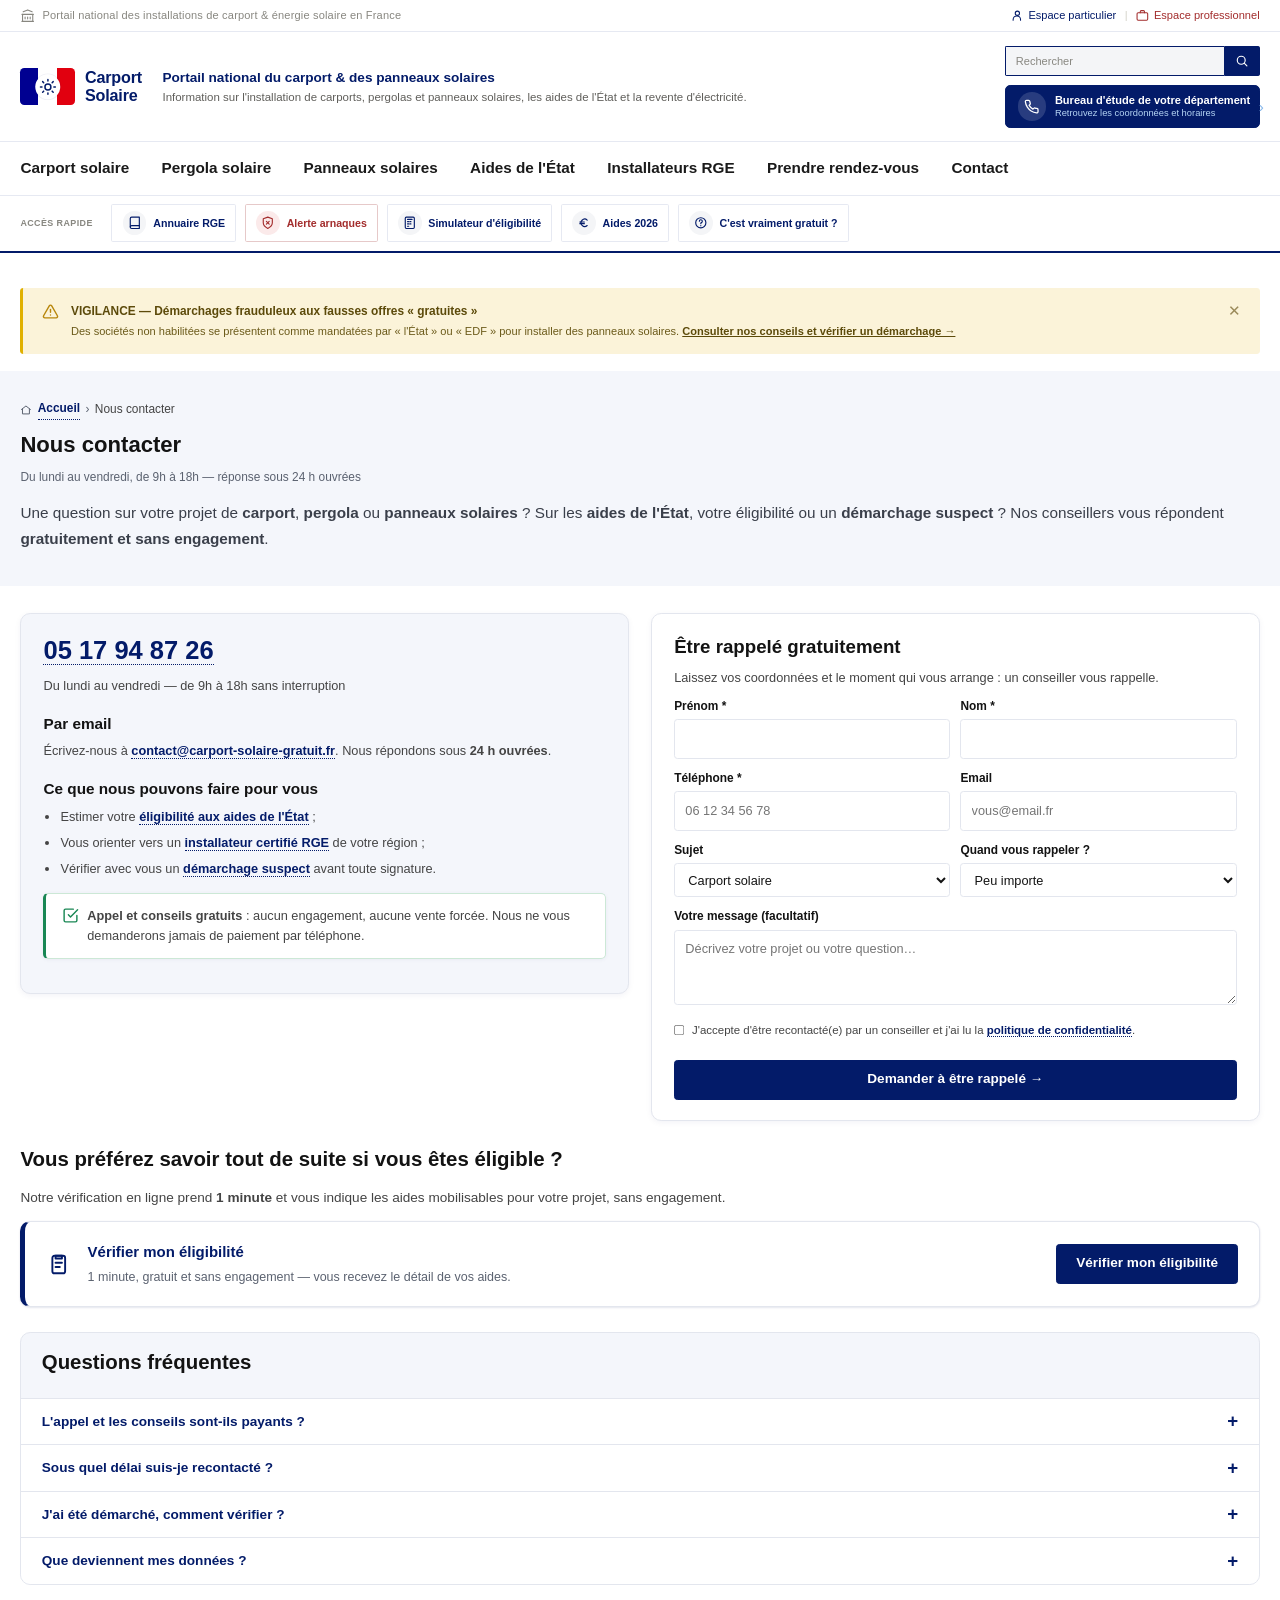
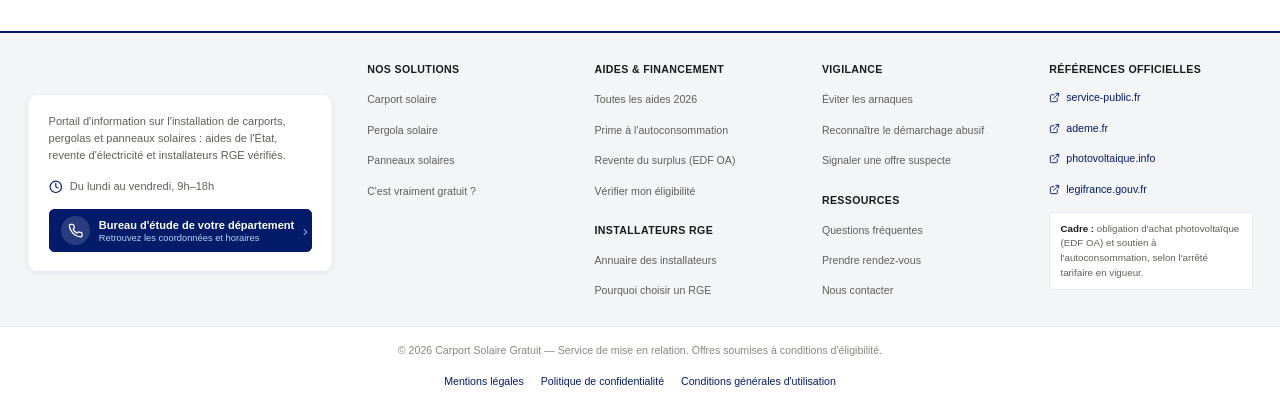
<file: contact.html>
<!DOCTYPE html>
<html lang="fr">
<head>
  <meta charset="UTF-8" />
  <meta name="viewport" content="width=device-width, initial-scale=1.0" />
  <title>Nous contacter — conseillers carport &amp; panneaux solaires | 05 17 94 87 26</title>
  <meta name="description" content="Contactez nos conseillers pour votre projet de carport, pergola ou panneaux solaires : aides de l'État, éligibilité, installateurs RGE. Par téléphone au 05 17 94 87 26 ou demande de rappel gratuit." />
  <meta name="robots" content="index, follow" />
  <link rel="canonical" href="https://carport-solaire-gratuit.fr/contact.html" />
  <meta property="og:title" content="Nous contacter — Carport Solaire Gratuit" />
  <meta property="og:description" content="Une question sur votre projet solaire ou les aides de l'État ? Appelez le 05 17 94 87 26 ou demandez à être rappelé gratuitement." />
  <meta property="og:type" content="website" />
  <meta property="og:locale" content="fr_FR" />
  <meta property="og:url" content="https://carport-solaire-gratuit.fr/contact.html" />
  <link rel="icon" href="/favicon.ico" sizes="32x32" />
  <link rel="icon" href="/favicon.svg" type="image/svg+xml" />
  <link rel="apple-touch-icon" href="/apple-touch-icon.png" />
  <link rel="manifest" href="/site.webmanifest" />
  <meta name="theme-color" content="#031B69" />
  <link rel="stylesheet" href="styles.css" />
  <!-- Capture de la provenance du visiteur (1re page, persistée pour le formulaire) -->
  <script>(function(){try{if(sessionStorage.getItem("csg_src"))return;var p=new URLSearchParams(location.search),ref=document.referrer||"",src="Direct / inconnu",u=p.get("utm_source");if(u){src=u;}else if(ref){try{var h=new URL(ref).hostname.replace(/^www\./,"");if(h.indexOf("carport-solaire-gratuit.fr")>-1)src="Direct / inconnu";else if(h.indexOf("google")>-1)src="Google";else if(h.indexOf("bing")>-1)src="Bing";else if(h.indexOf("yahoo")>-1)src="Yahoo";else if(h.indexOf("duckduckgo")>-1)src="DuckDuckGo";else if(h.indexOf("qwant")>-1)src="Qwant";else if(h.indexOf("ecosia")>-1)src="Ecosia";else if(h.indexOf("facebook")>-1||h.indexOf("instagram")>-1||h.indexOf("t.co")>-1||h.indexOf("linkedin")>-1)src="Réseaux sociaux";else src=h;}catch(e){}}sessionStorage.setItem("csg_src",JSON.stringify({source:src,referent:ref||"(aucun)",arrivee:location.pathname+location.search,utm:[p.get("utm_source"),p.get("utm_medium"),p.get("utm_campaign")].filter(Boolean).join(" / ")}));}catch(e){}})();</script>
</head>
<body>
<input type="checkbox" id="nav-toggle" class="nav-toggle-cb" aria-hidden="true">
<svg xmlns="http://www.w3.org/2000/svg" style="position:absolute;width:0;height:0;overflow:hidden" aria-hidden="true"><symbol id="i-x" viewBox="0 0 24 24"><path d="M6 6l12 12M18 6L6 18"/></symbol><symbol id="i-sun" viewBox="0 0 24 24"><circle cx="12" cy="12" r="4"/><path d="M12 2v2M12 20v2M4.9 4.9l1.4 1.4M17.7 17.7l1.4 1.4M2 12h2M20 12h2M4.9 19.1l1.4-1.4M17.7 6.3l1.4-1.4"/></symbol><symbol id="i-check" viewBox="0 0 24 24"><path d="M20 6L9 17l-5-5"/></symbol><symbol id="i-check-circle" viewBox="0 0 24 24"><circle cx="12" cy="12" r="9"/><path d="M8.3 12.4l2.5 2.5 5-5"/></symbol><symbol id="i-euro" viewBox="0 0 24 24"><path d="M18 7.2A6.5 6.5 0 1 0 18 16.8"/><path d="M5 10.5h8M5 13.5h8"/></symbol><symbol id="i-car" viewBox="0 0 24 24"><path d="M3 13l2-5.2A2 2 0 0 1 6.9 6.5h10.2A2 2 0 0 1 19 7.8L21 13"/><path d="M3 13h18v4.5H3z"/><circle cx="7.5" cy="17.5" r="1.6"/><circle cx="16.5" cy="17.5" r="1.6"/></symbol><symbol id="i-chart" viewBox="0 0 24 24"><path d="M3 17l6-6 4 4 7-7"/><path d="M17 8h4v4"/></symbol><symbol id="i-clipboard" viewBox="0 0 24 24"><rect x="6" y="4.5" width="12" height="16.5" rx="2"/><path d="M9 4.5h6v2.5H9z"/><path d="M9 11h6M9 15h4"/></symbol><symbol id="i-pergola" viewBox="0 0 24 24"><path d="M3 9l9-5 9 5"/><path d="M5 9v11M19 9v11M3.5 20h17"/><path d="M5 9h14"/></symbol><symbol id="i-panel" viewBox="0 0 24 24"><rect x="3" y="4" width="18" height="12" rx="1"/><path d="M3 8h18M3 12h18M9 4v12M15 4v12M12 16v4M8.5 20h7"/></symbol><symbol id="i-pin" viewBox="0 0 24 24"><path d="M12 21s7-6.3 7-11a7 7 0 1 0-14 0c0 4.7 7 11 7 11z"/><circle cx="12" cy="10" r="2.5"/></symbol><symbol id="i-phone" viewBox="0 0 24 24"><path d="M5 4h3l1.8 4.6-2 1.4a11 11 0 0 0 5.2 5.2l1.4-2L19 19v3a1 1 0 0 1-1 1A16 16 0 0 1 4 7a1 1 0 0 1 1-1z"/></symbol><symbol id="i-link" viewBox="0 0 24 24"><path d="M14 4h6v6"/><path d="M20 4l-9 9"/><path d="M18 14v5a1 1 0 0 1-1 1H5a1 1 0 0 1-1-1V7a1 1 0 0 1 1-1h5"/></symbol><symbol id="i-shield" viewBox="0 0 24 24"><path d="M12 3l7 3v6c0 4.5-3 7.6-7 9-4-1.4-7-4.5-7-9V6z"/></symbol><symbol id="i-help" viewBox="0 0 24 24"><circle cx="12" cy="12" r="9"/><path d="M9.5 9.3a2.6 2.6 0 1 1 3.6 2.4c-.9.4-1.1 1-1.1 1.8"/><path d="M12 17h.01"/></symbol><symbol id="i-search" viewBox="0 0 24 24"><circle cx="11" cy="11" r="7"/><path d="M21 21l-4.3-4.3"/></symbol><symbol id="i-calendar" viewBox="0 0 24 24"><rect x="4" y="5" width="16" height="16" rx="2"/><path d="M4 9.5h16M8 3v4M16 3v4"/></symbol><symbol id="i-lock" viewBox="0 0 24 24"><rect x="5" y="11" width="14" height="9" rx="2"/><path d="M8 11V8a4 4 0 0 1 8 0v3"/></symbol><symbol id="i-star" viewBox="0 0 24 24"><path d="M12 3l2.9 5.9 6.5.9-4.7 4.6 1.1 6.5L12 18.8 6.2 21.9l1.1-6.5L2.6 10.7l6.5-.9z"/></symbol><symbol id="i-home" viewBox="0 0 24 24"><path d="M3 11l9-7 9 7"/><path d="M5 10v10h14V10"/></symbol><symbol id="i-alert" viewBox="0 0 24 24"><path d="M12 3.5l9 16.5H3z"/><path d="M12 10v4.2"/><path d="M12 17.3h.01"/></symbol></svg>
  <!-- EN-TÊTE PORTAIL -->
  <div class="pf-desktop">
    <div class="pf-gouvbar-wrap"><div class="pf-gouvbar">
      <span class="pf-gouvbar-left">
        <svg class="pf-gouvbar-icon" viewBox="0 0 24 24" width="18" height="18" fill="none" stroke="currentColor" stroke-width="1.7" stroke-linecap="round" stroke-linejoin="round" aria-hidden="true"><path d="M3 21h18"/><path d="M3 10h18"/><path d="M5 6l7-3 7 3"/><path d="M4 10v11"/><path d="M20 10v11"/><path d="M8 14v3"/><path d="M12 14v3"/><path d="M16 14v3"/></svg>
        <span class="pf-gouvbar-text-left">Portail national des installations de carport &amp; énergie solaire en France</span>
      </span>
      <span class="pf-gouvbar-links">
        <a href="espace.html#particulier" class="pf-util-link"><svg viewBox="0 0 24 24" width="15" height="15" fill="none" stroke="currentColor" stroke-width="2" stroke-linecap="round" stroke-linejoin="round" aria-hidden="true"><circle cx="12" cy="8" r="4"/><path d="M4 21v-1a7 7 0 0 1 14 0v1"/></svg>Espace particulier</a>
        <span class="pf-gouvbar-divider">|</span>
        <a href="espace.html#professionnel" class="pf-util-link pf-util-link-pro"><svg viewBox="0 0 24 24" width="15" height="15" fill="none" stroke="currentColor" stroke-width="2" stroke-linecap="round" stroke-linejoin="round" aria-hidden="true"><rect x="2" y="7" width="20" height="14" rx="2"/><path d="M8 7V5a2 2 0 0 1 2-2h4a2 2 0 0 1 2 2v2"/></svg>Espace professionnel</a>
      </span>
    </div></div>

    <div class="pf-id-wrap"><div class="pf-id">
      <a href="index.html" class="pf-logo-link">
        <span class="pf-logo-mark"><svg viewBox="0 0 24 24" fill="none" stroke="currentColor" stroke-width="2" stroke-linecap="round" stroke-linejoin="round" aria-hidden="true"><circle cx="12" cy="12" r="4"/><path d="M12 2v2M12 20v2M4.9 4.9l1.4 1.4M17.7 17.7l1.4 1.4M2 12h2M20 12h2M4.9 19.1l1.4-1.4M17.7 6.3l1.4-1.4"/></svg></span>
        <span class="pf-logo-wm"><span class="pf-logo-wm-1">Carport</span><span class="pf-logo-wm-1">Solaire</span></span>
      </a>
      <div class="pf-id-text">
        <span class="pf-id-title">Portail national du carport &amp; des panneaux solaires</span>
        <span class="pf-id-sub">Information sur l'installation de carports, pergolas et panneaux solaires, les aides de l'État et la revente d'électricité.</span>
      </div>
      <div class="pf-id-utils">
        <form class="pf-search" role="search" onsubmit="return pfSearch(this)">
          <input type="search" name="q" placeholder="Rechercher" aria-label="Rechercher sur le site">
          <button type="submit" aria-label="Rechercher"><svg viewBox="0 0 24 24" width="16" height="16" fill="none" stroke="currentColor" stroke-width="2" stroke-linecap="round" stroke-linejoin="round" aria-hidden="true"><circle cx="11" cy="11" r="7"/><path d="M21 21l-4.3-4.3"/></svg></button>
        </form>
        <a class="contact-cta" href="contact.html"><span class="cc-ico"><svg viewBox="0 0 24 24" fill="none" stroke="currentColor" stroke-width="2" stroke-linecap="round" stroke-linejoin="round" aria-hidden="true"><path d="M22 16.92v3a2 2 0 0 1-2.18 2 19.8 19.8 0 0 1-8.63-3.07 19.5 19.5 0 0 1-6-6 19.8 19.8 0 0 1-3.07-8.67A2 2 0 0 1 4.11 2h3a2 2 0 0 1 2 1.72c.13.96.36 1.9.7 2.81a2 2 0 0 1-.45 2.11L8.09 9.91a16 16 0 0 0 6 6l1.27-1.27a2 2 0 0 1 2.11-.45c.9.34 1.85.57 2.81.7A2 2 0 0 1 22 16.92z"/></svg></span><span class="cc-txt"><span class="cc-title">Bureau d'étude de votre département</span><span class="cc-sub">Retrouvez les coordonnées et horaires</span></span><span class="cc-chev">›</span></a>
      </div>
    </div></div>

    <div class="pf-mainbar-wrap"><div class="pf-mainbar">
      <nav class="pf-nav" aria-label="Navigation principale"><ul class="pf-menu">
        <li class="pf-has-sub">
          <a href="index.html" class="pf-parent" role="button" aria-haspopup="true">Carport solaire</a>
          <ul class="pf-sub">
            <li><a href="index.html">Pourquoi un carport solaire</a></li>
            <li><a href="carport-solaire-gratuit-verite.html">C'est vraiment gratuit ?</a></li>
            <li><a href="index.html#simulateur">Vérifier mon éligibilité</a></li>
            <li><a href="index.html#faq">Questions fréquentes</a></li>
          </ul>
        </li>
        <li><a href="pergola-solaire.html">Pergola solaire</a></li>
        <li><a href="panneaux-solaires.html">Panneaux solaires</a></li>
        <li><a href="aides.html">Aides de l'État</a></li>
        <li><a href="annuaire-rge.html">Installateurs RGE</a></li>
        <li><a href="rendez-vous.html">Prendre rendez-vous</a></li>
        <li><a href="contact.html">Contact</a></li>
      </ul></nav>
    </div></div>

    <div class="pf-actions-wrap"><div class="pf-actions">
      <div class="pf-quick">
        <span class="pf-quick-label">Accès rapide</span>
        <a class="pf-card" href="annuaire-rge.html"><span class="pf-card-ico pf-card-ico-blue"><svg viewBox="0 0 24 24" width="16" height="16" fill="none" stroke="currentColor" stroke-width="2" stroke-linecap="round" stroke-linejoin="round" aria-hidden="true"><path d="M4 19.5A2.5 2.5 0 0 1 6.5 17H20"/><path d="M6.5 2H20v20H6.5A2.5 2.5 0 0 1 4 19.5v-15A2.5 2.5 0 0 1 6.5 2z"/></svg></span><span class="pf-card-title pf-blue">Annuaire RGE</span></a>
        <a class="pf-card pf-card-alert" href="demarchage.html"><span class="pf-card-ico pf-card-ico-red"><svg viewBox="0 0 24 24" width="16" height="16" fill="none" stroke="currentColor" stroke-width="2" stroke-linecap="round" stroke-linejoin="round" aria-hidden="true"><path d="M12 22s8-4 8-10V5l-8-3-8 3v7c0 6 8 10 8 10z"/><path d="M9.5 9.5l5 5"/><path d="M14.5 9.5l-5 5"/></svg></span><span class="pf-card-title pf-red">Alerte arnaques</span></a>
        <a class="pf-card" href="index.html#simulateur"><span class="pf-card-ico pf-card-ico-blue"><svg viewBox="0 0 24 24" width="16" height="16" fill="none" stroke="currentColor" stroke-width="2" stroke-linecap="round" stroke-linejoin="round" aria-hidden="true"><rect x="4" y="2" width="16" height="20" rx="2"/><line x1="8" y1="6" x2="16" y2="6"/><line x1="8" y1="10" x2="10" y2="10"/><line x1="12" y1="10" x2="14" y2="10"/><line x1="8" y1="14" x2="10" y2="14"/><line x1="12" y1="14" x2="14" y2="14"/><line x1="8" y1="18" x2="10" y2="18"/></svg></span><span class="pf-card-title pf-blue">Simulateur d'éligibilité</span></a>
        <a class="pf-card" href="aides.html"><span class="pf-card-ico pf-card-ico-blue"><svg viewBox="0 0 24 24" width="16" height="16" fill="none" stroke="currentColor" stroke-width="2" stroke-linecap="round" stroke-linejoin="round" aria-hidden="true"><path d="M18 7.2A6.5 6.5 0 1 0 18 16.8"/><path d="M5 10.5h8M5 13.5h8"/></svg></span><span class="pf-card-title pf-blue">Aides 2026</span></a>
        <a class="pf-card" href="carport-solaire-gratuit-verite.html"><span class="pf-card-ico pf-card-ico-blue"><svg viewBox="0 0 24 24" width="16" height="16" fill="none" stroke="currentColor" stroke-width="2" stroke-linecap="round" stroke-linejoin="round" aria-hidden="true"><circle cx="12" cy="12" r="9"/><path d="M9.5 9.3a2.6 2.6 0 1 1 3.6 2.4c-.9.4-1.1 1-1.1 1.8"/><path d="M12 17h.01"/></svg></span><span class="pf-card-title pf-blue">C'est vraiment gratuit ?</span></a>
      </div>
    </div></div>
  </div>

  <!-- EN-TÊTE MOBILE -->
  <div class="pfm-wrap">
    <div class="pfm-bar">
      <a href="index.html" class="pfm-id-link">
        <span class="pfm-logo-mark"><svg viewBox="0 0 24 24" fill="none" stroke="currentColor" stroke-width="2" stroke-linecap="round" stroke-linejoin="round" aria-hidden="true"><circle cx="12" cy="12" r="4"/><path d="M12 2v2M12 20v2M4.9 4.9l1.4 1.4M17.7 17.7l1.4 1.4M2 12h2M20 12h2M4.9 19.1l1.4-1.4M17.7 6.3l1.4-1.4"/></svg></span>
        <span class="pfm-id-txt"><span class="pfm-id-title">Carport Solaire</span></span>
      </a>
      <button class="pfm-burger" id="pfmBurger" aria-label="Ouvrir le menu" aria-expanded="false"><span></span><span></span><span></span></button>
    </div>
    <div class="pfm-panel" id="pfmPanel">
      <form class="pfm-search" role="search" onsubmit="return pfSearch(this)">
        <input type="search" name="q" placeholder="Rechercher sur le site" aria-label="Rechercher sur le site">
        <button type="submit" aria-label="Rechercher"><svg viewBox="0 0 24 24" width="18" height="18" fill="none" stroke="currentColor" stroke-width="2" stroke-linecap="round" stroke-linejoin="round" aria-hidden="true"><circle cx="11" cy="11" r="7"/><path d="M21 21l-4.3-4.3"/></svg></button>
      </form>
      <div class="pfm-quick">
        <a class="pfm-quick-card" href="annuaire-rge.html"><span class="pfm-quick-ico pfm-quick-ico-blue"><svg viewBox="0 0 24 24" width="16" height="16" fill="none" stroke="currentColor" stroke-width="2" stroke-linecap="round" stroke-linejoin="round" aria-hidden="true"><path d="M4 19.5A2.5 2.5 0 0 1 6.5 17H20"/><path d="M6.5 2H20v20H6.5A2.5 2.5 0 0 1 4 19.5v-15A2.5 2.5 0 0 1 6.5 2z"/></svg></span>Annuaire RGE</a>
        <a class="pfm-quick-card pfm-quick-card-alert" href="demarchage.html"><span class="pfm-quick-ico pfm-quick-ico-red"><svg viewBox="0 0 24 24" width="16" height="16" fill="none" stroke="currentColor" stroke-width="2" stroke-linecap="round" stroke-linejoin="round" aria-hidden="true"><path d="M12 22s8-4 8-10V5l-8-3-8 3v7c0 6 8 10 8 10z"/><path d="M9.5 9.5l5 5"/><path d="M14.5 9.5l-5 5"/></svg></span>Alerte arnaques</a>
        <a class="pfm-quick-card" href="index.html#simulateur"><span class="pfm-quick-ico pfm-quick-ico-blue"><svg viewBox="0 0 24 24" width="16" height="16" fill="none" stroke="currentColor" stroke-width="2" stroke-linecap="round" stroke-linejoin="round" aria-hidden="true"><rect x="4" y="2" width="16" height="20" rx="2"/><line x1="8" y1="6" x2="16" y2="6"/><line x1="8" y1="10" x2="10" y2="10"/><line x1="8" y1="14" x2="10" y2="14"/><line x1="8" y1="18" x2="10" y2="18"/></svg></span>Simulateur</a>
        <a class="pfm-quick-card" href="aides.html"><span class="pfm-quick-ico pfm-quick-ico-blue"><svg viewBox="0 0 24 24" width="16" height="16" fill="none" stroke="currentColor" stroke-width="2" stroke-linecap="round" stroke-linejoin="round" aria-hidden="true"><path d="M18 7.2A6.5 6.5 0 1 0 18 16.8"/><path d="M5 10.5h8M5 13.5h8"/></svg></span>Aides 2026</a>
      </div>
      <nav class="pfm-nav">
        <div class="pfm-acc">
          <button class="pfm-acc-head" type="button">Carport solaire <span class="pfm-chev">▾</span></button>
          <div class="pfm-acc-body">
            <a href="index.html">Pourquoi un carport solaire</a>
            <a href="carport-solaire-gratuit-verite.html">C'est vraiment gratuit ?</a>
            <a href="index.html#simulateur">Vérifier mon éligibilité</a>
            <a href="index.html#faq">Questions fréquentes</a>
          </div>
        </div>
        <div class="pfm-acc"><a class="pfm-acc-head pfm-acc-link" href="pergola-solaire.html">Pergola solaire</a></div>
        <div class="pfm-acc"><a class="pfm-acc-head pfm-acc-link" href="panneaux-solaires.html">Panneaux solaires</a></div>
        <div class="pfm-acc"><a class="pfm-acc-head pfm-acc-link" href="aides.html">Aides de l'État</a></div>
        <div class="pfm-acc"><a class="pfm-acc-head pfm-acc-link" href="annuaire-rge.html">Installateurs RGE</a></div>
        <div class="pfm-acc"><a class="pfm-acc-head pfm-acc-link" href="rendez-vous.html">Prendre rendez-vous</a></div>
        <div class="pfm-acc"><a class="pfm-acc-head pfm-acc-link" href="contact.html">Contact</a></div>
      </nav>
      <div class="pfm-links">
        <a href="espace.html#particulier" class="pfm-util-link"><svg viewBox="0 0 24 24" width="16" height="16" fill="none" stroke="currentColor" stroke-width="2" stroke-linecap="round" stroke-linejoin="round" aria-hidden="true"><circle cx="12" cy="8" r="4"/><path d="M4 21v-1a7 7 0 0 1 14 0v1"/></svg>Espace particulier</a>
        <a href="espace.html#professionnel" class="pfm-util-link pfm-util-link-pro"><svg viewBox="0 0 24 24" width="16" height="16" fill="none" stroke="currentColor" stroke-width="2" stroke-linecap="round" stroke-linejoin="round" aria-hidden="true"><rect x="2" y="7" width="20" height="14" rx="2"/><path d="M8 7V5a2 2 0 0 1 2-2h4a2 2 0 0 1 2 2v2"/></svg>Espace professionnel</a>
      </div>
      <a class="pfm-cta" href="contact.html"><span class="pfm-cta-ico"><svg viewBox="0 0 24 24" fill="none" stroke="currentColor" stroke-width="2" stroke-linecap="round" stroke-linejoin="round" aria-hidden="true"><path d="M22 16.92v3a2 2 0 0 1-2.18 2 19.8 19.8 0 0 1-8.63-3.07 19.5 19.5 0 0 1-6-6 19.8 19.8 0 0 1-3.07-8.67A2 2 0 0 1 4.11 2h3a2 2 0 0 1 2 1.72c.13.96.36 1.9.7 2.81a2 2 0 0 1-.45 2.11L8.09 9.91a16 16 0 0 0 6 6l1.27-1.27a2 2 0 0 1 2.11-.45c.9.34 1.85.57 2.81.7A2 2 0 0 1 22 16.92z"/></svg></span><span class="pfm-cta-txt"><span class="pfm-cta-title">Bureau d'étude de votre département</span><span class="pfm-cta-sub">Retrouvez les coordonnées et horaires</span></span></a>
    </div>
  </div>

  <script>
  (function(){
    var b=document.getElementById("pfmBurger"), p=document.getElementById("pfmPanel");
    if(b&&p){b.addEventListener("click",function(){var o=p.classList.toggle("is-open");b.classList.toggle("is-open",o);b.setAttribute("aria-expanded",o?"true":"false");b.setAttribute("aria-label",o?"Fermer le menu":"Ouvrir le menu");});}
    document.querySelectorAll(".pfm-acc-head").forEach(function(h){if(h.tagName==="BUTTON"){h.addEventListener("click",function(){h.parentElement.classList.toggle("is-open");});}});
    document.querySelectorAll(".pf-parent").forEach(function(l){l.addEventListener("click",function(e){e.preventDefault();});});
  })();
  function pfSearch(f){var q=((f.q&&f.q.value)||"").trim();if(q){window.location.href="https://www.google.com/search?q="+encodeURIComponent("site:carport-solaire-gratuit.fr "+q);}return false;}
  </script>

  <div class="pf-alerte-bar"><div class="pf-alerte-wrap">
    <div class="pf-alerte" id="pf-alerte-demarchage">
      <span class="pf-alerte-icone"><svg viewBox="0 0 24 24" fill="none" stroke="currentColor" stroke-width="2" stroke-linecap="round" stroke-linejoin="round" aria-hidden="true"><path d="m21.73 18-8-14a2 2 0 0 0-3.48 0l-8 14A2 2 0 0 0 4 21h16a2 2 0 0 0 1.73-3Z"/><line x1="12" y1="9" x2="12" y2="13"/><line x1="12" y1="17" x2="12.01" y2="17"/></svg></span>
      <div class="pf-alerte-texte">
        <div class="pf-alerte-titre">VIGILANCE — Démarchages frauduleux aux fausses offres « gratuites »</div>
        <div class="pf-alerte-sous">Des sociétés non habilitées se présentent comme mandatées par « l'État » ou « EDF » pour installer des panneaux solaires. <a href="demarchage.html">Consulter nos conseils et vérifier un démarchage →</a></div>
      </div>
      <span class="pf-alerte-close" onclick="document.getElementById('pf-alerte-demarchage').style.display='none'">✕</span>
    </div>
  </div></div>
  <!-- EN-TÊTE ARTICLE -->
  <section class="art-hero">
    <div class="art-wrap">
      <nav class="art-breadcrumb" aria-label="Fil d'Ariane">
        <svg class="bc-ico" viewBox="0 0 24 24" fill="none" stroke="currentColor" stroke-width="2" stroke-linecap="round" stroke-linejoin="round" aria-hidden="true"><path d="M3 11l9-7 9 7"/><path d="M5 10v10h14V10"/></svg>
        <a href="index.html">Accueil</a><span class="bc-sep">›</span><span>Nous contacter</span>
      </nav>
      <h1 class="art-h1">Nous contacter</h1>
      <p class="art-maj">Du lundi au vendredi, de 9h à 18h — réponse sous 24&nbsp;h ouvrées</p>
      <div class="art-lead">
        <p>Une question sur votre projet de <strong>carport</strong>, <strong>pergola</strong> ou <strong>panneaux solaires</strong>&nbsp;? Sur les <strong>aides de l'État</strong>, votre éligibilité ou un <strong>démarchage suspect</strong>&nbsp;? Nos conseillers vous répondent <strong>gratuitement et sans engagement</strong>.</p>
      </div>
    </div>
  </section>

  <div class="art">
    <div class="contact-grid">

      <div class="contact-card contact-card--gris">
        <h2><a class="contact-tel" href="tel:+33517948726">05&nbsp;17&nbsp;94&nbsp;87&nbsp;26</a></h2>
        <p class="contact-sub">Du lundi au vendredi — de 9h à 18h sans interruption</p>

        <h3>Par email</h3>
        <p>Écrivez-nous à <a href="mailto:contact@carport-solaire-gratuit.fr">contact@carport-solaire-gratuit.fr</a>. Nous répondons sous <strong>24&nbsp;h ouvrées</strong>.</p>

        <h3>Ce que nous pouvons faire pour vous</h3>
        <ul>
          <li>Estimer votre <a href="aides.html">éligibilité aux aides de l'État</a>&nbsp;;</li>
          <li>Vous orienter vers un <a href="annuaire-rge.html">installateur certifié RGE</a> de votre région&nbsp;;</li>
          <li>Vérifier avec vous un <a href="demarchage.html">démarchage suspect</a> avant toute signature.</li>
        </ul>

        <div class="art-box art-box--good">
          <span class="bx-ico" aria-hidden="true"><svg viewBox="0 0 24 24" fill="none" stroke="currentColor" stroke-width="2" stroke-linecap="round" stroke-linejoin="round"><path d="M9 11l3 3L22 4"/><path d="M21 12v7a2 2 0 0 1-2 2H5a2 2 0 0 1-2-2V5a2 2 0 0 1 2-2h11"/></svg></span>
          <div><strong>Appel et conseils gratuits</strong>&nbsp;: aucun engagement, aucune vente forcée. Nous ne vous demanderons jamais de paiement par téléphone.</div>
        </div>
      </div>

      <div class="contact-card">
        <h2>Être rappelé gratuitement</h2>
        <p>Laissez vos coordonnées et le moment qui vous arrange&nbsp;: un conseiller vous rappelle.</p>

        <form id="contactForm" class="contact-form" novalidate>
          <div class="field-row">
            <div class="field">
              <label for="c-prenom">Prénom *</label>
              <input type="text" id="c-prenom" name="prenom" autocomplete="given-name" required>
            </div>
            <div class="field">
              <label for="c-nom">Nom *</label>
              <input type="text" id="c-nom" name="nom" autocomplete="family-name" required>
            </div>
          </div>
          <div class="field-row">
            <div class="field">
              <label for="c-tel">Téléphone *</label>
              <input type="tel" id="c-tel" name="telephone" placeholder="06 12 34 56 78" autocomplete="tel" required>
            </div>
            <div class="field">
              <label for="c-email">Email</label>
              <input type="email" id="c-email" name="email" placeholder="vous@email.fr" autocomplete="email">
            </div>
          </div>
          <div class="field-row">
            <div class="field">
              <label for="c-sujet">Sujet</label>
              <select id="c-sujet" name="sujet">
                <option>Carport solaire</option>
                <option>Pergola solaire</option>
                <option>Panneaux solaires</option>
                <option>Aides de l'État</option>
                <option>Vérifier un démarchage</option>
                <option>Autre question</option>
              </select>
            </div>
            <div class="field">
              <label for="c-creneau">Quand vous rappeler&nbsp;?</label>
              <select id="c-creneau" name="creneau">
                <option>Peu importe</option>
                <option>Le matin (9h–12h)</option>
                <option>L'après-midi (12h–18h)</option>
              </select>
            </div>
          </div>
          <div class="field">
            <label for="c-message">Votre message (facultatif)</label>
            <textarea id="c-message" name="message" placeholder="Décrivez votre projet ou votre question…"></textarea>
          </div>
          <input type="text" name="website" class="hp-field" tabindex="-1" autocomplete="off" aria-hidden="true">
          <label class="consent">
            <input type="checkbox" id="c-consent" required>
            <span>J'accepte d'être recontacté(e) par un conseiller et j'ai lu la <a href="#" data-open="rgpd">politique de confidentialité</a>.</span>
          </label>
          <small class="field-error" id="c-erreur" style="color:#A32D2D;display:block;min-height:18px"></small>
          <button type="submit" class="btn btn-primary btn-block" id="c-submit">Demander à être rappelé →</button>
        </form>

        <div class="contact-success" id="contactSuccess" hidden>
          <strong>Votre demande est enregistrée&nbsp;!</strong>
          <p style="margin:6px 0 0">Un conseiller vous rappelle au numéro indiqué, du lundi au vendredi entre 9h et 18h.</p>
        </div>
      </div>
    </div>

    <section>
      <h2 id="eligibilite">Vous préférez savoir tout de suite si vous êtes éligible&nbsp;?</h2>
      <p>Notre vérification en ligne prend <strong>1 minute</strong> et vous indique les aides mobilisables pour votre projet, sans engagement.</p>
      <div class="cta-band">
        <div class="cb-ico"><svg class="icon" aria-hidden="true"><use href="#i-clipboard"></use></svg></div>
        <div class="cb-text"><strong>Vérifier mon éligibilité</strong><span>1 minute, gratuit et sans engagement — vous recevez le détail de vos aides.</span></div>
        <a href="index.html#simulateur" class="btn btn-primary">Vérifier mon éligibilité</a>
      </div>
    </section>

    <section class="art-faq" id="faq-contact" aria-label="Questions fréquentes sur le contact">
      <h2 class="art-faq-title">Questions fréquentes</h2>
      <details class="art-faq-item">
        <summary>L'appel et les conseils sont-ils payants&nbsp;?</summary>
        <div class="art-faq-ans">Non. L'appel, les conseils et l'étude d'éligibilité sont <strong>gratuits et sans engagement</strong>. Nous ne demandons jamais de paiement par téléphone.</div>
      </details>
      <details class="art-faq-item">
        <summary>Sous quel délai suis-je recontacté&nbsp;?</summary>
        <div class="art-faq-ans">Généralement sous <strong>24&nbsp;h ouvrées</strong>, du lundi au vendredi entre 9h et 18h. Vous pouvez indiquer le créneau qui vous arrange dans le formulaire.</div>
      </details>
      <details class="art-faq-item">
        <summary>J'ai été démarché, comment vérifier&nbsp;?</summary>
        <div class="art-faq-ans">Appelez-nous&nbsp;: nous vérifions avec vous la validité de l'offre et de la certification RGE. Consultez aussi nos conseils sur la page <a href="demarchage.html">démarchage &amp; arnaques</a>.</div>
      </details>
      <details class="art-faq-item">
        <summary>Que deviennent mes données&nbsp;?</summary>
        <div class="art-faq-ans">Elles servent uniquement à traiter votre demande et à vous recontacter. Elles ne sont jamais revendues à des tiers et vous pouvez demander leur suppression à tout moment (RGPD).</div>
      </details>
    </section>
  </div>

  <!-- Données structurées : fil d'Ariane, page de contact -->
  <script type="application/ld+json">{"@context":"https://schema.org","@type":"BreadcrumbList","itemListElement":[{"@type":"ListItem","position":1,"name":"Accueil","item":"https://carport-solaire-gratuit.fr/"},{"@type":"ListItem","position":2,"name":"Nous contacter","item":"https://carport-solaire-gratuit.fr/contact.html"}]}</script>
  <script type="application/ld+json">{"@context":"https://schema.org","@type":"ContactPage","name":"Nous contacter","url":"https://carport-solaire-gratuit.fr/contact.html","inLanguage":"fr-FR","mainEntity":{"@type":"Organization","name":"Carport Solaire Gratuit","url":"https://carport-solaire-gratuit.fr/","email":"contact@carport-solaire-gratuit.fr","contactPoint":{"@type":"ContactPoint","telephone":"+33517948726","contactType":"customer service","areaServed":"FR","availableLanguage":"French","hoursAvailable":{"@type":"OpeningHoursSpecification","dayOfWeek":["Monday","Tuesday","Wednesday","Thursday","Friday"],"opens":"09:00","closes":"18:00"}}}}</script>
  <script type="application/ld+json">{"@context":"https://schema.org","@type":"FAQPage","mainEntity":[{"@type":"Question","name":"L'appel et les conseils sont-ils payants ?","acceptedAnswer":{"@type":"Answer","text":"Non. L'appel, les conseils et l'étude d'éligibilité sont gratuits et sans engagement. Nous ne demandons jamais de paiement par téléphone."}},{"@type":"Question","name":"Sous quel délai suis-je recontacté ?","acceptedAnswer":{"@type":"Answer","text":"Généralement sous 24 h ouvrées, du lundi au vendredi entre 9h et 18h. Vous pouvez indiquer le créneau qui vous arrange dans le formulaire."}},{"@type":"Question","name":"J'ai été démarché, comment vérifier ?","acceptedAnswer":{"@type":"Answer","text":"Appelez-nous : nous vérifions avec vous la validité de l'offre et de la certification RGE. Consultez aussi nos conseils sur la page démarchage et arnaques."}},{"@type":"Question","name":"Que deviennent mes données ?","acceptedAnswer":{"@type":"Answer","text":"Elles servent uniquement à traiter votre demande et à vous recontacter. Elles ne sont jamais revendues à des tiers et vous pouvez demander leur suppression à tout moment (RGPD)."}}]}</script>

  <script>
  (function(){
    var f = document.getElementById("contactForm");
    if (!f) return;
    var err = document.getElementById("c-erreur");
    var btn = document.getElementById("c-submit");
    var ok = document.getElementById("contactSuccess");
    var v = function(n){ return f.elements[n] ? String(f.elements[n].value).trim() : ""; };
    f.addEventListener("submit", async function(e){
      e.preventDefault();
      err.textContent = "";
      if (f.website.value) return;
      if (!v("prenom") || !v("nom")) { err.textContent = "Merci d'indiquer votre prénom et votre nom."; return; }
      if (v("telephone").replace(/\D/g,"").length < 9) { err.textContent = "Numéro de téléphone invalide."; return; }
      if (v("email") && !/^[^@\s]+@[^@\s]+\.[^@\s]+$/.test(v("email"))) { err.textContent = "Email invalide."; return; }
      if (!document.getElementById("c-consent").checked) { err.textContent = "Vous devez accepter pour continuer."; return; }
      var src = {};
      try { src = JSON.parse(sessionStorage.getItem("csg_src") || "{}"); } catch(e2){}
      var payload = {
        access_key: "0cdc34ca-32fc-4e0e-a353-37cb3d28ec31",
        subject: "Demande de rappel : " + v("prenom") + " " + v("nom") + " (" + v("sujet") + ")",
        from_name: "Site Carport Solaire Gratuit",
        "Type de demande": "Demande de rappel (page contact)",
        "Prénom": v("prenom"), "Nom": v("nom"),
        "Téléphone": v("telephone"), "Email": v("email") || "(non renseigné)",
        "Sujet": v("sujet"), "Créneau souhaité": v("creneau"),
        "Message": v("message") || "(aucun)",
        "Source": src.source || "Direct / inconnu",
        "Référent": src.referent || "(aucun)",
        "Page d'arrivée": src.arrivee || location.pathname,
        "Campagne (UTM)": src.utm || "—",
        replyto: v("email") || undefined
      };
      btn.disabled = true; btn.textContent = "Envoi en cours…";
      try {
        var res = await fetch("https://api.web3forms.com/submit", {
          method: "POST",
          headers: { "Content-Type": "application/json", Accept: "application/json" },
          body: JSON.stringify(payload)
        });
        var r = await res.json().catch(function(){ return {}; });
        if (res.ok && r.success) { f.style.display = "none"; ok.hidden = false; }
        else { throw new Error("echec"); }
      } catch(e3) {
        btn.disabled = false; btn.textContent = "Demander à être rappelé →";
        err.textContent = "Une erreur est survenue. Merci de réessayer ou de nous appeler au 05 17 94 87 26.";
      }
    });
  })();
  </script>

  <!-- PIED DE PAGE PORTAIL -->
  <footer class="pf-footer">
    <div class="pf-footer-main">
      <div class="pf-footer-brand"><div class="pf-footer-card">
        <p class="pf-footer-mission">Portail d'information sur l'installation de carports, pergolas et panneaux solaires : aides de l'État, revente d'électricité et installateurs RGE vérifiés.</p>
        <ul class="pf-footer-contact">
          <li><svg viewBox="0 0 24 24" width="16" height="16" fill="none" stroke="currentColor" stroke-width="2" stroke-linecap="round" stroke-linejoin="round" aria-hidden="true"><circle cx="12" cy="12" r="10"/><path d="M12 6v6l4 2"/></svg><span>Du lundi au vendredi, 9h–18h</span></li>
        </ul>
        <a class="pf-footer-cta" href="contact.html">
          <span class="pf-footer-cta-ico"><svg viewBox="0 0 24 24" width="18" height="18" fill="none" stroke="currentColor" stroke-width="2" stroke-linecap="round" stroke-linejoin="round" aria-hidden="true"><path d="M22 16.92v3a2 2 0 0 1-2.18 2 19.8 19.8 0 0 1-8.63-3.07 19.5 19.5 0 0 1-6-6 19.8 19.8 0 0 1-3.07-8.67A2 2 0 0 1 4.11 2h3a2 2 0 0 1 2 1.72c.13.96.36 1.9.7 2.81a2 2 0 0 1-.45 2.11L8.09 9.91a16 16 0 0 0 6 6l1.27-1.27a2 2 0 0 1 2.11-.45c.9.34 1.85.57 2.81.7A2 2 0 0 1 22 16.92z"/></svg></span>
          <span class="pf-footer-cta-txt"><span class="pf-footer-cta-title">Bureau d'étude de votre département</span><span class="pf-footer-cta-sub">Retrouvez les coordonnées et horaires</span></span>
          <span class="pf-footer-cta-chev">›</span>
        </a>
      </div></div>

      <div class="pf-footer-cols">
        <div class="pf-footer-colwrap">
          <div class="pf-footer-col">
            <h3>Nos solutions</h3>
            <ul>
              <li><a href="index.html">Carport solaire</a></li>
              <li><a href="pergola-solaire.html">Pergola solaire</a></li>
              <li><a href="panneaux-solaires.html">Panneaux solaires</a></li>
              <li><a href="carport-solaire-gratuit-verite.html">C'est vraiment gratuit ?</a></li>
            </ul>
          </div>
        </div>

        <div class="pf-footer-colwrap">
          <div class="pf-footer-col">
            <h3>Aides &amp; financement</h3>
            <ul>
              <li><a href="aides.html">Toutes les aides 2026</a></li>
              <li><a href="aides.html">Prime à l'autoconsommation</a></li>
              <li><a href="aides.html">Revente du surplus (EDF OA)</a></li>
              <li><a href="index.html#simulateur">Vérifier mon éligibilité</a></li>
            </ul>
          </div>
          <div class="pf-footer-col">
            <h3>Installateurs RGE</h3>
            <ul>
              <li><a href="annuaire-rge.html">Annuaire des installateurs</a></li>
              <li><a href="annuaire-rge.html">Pourquoi choisir un RGE</a></li>
            </ul>
          </div>
        </div>

        <div class="pf-footer-colwrap">
          <div class="pf-footer-col">
            <h3>Vigilance</h3>
            <ul>
              <li><a href="demarchage.html">Éviter les arnaques</a></li>
              <li><a href="demarchage.html">Reconnaître le démarchage abusif</a></li>
              <li><a href="demarchage.html">Signaler une offre suspecte</a></li>
            </ul>
          </div>
          <div class="pf-footer-col">
            <h3>Ressources</h3>
            <ul>
              <li><a href="index.html#faq">Questions fréquentes</a></li>
              <li><a href="rendez-vous.html">Prendre rendez-vous</a></li>
              <li><a href="contact.html">Nous contacter</a></li>
            </ul>
          </div>
        </div>

        <div class="pf-footer-colwrap">
          <div class="pf-footer-col pf-footer-col-ref">
            <h3>Références officielles</h3>
            <ul>
              <li><a href="https://www.service-public.fr/" target="_blank" rel="noopener nofollow"><svg viewBox="0 0 24 24" width="13" height="13" fill="none" stroke="currentColor" stroke-width="2" stroke-linecap="round" stroke-linejoin="round" aria-hidden="true"><path d="M18 13v6a2 2 0 0 1-2 2H5a2 2 0 0 1-2-2V8a2 2 0 0 1 2-2h6"/><path d="M15 3h6v6"/><path d="M10 14 21 3"/></svg>service-public.fr</a></li>
              <li><a href="https://www.ademe.fr/" target="_blank" rel="noopener nofollow"><svg viewBox="0 0 24 24" width="13" height="13" fill="none" stroke="currentColor" stroke-width="2" stroke-linecap="round" stroke-linejoin="round" aria-hidden="true"><path d="M18 13v6a2 2 0 0 1-2 2H5a2 2 0 0 1-2-2V8a2 2 0 0 1 2-2h6"/><path d="M15 3h6v6"/><path d="M10 14 21 3"/></svg>ademe.fr</a></li>
              <li><a href="https://www.photovoltaique.info/" target="_blank" rel="noopener nofollow"><svg viewBox="0 0 24 24" width="13" height="13" fill="none" stroke="currentColor" stroke-width="2" stroke-linecap="round" stroke-linejoin="round" aria-hidden="true"><path d="M18 13v6a2 2 0 0 1-2 2H5a2 2 0 0 1-2-2V8a2 2 0 0 1 2-2h6"/><path d="M15 3h6v6"/><path d="M10 14 21 3"/></svg>photovoltaique.info</a></li>
              <li><a href="https://www.legifrance.gouv.fr/" target="_blank" rel="noopener nofollow"><svg viewBox="0 0 24 24" width="13" height="13" fill="none" stroke="currentColor" stroke-width="2" stroke-linecap="round" stroke-linejoin="round" aria-hidden="true"><path d="M18 13v6a2 2 0 0 1-2 2H5a2 2 0 0 1-2-2V8a2 2 0 0 1 2-2h6"/><path d="M15 3h6v6"/><path d="M10 14 21 3"/></svg>legifrance.gouv.fr</a></li>
            </ul>
            <div class="pf-footer-refbox">
              <strong>Cadre :</strong> obligation d'achat photovoltaïque (EDF OA) et soutien à l'autoconsommation, selon l'arrêté tarifaire en vigueur.
            </div>
          </div>
        </div>
      </div>
    </div>

    <div class="pf-footer-bottom"><div class="pf-footer-bottom-inner">
      <span class="pf-footer-copy">© 2026 Carport Solaire Gratuit — Service de mise en relation. Offres soumises à conditions d'éligibilité.</span>
      <ul class="pf-footer-legal">
        <li><a href="#" data-pf-open="mentions">Mentions légales</a></li>
        <li><a href="#" data-pf-open="rgpd">Politique de confidentialité</a></li>
        <li><a href="#" data-pf-open="cgu">Conditions générales d'utilisation</a></li>
      </ul>
    </div></div>
  </footer>

  <div class="pf-modal" id="pfLegal" hidden>
    <div class="pf-modal-overlay" data-pf-close></div>
    <div class="pf-modal-box" role="dialog" aria-modal="true">
      <button class="pf-modal-x" type="button" aria-label="Fermer" data-pf-close>×</button>
      <div id="pfLegalContent"></div>
    </div>
  </div>
  <script>
  (function(){
    var LEGAL={
      mentions:"<h3>Mentions légales</h3><p><strong>Éditeur du site :</strong> [Raison sociale] — [SIRET] — [Adresse].</p><p><strong>Directeur de la publication :</strong> [Nom].</p><p><strong>Hébergeur :</strong> [Nom de l'hébergeur, adresse].</p><p>Ce site est un service de mise en relation entre particuliers ou professionnels et des installateurs partenaires certifiés RGE. Les offres présentées sont soumises à conditions d'éligibilité.</p><p><em>À compléter avant la mise en ligne.</em></p>",
      rgpd:"<h3>Politique de confidentialité (RGPD)</h3><p>Les données transmises via le formulaire (nom, prénom, téléphone, email, code postal et informations sur votre projet) sont collectées dans le seul but de traiter votre demande d'étude et de vous recontacter.</p><h4>Base légale</h4><p>Votre consentement, recueilli lors de l'envoi du formulaire.</p><h4>Destinataires</h4><p>Nos conseillers et, le cas échéant, un installateur partenaire certifié RGE de votre région. Vos données ne sont jamais revendues à des tiers.</p><h4>Durée de conservation</h4><p>Vos données sont conservées [X mois] après le dernier contact, puis supprimées.</p><h4>Vos droits</h4><p>Vous disposez d'un droit d'accès, de rectification, d'effacement et d'opposition. Pour l'exercer : [email de contact]. Vous pouvez saisir la CNIL (cnil.fr).</p><p><em>À compléter avant la mise en ligne.</em></p>",
      cgu:"<h3>Conditions générales d'utilisation</h3><p>L'utilisation de ce site implique l'acceptation des présentes conditions.</p><h4>Objet</h4><p>Le site propose une information sur les installations solaires et un service gratuit de mise en relation avec des installateurs certifiés RGE.</p><h4>Service de mise en relation</h4><p>La demande d'étude est gratuite et sans engagement. Les devis, travaux et garanties relèvent exclusivement de l'installateur partenaire choisi.</p><h4>Responsabilité</h4><p>Les informations sont fournies à titre indicatif. Le montant des aides et la rentabilité dépendent de votre situation et des dispositifs en vigueur.</p><p><em>À compléter avant la mise en ligne.</em></p>"
    };
    var modal=document.getElementById("pfLegal"), box=document.getElementById("pfLegalContent");
    function open(k){ if(!LEGAL[k]||!modal)return; box.innerHTML=LEGAL[k]; modal.hidden=false; document.body.style.overflow="hidden"; }
    function close(){ if(!modal)return; modal.hidden=true; document.body.style.overflow=""; }
    document.querySelectorAll("[data-pf-open]").forEach(function(el){ el.addEventListener("click",function(e){ e.preventDefault(); open(el.getAttribute("data-pf-open")); }); });
    modal&&modal.querySelectorAll("[data-pf-close]").forEach(function(el){ el.addEventListener("click",close); });
    document.addEventListener("keydown",function(e){ if(e.key==="Escape")close(); });
  })();
  </script>

  <script>document.getElementById("year").textContent = new Date().getFullYear();</script>
</body>
</html>
</file>
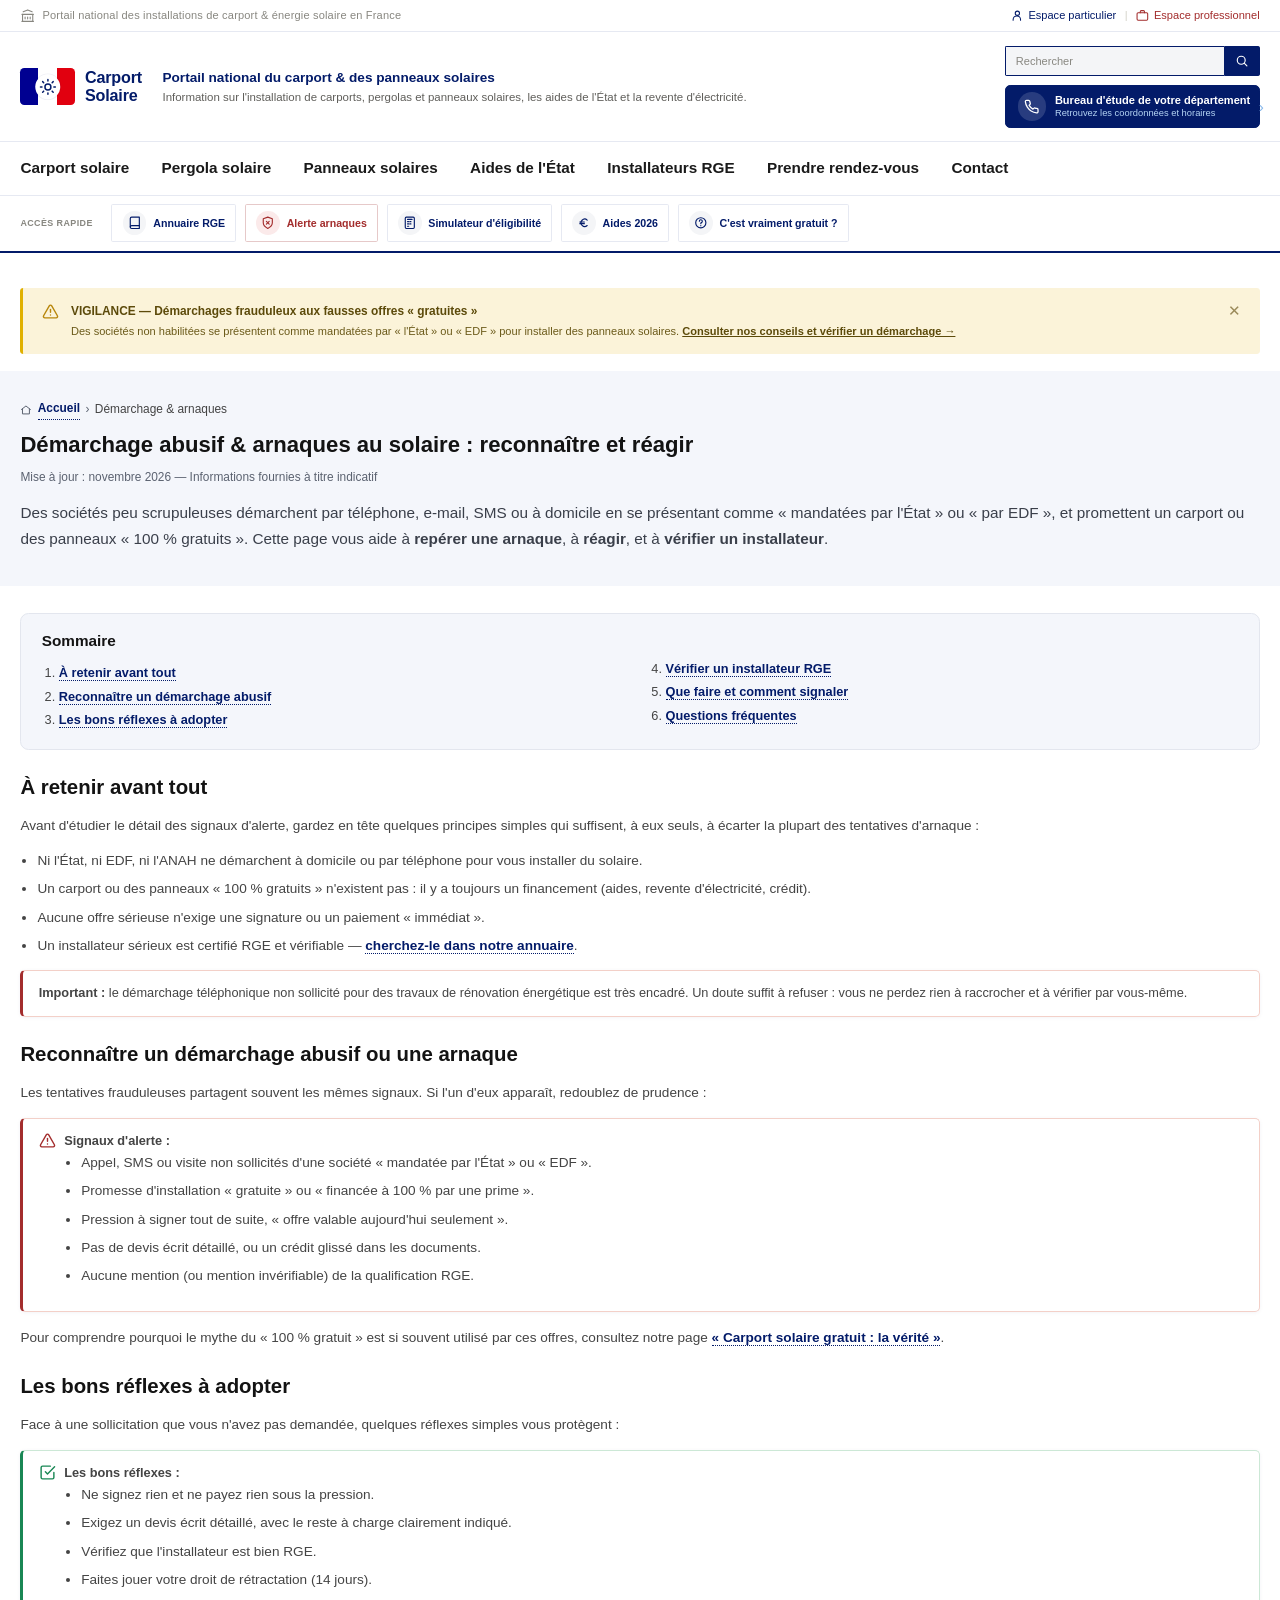
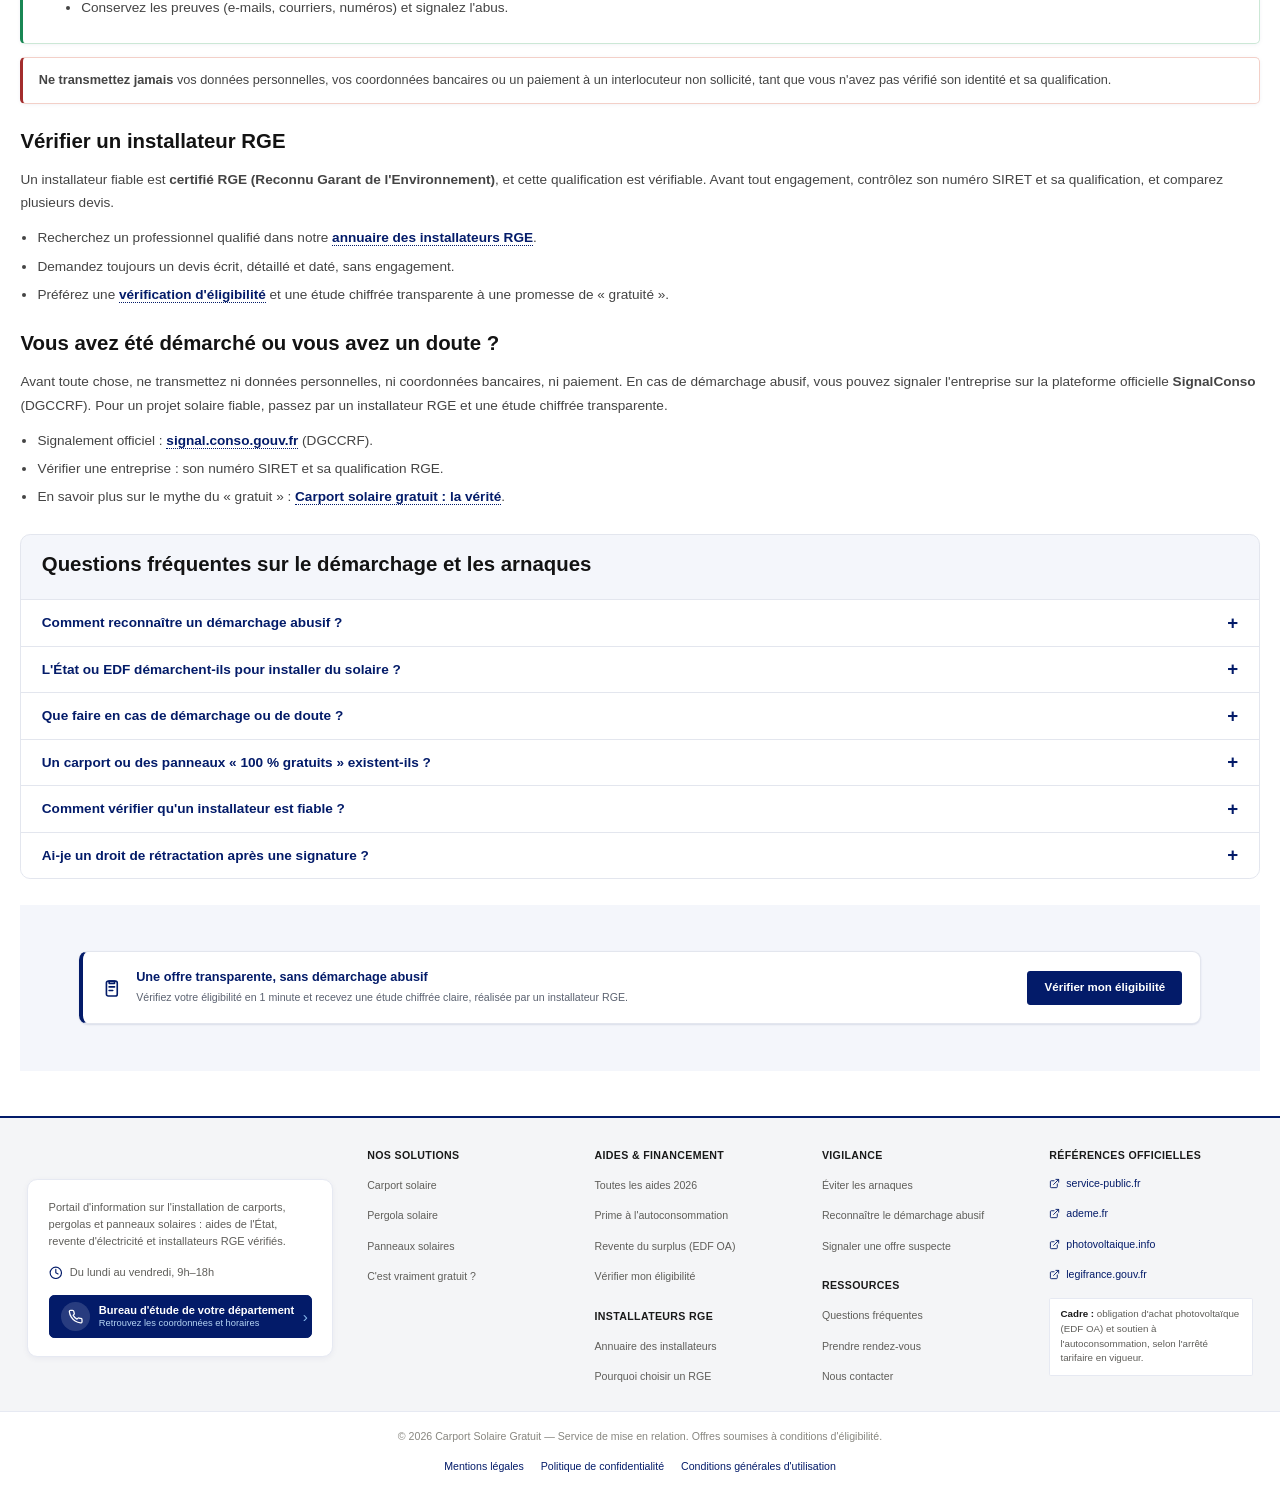
<file: demarchage.html>
<!DOCTYPE html>
<html lang="fr">
<head>
  <meta charset="UTF-8" />
  <meta name="viewport" content="width=device-width, initial-scale=1.0" />
  <title>Démarchage solaire & arnaques : reconnaître et réagir | France</title>
  <meta name="description" content="Démarchage abusif et arnaques au carport et aux panneaux solaires : comment reconnaître une fausse offre « gratuite », adopter les bons réflexes et vérifier un installateur RGE." />
  <meta name="robots" content="index, follow" />
  <link rel="canonical" href="https://carport-solaire-gratuit.fr/demarchage.html" />
  <meta property="og:title" content="Démarchage solaire & arnaques : reconnaître et réagir | France" />
  <meta property="og:description" content="Démarchage abusif et arnaques au carport et aux panneaux solaires : comment reconnaître une fausse offre « gratuite », adopter les bons réflexes et vérifier un installateur RGE." />
  <meta property="og:type" content="website" />
  <meta property="og:locale" content="fr_FR" />
  <meta property="og:url" content="https://carport-solaire-gratuit.fr/demarchage.html" />
  <link rel="icon" href="/favicon.ico" sizes="32x32" />
  <link rel="icon" href="/favicon.svg" type="image/svg+xml" />
  <link rel="apple-touch-icon" href="/apple-touch-icon.png" />
  <link rel="manifest" href="/site.webmanifest" />
  <meta name="theme-color" content="#031B69" />
  <link rel="stylesheet" href="styles.css" />
  <!-- Capture de la provenance du visiteur (1re page, persistée pour le formulaire) -->
  <script>(function(){try{if(sessionStorage.getItem("csg_src"))return;var p=new URLSearchParams(location.search),ref=document.referrer||"",src="Direct / inconnu",u=p.get("utm_source");if(u){src=u;}else if(ref){try{var h=new URL(ref).hostname.replace(/^www\./,"");if(h.indexOf("carport-solaire-gratuit.fr")>-1)src="Direct / inconnu";else if(h.indexOf("google")>-1)src="Google";else if(h.indexOf("bing")>-1)src="Bing";else if(h.indexOf("yahoo")>-1)src="Yahoo";else if(h.indexOf("duckduckgo")>-1)src="DuckDuckGo";else if(h.indexOf("qwant")>-1)src="Qwant";else if(h.indexOf("ecosia")>-1)src="Ecosia";else if(h.indexOf("facebook")>-1||h.indexOf("instagram")>-1||h.indexOf("t.co")>-1||h.indexOf("linkedin")>-1)src="Réseaux sociaux";else src=h;}catch(e){}}sessionStorage.setItem("csg_src",JSON.stringify({source:src,referent:ref||"(aucun)",arrivee:location.pathname+location.search,utm:[p.get("utm_source"),p.get("utm_medium"),p.get("utm_campaign")].filter(Boolean).join(" / ")}));}catch(e){}})();</script>
</head>
<body>
<input type="checkbox" id="nav-toggle" class="nav-toggle-cb" aria-hidden="true">
<svg xmlns="http://www.w3.org/2000/svg" style="position:absolute;width:0;height:0;overflow:hidden" aria-hidden="true"><symbol id="i-sun" viewBox="0 0 24 24"><circle cx="12" cy="12" r="4"/><path d="M12 2v2M12 20v2M4.9 4.9l1.4 1.4M17.7 17.7l1.4 1.4M2 12h2M20 12h2M4.9 19.1l1.4-1.4M17.7 6.3l1.4-1.4"/></symbol><symbol id="i-check" viewBox="0 0 24 24"><path d="M20 6L9 17l-5-5"/></symbol><symbol id="i-check-circle" viewBox="0 0 24 24"><circle cx="12" cy="12" r="9"/><path d="M8.3 12.4l2.5 2.5 5-5"/></symbol><symbol id="i-euro" viewBox="0 0 24 24"><path d="M18 7.2A6.5 6.5 0 1 0 18 16.8"/><path d="M5 10.5h8M5 13.5h8"/></symbol><symbol id="i-car" viewBox="0 0 24 24"><path d="M3 13l2-5.2A2 2 0 0 1 6.9 6.5h10.2A2 2 0 0 1 19 7.8L21 13"/><path d="M3 13h18v4.5H3z"/><circle cx="7.5" cy="17.5" r="1.6"/><circle cx="16.5" cy="17.5" r="1.6"/></symbol><symbol id="i-chart" viewBox="0 0 24 24"><path d="M3 17l6-6 4 4 7-7"/><path d="M17 8h4v4"/></symbol><symbol id="i-clipboard" viewBox="0 0 24 24"><rect x="6" y="4.5" width="12" height="16.5" rx="2"/><path d="M9 4.5h6v2.5H9z"/><path d="M9 11h6M9 15h4"/></symbol><symbol id="i-pergola" viewBox="0 0 24 24"><path d="M3 9l9-5 9 5"/><path d="M5 9v11M19 9v11M3.5 20h17"/><path d="M5 9h14"/></symbol><symbol id="i-panel" viewBox="0 0 24 24"><rect x="3" y="4" width="18" height="12" rx="1"/><path d="M3 8h18M3 12h18M9 4v12M15 4v12M12 16v4M8.5 20h7"/></symbol><symbol id="i-pin" viewBox="0 0 24 24"><path d="M12 21s7-6.3 7-11a7 7 0 1 0-14 0c0 4.7 7 11 7 11z"/><circle cx="12" cy="10" r="2.5"/></symbol><symbol id="i-phone" viewBox="0 0 24 24"><path d="M5 4h3l1.8 4.6-2 1.4a11 11 0 0 0 5.2 5.2l1.4-2L19 19v3a1 1 0 0 1-1 1A16 16 0 0 1 4 7a1 1 0 0 1 1-1z"/></symbol><symbol id="i-link" viewBox="0 0 24 24"><path d="M14 4h6v6"/><path d="M20 4l-9 9"/><path d="M18 14v5a1 1 0 0 1-1 1H5a1 1 0 0 1-1-1V7a1 1 0 0 1 1-1h5"/></symbol><symbol id="i-shield" viewBox="0 0 24 24"><path d="M12 3l7 3v6c0 4.5-3 7.6-7 9-4-1.4-7-4.5-7-9V6z"/></symbol><symbol id="i-help" viewBox="0 0 24 24"><circle cx="12" cy="12" r="9"/><path d="M9.5 9.3a2.6 2.6 0 1 1 3.6 2.4c-.9.4-1.1 1-1.1 1.8"/><path d="M12 17h.01"/></symbol><symbol id="i-search" viewBox="0 0 24 24"><circle cx="11" cy="11" r="7"/><path d="M21 21l-4.3-4.3"/></symbol><symbol id="i-calendar" viewBox="0 0 24 24"><rect x="4" y="5" width="16" height="16" rx="2"/><path d="M4 9.5h16M8 3v4M16 3v4"/></symbol><symbol id="i-lock" viewBox="0 0 24 24"><rect x="5" y="11" width="14" height="9" rx="2"/><path d="M8 11V8a4 4 0 0 1 8 0v3"/></symbol><symbol id="i-star" viewBox="0 0 24 24"><path d="M12 3l2.9 5.9 6.5.9-4.7 4.6 1.1 6.5L12 18.8 6.2 21.9l1.1-6.5L2.6 10.7l6.5-.9z"/></symbol><symbol id="i-x" viewBox="0 0 24 24"><path d="M6 6l12 12M18 6L6 18"/></symbol><symbol id="i-home" viewBox="0 0 24 24"><path d="M3 11l9-7 9 7"/><path d="M5 10v10h14V10"/></symbol><symbol id="i-alert" viewBox="0 0 24 24"><path d="M12 3.5l9 16.5H3z"/><path d="M12 10v4.2"/><path d="M12 17.3h.01"/></symbol></svg>

  <!-- EN-TÊTE PORTAIL -->
  <div class="pf-desktop">
    <div class="pf-gouvbar-wrap"><div class="pf-gouvbar">
      <span class="pf-gouvbar-left">
        <svg class="pf-gouvbar-icon" viewBox="0 0 24 24" width="18" height="18" fill="none" stroke="currentColor" stroke-width="1.7" stroke-linecap="round" stroke-linejoin="round" aria-hidden="true"><path d="M3 21h18"/><path d="M3 10h18"/><path d="M5 6l7-3 7 3"/><path d="M4 10v11"/><path d="M20 10v11"/><path d="M8 14v3"/><path d="M12 14v3"/><path d="M16 14v3"/></svg>
        <span class="pf-gouvbar-text-left">Portail national des installations de carport &amp; énergie solaire en France</span>
      </span>
      <span class="pf-gouvbar-links">
        <a href="espace.html#particulier" class="pf-util-link"><svg viewBox="0 0 24 24" width="15" height="15" fill="none" stroke="currentColor" stroke-width="2" stroke-linecap="round" stroke-linejoin="round" aria-hidden="true"><circle cx="12" cy="8" r="4"/><path d="M4 21v-1a7 7 0 0 1 14 0v1"/></svg>Espace particulier</a>
        <span class="pf-gouvbar-divider">|</span>
        <a href="espace.html#professionnel" class="pf-util-link pf-util-link-pro"><svg viewBox="0 0 24 24" width="15" height="15" fill="none" stroke="currentColor" stroke-width="2" stroke-linecap="round" stroke-linejoin="round" aria-hidden="true"><rect x="2" y="7" width="20" height="14" rx="2"/><path d="M8 7V5a2 2 0 0 1 2-2h4a2 2 0 0 1 2 2v2"/></svg>Espace professionnel</a>
      </span>
    </div></div>

    <div class="pf-id-wrap"><div class="pf-id">
      <a href="index.html" class="pf-logo-link">
        <span class="pf-logo-mark"><svg viewBox="0 0 24 24" fill="none" stroke="currentColor" stroke-width="2" stroke-linecap="round" stroke-linejoin="round" aria-hidden="true"><circle cx="12" cy="12" r="4"/><path d="M12 2v2M12 20v2M4.9 4.9l1.4 1.4M17.7 17.7l1.4 1.4M2 12h2M20 12h2M4.9 19.1l1.4-1.4M17.7 6.3l1.4-1.4"/></svg></span>
        <span class="pf-logo-wm"><span class="pf-logo-wm-1">Carport</span><span class="pf-logo-wm-1">Solaire</span></span>
      </a>
      <div class="pf-id-text">
        <span class="pf-id-title">Portail national du carport &amp; des panneaux solaires</span>
        <span class="pf-id-sub">Information sur l'installation de carports, pergolas et panneaux solaires, les aides de l'État et la revente d'électricité.</span>
      </div>
      <div class="pf-id-utils">
        <form class="pf-search" role="search" onsubmit="return pfSearch(this)">
          <input type="search" name="q" placeholder="Rechercher" aria-label="Rechercher sur le site">
          <button type="submit" aria-label="Rechercher"><svg viewBox="0 0 24 24" width="16" height="16" fill="none" stroke="currentColor" stroke-width="2" stroke-linecap="round" stroke-linejoin="round" aria-hidden="true"><circle cx="11" cy="11" r="7"/><path d="M21 21l-4.3-4.3"/></svg></button>
        </form>
        <a class="contact-cta" href="contact.html"><span class="cc-ico"><svg viewBox="0 0 24 24" fill="none" stroke="currentColor" stroke-width="2" stroke-linecap="round" stroke-linejoin="round" aria-hidden="true"><path d="M22 16.92v3a2 2 0 0 1-2.18 2 19.8 19.8 0 0 1-8.63-3.07 19.5 19.5 0 0 1-6-6 19.8 19.8 0 0 1-3.07-8.67A2 2 0 0 1 4.11 2h3a2 2 0 0 1 2 1.72c.13.96.36 1.9.7 2.81a2 2 0 0 1-.45 2.11L8.09 9.91a16 16 0 0 0 6 6l1.27-1.27a2 2 0 0 1 2.11-.45c.9.34 1.85.57 2.81.7A2 2 0 0 1 22 16.92z"/></svg></span><span class="cc-txt"><span class="cc-title">Bureau d'étude de votre département</span><span class="cc-sub">Retrouvez les coordonnées et horaires</span></span><span class="cc-chev">›</span></a>
      </div>
    </div></div>

    <div class="pf-mainbar-wrap"><div class="pf-mainbar">
      <nav class="pf-nav" aria-label="Navigation principale"><ul class="pf-menu">
        <li class="pf-has-sub">
          <a href="index.html" class="pf-parent" role="button" aria-haspopup="true">Carport solaire</a>
          <ul class="pf-sub">
            <li><a href="index.html">Pourquoi un carport solaire</a></li>
            <li><a href="carport-solaire-gratuit-verite.html">C'est vraiment gratuit ?</a></li>
            <li><a href="index.html#simulateur">Vérifier mon éligibilité</a></li>
            <li><a href="index.html#faq">Questions fréquentes</a></li>
          </ul>
        </li>
        <li><a href="pergola-solaire.html">Pergola solaire</a></li>
        <li><a href="panneaux-solaires.html">Panneaux solaires</a></li>
        <li><a href="aides.html">Aides de l'État</a></li>
        <li><a href="annuaire-rge.html">Installateurs RGE</a></li>
        <li><a href="rendez-vous.html">Prendre rendez-vous</a></li>
        <li><a href="contact.html">Contact</a></li>
      </ul></nav>
    </div></div>

    <div class="pf-actions-wrap"><div class="pf-actions">
      <div class="pf-quick">
        <span class="pf-quick-label">Accès rapide</span>
        <a class="pf-card" href="annuaire-rge.html"><span class="pf-card-ico pf-card-ico-blue"><svg viewBox="0 0 24 24" width="16" height="16" fill="none" stroke="currentColor" stroke-width="2" stroke-linecap="round" stroke-linejoin="round" aria-hidden="true"><path d="M4 19.5A2.5 2.5 0 0 1 6.5 17H20"/><path d="M6.5 2H20v20H6.5A2.5 2.5 0 0 1 4 19.5v-15A2.5 2.5 0 0 1 6.5 2z"/></svg></span><span class="pf-card-title pf-blue">Annuaire RGE</span></a>
        <a class="pf-card pf-card-alert" href="demarchage.html"><span class="pf-card-ico pf-card-ico-red"><svg viewBox="0 0 24 24" width="16" height="16" fill="none" stroke="currentColor" stroke-width="2" stroke-linecap="round" stroke-linejoin="round" aria-hidden="true"><path d="M12 22s8-4 8-10V5l-8-3-8 3v7c0 6 8 10 8 10z"/><path d="M9.5 9.5l5 5"/><path d="M14.5 9.5l-5 5"/></svg></span><span class="pf-card-title pf-red">Alerte arnaques</span></a>
        <a class="pf-card" href="index.html#simulateur"><span class="pf-card-ico pf-card-ico-blue"><svg viewBox="0 0 24 24" width="16" height="16" fill="none" stroke="currentColor" stroke-width="2" stroke-linecap="round" stroke-linejoin="round" aria-hidden="true"><rect x="4" y="2" width="16" height="20" rx="2"/><line x1="8" y1="6" x2="16" y2="6"/><line x1="8" y1="10" x2="10" y2="10"/><line x1="12" y1="10" x2="14" y2="10"/><line x1="8" y1="14" x2="10" y2="14"/><line x1="12" y1="14" x2="14" y2="14"/><line x1="8" y1="18" x2="10" y2="18"/></svg></span><span class="pf-card-title pf-blue">Simulateur d'éligibilité</span></a>
        <a class="pf-card" href="aides.html"><span class="pf-card-ico pf-card-ico-blue"><svg viewBox="0 0 24 24" width="16" height="16" fill="none" stroke="currentColor" stroke-width="2" stroke-linecap="round" stroke-linejoin="round" aria-hidden="true"><path d="M18 7.2A6.5 6.5 0 1 0 18 16.8"/><path d="M5 10.5h8M5 13.5h8"/></svg></span><span class="pf-card-title pf-blue">Aides 2026</span></a>
        <a class="pf-card" href="carport-solaire-gratuit-verite.html"><span class="pf-card-ico pf-card-ico-blue"><svg viewBox="0 0 24 24" width="16" height="16" fill="none" stroke="currentColor" stroke-width="2" stroke-linecap="round" stroke-linejoin="round" aria-hidden="true"><circle cx="12" cy="12" r="9"/><path d="M9.5 9.3a2.6 2.6 0 1 1 3.6 2.4c-.9.4-1.1 1-1.1 1.8"/><path d="M12 17h.01"/></svg></span><span class="pf-card-title pf-blue">C'est vraiment gratuit ?</span></a>
      </div>
    </div></div>
  </div>

  <!-- EN-TÊTE MOBILE -->
  <div class="pfm-wrap">
    <div class="pfm-bar">
      <a href="index.html" class="pfm-id-link">
        <span class="pfm-logo-mark"><svg viewBox="0 0 24 24" fill="none" stroke="currentColor" stroke-width="2" stroke-linecap="round" stroke-linejoin="round" aria-hidden="true"><circle cx="12" cy="12" r="4"/><path d="M12 2v2M12 20v2M4.9 4.9l1.4 1.4M17.7 17.7l1.4 1.4M2 12h2M20 12h2M4.9 19.1l1.4-1.4M17.7 6.3l1.4-1.4"/></svg></span>
        <span class="pfm-id-txt"><span class="pfm-id-title">Carport Solaire</span></span>
      </a>
      <button class="pfm-burger" id="pfmBurger" aria-label="Ouvrir le menu" aria-expanded="false"><span></span><span></span><span></span></button>
    </div>
    <div class="pfm-panel" id="pfmPanel">
      <form class="pfm-search" role="search" onsubmit="return pfSearch(this)">
        <input type="search" name="q" placeholder="Rechercher sur le site" aria-label="Rechercher sur le site">
        <button type="submit" aria-label="Rechercher"><svg viewBox="0 0 24 24" width="18" height="18" fill="none" stroke="currentColor" stroke-width="2" stroke-linecap="round" stroke-linejoin="round" aria-hidden="true"><circle cx="11" cy="11" r="7"/><path d="M21 21l-4.3-4.3"/></svg></button>
      </form>
      <div class="pfm-quick">
        <a class="pfm-quick-card" href="annuaire-rge.html"><span class="pfm-quick-ico pfm-quick-ico-blue"><svg viewBox="0 0 24 24" width="16" height="16" fill="none" stroke="currentColor" stroke-width="2" stroke-linecap="round" stroke-linejoin="round" aria-hidden="true"><path d="M4 19.5A2.5 2.5 0 0 1 6.5 17H20"/><path d="M6.5 2H20v20H6.5A2.5 2.5 0 0 1 4 19.5v-15A2.5 2.5 0 0 1 6.5 2z"/></svg></span>Annuaire RGE</a>
        <a class="pfm-quick-card pfm-quick-card-alert" href="demarchage.html"><span class="pfm-quick-ico pfm-quick-ico-red"><svg viewBox="0 0 24 24" width="16" height="16" fill="none" stroke="currentColor" stroke-width="2" stroke-linecap="round" stroke-linejoin="round" aria-hidden="true"><path d="M12 22s8-4 8-10V5l-8-3-8 3v7c0 6 8 10 8 10z"/><path d="M9.5 9.5l5 5"/><path d="M14.5 9.5l-5 5"/></svg></span>Alerte arnaques</a>
        <a class="pfm-quick-card" href="index.html#simulateur"><span class="pfm-quick-ico pfm-quick-ico-blue"><svg viewBox="0 0 24 24" width="16" height="16" fill="none" stroke="currentColor" stroke-width="2" stroke-linecap="round" stroke-linejoin="round" aria-hidden="true"><rect x="4" y="2" width="16" height="20" rx="2"/><line x1="8" y1="6" x2="16" y2="6"/><line x1="8" y1="10" x2="10" y2="10"/><line x1="8" y1="14" x2="10" y2="14"/><line x1="8" y1="18" x2="10" y2="18"/></svg></span>Simulateur</a>
        <a class="pfm-quick-card" href="aides.html"><span class="pfm-quick-ico pfm-quick-ico-blue"><svg viewBox="0 0 24 24" width="16" height="16" fill="none" stroke="currentColor" stroke-width="2" stroke-linecap="round" stroke-linejoin="round" aria-hidden="true"><path d="M18 7.2A6.5 6.5 0 1 0 18 16.8"/><path d="M5 10.5h8M5 13.5h8"/></svg></span>Aides 2026</a>
      </div>
      <nav class="pfm-nav">
        <div class="pfm-acc">
          <button class="pfm-acc-head" type="button">Carport solaire <span class="pfm-chev">▾</span></button>
          <div class="pfm-acc-body">
            <a href="index.html">Pourquoi un carport solaire</a>
            <a href="carport-solaire-gratuit-verite.html">C'est vraiment gratuit ?</a>
            <a href="index.html#simulateur">Vérifier mon éligibilité</a>
            <a href="index.html#faq">Questions fréquentes</a>
          </div>
        </div>
        <div class="pfm-acc"><a class="pfm-acc-head pfm-acc-link" href="pergola-solaire.html">Pergola solaire</a></div>
        <div class="pfm-acc"><a class="pfm-acc-head pfm-acc-link" href="panneaux-solaires.html">Panneaux solaires</a></div>
        <div class="pfm-acc"><a class="pfm-acc-head pfm-acc-link" href="aides.html">Aides de l'État</a></div>
        <div class="pfm-acc"><a class="pfm-acc-head pfm-acc-link" href="annuaire-rge.html">Installateurs RGE</a></div>
        <div class="pfm-acc"><a class="pfm-acc-head pfm-acc-link" href="rendez-vous.html">Prendre rendez-vous</a></div>
        <div class="pfm-acc"><a class="pfm-acc-head pfm-acc-link" href="contact.html">Contact</a></div>
      </nav>
      <div class="pfm-links">
        <a href="espace.html#particulier" class="pfm-util-link"><svg viewBox="0 0 24 24" width="16" height="16" fill="none" stroke="currentColor" stroke-width="2" stroke-linecap="round" stroke-linejoin="round" aria-hidden="true"><circle cx="12" cy="8" r="4"/><path d="M4 21v-1a7 7 0 0 1 14 0v1"/></svg>Espace particulier</a>
        <a href="espace.html#professionnel" class="pfm-util-link pfm-util-link-pro"><svg viewBox="0 0 24 24" width="16" height="16" fill="none" stroke="currentColor" stroke-width="2" stroke-linecap="round" stroke-linejoin="round" aria-hidden="true"><rect x="2" y="7" width="20" height="14" rx="2"/><path d="M8 7V5a2 2 0 0 1 2-2h4a2 2 0 0 1 2 2v2"/></svg>Espace professionnel</a>
      </div>
      <a class="pfm-cta" href="contact.html"><span class="pfm-cta-ico"><svg viewBox="0 0 24 24" fill="none" stroke="currentColor" stroke-width="2" stroke-linecap="round" stroke-linejoin="round" aria-hidden="true"><path d="M22 16.92v3a2 2 0 0 1-2.18 2 19.8 19.8 0 0 1-8.63-3.07 19.5 19.5 0 0 1-6-6 19.8 19.8 0 0 1-3.07-8.67A2 2 0 0 1 4.11 2h3a2 2 0 0 1 2 1.72c.13.96.36 1.9.7 2.81a2 2 0 0 1-.45 2.11L8.09 9.91a16 16 0 0 0 6 6l1.27-1.27a2 2 0 0 1 2.11-.45c.9.34 1.85.57 2.81.7A2 2 0 0 1 22 16.92z"/></svg></span><span class="pfm-cta-txt"><span class="pfm-cta-title">Bureau d'étude de votre département</span><span class="pfm-cta-sub">Retrouvez les coordonnées et horaires</span></span></a>
    </div>
  </div>

  <script>
  (function(){
    var b=document.getElementById("pfmBurger"), p=document.getElementById("pfmPanel");
    if(b&&p){b.addEventListener("click",function(){var o=p.classList.toggle("is-open");b.classList.toggle("is-open",o);b.setAttribute("aria-expanded",o?"true":"false");b.setAttribute("aria-label",o?"Fermer le menu":"Ouvrir le menu");});}
    document.querySelectorAll(".pfm-acc-head").forEach(function(h){if(h.tagName==="BUTTON"){h.addEventListener("click",function(){h.parentElement.classList.toggle("is-open");});}});
    document.querySelectorAll(".pf-parent").forEach(function(l){l.addEventListener("click",function(e){e.preventDefault();});});
  })();
  function pfSearch(f){var q=((f.q&&f.q.value)||"").trim();if(q){window.location.href="https://www.google.com/search?q="+encodeURIComponent("site:carport-solaire-gratuit.fr "+q);}return false;}
  </script>

  <div class="pf-alerte-bar"><div class="pf-alerte-wrap">
    <div class="pf-alerte" id="pf-alerte-demarchage">
      <span class="pf-alerte-icone"><svg viewBox="0 0 24 24" fill="none" stroke="currentColor" stroke-width="2" stroke-linecap="round" stroke-linejoin="round" aria-hidden="true"><path d="m21.73 18-8-14a2 2 0 0 0-3.48 0l-8 14A2 2 0 0 0 4 21h16a2 2 0 0 0 1.73-3Z"/><line x1="12" y1="9" x2="12" y2="13"/><line x1="12" y1="17" x2="12.01" y2="17"/></svg></span>
      <div class="pf-alerte-texte">
        <div class="pf-alerte-titre">VIGILANCE — Démarchages frauduleux aux fausses offres « gratuites »</div>
        <div class="pf-alerte-sous">Des sociétés non habilitées se présentent comme mandatées par « l'État » ou « EDF » pour installer des panneaux solaires. <a href="demarchage.html">Consulter nos conseils et vérifier un démarchage →</a></div>
      </div>
      <span class="pf-alerte-close" onclick="document.getElementById('pf-alerte-demarchage').style.display='none'">✕</span>
    </div>
  </div></div>
  <!-- EN-TÊTE ARTICLE -->
  <section class="art-hero">
    <div class="art-wrap">
      <nav class="art-breadcrumb" aria-label="Fil d'Ariane">
        <svg class="bc-ico" viewBox="0 0 24 24" fill="none" stroke="currentColor" stroke-width="2" stroke-linecap="round" stroke-linejoin="round" aria-hidden="true"><path d="M3 11l9-7 9 7"/><path d="M5 10v10h14V10"/></svg>
        <a href="index.html">Accueil</a><span class="bc-sep">›</span><span>Démarchage &amp; arnaques</span>
      </nav>
      <h1 class="art-h1">Démarchage abusif &amp; arnaques au solaire&nbsp;: reconnaître et réagir</h1>
      <p class="art-maj">Mise à jour : novembre 2026 — Informations fournies à titre indicatif</p>
      <div class="art-lead">
        <p>Des sociétés peu scrupuleuses démarchent par téléphone, e-mail, SMS ou à domicile en se présentant comme «&nbsp;mandatées par l'État&nbsp;» ou «&nbsp;par EDF&nbsp;», et promettent un carport ou des panneaux «&nbsp;100&nbsp;% gratuits&nbsp;». Cette page vous aide à <strong>repérer une arnaque</strong>, à <strong>réagir</strong>, et à <strong>vérifier un installateur</strong>.</p>
      </div>
    </div>
  </section>

  <!-- CORPS DE L'ARTICLE -->
  <div class="art">
    <section class="art-toc" aria-label="Sommaire">
      <h2 id="sommaire">Sommaire</h2>
      <ol>
        <li><a href="#a-retenir">À retenir avant tout</a></li>
        <li><a href="#signaux">Reconnaître un démarchage abusif</a></li>
        <li><a href="#reflexes">Les bons réflexes à adopter</a></li>
        <li><a href="#verifier">Vérifier un installateur RGE</a></li>
        <li><a href="#signaler">Que faire et comment signaler</a></li>
        <li><a href="#faq-demarchage">Questions fréquentes</a></li>
      </ol>
    </section>

    <section>
      <h2 id="a-retenir">À retenir avant tout</h2>
      <p>Avant d'étudier le détail des signaux d'alerte, gardez en tête quelques principes simples qui suffisent, à eux seuls, à écarter la plupart des tentatives d'arnaque&nbsp;:</p>
      <ul>
        <li>Ni l'État, ni EDF, ni l'ANAH ne démarchent à domicile ou par téléphone pour vous installer du solaire.</li>
        <li>Un carport ou des panneaux «&nbsp;100&nbsp;% gratuits&nbsp;» n'existent pas&nbsp;: il y a toujours un financement (aides, revente d'électricité, crédit).</li>
        <li>Aucune offre sérieuse n'exige une signature ou un paiement «&nbsp;immédiat&nbsp;».</li>
        <li>Un installateur sérieux est certifié RGE et vérifiable — <a href="annuaire-rge.html">cherchez-le dans notre annuaire</a>.</li>
      </ul>
      <div class="art-box art-box--important">
        <strong>Important&nbsp;:</strong> le démarchage téléphonique non sollicité pour des travaux de rénovation énergétique est très encadré. Un doute suffit à refuser&nbsp;: vous ne perdez rien à raccrocher et à vérifier par vous-même.
      </div>
    </section>

    <section>
      <h2 id="signaux">Reconnaître un démarchage abusif ou une arnaque</h2>
      <p>Les tentatives frauduleuses partagent souvent les mêmes signaux. Si l'un d'eux apparaît, redoublez de prudence&nbsp;:</p>
      <div class="art-box art-box--warning">
        <span class="bx-ico" aria-hidden="true"><svg viewBox="0 0 24 24" fill="none" stroke="currentColor" stroke-width="2" stroke-linecap="round" stroke-linejoin="round"><path d="m21.73 18-8-14a2 2 0 0 0-3.48 0l-8 14A2 2 0 0 0 4 21h16a2 2 0 0 0 1.73-3Z"/><line x1="12" y1="9" x2="12" y2="13"/><line x1="12" y1="17" x2="12.01" y2="17"/></svg></span>
        <div><strong>Signaux d'alerte&nbsp;:</strong>
          <ul>
            <li>Appel, SMS ou visite non sollicités d'une société «&nbsp;mandatée par l'État&nbsp;» ou «&nbsp;EDF&nbsp;».</li>
            <li>Promesse d'installation «&nbsp;gratuite&nbsp;» ou «&nbsp;financée à 100&nbsp;% par une prime&nbsp;».</li>
            <li>Pression à signer tout de suite, «&nbsp;offre valable aujourd'hui seulement&nbsp;».</li>
            <li>Pas de devis écrit détaillé, ou un crédit glissé dans les documents.</li>
            <li>Aucune mention (ou mention invérifiable) de la qualification RGE.</li>
          </ul>
        </div>
      </div>
      <p>Pour comprendre pourquoi le mythe du «&nbsp;100&nbsp;% gratuit&nbsp;» est si souvent utilisé par ces offres, consultez notre page <a href="carport-solaire-gratuit-verite.html">«&nbsp;Carport solaire gratuit&nbsp;: la vérité&nbsp;»</a>.</p>
    </section>

    <section>
      <h2 id="reflexes">Les bons réflexes à adopter</h2>
      <p>Face à une sollicitation que vous n'avez pas demandée, quelques réflexes simples vous protègent&nbsp;:</p>
      <div class="art-box art-box--good">
        <span class="bx-ico" aria-hidden="true"><svg viewBox="0 0 24 24" fill="none" stroke="currentColor" stroke-width="2" stroke-linecap="round" stroke-linejoin="round"><path d="M9 11l3 3L22 4"/><path d="M21 12v7a2 2 0 0 1-2 2H5a2 2 0 0 1-2-2V5a2 2 0 0 1 2-2h11"/></svg></span>
        <div><strong>Les bons réflexes&nbsp;:</strong>
          <ul>
            <li>Ne signez rien et ne payez rien sous la pression.</li>
            <li>Exigez un devis écrit détaillé, avec le reste à charge clairement indiqué.</li>
            <li>Vérifiez que l'installateur est bien RGE.</li>
            <li>Faites jouer votre droit de rétractation (14&nbsp;jours).</li>
            <li>Conservez les preuves (e-mails, courriers, numéros) et signalez l'abus.</li>
          </ul>
        </div>
      </div>
      <div class="art-box art-box--important">
        <strong>Ne transmettez jamais</strong> vos données personnelles, vos coordonnées bancaires ou un paiement à un interlocuteur non sollicité, tant que vous n'avez pas vérifié son identité et sa qualification.
      </div>
    </section>

    <section>
      <h2 id="verifier">Vérifier un installateur RGE</h2>
      <p>Un installateur fiable est <strong>certifié RGE (Reconnu Garant de l'Environnement)</strong>, et cette qualification est vérifiable. Avant tout engagement, contrôlez son numéro SIRET et sa qualification, et comparez plusieurs devis.</p>
      <ul>
        <li>Recherchez un professionnel qualifié dans notre <a href="annuaire-rge.html">annuaire des installateurs RGE</a>.</li>
        <li>Demandez toujours un devis écrit, détaillé et daté, sans engagement.</li>
        <li>Préférez une <a href="index.html#simulateur">vérification d'éligibilité</a> et une étude chiffrée transparente à une promesse de «&nbsp;gratuité&nbsp;».</li>
      </ul>
    </section>

    <section>
      <h2 id="signaler">Vous avez été démarché ou vous avez un doute&nbsp;?</h2>
      <p>Avant toute chose, ne transmettez ni données personnelles, ni coordonnées bancaires, ni paiement. En cas de démarchage abusif, vous pouvez signaler l'entreprise sur la plateforme officielle <strong>SignalConso</strong> (DGCCRF). Pour un projet solaire fiable, passez par un installateur RGE et une étude chiffrée transparente.</p>
      <ul>
        <li>Signalement officiel&nbsp;: <a href="https://signal.conso.gouv.fr" target="_blank" rel="noopener">signal.conso.gouv.fr</a> (DGCCRF).</li>
        <li>Vérifier une entreprise&nbsp;: son numéro SIRET et sa qualification RGE.</li>
        <li>En savoir plus sur le mythe du «&nbsp;gratuit&nbsp;»&nbsp;: <a href="carport-solaire-gratuit-verite.html">Carport solaire gratuit&nbsp;: la vérité</a>.</li>
      </ul>
    </section>

    <section class="art-faq" id="faq-demarchage" aria-label="Questions fréquentes sur le démarchage et les arnaques">
      <h2 class="art-faq-title">Questions fréquentes sur le démarchage et les arnaques</h2>
      <details class="art-faq-item">
        <summary>Comment reconnaître un démarchage abusif&nbsp;?</summary>
        <div class="art-faq-ans">Méfiez-vous d'un appel, d'un SMS ou d'une visite non sollicités d'une société se disant «&nbsp;mandatée par l'État&nbsp;» ou «&nbsp;EDF&nbsp;», d'une promesse d'installation «&nbsp;100&nbsp;% gratuite&nbsp;», d'une pression à signer immédiatement, de l'absence de devis écrit détaillé ou d'une qualification RGE invérifiable. Un seul de ces signaux justifie la prudence.</div>
      </details>
      <details class="art-faq-item">
        <summary>L'État ou EDF démarchent-ils pour installer du solaire&nbsp;?</summary>
        <div class="art-faq-ans">Non. Ni l'État, ni EDF, ni l'ANAH ne démarchent à domicile ou par téléphone pour vous vendre une installation solaire. Toute personne se présentant ainsi doit éveiller votre méfiance.</div>
      </details>
      <details class="art-faq-item">
        <summary>Que faire en cas de démarchage ou de doute&nbsp;?</summary>
        <div class="art-faq-ans">Ne signez rien et ne payez rien sous la pression, ne transmettez aucune donnée personnelle ou bancaire, exigez un devis écrit détaillé et conservez les preuves (e-mails, courriers, numéros). Vous pouvez signaler l'entreprise sur signal.conso.gouv.fr (DGCCRF).</div>
      </details>
      <details class="art-faq-item">
        <summary>Un carport ou des panneaux «&nbsp;100&nbsp;% gratuits&nbsp;» existent-ils&nbsp;?</summary>
        <div class="art-faq-ans">Non. Il y a toujours un financement derrière&nbsp;: aides, revente d'électricité ou crédit. Le reste à charge peut être réduit, mais une offre présentée comme totalement gratuite doit alerter. Nous détaillons ce point sur la page «&nbsp;Carport solaire gratuit&nbsp;: la vérité&nbsp;».</div>
      </details>
      <details class="art-faq-item">
        <summary>Comment vérifier qu'un installateur est fiable&nbsp;?</summary>
        <div class="art-faq-ans">Vérifiez qu'il est certifié RGE (Reconnu Garant de l'Environnement), contrôlez son numéro SIRET, demandez un devis écrit détaillé et comparez plusieurs offres. Vous pouvez rechercher un professionnel qualifié dans notre annuaire des installateurs RGE.</div>
      </details>
      <details class="art-faq-item">
        <summary>Ai-je un droit de rétractation après une signature&nbsp;?</summary>
        <div class="art-faq-ans">Dans le cadre d'un démarchage, vous disposez généralement d'un délai de rétractation de 14&nbsp;jours. En cas de doute, ne versez aucun acompte et faites valoir ce droit par écrit, en conservant une preuve de votre démarche.</div>
      </details>
    </section>

    <section class="section section-alt"><div class="container">
      <div class="cta-band">
        <div class="cb-ico"><svg class="icon" aria-hidden="true"><use href="#i-clipboard"></use></svg></div>
        <div class="cb-text"><strong>Une offre transparente, sans démarchage abusif</strong><span>Vérifiez votre éligibilité en 1 minute et recevez une étude chiffrée claire, réalisée par un installateur RGE.</span></div>
        <a href="index.html#simulateur" class="btn btn-primary">Vérifier mon éligibilité</a>
      </div>
    </div></section>
  </div>

  <!-- Données structurées : fil d'Ariane, article, FAQ -->
  <script type="application/ld+json">{"@context":"https://schema.org","@type":"BreadcrumbList","itemListElement":[{"@type":"ListItem","position":1,"name":"Accueil","item":"https://carport-solaire-gratuit.fr/"},{"@type":"ListItem","position":2,"name":"Démarchage & arnaques","item":"https://carport-solaire-gratuit.fr/demarchage.html"}]}</script>
  <script type="application/ld+json">{"@context":"https://schema.org","@type":"Article","headline":"Démarchage abusif & arnaques au solaire : reconnaître et réagir","description":"Comment reconnaître un démarchage abusif ou une arnaque au carport et aux panneaux solaires, adopter les bons réflexes, vérifier un installateur RGE et signaler une offre suspecte.","inLanguage":"fr-FR","author":{"@type":"Organization","name":"Carport Solaire Gratuit","url":"https://carport-solaire-gratuit.fr/"},"publisher":{"@type":"Organization","name":"Carport Solaire Gratuit","url":"https://carport-solaire-gratuit.fr/"},"mainEntityOfPage":{"@type":"WebPage","@id":"https://carport-solaire-gratuit.fr/demarchage.html"}}</script>
  <script type="application/ld+json">{"@context":"https://schema.org","@type":"FAQPage","mainEntity":[{"@type":"Question","name":"Comment reconnaître un démarchage abusif ?","acceptedAnswer":{"@type":"Answer","text":"Méfiez-vous d'un appel, d'un SMS ou d'une visite non sollicités d'une société se disant mandatée par l'État ou EDF, d'une promesse d'installation 100 % gratuite, d'une pression à signer immédiatement, de l'absence de devis écrit détaillé ou d'une qualification RGE invérifiable. Un seul de ces signaux justifie la prudence."}},{"@type":"Question","name":"L'État ou EDF démarchent-ils pour installer du solaire ?","acceptedAnswer":{"@type":"Answer","text":"Non. Ni l'État, ni EDF, ni l'ANAH ne démarchent à domicile ou par téléphone pour vous vendre une installation solaire. Toute personne se présentant ainsi doit éveiller votre méfiance."}},{"@type":"Question","name":"Que faire en cas de démarchage ou de doute ?","acceptedAnswer":{"@type":"Answer","text":"Ne signez rien et ne payez rien sous la pression, ne transmettez aucune donnée personnelle ou bancaire, exigez un devis écrit détaillé et conservez les preuves (e-mails, courriers, numéros). Vous pouvez signaler l'entreprise sur signal.conso.gouv.fr (DGCCRF)."}},{"@type":"Question","name":"Un carport ou des panneaux 100 % gratuits existent-ils ?","acceptedAnswer":{"@type":"Answer","text":"Non. Il y a toujours un financement derrière : aides, revente d'électricité ou crédit. Le reste à charge peut être réduit, mais une offre présentée comme totalement gratuite doit alerter."}},{"@type":"Question","name":"Comment vérifier qu'un installateur est fiable ?","acceptedAnswer":{"@type":"Answer","text":"Vérifiez qu'il est certifié RGE (Reconnu Garant de l'Environnement), contrôlez son numéro SIRET, demandez un devis écrit détaillé et comparez plusieurs offres. Vous pouvez rechercher un professionnel qualifié dans notre annuaire des installateurs RGE."}},{"@type":"Question","name":"Ai-je un droit de rétractation après une signature ?","acceptedAnswer":{"@type":"Answer","text":"Dans le cadre d'un démarchage, vous disposez généralement d'un délai de rétractation de 14 jours. En cas de doute, ne versez aucun acompte et faites valoir ce droit par écrit, en conservant une preuve de votre démarche."}}]}</script>

  <!-- PIED DE PAGE PORTAIL -->
  <footer class="pf-footer">
    <div class="pf-footer-main">
      <div class="pf-footer-brand"><div class="pf-footer-card">
        <p class="pf-footer-mission">Portail d'information sur l'installation de carports, pergolas et panneaux solaires : aides de l'État, revente d'électricité et installateurs RGE vérifiés.</p>
        <ul class="pf-footer-contact">
          <li><svg viewBox="0 0 24 24" width="16" height="16" fill="none" stroke="currentColor" stroke-width="2" stroke-linecap="round" stroke-linejoin="round" aria-hidden="true"><circle cx="12" cy="12" r="10"/><path d="M12 6v6l4 2"/></svg><span>Du lundi au vendredi, 9h–18h</span></li>
        </ul>
        <a class="pf-footer-cta" href="contact.html">
          <span class="pf-footer-cta-ico"><svg viewBox="0 0 24 24" width="18" height="18" fill="none" stroke="currentColor" stroke-width="2" stroke-linecap="round" stroke-linejoin="round" aria-hidden="true"><path d="M22 16.92v3a2 2 0 0 1-2.18 2 19.8 19.8 0 0 1-8.63-3.07 19.5 19.5 0 0 1-6-6 19.8 19.8 0 0 1-3.07-8.67A2 2 0 0 1 4.11 2h3a2 2 0 0 1 2 1.72c.13.96.36 1.9.7 2.81a2 2 0 0 1-.45 2.11L8.09 9.91a16 16 0 0 0 6 6l1.27-1.27a2 2 0 0 1 2.11-.45c.9.34 1.85.57 2.81.7A2 2 0 0 1 22 16.92z"/></svg></span>
          <span class="pf-footer-cta-txt"><span class="pf-footer-cta-title">Bureau d'étude de votre département</span><span class="pf-footer-cta-sub">Retrouvez les coordonnées et horaires</span></span>
          <span class="pf-footer-cta-chev">›</span>
        </a>
      </div></div>

      <div class="pf-footer-cols">
        <div class="pf-footer-colwrap">
          <div class="pf-footer-col">
            <h3>Nos solutions</h3>
            <ul>
              <li><a href="index.html">Carport solaire</a></li>
              <li><a href="pergola-solaire.html">Pergola solaire</a></li>
              <li><a href="panneaux-solaires.html">Panneaux solaires</a></li>
              <li><a href="carport-solaire-gratuit-verite.html">C'est vraiment gratuit ?</a></li>
            </ul>
          </div>
        </div>

        <div class="pf-footer-colwrap">
          <div class="pf-footer-col">
            <h3>Aides &amp; financement</h3>
            <ul>
              <li><a href="aides.html">Toutes les aides 2026</a></li>
              <li><a href="aides.html">Prime à l'autoconsommation</a></li>
              <li><a href="aides.html">Revente du surplus (EDF OA)</a></li>
              <li><a href="index.html#simulateur">Vérifier mon éligibilité</a></li>
            </ul>
          </div>
          <div class="pf-footer-col">
            <h3>Installateurs RGE</h3>
            <ul>
              <li><a href="annuaire-rge.html">Annuaire des installateurs</a></li>
              <li><a href="annuaire-rge.html">Pourquoi choisir un RGE</a></li>
            </ul>
          </div>
        </div>

        <div class="pf-footer-colwrap">
          <div class="pf-footer-col">
            <h3>Vigilance</h3>
            <ul>
              <li><a href="demarchage.html">Éviter les arnaques</a></li>
              <li><a href="demarchage.html">Reconnaître le démarchage abusif</a></li>
              <li><a href="demarchage.html">Signaler une offre suspecte</a></li>
            </ul>
          </div>
          <div class="pf-footer-col">
            <h3>Ressources</h3>
            <ul>
              <li><a href="index.html#faq">Questions fréquentes</a></li>
              <li><a href="rendez-vous.html">Prendre rendez-vous</a></li>
              <li><a href="contact.html">Nous contacter</a></li>
            </ul>
          </div>
        </div>

        <div class="pf-footer-colwrap">
          <div class="pf-footer-col pf-footer-col-ref">
            <h3>Références officielles</h3>
            <ul>
              <li><a href="https://www.service-public.fr/" target="_blank" rel="noopener nofollow"><svg viewBox="0 0 24 24" width="13" height="13" fill="none" stroke="currentColor" stroke-width="2" stroke-linecap="round" stroke-linejoin="round" aria-hidden="true"><path d="M18 13v6a2 2 0 0 1-2 2H5a2 2 0 0 1-2-2V8a2 2 0 0 1 2-2h6"/><path d="M15 3h6v6"/><path d="M10 14 21 3"/></svg>service-public.fr</a></li>
              <li><a href="https://www.ademe.fr/" target="_blank" rel="noopener nofollow"><svg viewBox="0 0 24 24" width="13" height="13" fill="none" stroke="currentColor" stroke-width="2" stroke-linecap="round" stroke-linejoin="round" aria-hidden="true"><path d="M18 13v6a2 2 0 0 1-2 2H5a2 2 0 0 1-2-2V8a2 2 0 0 1 2-2h6"/><path d="M15 3h6v6"/><path d="M10 14 21 3"/></svg>ademe.fr</a></li>
              <li><a href="https://www.photovoltaique.info/" target="_blank" rel="noopener nofollow"><svg viewBox="0 0 24 24" width="13" height="13" fill="none" stroke="currentColor" stroke-width="2" stroke-linecap="round" stroke-linejoin="round" aria-hidden="true"><path d="M18 13v6a2 2 0 0 1-2 2H5a2 2 0 0 1-2-2V8a2 2 0 0 1 2-2h6"/><path d="M15 3h6v6"/><path d="M10 14 21 3"/></svg>photovoltaique.info</a></li>
              <li><a href="https://www.legifrance.gouv.fr/" target="_blank" rel="noopener nofollow"><svg viewBox="0 0 24 24" width="13" height="13" fill="none" stroke="currentColor" stroke-width="2" stroke-linecap="round" stroke-linejoin="round" aria-hidden="true"><path d="M18 13v6a2 2 0 0 1-2 2H5a2 2 0 0 1-2-2V8a2 2 0 0 1 2-2h6"/><path d="M15 3h6v6"/><path d="M10 14 21 3"/></svg>legifrance.gouv.fr</a></li>
            </ul>
            <div class="pf-footer-refbox">
              <strong>Cadre :</strong> obligation d'achat photovoltaïque (EDF OA) et soutien à l'autoconsommation, selon l'arrêté tarifaire en vigueur.
            </div>
          </div>
        </div>
      </div>
    </div>

    <div class="pf-footer-bottom"><div class="pf-footer-bottom-inner">
      <span class="pf-footer-copy">© 2026 Carport Solaire Gratuit — Service de mise en relation. Offres soumises à conditions d'éligibilité.</span>
      <ul class="pf-footer-legal">
        <li><a href="#" data-pf-open="mentions">Mentions légales</a></li>
        <li><a href="#" data-pf-open="rgpd">Politique de confidentialité</a></li>
        <li><a href="#" data-pf-open="cgu">Conditions générales d'utilisation</a></li>
      </ul>
    </div></div>
  </footer>

  <div class="pf-modal" id="pfLegal" hidden>
    <div class="pf-modal-overlay" data-pf-close></div>
    <div class="pf-modal-box" role="dialog" aria-modal="true">
      <button class="pf-modal-x" type="button" aria-label="Fermer" data-pf-close>×</button>
      <div id="pfLegalContent"></div>
    </div>
  </div>
  <script>
  (function(){
    var LEGAL={
      mentions:"<h3>Mentions légales</h3><p><strong>Éditeur du site :</strong> [Raison sociale] — [SIRET] — [Adresse].</p><p><strong>Directeur de la publication :</strong> [Nom].</p><p><strong>Hébergeur :</strong> [Nom de l'hébergeur, adresse].</p><p>Ce site est un service de mise en relation entre particuliers ou professionnels et des installateurs partenaires certifiés RGE. Les offres présentées sont soumises à conditions d'éligibilité.</p><p><em>À compléter avant la mise en ligne.</em></p>",
      rgpd:"<h3>Politique de confidentialité (RGPD)</h3><p>Les données transmises via le formulaire (nom, prénom, téléphone, email, code postal et informations sur votre projet) sont collectées dans le seul but de traiter votre demande d'étude et de vous recontacter.</p><h4>Base légale</h4><p>Votre consentement, recueilli lors de l'envoi du formulaire.</p><h4>Destinataires</h4><p>Nos conseillers et, le cas échéant, un installateur partenaire certifié RGE de votre région. Vos données ne sont jamais revendues à des tiers.</p><h4>Durée de conservation</h4><p>Vos données sont conservées [X mois] après le dernier contact, puis supprimées.</p><h4>Vos droits</h4><p>Vous disposez d'un droit d'accès, de rectification, d'effacement et d'opposition. Pour l'exercer : [email de contact]. Vous pouvez saisir la CNIL (cnil.fr).</p><p><em>À compléter avant la mise en ligne.</em></p>",
      cgu:"<h3>Conditions générales d'utilisation</h3><p>L'utilisation de ce site implique l'acceptation des présentes conditions.</p><h4>Objet</h4><p>Le site propose une information sur les installations solaires et un service gratuit de mise en relation avec des installateurs certifiés RGE.</p><h4>Service de mise en relation</h4><p>La demande d'étude est gratuite et sans engagement. Les devis, travaux et garanties relèvent exclusivement de l'installateur partenaire choisi.</p><h4>Responsabilité</h4><p>Les informations sont fournies à titre indicatif. Le montant des aides et la rentabilité dépendent de votre situation et des dispositifs en vigueur.</p><p><em>À compléter avant la mise en ligne.</em></p>"
    };
    var modal=document.getElementById("pfLegal"), box=document.getElementById("pfLegalContent");
    function open(k){ if(!LEGAL[k]||!modal)return; box.innerHTML=LEGAL[k]; modal.hidden=false; document.body.style.overflow="hidden"; }
    function close(){ if(!modal)return; modal.hidden=true; document.body.style.overflow=""; }
    document.querySelectorAll("[data-pf-open]").forEach(function(el){ el.addEventListener("click",function(e){ e.preventDefault(); open(el.getAttribute("data-pf-open")); }); });
    modal&&modal.querySelectorAll("[data-pf-close]").forEach(function(el){ el.addEventListener("click",close); });
    document.addEventListener("keydown",function(e){ if(e.key==="Escape")close(); });
  })();
  </script>


  <script>document.getElementById("year").textContent = new Date().getFullYear();</script>
</body>
</html>
</file>
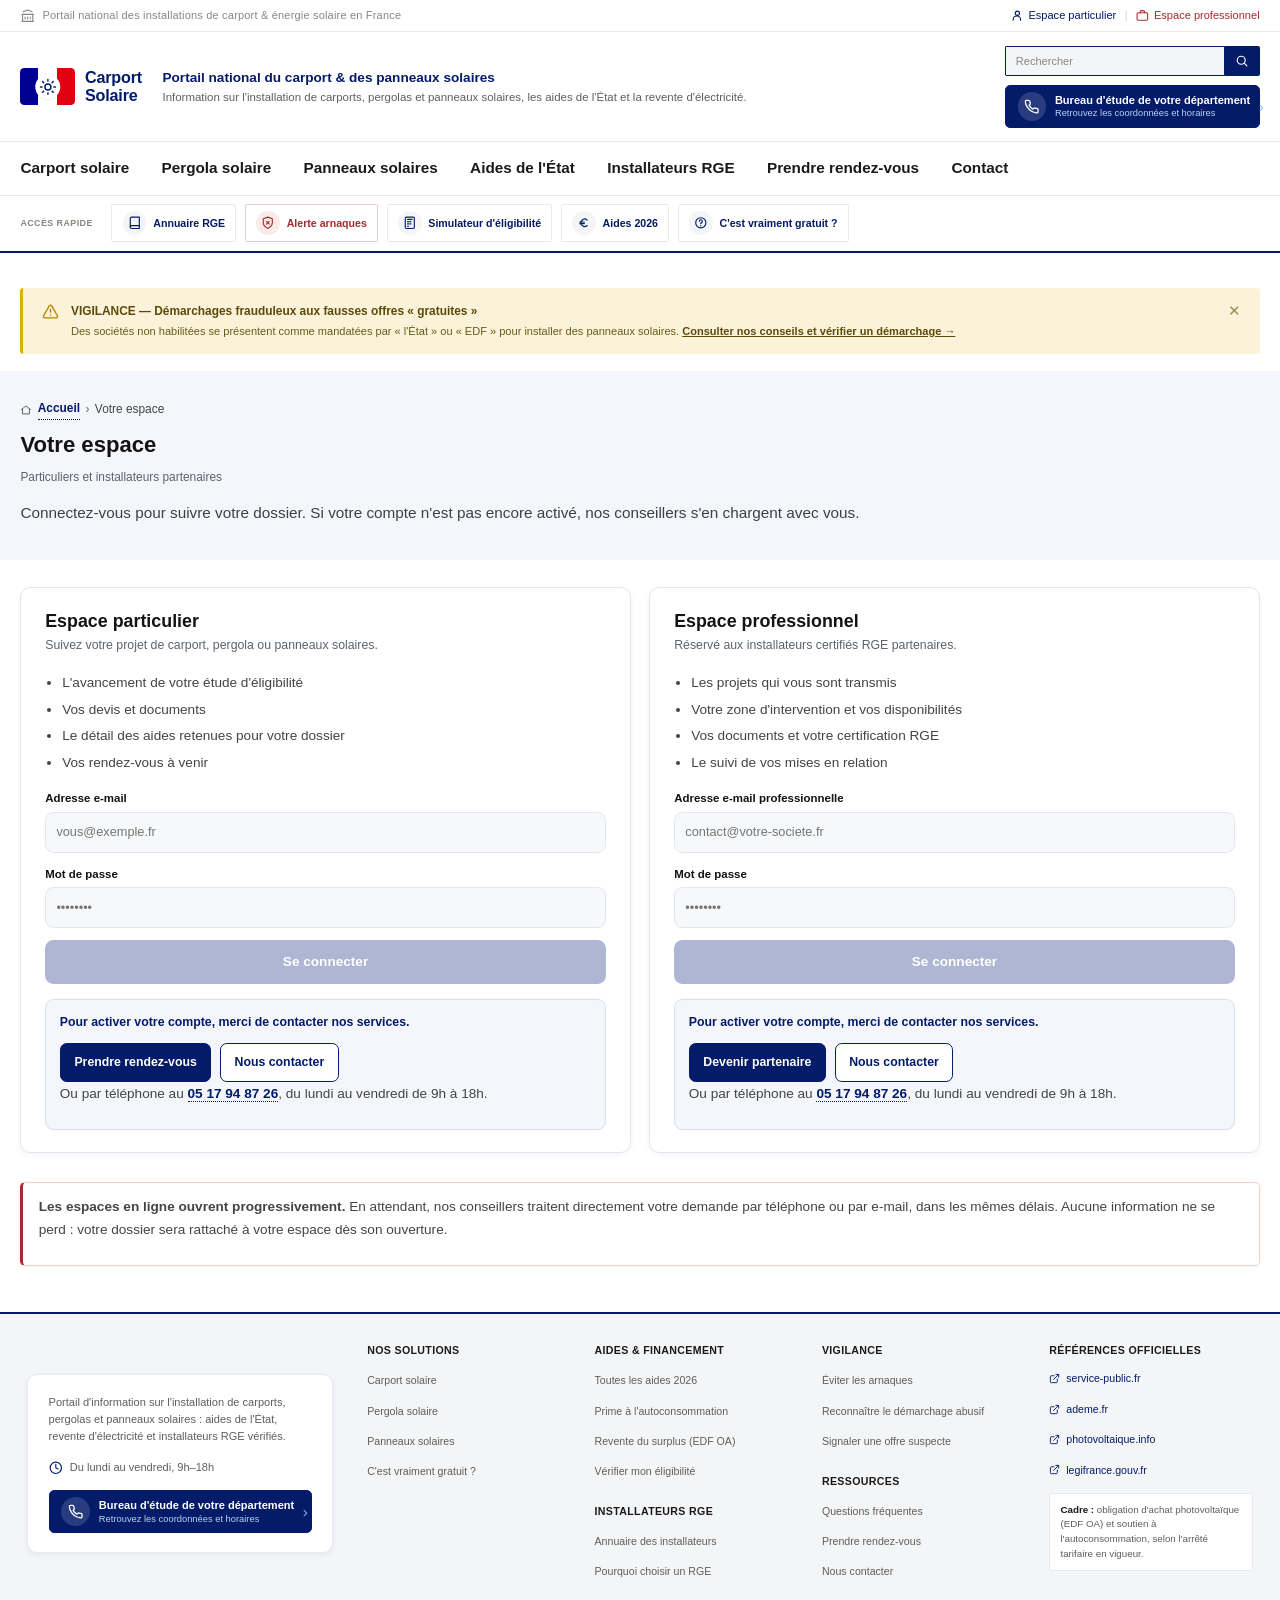
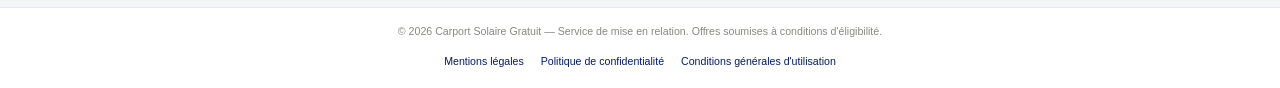
<file: espace.html>
<!DOCTYPE html>
<html lang="fr">
<head>
  <meta charset="UTF-8" />
  <meta name="viewport" content="width=device-width, initial-scale=1.0" />
  <title>Votre espace — particulier et professionnel | Carport Solaire Gratuit</title>
  <meta name="description" content="Accédez à votre espace particulier ou professionnel. Pour activer votre compte, contactez nos conseillers ou prenez rendez-vous." />
  <meta name="robots" content="noindex, follow" />
  <link rel="canonical" href="https://carport-solaire-gratuit.fr/espace.html" />
  <meta property="og:title" content="Votre espace" />
  <meta property="og:description" content="Accédez à votre espace particulier ou professionnel. Pour activer votre compte, contactez nos conseillers ou prenez rendez-vous." />
  <meta property="og:type" content="website" />
  <meta property="og:locale" content="fr_FR" />
  <meta property="og:url" content="https://carport-solaire-gratuit.fr/espace.html" />
  <link rel="icon" href="/favicon.ico" sizes="32x32" />
  <link rel="icon" href="/favicon.svg" type="image/svg+xml" />
  <link rel="apple-touch-icon" href="/apple-touch-icon.png" />
  <link rel="manifest" href="/site.webmanifest" />
  <meta name="theme-color" content="#031B69" />
  <link rel="stylesheet" href="styles.css" />
  <!-- Capture de la provenance du visiteur (1re page, persistée pour le formulaire) -->
  <script>(function(){try{if(sessionStorage.getItem("csg_src"))return;var p=new URLSearchParams(location.search),ref=document.referrer||"",src="Direct / inconnu",u=p.get("utm_source");if(u){src=u;}else if(ref){try{var h=new URL(ref).hostname.replace(/^www\./,"");if(h.indexOf("carport-solaire-gratuit.fr")>-1)src="Direct / inconnu";else if(h.indexOf("google")>-1)src="Google";else if(h.indexOf("bing")>-1)src="Bing";else if(h.indexOf("yahoo")>-1)src="Yahoo";else if(h.indexOf("duckduckgo")>-1)src="DuckDuckGo";else if(h.indexOf("qwant")>-1)src="Qwant";else if(h.indexOf("ecosia")>-1)src="Ecosia";else if(h.indexOf("facebook")>-1||h.indexOf("instagram")>-1||h.indexOf("t.co")>-1||h.indexOf("linkedin")>-1)src="Réseaux sociaux";else src=h;}catch(e){}}sessionStorage.setItem("csg_src",JSON.stringify({source:src,referent:ref||"(aucun)",arrivee:location.pathname+location.search,utm:[p.get("utm_source"),p.get("utm_medium"),p.get("utm_campaign")].filter(Boolean).join(" / ")}));}catch(e){}})();</script>
</head>
<body>
<input type="checkbox" id="nav-toggle" class="nav-toggle-cb" aria-hidden="true">
<svg xmlns="http://www.w3.org/2000/svg" style="position:absolute;width:0;height:0;overflow:hidden" aria-hidden="true"><symbol id="i-x" viewBox="0 0 24 24"><path d="M6 6l12 12M18 6L6 18"/></symbol><symbol id="i-sun" viewBox="0 0 24 24"><circle cx="12" cy="12" r="4"/><path d="M12 2v2M12 20v2M4.9 4.9l1.4 1.4M17.7 17.7l1.4 1.4M2 12h2M20 12h2M4.9 19.1l1.4-1.4M17.7 6.3l1.4-1.4"/></symbol><symbol id="i-check" viewBox="0 0 24 24"><path d="M20 6L9 17l-5-5"/></symbol><symbol id="i-check-circle" viewBox="0 0 24 24"><circle cx="12" cy="12" r="9"/><path d="M8.3 12.4l2.5 2.5 5-5"/></symbol><symbol id="i-euro" viewBox="0 0 24 24"><path d="M18 7.2A6.5 6.5 0 1 0 18 16.8"/><path d="M5 10.5h8M5 13.5h8"/></symbol><symbol id="i-car" viewBox="0 0 24 24"><path d="M3 13l2-5.2A2 2 0 0 1 6.9 6.5h10.2A2 2 0 0 1 19 7.8L21 13"/><path d="M3 13h18v4.5H3z"/><circle cx="7.5" cy="17.5" r="1.6"/><circle cx="16.5" cy="17.5" r="1.6"/></symbol><symbol id="i-chart" viewBox="0 0 24 24"><path d="M3 17l6-6 4 4 7-7"/><path d="M17 8h4v4"/></symbol><symbol id="i-clipboard" viewBox="0 0 24 24"><rect x="6" y="4.5" width="12" height="16.5" rx="2"/><path d="M9 4.5h6v2.5H9z"/><path d="M9 11h6M9 15h4"/></symbol><symbol id="i-pergola" viewBox="0 0 24 24"><path d="M3 9l9-5 9 5"/><path d="M5 9v11M19 9v11M3.5 20h17"/><path d="M5 9h14"/></symbol><symbol id="i-panel" viewBox="0 0 24 24"><rect x="3" y="4" width="18" height="12" rx="1"/><path d="M3 8h18M3 12h18M9 4v12M15 4v12M12 16v4M8.5 20h7"/></symbol><symbol id="i-pin" viewBox="0 0 24 24"><path d="M12 21s7-6.3 7-11a7 7 0 1 0-14 0c0 4.7 7 11 7 11z"/><circle cx="12" cy="10" r="2.5"/></symbol><symbol id="i-phone" viewBox="0 0 24 24"><path d="M5 4h3l1.8 4.6-2 1.4a11 11 0 0 0 5.2 5.2l1.4-2L19 19v3a1 1 0 0 1-1 1A16 16 0 0 1 4 7a1 1 0 0 1 1-1z"/></symbol><symbol id="i-link" viewBox="0 0 24 24"><path d="M14 4h6v6"/><path d="M20 4l-9 9"/><path d="M18 14v5a1 1 0 0 1-1 1H5a1 1 0 0 1-1-1V7a1 1 0 0 1 1-1h5"/></symbol><symbol id="i-shield" viewBox="0 0 24 24"><path d="M12 3l7 3v6c0 4.5-3 7.6-7 9-4-1.4-7-4.5-7-9V6z"/></symbol><symbol id="i-help" viewBox="0 0 24 24"><circle cx="12" cy="12" r="9"/><path d="M9.5 9.3a2.6 2.6 0 1 1 3.6 2.4c-.9.4-1.1 1-1.1 1.8"/><path d="M12 17h.01"/></symbol><symbol id="i-search" viewBox="0 0 24 24"><circle cx="11" cy="11" r="7"/><path d="M21 21l-4.3-4.3"/></symbol><symbol id="i-calendar" viewBox="0 0 24 24"><rect x="4" y="5" width="16" height="16" rx="2"/><path d="M4 9.5h16M8 3v4M16 3v4"/></symbol><symbol id="i-lock" viewBox="0 0 24 24"><rect x="5" y="11" width="14" height="9" rx="2"/><path d="M8 11V8a4 4 0 0 1 8 0v3"/></symbol><symbol id="i-star" viewBox="0 0 24 24"><path d="M12 3l2.9 5.9 6.5.9-4.7 4.6 1.1 6.5L12 18.8 6.2 21.9l1.1-6.5L2.6 10.7l6.5-.9z"/></symbol><symbol id="i-home" viewBox="0 0 24 24"><path d="M3 11l9-7 9 7"/><path d="M5 10v10h14V10"/></symbol><symbol id="i-alert" viewBox="0 0 24 24"><path d="M12 3.5l9 16.5H3z"/><path d="M12 10v4.2"/><path d="M12 17.3h.01"/></symbol></svg>
  <!-- EN-TÊTE PORTAIL -->
  <div class="pf-desktop">
    <div class="pf-gouvbar-wrap"><div class="pf-gouvbar">
      <span class="pf-gouvbar-left">
        <svg class="pf-gouvbar-icon" viewBox="0 0 24 24" width="18" height="18" fill="none" stroke="currentColor" stroke-width="1.7" stroke-linecap="round" stroke-linejoin="round" aria-hidden="true"><path d="M3 21h18"/><path d="M3 10h18"/><path d="M5 6l7-3 7 3"/><path d="M4 10v11"/><path d="M20 10v11"/><path d="M8 14v3"/><path d="M12 14v3"/><path d="M16 14v3"/></svg>
        <span class="pf-gouvbar-text-left">Portail national des installations de carport &amp; énergie solaire en France</span>
      </span>
      <span class="pf-gouvbar-links">
        <a href="espace.html#particulier" class="pf-util-link"><svg viewBox="0 0 24 24" width="15" height="15" fill="none" stroke="currentColor" stroke-width="2" stroke-linecap="round" stroke-linejoin="round" aria-hidden="true"><circle cx="12" cy="8" r="4"/><path d="M4 21v-1a7 7 0 0 1 14 0v1"/></svg>Espace particulier</a>
        <span class="pf-gouvbar-divider">|</span>
        <a href="espace.html#professionnel" class="pf-util-link pf-util-link-pro"><svg viewBox="0 0 24 24" width="15" height="15" fill="none" stroke="currentColor" stroke-width="2" stroke-linecap="round" stroke-linejoin="round" aria-hidden="true"><rect x="2" y="7" width="20" height="14" rx="2"/><path d="M8 7V5a2 2 0 0 1 2-2h4a2 2 0 0 1 2 2v2"/></svg>Espace professionnel</a>
      </span>
    </div></div>

    <div class="pf-id-wrap"><div class="pf-id">
      <a href="index.html" class="pf-logo-link">
        <span class="pf-logo-mark"><svg viewBox="0 0 24 24" fill="none" stroke="currentColor" stroke-width="2" stroke-linecap="round" stroke-linejoin="round" aria-hidden="true"><circle cx="12" cy="12" r="4"/><path d="M12 2v2M12 20v2M4.9 4.9l1.4 1.4M17.7 17.7l1.4 1.4M2 12h2M20 12h2M4.9 19.1l1.4-1.4M17.7 6.3l1.4-1.4"/></svg></span>
        <span class="pf-logo-wm"><span class="pf-logo-wm-1">Carport</span><span class="pf-logo-wm-1">Solaire</span></span>
      </a>
      <div class="pf-id-text">
        <span class="pf-id-title">Portail national du carport &amp; des panneaux solaires</span>
        <span class="pf-id-sub">Information sur l'installation de carports, pergolas et panneaux solaires, les aides de l'État et la revente d'électricité.</span>
      </div>
      <div class="pf-id-utils">
        <form class="pf-search" role="search" onsubmit="return pfSearch(this)">
          <input type="search" name="q" placeholder="Rechercher" aria-label="Rechercher sur le site">
          <button type="submit" aria-label="Rechercher"><svg viewBox="0 0 24 24" width="16" height="16" fill="none" stroke="currentColor" stroke-width="2" stroke-linecap="round" stroke-linejoin="round" aria-hidden="true"><circle cx="11" cy="11" r="7"/><path d="M21 21l-4.3-4.3"/></svg></button>
        </form>
        <a class="contact-cta" href="contact.html"><span class="cc-ico"><svg viewBox="0 0 24 24" fill="none" stroke="currentColor" stroke-width="2" stroke-linecap="round" stroke-linejoin="round" aria-hidden="true"><path d="M22 16.92v3a2 2 0 0 1-2.18 2 19.8 19.8 0 0 1-8.63-3.07 19.5 19.5 0 0 1-6-6 19.8 19.8 0 0 1-3.07-8.67A2 2 0 0 1 4.11 2h3a2 2 0 0 1 2 1.72c.13.96.36 1.9.7 2.81a2 2 0 0 1-.45 2.11L8.09 9.91a16 16 0 0 0 6 6l1.27-1.27a2 2 0 0 1 2.11-.45c.9.34 1.85.57 2.81.7A2 2 0 0 1 22 16.92z"/></svg></span><span class="cc-txt"><span class="cc-title">Bureau d'étude de votre département</span><span class="cc-sub">Retrouvez les coordonnées et horaires</span></span><span class="cc-chev">›</span></a>
      </div>
    </div></div>

    <div class="pf-mainbar-wrap"><div class="pf-mainbar">
      <nav class="pf-nav" aria-label="Navigation principale"><ul class="pf-menu">
        <li class="pf-has-sub">
          <a href="index.html" class="pf-parent" role="button" aria-haspopup="true">Carport solaire</a>
          <ul class="pf-sub">
            <li><a href="index.html">Pourquoi un carport solaire</a></li>
            <li><a href="carport-solaire-gratuit-verite.html">C'est vraiment gratuit ?</a></li>
            <li><a href="index.html#simulateur">Vérifier mon éligibilité</a></li>
            <li><a href="index.html#faq">Questions fréquentes</a></li>
          </ul>
        </li>
        <li><a href="pergola-solaire.html">Pergola solaire</a></li>
        <li><a href="panneaux-solaires.html">Panneaux solaires</a></li>
        <li><a href="aides.html">Aides de l'État</a></li>
        <li><a href="annuaire-rge.html">Installateurs RGE</a></li>
        <li><a href="rendez-vous.html">Prendre rendez-vous</a></li>
        <li><a href="contact.html">Contact</a></li>
      </ul></nav>
    </div></div>

    <div class="pf-actions-wrap"><div class="pf-actions">
      <div class="pf-quick">
        <span class="pf-quick-label">Accès rapide</span>
        <a class="pf-card" href="annuaire-rge.html"><span class="pf-card-ico pf-card-ico-blue"><svg viewBox="0 0 24 24" width="16" height="16" fill="none" stroke="currentColor" stroke-width="2" stroke-linecap="round" stroke-linejoin="round" aria-hidden="true"><path d="M4 19.5A2.5 2.5 0 0 1 6.5 17H20"/><path d="M6.5 2H20v20H6.5A2.5 2.5 0 0 1 4 19.5v-15A2.5 2.5 0 0 1 6.5 2z"/></svg></span><span class="pf-card-title pf-blue">Annuaire RGE</span></a>
        <a class="pf-card pf-card-alert" href="demarchage.html"><span class="pf-card-ico pf-card-ico-red"><svg viewBox="0 0 24 24" width="16" height="16" fill="none" stroke="currentColor" stroke-width="2" stroke-linecap="round" stroke-linejoin="round" aria-hidden="true"><path d="M12 22s8-4 8-10V5l-8-3-8 3v7c0 6 8 10 8 10z"/><path d="M9.5 9.5l5 5"/><path d="M14.5 9.5l-5 5"/></svg></span><span class="pf-card-title pf-red">Alerte arnaques</span></a>
        <a class="pf-card" href="index.html#simulateur"><span class="pf-card-ico pf-card-ico-blue"><svg viewBox="0 0 24 24" width="16" height="16" fill="none" stroke="currentColor" stroke-width="2" stroke-linecap="round" stroke-linejoin="round" aria-hidden="true"><rect x="4" y="2" width="16" height="20" rx="2"/><line x1="8" y1="6" x2="16" y2="6"/><line x1="8" y1="10" x2="10" y2="10"/><line x1="12" y1="10" x2="14" y2="10"/><line x1="8" y1="14" x2="10" y2="14"/><line x1="12" y1="14" x2="14" y2="14"/><line x1="8" y1="18" x2="10" y2="18"/></svg></span><span class="pf-card-title pf-blue">Simulateur d'éligibilité</span></a>
        <a class="pf-card" href="aides.html"><span class="pf-card-ico pf-card-ico-blue"><svg viewBox="0 0 24 24" width="16" height="16" fill="none" stroke="currentColor" stroke-width="2" stroke-linecap="round" stroke-linejoin="round" aria-hidden="true"><path d="M18 7.2A6.5 6.5 0 1 0 18 16.8"/><path d="M5 10.5h8M5 13.5h8"/></svg></span><span class="pf-card-title pf-blue">Aides 2026</span></a>
        <a class="pf-card" href="carport-solaire-gratuit-verite.html"><span class="pf-card-ico pf-card-ico-blue"><svg viewBox="0 0 24 24" width="16" height="16" fill="none" stroke="currentColor" stroke-width="2" stroke-linecap="round" stroke-linejoin="round" aria-hidden="true"><circle cx="12" cy="12" r="9"/><path d="M9.5 9.3a2.6 2.6 0 1 1 3.6 2.4c-.9.4-1.1 1-1.1 1.8"/><path d="M12 17h.01"/></svg></span><span class="pf-card-title pf-blue">C'est vraiment gratuit ?</span></a>
      </div>
    </div></div>
  </div>

  <!-- EN-TÊTE MOBILE -->
  <div class="pfm-wrap">
    <div class="pfm-bar">
      <a href="index.html" class="pfm-id-link">
        <span class="pfm-logo-mark"><svg viewBox="0 0 24 24" fill="none" stroke="currentColor" stroke-width="2" stroke-linecap="round" stroke-linejoin="round" aria-hidden="true"><circle cx="12" cy="12" r="4"/><path d="M12 2v2M12 20v2M4.9 4.9l1.4 1.4M17.7 17.7l1.4 1.4M2 12h2M20 12h2M4.9 19.1l1.4-1.4M17.7 6.3l1.4-1.4"/></svg></span>
        <span class="pfm-id-txt"><span class="pfm-id-title">Carport Solaire</span></span>
      </a>
      <button class="pfm-burger" id="pfmBurger" aria-label="Ouvrir le menu" aria-expanded="false"><span></span><span></span><span></span></button>
    </div>
    <div class="pfm-panel" id="pfmPanel">
      <form class="pfm-search" role="search" onsubmit="return pfSearch(this)">
        <input type="search" name="q" placeholder="Rechercher sur le site" aria-label="Rechercher sur le site">
        <button type="submit" aria-label="Rechercher"><svg viewBox="0 0 24 24" width="18" height="18" fill="none" stroke="currentColor" stroke-width="2" stroke-linecap="round" stroke-linejoin="round" aria-hidden="true"><circle cx="11" cy="11" r="7"/><path d="M21 21l-4.3-4.3"/></svg></button>
      </form>
      <div class="pfm-quick">
        <a class="pfm-quick-card" href="annuaire-rge.html"><span class="pfm-quick-ico pfm-quick-ico-blue"><svg viewBox="0 0 24 24" width="16" height="16" fill="none" stroke="currentColor" stroke-width="2" stroke-linecap="round" stroke-linejoin="round" aria-hidden="true"><path d="M4 19.5A2.5 2.5 0 0 1 6.5 17H20"/><path d="M6.5 2H20v20H6.5A2.5 2.5 0 0 1 4 19.5v-15A2.5 2.5 0 0 1 6.5 2z"/></svg></span>Annuaire RGE</a>
        <a class="pfm-quick-card pfm-quick-card-alert" href="demarchage.html"><span class="pfm-quick-ico pfm-quick-ico-red"><svg viewBox="0 0 24 24" width="16" height="16" fill="none" stroke="currentColor" stroke-width="2" stroke-linecap="round" stroke-linejoin="round" aria-hidden="true"><path d="M12 22s8-4 8-10V5l-8-3-8 3v7c0 6 8 10 8 10z"/><path d="M9.5 9.5l5 5"/><path d="M14.5 9.5l-5 5"/></svg></span>Alerte arnaques</a>
        <a class="pfm-quick-card" href="index.html#simulateur"><span class="pfm-quick-ico pfm-quick-ico-blue"><svg viewBox="0 0 24 24" width="16" height="16" fill="none" stroke="currentColor" stroke-width="2" stroke-linecap="round" stroke-linejoin="round" aria-hidden="true"><rect x="4" y="2" width="16" height="20" rx="2"/><line x1="8" y1="6" x2="16" y2="6"/><line x1="8" y1="10" x2="10" y2="10"/><line x1="8" y1="14" x2="10" y2="14"/><line x1="8" y1="18" x2="10" y2="18"/></svg></span>Simulateur</a>
        <a class="pfm-quick-card" href="aides.html"><span class="pfm-quick-ico pfm-quick-ico-blue"><svg viewBox="0 0 24 24" width="16" height="16" fill="none" stroke="currentColor" stroke-width="2" stroke-linecap="round" stroke-linejoin="round" aria-hidden="true"><path d="M18 7.2A6.5 6.5 0 1 0 18 16.8"/><path d="M5 10.5h8M5 13.5h8"/></svg></span>Aides 2026</a>
      </div>
      <nav class="pfm-nav">
        <div class="pfm-acc">
          <button class="pfm-acc-head" type="button">Carport solaire <span class="pfm-chev">▾</span></button>
          <div class="pfm-acc-body">
            <a href="index.html">Pourquoi un carport solaire</a>
            <a href="carport-solaire-gratuit-verite.html">C'est vraiment gratuit ?</a>
            <a href="index.html#simulateur">Vérifier mon éligibilité</a>
            <a href="index.html#faq">Questions fréquentes</a>
          </div>
        </div>
        <div class="pfm-acc"><a class="pfm-acc-head pfm-acc-link" href="pergola-solaire.html">Pergola solaire</a></div>
        <div class="pfm-acc"><a class="pfm-acc-head pfm-acc-link" href="panneaux-solaires.html">Panneaux solaires</a></div>
        <div class="pfm-acc"><a class="pfm-acc-head pfm-acc-link" href="aides.html">Aides de l'État</a></div>
        <div class="pfm-acc"><a class="pfm-acc-head pfm-acc-link" href="annuaire-rge.html">Installateurs RGE</a></div>
        <div class="pfm-acc"><a class="pfm-acc-head pfm-acc-link" href="rendez-vous.html">Prendre rendez-vous</a></div>
        <div class="pfm-acc"><a class="pfm-acc-head pfm-acc-link" href="contact.html">Contact</a></div>
      </nav>
      <div class="pfm-links">
        <a href="espace.html#particulier" class="pfm-util-link"><svg viewBox="0 0 24 24" width="16" height="16" fill="none" stroke="currentColor" stroke-width="2" stroke-linecap="round" stroke-linejoin="round" aria-hidden="true"><circle cx="12" cy="8" r="4"/><path d="M4 21v-1a7 7 0 0 1 14 0v1"/></svg>Espace particulier</a>
        <a href="espace.html#professionnel" class="pfm-util-link pfm-util-link-pro"><svg viewBox="0 0 24 24" width="16" height="16" fill="none" stroke="currentColor" stroke-width="2" stroke-linecap="round" stroke-linejoin="round" aria-hidden="true"><rect x="2" y="7" width="20" height="14" rx="2"/><path d="M8 7V5a2 2 0 0 1 2-2h4a2 2 0 0 1 2 2v2"/></svg>Espace professionnel</a>
      </div>
      <a class="pfm-cta" href="contact.html"><span class="pfm-cta-ico"><svg viewBox="0 0 24 24" fill="none" stroke="currentColor" stroke-width="2" stroke-linecap="round" stroke-linejoin="round" aria-hidden="true"><path d="M22 16.92v3a2 2 0 0 1-2.18 2 19.8 19.8 0 0 1-8.63-3.07 19.5 19.5 0 0 1-6-6 19.8 19.8 0 0 1-3.07-8.67A2 2 0 0 1 4.11 2h3a2 2 0 0 1 2 1.72c.13.96.36 1.9.7 2.81a2 2 0 0 1-.45 2.11L8.09 9.91a16 16 0 0 0 6 6l1.27-1.27a2 2 0 0 1 2.11-.45c.9.34 1.85.57 2.81.7A2 2 0 0 1 22 16.92z"/></svg></span><span class="pfm-cta-txt"><span class="pfm-cta-title">Bureau d'étude de votre département</span><span class="pfm-cta-sub">Retrouvez les coordonnées et horaires</span></span></a>
    </div>
  </div>

  <script>
  (function(){
    var b=document.getElementById("pfmBurger"), p=document.getElementById("pfmPanel");
    if(b&&p){b.addEventListener("click",function(){var o=p.classList.toggle("is-open");b.classList.toggle("is-open",o);b.setAttribute("aria-expanded",o?"true":"false");b.setAttribute("aria-label",o?"Fermer le menu":"Ouvrir le menu");});}
    document.querySelectorAll(".pfm-acc-head").forEach(function(h){if(h.tagName==="BUTTON"){h.addEventListener("click",function(){h.parentElement.classList.toggle("is-open");});}});
    document.querySelectorAll(".pf-parent").forEach(function(l){l.addEventListener("click",function(e){e.preventDefault();});});
  })();
  function pfSearch(f){var q=((f.q&&f.q.value)||"").trim();if(q){window.location.href="https://www.google.com/search?q="+encodeURIComponent("site:carport-solaire-gratuit.fr "+q);}return false;}
  </script>

  <div class="pf-alerte-bar"><div class="pf-alerte-wrap">
    <div class="pf-alerte" id="pf-alerte-demarchage">
      <span class="pf-alerte-icone"><svg viewBox="0 0 24 24" fill="none" stroke="currentColor" stroke-width="2" stroke-linecap="round" stroke-linejoin="round" aria-hidden="true"><path d="m21.73 18-8-14a2 2 0 0 0-3.48 0l-8 14A2 2 0 0 0 4 21h16a2 2 0 0 0 1.73-3Z"/><line x1="12" y1="9" x2="12" y2="13"/><line x1="12" y1="17" x2="12.01" y2="17"/></svg></span>
      <div class="pf-alerte-texte">
        <div class="pf-alerte-titre">VIGILANCE — Démarchages frauduleux aux fausses offres « gratuites »</div>
        <div class="pf-alerte-sous">Des sociétés non habilitées se présentent comme mandatées par « l'État » ou « EDF » pour installer des panneaux solaires. <a href="demarchage.html">Consulter nos conseils et vérifier un démarchage →</a></div>
      </div>
      <span class="pf-alerte-close" onclick="document.getElementById('pf-alerte-demarchage').style.display='none'">✕</span>
    </div>
  </div></div>
  <!-- EN-TÊTE ARTICLE -->
  <section class="art-hero">
    <div class="art-wrap">
      <nav class="art-breadcrumb" aria-label="Fil d'Ariane">
        <svg class="bc-ico" viewBox="0 0 24 24" fill="none" stroke="currentColor" stroke-width="2" stroke-linecap="round" stroke-linejoin="round" aria-hidden="true"><path d="M3 11l9-7 9 7"/><path d="M5 10v10h14V10"/></svg>
        <a href="index.html">Accueil</a><span class="bc-sep">›</span><span>Votre espace</span>
      </nav>
      <h1 class="art-h1">Votre espace</h1>
      <p class="art-maj">Particuliers et installateurs partenaires</p>
      <div class="art-lead"><p>Connectez-vous pour suivre votre dossier. Si votre compte n'est pas encore activé, nos conseillers s'en chargent avec vous.</p></div>
    </div>
  </section>

  <div class="art">
<style>
  .esp-grid{display:grid;grid-template-columns:1fr 1fr;gap:22px;margin:0 0 34px}
  @media(max-width:900px){.esp-grid{grid-template-columns:1fr}}

  .esp-carte{background:#fff;border:1px solid var(--line);border-radius:12px;
    box-shadow:0 2px 8px rgba(3,27,105,.05);padding:26px 28px;display:flex;flex-direction:column}
  .esp-carte h2{margin:0 0 4px;font-size:21px;font-weight:700;color:var(--ink);line-height:1.25}
  .esp-carte .esp-sous{margin:0 0 18px;font-size:14.5px;color:var(--muted);line-height:1.6}

  .esp-liste{margin:0 0 20px;padding:0 0 0 18px;font-size:14.5px;line-height:1.75;color:#444}
  .esp-liste li{margin-bottom:4px}

  .esp-champ{margin-bottom:14px}
  .esp-champ label{display:block;font-size:13.5px;font-weight:600;color:var(--ink);margin-bottom:5px}
  .esp-champ input{width:100%;padding:11px 12px;border:1.5px solid var(--line);border-radius:10px;
    font:inherit;font-size:15px;background:#f7f8fa;color:#8b93a7}
  .esp-champ input:disabled{cursor:not-allowed}

  .esp-bouton{display:block;width:100%;padding:13px;border:0;border-radius:10px;
    background:#aeb6d4;color:#fff;font:inherit;font-size:16px;font-weight:700;cursor:not-allowed}

  .esp-avis{margin-top:18px;background:var(--bg-alt);border:1px solid #d7ddf6;border-radius:10px;
    padding:14px 16px;font-size:14.5px;line-height:1.65;color:#333}
  .esp-avis strong{color:var(--navy)}
  /* .art a est plus specifique que des selecteurs a deux classes et repeindrait
     ces boutons en bleu marine sur fond bleu marine : on passe devant. */
  .esp-actions{display:flex;flex-wrap:wrap;gap:10px;margin-top:12px}
  .art .esp-actions a{display:inline-flex;align-items:center;gap:7px;text-decoration:none;
    border-radius:8px;padding:10px 16px;font-size:14.5px;font-weight:600;
    border:1.5px solid var(--navy);border-bottom:1.5px solid var(--navy)}
  .art .esp-actions a.esp-plein{background:var(--navy);color:#fff}
  .art .esp-actions a.esp-plein:hover{background:#0a2a8c;opacity:1}
  .art .esp-actions a.esp-vide{background:#fff;color:var(--navy)}
  .art .esp-actions a.esp-vide:hover{background:var(--bg-alt);opacity:1}

  .esp-tel{font-size:15px;color:#444;margin:10px 0 0}
  .esp-tel a{color:var(--navy);font-weight:700;white-space:nowrap}
</style>

<div class="esp-grid">

  <section class="esp-carte" id="particulier">
    <h2>Espace particulier</h2>
    <p class="esp-sous">Suivez votre projet de carport, pergola ou panneaux solaires.</p>
    <ul class="esp-liste">
      <li>L'avancement de votre étude d'éligibilité</li>
      <li>Vos devis et documents</li>
      <li>Le détail des aides retenues pour votre dossier</li>
      <li>Vos rendez-vous à venir</li>
    </ul>

    <form class="esp-form" autocomplete="off" onsubmit="return false">
      <div class="esp-champ">
        <label for="p-email">Adresse e-mail</label>
        <input type="email" id="p-email" name="email" placeholder="vous@exemple.fr" disabled aria-disabled="true" />
      </div>
      <div class="esp-champ">
        <label for="p-mdp">Mot de passe</label>
        <input type="password" id="p-mdp" name="motdepasse" placeholder="••••••••" disabled aria-disabled="true" />
      </div>
      <button type="submit" class="esp-bouton" disabled aria-disabled="true">Se connecter</button>
    </form>

    <div class="esp-avis">
      <strong>Pour activer votre compte, merci de contacter nos services.</strong>
      <div class="esp-actions">
        <a class="esp-plein" href="rendez-vous.html">Prendre rendez-vous</a>
        <a class="esp-vide" href="contact.html">Nous contacter</a>
      </div>
      <p class="esp-tel">Ou par téléphone au <a href="tel:+33517948726">05&nbsp;17&nbsp;94&nbsp;87&nbsp;26</a>, du lundi au vendredi de 9h à 18h.</p>
    </div>
  </section>

  <section class="esp-carte" id="professionnel">
    <h2>Espace professionnel</h2>
    <p class="esp-sous">Réservé aux installateurs certifiés RGE partenaires.</p>
    <ul class="esp-liste">
      <li>Les projets qui vous sont transmis</li>
      <li>Votre zone d'intervention et vos disponibilités</li>
      <li>Vos documents et votre certification RGE</li>
      <li>Le suivi de vos mises en relation</li>
    </ul>

    <form class="esp-form" autocomplete="off" onsubmit="return false">
      <div class="esp-champ">
        <label for="e-email">Adresse e-mail professionnelle</label>
        <input type="email" id="e-email" name="email" placeholder="contact@votre-societe.fr" disabled aria-disabled="true" />
      </div>
      <div class="esp-champ">
        <label for="e-mdp">Mot de passe</label>
        <input type="password" id="e-mdp" name="motdepasse" placeholder="••••••••" disabled aria-disabled="true" />
      </div>
      <button type="submit" class="esp-bouton" disabled aria-disabled="true">Se connecter</button>
    </form>

    <div class="esp-avis">
      <strong>Pour activer votre compte, merci de contacter nos services.</strong>
      <div class="esp-actions">
        <a class="esp-plein" href="rendez-vous.html">Devenir partenaire</a>
        <a class="esp-vide" href="contact.html">Nous contacter</a>
      </div>
      <p class="esp-tel">Ou par téléphone au <a href="tel:+33517948726">05&nbsp;17&nbsp;94&nbsp;87&nbsp;26</a>, du lundi au vendredi de 9h à 18h.</p>
    </div>
  </section>

</div>

<div class="art-box art-box--important">
  <p><strong>Les espaces en ligne ouvrent progressivement.</strong> En attendant, nos conseillers traitent directement votre demande par téléphone ou par e-mail, dans les mêmes délais. Aucune information ne se perd&nbsp;: votre dossier sera rattaché à votre espace dès son ouverture.</p>
</div>

  </div>

  <script type="application/ld+json">{"@context":"https://schema.org","@type":"BreadcrumbList","itemListElement":[{"@type":"ListItem","position":1,"name":"Accueil","item":"https://carport-solaire-gratuit.fr/"},{"@type":"ListItem","position":2,"name":"Votre espace","item":"https://carport-solaire-gratuit.fr/espace.html"}]}</script>

  <footer class="pf-footer">
    <div class="pf-footer-main">
      <div class="pf-footer-brand"><div class="pf-footer-card">
        <p class="pf-footer-mission">Portail d'information sur l'installation de carports, pergolas et panneaux solaires : aides de l'État, revente d'électricité et installateurs RGE vérifiés.</p>
        <ul class="pf-footer-contact">
          <li><svg viewBox="0 0 24 24" width="16" height="16" fill="none" stroke="currentColor" stroke-width="2" stroke-linecap="round" stroke-linejoin="round" aria-hidden="true"><circle cx="12" cy="12" r="10"/><path d="M12 6v6l4 2"/></svg><span>Du lundi au vendredi, 9h–18h</span></li>
        </ul>
        <a class="pf-footer-cta" href="contact.html">
          <span class="pf-footer-cta-ico"><svg viewBox="0 0 24 24" width="18" height="18" fill="none" stroke="currentColor" stroke-width="2" stroke-linecap="round" stroke-linejoin="round" aria-hidden="true"><path d="M22 16.92v3a2 2 0 0 1-2.18 2 19.8 19.8 0 0 1-8.63-3.07 19.5 19.5 0 0 1-6-6 19.8 19.8 0 0 1-3.07-8.67A2 2 0 0 1 4.11 2h3a2 2 0 0 1 2 1.72c.13.96.36 1.9.7 2.81a2 2 0 0 1-.45 2.11L8.09 9.91a16 16 0 0 0 6 6l1.27-1.27a2 2 0 0 1 2.11-.45c.9.34 1.85.57 2.81.7A2 2 0 0 1 22 16.92z"/></svg></span>
          <span class="pf-footer-cta-txt"><span class="pf-footer-cta-title">Bureau d'étude de votre département</span><span class="pf-footer-cta-sub">Retrouvez les coordonnées et horaires</span></span>
          <span class="pf-footer-cta-chev">›</span>
        </a>
      </div></div>

      <div class="pf-footer-cols">
        <div class="pf-footer-colwrap">
          <div class="pf-footer-col">
            <h3>Nos solutions</h3>
            <ul>
              <li><a href="index.html">Carport solaire</a></li>
              <li><a href="pergola-solaire.html">Pergola solaire</a></li>
              <li><a href="panneaux-solaires.html">Panneaux solaires</a></li>
              <li><a href="carport-solaire-gratuit-verite.html">C'est vraiment gratuit ?</a></li>
            </ul>
          </div>
        </div>

        <div class="pf-footer-colwrap">
          <div class="pf-footer-col">
            <h3>Aides &amp; financement</h3>
            <ul>
              <li><a href="aides.html">Toutes les aides 2026</a></li>
              <li><a href="aides.html">Prime à l'autoconsommation</a></li>
              <li><a href="aides.html">Revente du surplus (EDF OA)</a></li>
              <li><a href="index.html#simulateur">Vérifier mon éligibilité</a></li>
            </ul>
          </div>
          <div class="pf-footer-col">
            <h3>Installateurs RGE</h3>
            <ul>
              <li><a href="annuaire-rge.html">Annuaire des installateurs</a></li>
              <li><a href="annuaire-rge.html">Pourquoi choisir un RGE</a></li>
            </ul>
          </div>
        </div>

        <div class="pf-footer-colwrap">
          <div class="pf-footer-col">
            <h3>Vigilance</h3>
            <ul>
              <li><a href="demarchage.html">Éviter les arnaques</a></li>
              <li><a href="demarchage.html">Reconnaître le démarchage abusif</a></li>
              <li><a href="demarchage.html">Signaler une offre suspecte</a></li>
            </ul>
          </div>
          <div class="pf-footer-col">
            <h3>Ressources</h3>
            <ul>
              <li><a href="index.html#faq">Questions fréquentes</a></li>
              <li><a href="rendez-vous.html">Prendre rendez-vous</a></li>
              <li><a href="contact.html">Nous contacter</a></li>
            </ul>
          </div>
        </div>

        <div class="pf-footer-colwrap">
          <div class="pf-footer-col pf-footer-col-ref">
            <h3>Références officielles</h3>
            <ul>
              <li><a href="https://www.service-public.fr/" target="_blank" rel="noopener nofollow"><svg viewBox="0 0 24 24" width="13" height="13" fill="none" stroke="currentColor" stroke-width="2" stroke-linecap="round" stroke-linejoin="round" aria-hidden="true"><path d="M18 13v6a2 2 0 0 1-2 2H5a2 2 0 0 1-2-2V8a2 2 0 0 1 2-2h6"/><path d="M15 3h6v6"/><path d="M10 14 21 3"/></svg>service-public.fr</a></li>
              <li><a href="https://www.ademe.fr/" target="_blank" rel="noopener nofollow"><svg viewBox="0 0 24 24" width="13" height="13" fill="none" stroke="currentColor" stroke-width="2" stroke-linecap="round" stroke-linejoin="round" aria-hidden="true"><path d="M18 13v6a2 2 0 0 1-2 2H5a2 2 0 0 1-2-2V8a2 2 0 0 1 2-2h6"/><path d="M15 3h6v6"/><path d="M10 14 21 3"/></svg>ademe.fr</a></li>
              <li><a href="https://www.photovoltaique.info/" target="_blank" rel="noopener nofollow"><svg viewBox="0 0 24 24" width="13" height="13" fill="none" stroke="currentColor" stroke-width="2" stroke-linecap="round" stroke-linejoin="round" aria-hidden="true"><path d="M18 13v6a2 2 0 0 1-2 2H5a2 2 0 0 1-2-2V8a2 2 0 0 1 2-2h6"/><path d="M15 3h6v6"/><path d="M10 14 21 3"/></svg>photovoltaique.info</a></li>
              <li><a href="https://www.legifrance.gouv.fr/" target="_blank" rel="noopener nofollow"><svg viewBox="0 0 24 24" width="13" height="13" fill="none" stroke="currentColor" stroke-width="2" stroke-linecap="round" stroke-linejoin="round" aria-hidden="true"><path d="M18 13v6a2 2 0 0 1-2 2H5a2 2 0 0 1-2-2V8a2 2 0 0 1 2-2h6"/><path d="M15 3h6v6"/><path d="M10 14 21 3"/></svg>legifrance.gouv.fr</a></li>
            </ul>
            <div class="pf-footer-refbox">
              <strong>Cadre :</strong> obligation d'achat photovoltaïque (EDF OA) et soutien à l'autoconsommation, selon l'arrêté tarifaire en vigueur.
            </div>
          </div>
        </div>
      </div>
    </div>

    <div class="pf-footer-bottom"><div class="pf-footer-bottom-inner">
      <span class="pf-footer-copy">© 2026 Carport Solaire Gratuit — Service de mise en relation. Offres soumises à conditions d'éligibilité.</span>
      <ul class="pf-footer-legal">
        <li><a href="#" data-pf-open="mentions">Mentions légales</a></li>
        <li><a href="#" data-pf-open="rgpd">Politique de confidentialité</a></li>
        <li><a href="#" data-pf-open="cgu">Conditions générales d'utilisation</a></li>
      </ul>
    </div></div>
  </footer>

  <div class="pf-modal" id="pfLegal" hidden>
    <div class="pf-modal-overlay" data-pf-close></div>
    <div class="pf-modal-box" role="dialog" aria-modal="true">
      <button class="pf-modal-x" type="button" aria-label="Fermer" data-pf-close>×</button>
      <div id="pfLegalContent"></div>
    </div>
  </div>
  <script>
  (function(){
    var LEGAL={
      mentions:"<h3>Mentions légales</h3><p><strong>Éditeur du site :</strong> [Raison sociale] — [SIRET] — [Adresse].</p><p><strong>Directeur de la publication :</strong> [Nom].</p><p><strong>Hébergeur :</strong> [Nom de l'hébergeur, adresse].</p><p>Ce site est un service de mise en relation entre particuliers ou professionnels et des installateurs partenaires certifiés RGE. Les offres présentées sont soumises à conditions d'éligibilité.</p><p><em>À compléter avant la mise en ligne.</em></p>",
      rgpd:"<h3>Politique de confidentialité (RGPD)</h3><p>Les données transmises via le formulaire (nom, prénom, téléphone, email, code postal et informations sur votre projet) sont collectées dans le seul but de traiter votre demande d'étude et de vous recontacter.</p><h4>Base légale</h4><p>Votre consentement, recueilli lors de l'envoi du formulaire.</p><h4>Destinataires</h4><p>Nos conseillers et, le cas échéant, un installateur partenaire certifié RGE de votre région. Vos données ne sont jamais revendues à des tiers.</p><h4>Durée de conservation</h4><p>Vos données sont conservées [X mois] après le dernier contact, puis supprimées.</p><h4>Vos droits</h4><p>Vous disposez d'un droit d'accès, de rectification, d'effacement et d'opposition. Pour l'exercer : [email de contact]. Vous pouvez saisir la CNIL (cnil.fr).</p><p><em>À compléter avant la mise en ligne.</em></p>",
      cgu:"<h3>Conditions générales d'utilisation</h3><p>L'utilisation de ce site implique l'acceptation des présentes conditions.</p><h4>Objet</h4><p>Le site propose une information sur les installations solaires et un service gratuit de mise en relation avec des installateurs certifiés RGE.</p><h4>Service de mise en relation</h4><p>La demande d'étude est gratuite et sans engagement. Les devis, travaux et garanties relèvent exclusivement de l'installateur partenaire choisi.</p><h4>Responsabilité</h4><p>Les informations sont fournies à titre indicatif. Le montant des aides et la rentabilité dépendent de votre situation et des dispositifs en vigueur.</p><p><em>À compléter avant la mise en ligne.</em></p>"
    };
    var modal=document.getElementById("pfLegal"), box=document.getElementById("pfLegalContent");
    function open(k){ if(!LEGAL[k]||!modal)return; box.innerHTML=LEGAL[k]; modal.hidden=false; document.body.style.overflow="hidden"; }
    function close(){ if(!modal)return; modal.hidden=true; document.body.style.overflow=""; }
    document.querySelectorAll("[data-pf-open]").forEach(function(el){ el.addEventListener("click",function(e){ e.preventDefault(); open(el.getAttribute("data-pf-open")); }); });
    modal&&modal.querySelectorAll("[data-pf-close]").forEach(function(el){ el.addEventListener("click",close); });
    document.addEventListener("keydown",function(e){ if(e.key==="Escape")close(); });
  })();
  </script>

  <script>document.getElementById("year").textContent = new Date().getFullYear();</script>
</body>
</html>
</file>
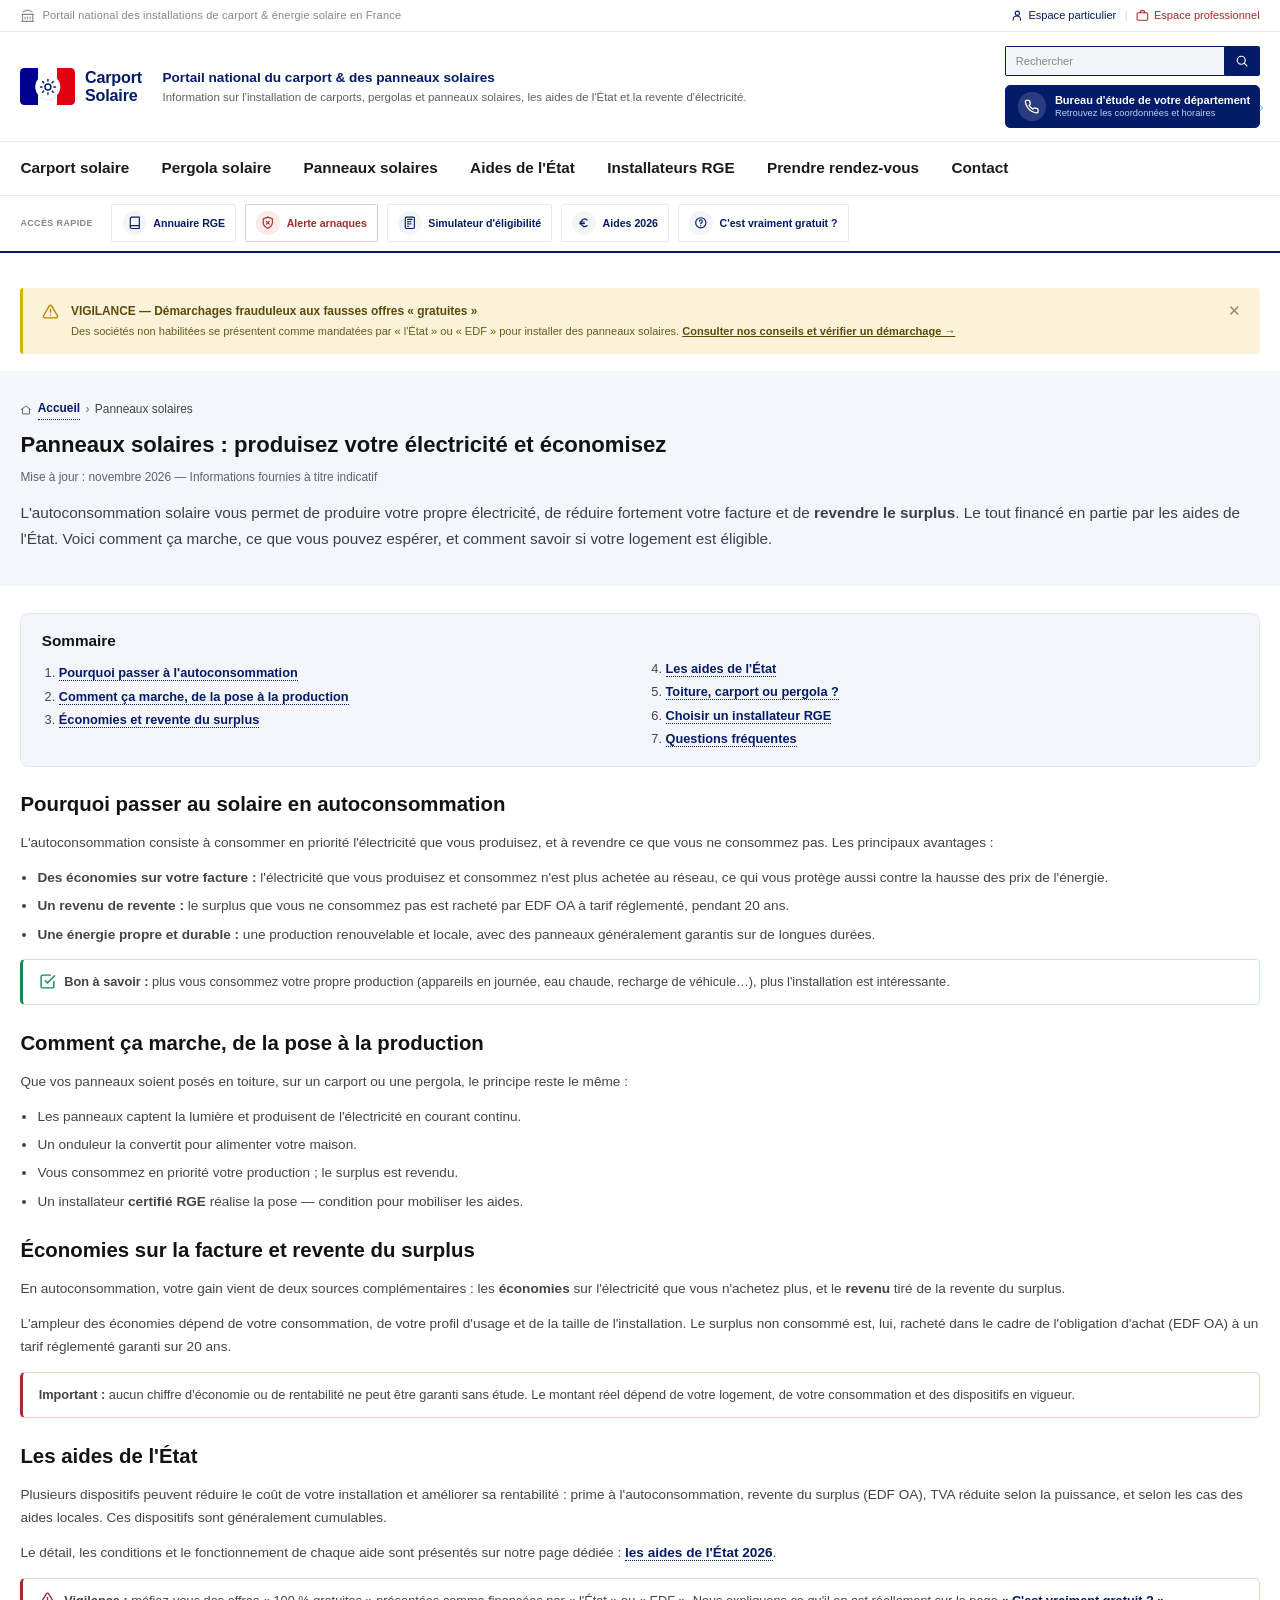
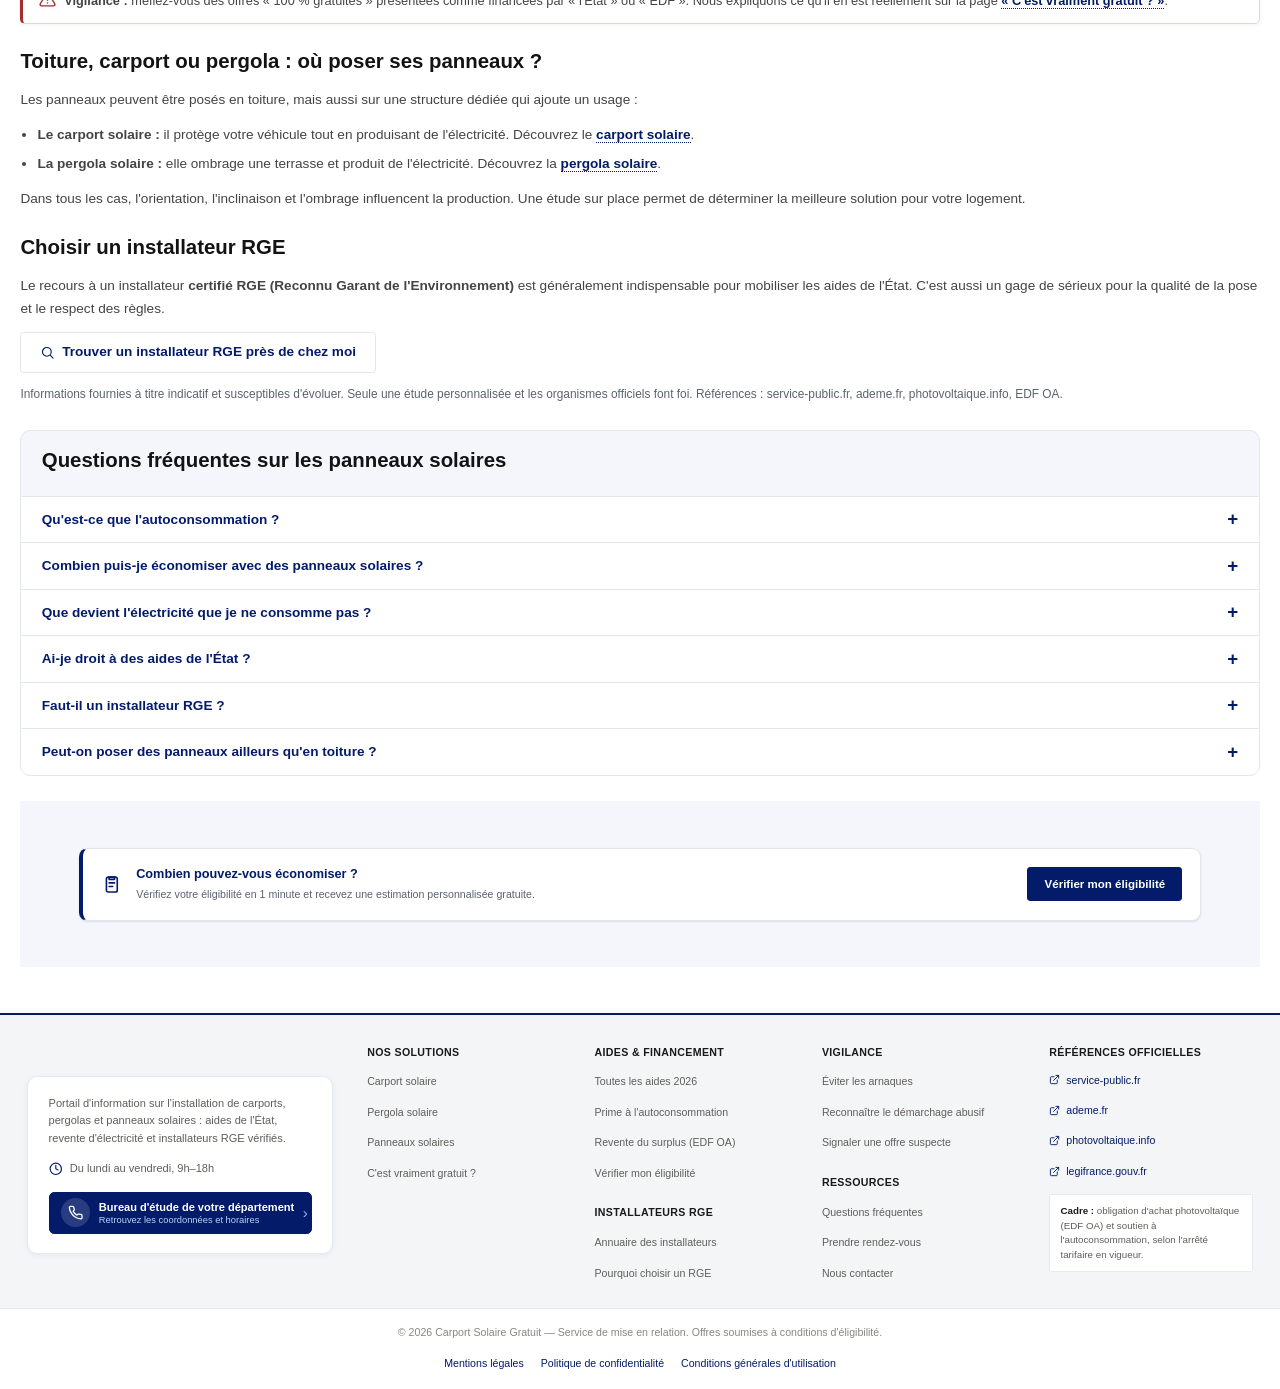
<file: panneaux-solaires.html>
<!DOCTYPE html>
<html lang="fr">
<head>
  <meta charset="UTF-8" />
  <meta name="viewport" content="width=device-width, initial-scale=1.0" />
  <title>Panneaux solaires en autoconsommation : aides et prix 2026 | France</title>
  <meta name="description" content="Installez des panneaux solaires en autoconsommation : jusqu'à 70 % d'économies, revente du surplus et aides de l'État. Vérifiez votre éligibilité gratuitement en 1 minute." />
  <meta name="robots" content="index, follow" />
  <link rel="canonical" href="https://carport-solaire-gratuit.fr/panneaux-solaires.html" />
  <meta property="og:title" content="Panneaux solaires en autoconsommation : aides et prix 2026 | France" />
  <meta property="og:description" content="Installez des panneaux solaires en autoconsommation : jusqu'à 70 % d'économies, revente du surplus et aides de l'État. Vérifiez votre éligibilité gratuitement en 1 minute." />
  <meta property="og:type" content="website" />
  <meta property="og:locale" content="fr_FR" />
  <meta property="og:url" content="https://carport-solaire-gratuit.fr/panneaux-solaires.html" />
  <link rel="icon" href="/favicon.ico" sizes="32x32" />
  <link rel="icon" href="/favicon.svg" type="image/svg+xml" />
  <link rel="apple-touch-icon" href="/apple-touch-icon.png" />
  <link rel="manifest" href="/site.webmanifest" />
  <meta name="theme-color" content="#031B69" />
  <link rel="stylesheet" href="styles.css" />
  <!-- Capture de la provenance du visiteur (1re page, persistée pour le formulaire) -->
  <script>(function(){try{if(sessionStorage.getItem("csg_src"))return;var p=new URLSearchParams(location.search),ref=document.referrer||"",src="Direct / inconnu",u=p.get("utm_source");if(u){src=u;}else if(ref){try{var h=new URL(ref).hostname.replace(/^www\./,"");if(h.indexOf("carport-solaire-gratuit.fr")>-1)src="Direct / inconnu";else if(h.indexOf("google")>-1)src="Google";else if(h.indexOf("bing")>-1)src="Bing";else if(h.indexOf("yahoo")>-1)src="Yahoo";else if(h.indexOf("duckduckgo")>-1)src="DuckDuckGo";else if(h.indexOf("qwant")>-1)src="Qwant";else if(h.indexOf("ecosia")>-1)src="Ecosia";else if(h.indexOf("facebook")>-1||h.indexOf("instagram")>-1||h.indexOf("t.co")>-1||h.indexOf("linkedin")>-1)src="Réseaux sociaux";else src=h;}catch(e){}}sessionStorage.setItem("csg_src",JSON.stringify({source:src,referent:ref||"(aucun)",arrivee:location.pathname+location.search,utm:[p.get("utm_source"),p.get("utm_medium"),p.get("utm_campaign")].filter(Boolean).join(" / ")}));}catch(e){}})();</script>
</head>
<body>
<input type="checkbox" id="nav-toggle" class="nav-toggle-cb" aria-hidden="true">
<svg xmlns="http://www.w3.org/2000/svg" style="position:absolute;width:0;height:0;overflow:hidden" aria-hidden="true"><symbol id="i-x" viewBox="0 0 24 24"><path d="M6 6l12 12M18 6L6 18"/></symbol><symbol id="i-sun" viewBox="0 0 24 24"><circle cx="12" cy="12" r="4"/><path d="M12 2v2M12 20v2M4.9 4.9l1.4 1.4M17.7 17.7l1.4 1.4M2 12h2M20 12h2M4.9 19.1l1.4-1.4M17.7 6.3l1.4-1.4"/></symbol><symbol id="i-check" viewBox="0 0 24 24"><path d="M20 6L9 17l-5-5"/></symbol><symbol id="i-check-circle" viewBox="0 0 24 24"><circle cx="12" cy="12" r="9"/><path d="M8.3 12.4l2.5 2.5 5-5"/></symbol><symbol id="i-euro" viewBox="0 0 24 24"><path d="M18 7.2A6.5 6.5 0 1 0 18 16.8"/><path d="M5 10.5h8M5 13.5h8"/></symbol><symbol id="i-car" viewBox="0 0 24 24"><path d="M3 13l2-5.2A2 2 0 0 1 6.9 6.5h10.2A2 2 0 0 1 19 7.8L21 13"/><path d="M3 13h18v4.5H3z"/><circle cx="7.5" cy="17.5" r="1.6"/><circle cx="16.5" cy="17.5" r="1.6"/></symbol><symbol id="i-chart" viewBox="0 0 24 24"><path d="M3 17l6-6 4 4 7-7"/><path d="M17 8h4v4"/></symbol><symbol id="i-clipboard" viewBox="0 0 24 24"><rect x="6" y="4.5" width="12" height="16.5" rx="2"/><path d="M9 4.5h6v2.5H9z"/><path d="M9 11h6M9 15h4"/></symbol><symbol id="i-pergola" viewBox="0 0 24 24"><path d="M3 9l9-5 9 5"/><path d="M5 9v11M19 9v11M3.5 20h17"/><path d="M5 9h14"/></symbol><symbol id="i-panel" viewBox="0 0 24 24"><rect x="3" y="4" width="18" height="12" rx="1"/><path d="M3 8h18M3 12h18M9 4v12M15 4v12M12 16v4M8.5 20h7"/></symbol><symbol id="i-pin" viewBox="0 0 24 24"><path d="M12 21s7-6.3 7-11a7 7 0 1 0-14 0c0 4.7 7 11 7 11z"/><circle cx="12" cy="10" r="2.5"/></symbol><symbol id="i-phone" viewBox="0 0 24 24"><path d="M5 4h3l1.8 4.6-2 1.4a11 11 0 0 0 5.2 5.2l1.4-2L19 19v3a1 1 0 0 1-1 1A16 16 0 0 1 4 7a1 1 0 0 1 1-1z"/></symbol><symbol id="i-link" viewBox="0 0 24 24"><path d="M14 4h6v6"/><path d="M20 4l-9 9"/><path d="M18 14v5a1 1 0 0 1-1 1H5a1 1 0 0 1-1-1V7a1 1 0 0 1 1-1h5"/></symbol><symbol id="i-shield" viewBox="0 0 24 24"><path d="M12 3l7 3v6c0 4.5-3 7.6-7 9-4-1.4-7-4.5-7-9V6z"/></symbol><symbol id="i-help" viewBox="0 0 24 24"><circle cx="12" cy="12" r="9"/><path d="M9.5 9.3a2.6 2.6 0 1 1 3.6 2.4c-.9.4-1.1 1-1.1 1.8"/><path d="M12 17h.01"/></symbol><symbol id="i-search" viewBox="0 0 24 24"><circle cx="11" cy="11" r="7"/><path d="M21 21l-4.3-4.3"/></symbol><symbol id="i-calendar" viewBox="0 0 24 24"><rect x="4" y="5" width="16" height="16" rx="2"/><path d="M4 9.5h16M8 3v4M16 3v4"/></symbol><symbol id="i-lock" viewBox="0 0 24 24"><rect x="5" y="11" width="14" height="9" rx="2"/><path d="M8 11V8a4 4 0 0 1 8 0v3"/></symbol><symbol id="i-star" viewBox="0 0 24 24"><path d="M12 3l2.9 5.9 6.5.9-4.7 4.6 1.1 6.5L12 18.8 6.2 21.9l1.1-6.5L2.6 10.7l6.5-.9z"/></symbol><symbol id="i-home" viewBox="0 0 24 24"><path d="M3 11l9-7 9 7"/><path d="M5 10v10h14V10"/></symbol><symbol id="i-alert" viewBox="0 0 24 24"><path d="M12 3.5l9 16.5H3z"/><path d="M12 10v4.2"/><path d="M12 17.3h.01"/></symbol></svg>
  <!-- EN-TÊTE PORTAIL -->
  <div class="pf-desktop">
    <div class="pf-gouvbar-wrap"><div class="pf-gouvbar">
      <span class="pf-gouvbar-left">
        <svg class="pf-gouvbar-icon" viewBox="0 0 24 24" width="18" height="18" fill="none" stroke="currentColor" stroke-width="1.7" stroke-linecap="round" stroke-linejoin="round" aria-hidden="true"><path d="M3 21h18"/><path d="M3 10h18"/><path d="M5 6l7-3 7 3"/><path d="M4 10v11"/><path d="M20 10v11"/><path d="M8 14v3"/><path d="M12 14v3"/><path d="M16 14v3"/></svg>
        <span class="pf-gouvbar-text-left">Portail national des installations de carport &amp; énergie solaire en France</span>
      </span>
      <span class="pf-gouvbar-links">
        <a href="espace.html#particulier" class="pf-util-link"><svg viewBox="0 0 24 24" width="15" height="15" fill="none" stroke="currentColor" stroke-width="2" stroke-linecap="round" stroke-linejoin="round" aria-hidden="true"><circle cx="12" cy="8" r="4"/><path d="M4 21v-1a7 7 0 0 1 14 0v1"/></svg>Espace particulier</a>
        <span class="pf-gouvbar-divider">|</span>
        <a href="espace.html#professionnel" class="pf-util-link pf-util-link-pro"><svg viewBox="0 0 24 24" width="15" height="15" fill="none" stroke="currentColor" stroke-width="2" stroke-linecap="round" stroke-linejoin="round" aria-hidden="true"><rect x="2" y="7" width="20" height="14" rx="2"/><path d="M8 7V5a2 2 0 0 1 2-2h4a2 2 0 0 1 2 2v2"/></svg>Espace professionnel</a>
      </span>
    </div></div>

    <div class="pf-id-wrap"><div class="pf-id">
      <a href="index.html" class="pf-logo-link">
        <span class="pf-logo-mark"><svg viewBox="0 0 24 24" fill="none" stroke="currentColor" stroke-width="2" stroke-linecap="round" stroke-linejoin="round" aria-hidden="true"><circle cx="12" cy="12" r="4"/><path d="M12 2v2M12 20v2M4.9 4.9l1.4 1.4M17.7 17.7l1.4 1.4M2 12h2M20 12h2M4.9 19.1l1.4-1.4M17.7 6.3l1.4-1.4"/></svg></span>
        <span class="pf-logo-wm"><span class="pf-logo-wm-1">Carport</span><span class="pf-logo-wm-1">Solaire</span></span>
      </a>
      <div class="pf-id-text">
        <span class="pf-id-title">Portail national du carport &amp; des panneaux solaires</span>
        <span class="pf-id-sub">Information sur l'installation de carports, pergolas et panneaux solaires, les aides de l'État et la revente d'électricité.</span>
      </div>
      <div class="pf-id-utils">
        <form class="pf-search" role="search" onsubmit="return pfSearch(this)">
          <input type="search" name="q" placeholder="Rechercher" aria-label="Rechercher sur le site">
          <button type="submit" aria-label="Rechercher"><svg viewBox="0 0 24 24" width="16" height="16" fill="none" stroke="currentColor" stroke-width="2" stroke-linecap="round" stroke-linejoin="round" aria-hidden="true"><circle cx="11" cy="11" r="7"/><path d="M21 21l-4.3-4.3"/></svg></button>
        </form>
        <a class="contact-cta" href="contact.html"><span class="cc-ico"><svg viewBox="0 0 24 24" fill="none" stroke="currentColor" stroke-width="2" stroke-linecap="round" stroke-linejoin="round" aria-hidden="true"><path d="M22 16.92v3a2 2 0 0 1-2.18 2 19.8 19.8 0 0 1-8.63-3.07 19.5 19.5 0 0 1-6-6 19.8 19.8 0 0 1-3.07-8.67A2 2 0 0 1 4.11 2h3a2 2 0 0 1 2 1.72c.13.96.36 1.9.7 2.81a2 2 0 0 1-.45 2.11L8.09 9.91a16 16 0 0 0 6 6l1.27-1.27a2 2 0 0 1 2.11-.45c.9.34 1.85.57 2.81.7A2 2 0 0 1 22 16.92z"/></svg></span><span class="cc-txt"><span class="cc-title">Bureau d'étude de votre département</span><span class="cc-sub">Retrouvez les coordonnées et horaires</span></span><span class="cc-chev">›</span></a>
      </div>
    </div></div>

    <div class="pf-mainbar-wrap"><div class="pf-mainbar">
      <nav class="pf-nav" aria-label="Navigation principale"><ul class="pf-menu">
        <li class="pf-has-sub">
          <a href="index.html" class="pf-parent" role="button" aria-haspopup="true">Carport solaire</a>
          <ul class="pf-sub">
            <li><a href="index.html">Pourquoi un carport solaire</a></li>
            <li><a href="carport-solaire-gratuit-verite.html">C'est vraiment gratuit ?</a></li>
            <li><a href="index.html#simulateur">Vérifier mon éligibilité</a></li>
            <li><a href="index.html#faq">Questions fréquentes</a></li>
          </ul>
        </li>
        <li><a href="pergola-solaire.html">Pergola solaire</a></li>
        <li><a href="panneaux-solaires.html">Panneaux solaires</a></li>
        <li><a href="aides.html">Aides de l'État</a></li>
        <li><a href="annuaire-rge.html">Installateurs RGE</a></li>
        <li><a href="rendez-vous.html">Prendre rendez-vous</a></li>
        <li><a href="contact.html">Contact</a></li>
      </ul></nav>
    </div></div>

    <div class="pf-actions-wrap"><div class="pf-actions">
      <div class="pf-quick">
        <span class="pf-quick-label">Accès rapide</span>
        <a class="pf-card" href="annuaire-rge.html"><span class="pf-card-ico pf-card-ico-blue"><svg viewBox="0 0 24 24" width="16" height="16" fill="none" stroke="currentColor" stroke-width="2" stroke-linecap="round" stroke-linejoin="round" aria-hidden="true"><path d="M4 19.5A2.5 2.5 0 0 1 6.5 17H20"/><path d="M6.5 2H20v20H6.5A2.5 2.5 0 0 1 4 19.5v-15A2.5 2.5 0 0 1 6.5 2z"/></svg></span><span class="pf-card-title pf-blue">Annuaire RGE</span></a>
        <a class="pf-card pf-card-alert" href="demarchage.html"><span class="pf-card-ico pf-card-ico-red"><svg viewBox="0 0 24 24" width="16" height="16" fill="none" stroke="currentColor" stroke-width="2" stroke-linecap="round" stroke-linejoin="round" aria-hidden="true"><path d="M12 22s8-4 8-10V5l-8-3-8 3v7c0 6 8 10 8 10z"/><path d="M9.5 9.5l5 5"/><path d="M14.5 9.5l-5 5"/></svg></span><span class="pf-card-title pf-red">Alerte arnaques</span></a>
        <a class="pf-card" href="index.html#simulateur"><span class="pf-card-ico pf-card-ico-blue"><svg viewBox="0 0 24 24" width="16" height="16" fill="none" stroke="currentColor" stroke-width="2" stroke-linecap="round" stroke-linejoin="round" aria-hidden="true"><rect x="4" y="2" width="16" height="20" rx="2"/><line x1="8" y1="6" x2="16" y2="6"/><line x1="8" y1="10" x2="10" y2="10"/><line x1="12" y1="10" x2="14" y2="10"/><line x1="8" y1="14" x2="10" y2="14"/><line x1="12" y1="14" x2="14" y2="14"/><line x1="8" y1="18" x2="10" y2="18"/></svg></span><span class="pf-card-title pf-blue">Simulateur d'éligibilité</span></a>
        <a class="pf-card" href="aides.html"><span class="pf-card-ico pf-card-ico-blue"><svg viewBox="0 0 24 24" width="16" height="16" fill="none" stroke="currentColor" stroke-width="2" stroke-linecap="round" stroke-linejoin="round" aria-hidden="true"><path d="M18 7.2A6.5 6.5 0 1 0 18 16.8"/><path d="M5 10.5h8M5 13.5h8"/></svg></span><span class="pf-card-title pf-blue">Aides 2026</span></a>
        <a class="pf-card" href="carport-solaire-gratuit-verite.html"><span class="pf-card-ico pf-card-ico-blue"><svg viewBox="0 0 24 24" width="16" height="16" fill="none" stroke="currentColor" stroke-width="2" stroke-linecap="round" stroke-linejoin="round" aria-hidden="true"><circle cx="12" cy="12" r="9"/><path d="M9.5 9.3a2.6 2.6 0 1 1 3.6 2.4c-.9.4-1.1 1-1.1 1.8"/><path d="M12 17h.01"/></svg></span><span class="pf-card-title pf-blue">C'est vraiment gratuit ?</span></a>
      </div>
    </div></div>
  </div>

  <!-- EN-TÊTE MOBILE -->
  <div class="pfm-wrap">
    <div class="pfm-bar">
      <a href="index.html" class="pfm-id-link">
        <span class="pfm-logo-mark"><svg viewBox="0 0 24 24" fill="none" stroke="currentColor" stroke-width="2" stroke-linecap="round" stroke-linejoin="round" aria-hidden="true"><circle cx="12" cy="12" r="4"/><path d="M12 2v2M12 20v2M4.9 4.9l1.4 1.4M17.7 17.7l1.4 1.4M2 12h2M20 12h2M4.9 19.1l1.4-1.4M17.7 6.3l1.4-1.4"/></svg></span>
        <span class="pfm-id-txt"><span class="pfm-id-title">Carport Solaire</span></span>
      </a>
      <button class="pfm-burger" id="pfmBurger" aria-label="Ouvrir le menu" aria-expanded="false"><span></span><span></span><span></span></button>
    </div>
    <div class="pfm-panel" id="pfmPanel">
      <form class="pfm-search" role="search" onsubmit="return pfSearch(this)">
        <input type="search" name="q" placeholder="Rechercher sur le site" aria-label="Rechercher sur le site">
        <button type="submit" aria-label="Rechercher"><svg viewBox="0 0 24 24" width="18" height="18" fill="none" stroke="currentColor" stroke-width="2" stroke-linecap="round" stroke-linejoin="round" aria-hidden="true"><circle cx="11" cy="11" r="7"/><path d="M21 21l-4.3-4.3"/></svg></button>
      </form>
      <div class="pfm-quick">
        <a class="pfm-quick-card" href="annuaire-rge.html"><span class="pfm-quick-ico pfm-quick-ico-blue"><svg viewBox="0 0 24 24" width="16" height="16" fill="none" stroke="currentColor" stroke-width="2" stroke-linecap="round" stroke-linejoin="round" aria-hidden="true"><path d="M4 19.5A2.5 2.5 0 0 1 6.5 17H20"/><path d="M6.5 2H20v20H6.5A2.5 2.5 0 0 1 4 19.5v-15A2.5 2.5 0 0 1 6.5 2z"/></svg></span>Annuaire RGE</a>
        <a class="pfm-quick-card pfm-quick-card-alert" href="demarchage.html"><span class="pfm-quick-ico pfm-quick-ico-red"><svg viewBox="0 0 24 24" width="16" height="16" fill="none" stroke="currentColor" stroke-width="2" stroke-linecap="round" stroke-linejoin="round" aria-hidden="true"><path d="M12 22s8-4 8-10V5l-8-3-8 3v7c0 6 8 10 8 10z"/><path d="M9.5 9.5l5 5"/><path d="M14.5 9.5l-5 5"/></svg></span>Alerte arnaques</a>
        <a class="pfm-quick-card" href="index.html#simulateur"><span class="pfm-quick-ico pfm-quick-ico-blue"><svg viewBox="0 0 24 24" width="16" height="16" fill="none" stroke="currentColor" stroke-width="2" stroke-linecap="round" stroke-linejoin="round" aria-hidden="true"><rect x="4" y="2" width="16" height="20" rx="2"/><line x1="8" y1="6" x2="16" y2="6"/><line x1="8" y1="10" x2="10" y2="10"/><line x1="8" y1="14" x2="10" y2="14"/><line x1="8" y1="18" x2="10" y2="18"/></svg></span>Simulateur</a>
        <a class="pfm-quick-card" href="aides.html"><span class="pfm-quick-ico pfm-quick-ico-blue"><svg viewBox="0 0 24 24" width="16" height="16" fill="none" stroke="currentColor" stroke-width="2" stroke-linecap="round" stroke-linejoin="round" aria-hidden="true"><path d="M18 7.2A6.5 6.5 0 1 0 18 16.8"/><path d="M5 10.5h8M5 13.5h8"/></svg></span>Aides 2026</a>
      </div>
      <nav class="pfm-nav">
        <div class="pfm-acc">
          <button class="pfm-acc-head" type="button">Carport solaire <span class="pfm-chev">▾</span></button>
          <div class="pfm-acc-body">
            <a href="index.html">Pourquoi un carport solaire</a>
            <a href="carport-solaire-gratuit-verite.html">C'est vraiment gratuit ?</a>
            <a href="index.html#simulateur">Vérifier mon éligibilité</a>
            <a href="index.html#faq">Questions fréquentes</a>
          </div>
        </div>
        <div class="pfm-acc"><a class="pfm-acc-head pfm-acc-link" href="pergola-solaire.html">Pergola solaire</a></div>
        <div class="pfm-acc"><a class="pfm-acc-head pfm-acc-link" href="panneaux-solaires.html">Panneaux solaires</a></div>
        <div class="pfm-acc"><a class="pfm-acc-head pfm-acc-link" href="aides.html">Aides de l'État</a></div>
        <div class="pfm-acc"><a class="pfm-acc-head pfm-acc-link" href="annuaire-rge.html">Installateurs RGE</a></div>
        <div class="pfm-acc"><a class="pfm-acc-head pfm-acc-link" href="rendez-vous.html">Prendre rendez-vous</a></div>
        <div class="pfm-acc"><a class="pfm-acc-head pfm-acc-link" href="contact.html">Contact</a></div>
      </nav>
      <div class="pfm-links">
        <a href="espace.html#particulier" class="pfm-util-link"><svg viewBox="0 0 24 24" width="16" height="16" fill="none" stroke="currentColor" stroke-width="2" stroke-linecap="round" stroke-linejoin="round" aria-hidden="true"><circle cx="12" cy="8" r="4"/><path d="M4 21v-1a7 7 0 0 1 14 0v1"/></svg>Espace particulier</a>
        <a href="espace.html#professionnel" class="pfm-util-link pfm-util-link-pro"><svg viewBox="0 0 24 24" width="16" height="16" fill="none" stroke="currentColor" stroke-width="2" stroke-linecap="round" stroke-linejoin="round" aria-hidden="true"><rect x="2" y="7" width="20" height="14" rx="2"/><path d="M8 7V5a2 2 0 0 1 2-2h4a2 2 0 0 1 2 2v2"/></svg>Espace professionnel</a>
      </div>
      <a class="pfm-cta" href="contact.html"><span class="pfm-cta-ico"><svg viewBox="0 0 24 24" fill="none" stroke="currentColor" stroke-width="2" stroke-linecap="round" stroke-linejoin="round" aria-hidden="true"><path d="M22 16.92v3a2 2 0 0 1-2.18 2 19.8 19.8 0 0 1-8.63-3.07 19.5 19.5 0 0 1-6-6 19.8 19.8 0 0 1-3.07-8.67A2 2 0 0 1 4.11 2h3a2 2 0 0 1 2 1.72c.13.96.36 1.9.7 2.81a2 2 0 0 1-.45 2.11L8.09 9.91a16 16 0 0 0 6 6l1.27-1.27a2 2 0 0 1 2.11-.45c.9.34 1.85.57 2.81.7A2 2 0 0 1 22 16.92z"/></svg></span><span class="pfm-cta-txt"><span class="pfm-cta-title">Bureau d'étude de votre département</span><span class="pfm-cta-sub">Retrouvez les coordonnées et horaires</span></span></a>
    </div>
  </div>

  <script>
  (function(){
    var b=document.getElementById("pfmBurger"), p=document.getElementById("pfmPanel");
    if(b&&p){b.addEventListener("click",function(){var o=p.classList.toggle("is-open");b.classList.toggle("is-open",o);b.setAttribute("aria-expanded",o?"true":"false");b.setAttribute("aria-label",o?"Fermer le menu":"Ouvrir le menu");});}
    document.querySelectorAll(".pfm-acc-head").forEach(function(h){if(h.tagName==="BUTTON"){h.addEventListener("click",function(){h.parentElement.classList.toggle("is-open");});}});
    document.querySelectorAll(".pf-parent").forEach(function(l){l.addEventListener("click",function(e){e.preventDefault();});});
  })();
  function pfSearch(f){var q=((f.q&&f.q.value)||"").trim();if(q){window.location.href="https://www.google.com/search?q="+encodeURIComponent("site:carport-solaire-gratuit.fr "+q);}return false;}
  </script>

  <div class="pf-alerte-bar"><div class="pf-alerte-wrap">
    <div class="pf-alerte" id="pf-alerte-demarchage">
      <span class="pf-alerte-icone"><svg viewBox="0 0 24 24" fill="none" stroke="currentColor" stroke-width="2" stroke-linecap="round" stroke-linejoin="round" aria-hidden="true"><path d="m21.73 18-8-14a2 2 0 0 0-3.48 0l-8 14A2 2 0 0 0 4 21h16a2 2 0 0 0 1.73-3Z"/><line x1="12" y1="9" x2="12" y2="13"/><line x1="12" y1="17" x2="12.01" y2="17"/></svg></span>
      <div class="pf-alerte-texte">
        <div class="pf-alerte-titre">VIGILANCE — Démarchages frauduleux aux fausses offres « gratuites »</div>
        <div class="pf-alerte-sous">Des sociétés non habilitées se présentent comme mandatées par « l'État » ou « EDF » pour installer des panneaux solaires. <a href="demarchage.html">Consulter nos conseils et vérifier un démarchage →</a></div>
      </div>
      <span class="pf-alerte-close" onclick="document.getElementById('pf-alerte-demarchage').style.display='none'">✕</span>
    </div>
  </div></div>
  <!-- EN-TÊTE ARTICLE -->
  <section class="art-hero">
    <div class="art-wrap">
      <nav class="art-breadcrumb" aria-label="Fil d'Ariane">
        <svg class="bc-ico" viewBox="0 0 24 24" fill="none" stroke="currentColor" stroke-width="2" stroke-linecap="round" stroke-linejoin="round" aria-hidden="true"><path d="M3 11l9-7 9 7"/><path d="M5 10v10h14V10"/></svg>
        <a href="index.html">Accueil</a><span class="bc-sep">›</span><span>Panneaux solaires</span>
      </nav>
      <h1 class="art-h1">Panneaux solaires&nbsp;: produisez votre électricité et économisez</h1>
      <p class="art-maj">Mise à jour : novembre 2026 — Informations fournies à titre indicatif</p>
      <div class="art-lead">
        <p>L'autoconsommation solaire vous permet de produire votre propre électricité, de réduire fortement votre facture et de <strong>revendre le surplus</strong>. Le tout financé en partie par les aides de l'État. Voici comment ça marche, ce que vous pouvez espérer, et comment savoir si votre logement est éligible.</p>
      </div>
    </div>
  </section>

  <!-- CORPS DE L'ARTICLE -->
  <div class="art">
    <section class="art-toc" aria-label="Sommaire">
      <h2 id="sommaire">Sommaire</h2>
      <ol>
        <li><a href="#benefices">Pourquoi passer à l'autoconsommation</a></li>
        <li><a href="#fonctionnement">Comment ça marche, de la pose à la production</a></li>
        <li><a href="#economies">Économies et revente du surplus</a></li>
        <li><a href="#aides">Les aides de l'État</a></li>
        <li><a href="#installation">Toiture, carport ou pergola&nbsp;?</a></li>
        <li><a href="#rge">Choisir un installateur RGE</a></li>
        <li><a href="#faq-panneaux">Questions fréquentes</a></li>
      </ol>
    </section>

    <section>
      <h2 id="benefices">Pourquoi passer au solaire en autoconsommation</h2>
      <p>L'autoconsommation consiste à consommer en priorité l'électricité que vous produisez, et à revendre ce que vous ne consommez pas. Les principaux avantages&nbsp;:</p>
      <ul>
        <li><strong>Des économies sur votre facture&nbsp;:</strong> l'électricité que vous produisez et consommez n'est plus achetée au réseau, ce qui vous protège aussi contre la hausse des prix de l'énergie.</li>
        <li><strong>Un revenu de revente&nbsp;:</strong> le surplus que vous ne consommez pas est racheté par EDF&nbsp;OA à tarif réglementé, pendant 20&nbsp;ans.</li>
        <li><strong>Une énergie propre et durable&nbsp;:</strong> une production renouvelable et locale, avec des panneaux généralement garantis sur de longues durées.</li>
      </ul>
      <div class="art-box art-box--good">
        <span class="bx-ico" aria-hidden="true"><svg viewBox="0 0 24 24" fill="none" stroke="currentColor" stroke-width="2" stroke-linecap="round" stroke-linejoin="round"><path d="M9 11l3 3L22 4"/><path d="M21 12v7a2 2 0 0 1-2 2H5a2 2 0 0 1-2-2V5a2 2 0 0 1 2-2h11"/></svg></span>
        <div><strong>Bon à savoir&nbsp;:</strong> plus vous consommez votre propre production (appareils en journée, eau chaude, recharge de véhicule…), plus l'installation est intéressante.</div>
      </div>
    </section>

    <section>
      <h2 id="fonctionnement">Comment ça marche, de la pose à la production</h2>
      <p>Que vos panneaux soient posés en toiture, sur un carport ou une pergola, le principe reste le même&nbsp;:</p>
      <ul>
        <li>Les panneaux captent la lumière et produisent de l'électricité en courant continu.</li>
        <li>Un onduleur la convertit pour alimenter votre maison.</li>
        <li>Vous consommez en priorité votre production&nbsp;; le surplus est revendu.</li>
        <li>Un installateur <strong>certifié RGE</strong> réalise la pose — condition pour mobiliser les aides.</li>
      </ul>
    </section>

    <section>
      <h2 id="economies">Économies sur la facture et revente du surplus</h2>
      <p>En autoconsommation, votre gain vient de deux sources complémentaires&nbsp;: les <strong>économies</strong> sur l'électricité que vous n'achetez plus, et le <strong>revenu</strong> tiré de la revente du surplus.</p>
      <p>L'ampleur des économies dépend de votre consommation, de votre profil d'usage et de la taille de l'installation. Le surplus non consommé est, lui, racheté dans le cadre de l'obligation d'achat (EDF&nbsp;OA) à un tarif réglementé garanti sur 20&nbsp;ans.</p>
      <div class="art-box art-box--important">
        <strong>Important&nbsp;:</strong> aucun chiffre d'économie ou de rentabilité ne peut être garanti sans étude. Le montant réel dépend de votre logement, de votre consommation et des dispositifs en vigueur.
      </div>
    </section>

    <section>
      <h2 id="aides">Les aides de l'État</h2>
      <p>Plusieurs dispositifs peuvent réduire le coût de votre installation et améliorer sa rentabilité&nbsp;: prime à l'autoconsommation, revente du surplus (EDF&nbsp;OA), TVA réduite selon la puissance, et selon les cas des aides locales. Ces dispositifs sont généralement cumulables.</p>
      <p>Le détail, les conditions et le fonctionnement de chaque aide sont présentés sur notre page dédiée&nbsp;: <a href="aides.html">les aides de l'État&nbsp;2026</a>.</p>
      <div class="art-box art-box--warning">
        <span class="bx-ico" aria-hidden="true"><svg viewBox="0 0 24 24" fill="none" stroke="currentColor" stroke-width="2" stroke-linecap="round" stroke-linejoin="round"><path d="M10.3 3.9 1.8 18a2 2 0 0 0 1.7 3h17a2 2 0 0 0 1.7-3L13.7 3.9a2 2 0 0 0-3.4 0Z"/><path d="M12 9v4"/><path d="M12 17h.01"/></svg></span>
        <div><strong>Vigilance&nbsp;:</strong> méfiez-vous des offres «&nbsp;100&nbsp;% gratuites&nbsp;» présentées comme financées par «&nbsp;l'État&nbsp;» ou «&nbsp;EDF&nbsp;». Nous expliquons ce qu'il en est réellement sur la page <a href="carport-solaire-gratuit-verite.html">«&nbsp;C'est vraiment gratuit ?&nbsp;»</a>.</div>
      </div>
    </section>

    <section>
      <h2 id="installation">Toiture, carport ou pergola&nbsp;: où poser ses panneaux&nbsp;?</h2>
      <p>Les panneaux peuvent être posés en toiture, mais aussi sur une structure dédiée qui ajoute un usage&nbsp;:</p>
      <ul>
        <li><strong>Le carport solaire&nbsp;:</strong> il protège votre véhicule tout en produisant de l'électricité. Découvrez le <a href="index.html">carport solaire</a>.</li>
        <li><strong>La pergola solaire&nbsp;:</strong> elle ombrage une terrasse et produit de l'électricité. Découvrez la <a href="pergola-solaire.html">pergola solaire</a>.</li>
      </ul>
      <p>Dans tous les cas, l'orientation, l'inclinaison et l'ombrage influencent la production. Une étude sur place permet de déterminer la meilleure solution pour votre logement.</p>
    </section>

    <section>
      <h2 id="rge">Choisir un installateur RGE</h2>
      <p>Le recours à un installateur <strong>certifié RGE (Reconnu Garant de l'Environnement)</strong> est généralement indispensable pour mobiliser les aides de l'État. C'est aussi un gage de sérieux pour la qualité de la pose et le respect des règles.</p>
      <p><a href="annuaire-rge.html" class="btn btn-ghost"><svg class="icon" aria-hidden="true"><use href="#i-search"></use></svg> Trouver un installateur RGE près de chez moi</a></p>
      <p style="font-size:14px;color:var(--muted)">Informations fournies à titre indicatif et susceptibles d'évoluer. Seule une étude personnalisée et les organismes officiels font foi. Références&nbsp;: service-public.fr, ademe.fr, photovoltaique.info, EDF&nbsp;OA.</p>
    </section>

    <section class="art-faq" id="faq-panneaux" aria-label="Questions fréquentes sur les panneaux solaires">
      <h2 class="art-faq-title">Questions fréquentes sur les panneaux solaires</h2>
      <details class="art-faq-item">
        <summary>Qu'est-ce que l'autoconsommation&nbsp;?</summary>
        <div class="art-faq-ans">C'est le fait de consommer en priorité l'électricité que vos panneaux produisent, plutôt que de l'acheter au réseau. Le surplus que vous ne consommez pas peut être revendu. Plus votre part d'autoconsommation est élevée, plus l'installation est intéressante.</div>
      </details>
      <details class="art-faq-item">
        <summary>Combien puis-je économiser avec des panneaux solaires&nbsp;?</summary>
        <div class="art-faq-ans">Cela dépend de votre consommation, de votre profil d'usage, de la taille de l'installation et de votre logement. Aucun montant ne peut être garanti sans étude. Une <a href="index.html#simulateur">vérification d'éligibilité gratuite</a> permet d'obtenir une estimation personnalisée.</div>
      </details>
      <details class="art-faq-item">
        <summary>Que devient l'électricité que je ne consomme pas&nbsp;?</summary>
        <div class="art-faq-ans">Le surplus non consommé est racheté par EDF&nbsp;OA (ou un autre acheteur agréé) dans le cadre de l'obligation d'achat, à un tarif réglementé garanti pendant 20&nbsp;ans. C'est un revenu complémentaire stable.</div>
      </details>
      <details class="art-faq-item">
        <summary>Ai-je droit à des aides de l'État&nbsp;?</summary>
        <div class="art-faq-ans">Plusieurs dispositifs existent&nbsp;: prime à l'autoconsommation, revente du surplus, TVA réduite selon la puissance et parfois des aides locales. Ils sont généralement cumulables. Le détail figure sur notre page <a href="aides.html">aides de l'État&nbsp;2026</a>.</div>
      </details>
      <details class="art-faq-item">
        <summary>Faut-il un installateur RGE&nbsp;?</summary>
        <div class="art-faq-ans">Oui, le recours à un installateur <strong>RGE (Reconnu Garant de l'Environnement)</strong> est généralement requis pour bénéficier des aides. Vous en trouverez près de chez vous dans notre <a href="annuaire-rge.html">annuaire des installateurs RGE</a>.</div>
      </details>
      <details class="art-faq-item">
        <summary>Peut-on poser des panneaux ailleurs qu'en toiture&nbsp;?</summary>
        <div class="art-faq-ans">Oui. Au-delà de la toiture, les panneaux peuvent équiper un <a href="index.html">carport solaire</a> qui protège votre véhicule, ou une <a href="pergola-solaire.html">pergola solaire</a> qui ombrage une terrasse, tout en produisant de l'électricité.</div>
      </details>
    </section>

    <section class="section section-alt"><div class="container">
      <div class="cta-band">
        <div class="cb-ico"><svg class="icon" aria-hidden="true"><use href="#i-clipboard"></use></svg></div>
        <div class="cb-text"><strong>Combien pouvez-vous économiser&nbsp;?</strong><span>Vérifiez votre éligibilité en 1&nbsp;minute et recevez une estimation personnalisée gratuite.</span></div>
        <a href="index.html#simulateur" class="btn btn-primary">Vérifier mon éligibilité</a>
      </div>
    </div></section>
  </div>

  <!-- Données structurées : fil d'Ariane, article, FAQ -->
  <script type="application/ld+json">{"@context":"https://schema.org","@type":"BreadcrumbList","itemListElement":[{"@type":"ListItem","position":1,"name":"Accueil","item":"https://carport-solaire-gratuit.fr/"},{"@type":"ListItem","position":2,"name":"Panneaux solaires","item":"https://carport-solaire-gratuit.fr/panneaux-solaires.html"}]}</script>
  <script type="application/ld+json">{"@context":"https://schema.org","@type":"Article","headline":"Panneaux solaires : produisez votre électricité et économisez","description":"Panneaux solaires en autoconsommation : économies sur la facture, revente du surplus (EDF OA), aides de l'État et pose par un installateur RGE.","inLanguage":"fr-FR","author":{"@type":"Organization","name":"Carport Solaire Gratuit","url":"https://carport-solaire-gratuit.fr/"},"publisher":{"@type":"Organization","name":"Carport Solaire Gratuit","url":"https://carport-solaire-gratuit.fr/"},"mainEntityOfPage":{"@type":"WebPage","@id":"https://carport-solaire-gratuit.fr/panneaux-solaires.html"}}</script>
  <script type="application/ld+json">{"@context":"https://schema.org","@type":"FAQPage","mainEntity":[{"@type":"Question","name":"Qu'est-ce que l'autoconsommation ?","acceptedAnswer":{"@type":"Answer","text":"C'est le fait de consommer en priorité l'électricité que vos panneaux produisent, plutôt que de l'acheter au réseau. Le surplus que vous ne consommez pas peut être revendu. Plus votre part d'autoconsommation est élevée, plus l'installation est intéressante."}},{"@type":"Question","name":"Combien puis-je économiser avec des panneaux solaires ?","acceptedAnswer":{"@type":"Answer","text":"Cela dépend de votre consommation, de votre profil d'usage, de la taille de l'installation et de votre logement. Aucun montant ne peut être garanti sans étude. Une vérification d'éligibilité gratuite permet d'obtenir une estimation personnalisée."}},{"@type":"Question","name":"Que devient l'électricité que je ne consomme pas ?","acceptedAnswer":{"@type":"Answer","text":"Le surplus non consommé est racheté par EDF OA (ou un autre acheteur agréé) dans le cadre de l'obligation d'achat, à un tarif réglementé garanti pendant 20 ans. C'est un revenu complémentaire stable."}},{"@type":"Question","name":"Ai-je droit à des aides de l'État ?","acceptedAnswer":{"@type":"Answer","text":"Plusieurs dispositifs existent : prime à l'autoconsommation, revente du surplus, TVA réduite selon la puissance et parfois des aides locales. Ils sont généralement cumulables. Le détail figure sur notre page aides de l'État 2026."}},{"@type":"Question","name":"Faut-il un installateur RGE ?","acceptedAnswer":{"@type":"Answer","text":"Oui, le recours à un installateur RGE (Reconnu Garant de l'Environnement) est généralement requis pour bénéficier des aides. Vous en trouverez près de chez vous dans notre annuaire des installateurs RGE."}},{"@type":"Question","name":"Peut-on poser des panneaux ailleurs qu'en toiture ?","acceptedAnswer":{"@type":"Answer","text":"Oui. Au-delà de la toiture, les panneaux peuvent équiper un carport solaire qui protège votre véhicule, ou une pergola solaire qui ombrage une terrasse, tout en produisant de l'électricité."}}]}</script>
  <!-- PIED DE PAGE PORTAIL -->
  <footer class="pf-footer">
    <div class="pf-footer-main">
      <div class="pf-footer-brand"><div class="pf-footer-card">
        <p class="pf-footer-mission">Portail d'information sur l'installation de carports, pergolas et panneaux solaires : aides de l'État, revente d'électricité et installateurs RGE vérifiés.</p>
        <ul class="pf-footer-contact">
          <li><svg viewBox="0 0 24 24" width="16" height="16" fill="none" stroke="currentColor" stroke-width="2" stroke-linecap="round" stroke-linejoin="round" aria-hidden="true"><circle cx="12" cy="12" r="10"/><path d="M12 6v6l4 2"/></svg><span>Du lundi au vendredi, 9h–18h</span></li>
        </ul>
        <a class="pf-footer-cta" href="contact.html">
          <span class="pf-footer-cta-ico"><svg viewBox="0 0 24 24" width="18" height="18" fill="none" stroke="currentColor" stroke-width="2" stroke-linecap="round" stroke-linejoin="round" aria-hidden="true"><path d="M22 16.92v3a2 2 0 0 1-2.18 2 19.8 19.8 0 0 1-8.63-3.07 19.5 19.5 0 0 1-6-6 19.8 19.8 0 0 1-3.07-8.67A2 2 0 0 1 4.11 2h3a2 2 0 0 1 2 1.72c.13.96.36 1.9.7 2.81a2 2 0 0 1-.45 2.11L8.09 9.91a16 16 0 0 0 6 6l1.27-1.27a2 2 0 0 1 2.11-.45c.9.34 1.85.57 2.81.7A2 2 0 0 1 22 16.92z"/></svg></span>
          <span class="pf-footer-cta-txt"><span class="pf-footer-cta-title">Bureau d'étude de votre département</span><span class="pf-footer-cta-sub">Retrouvez les coordonnées et horaires</span></span>
          <span class="pf-footer-cta-chev">›</span>
        </a>
      </div></div>

      <div class="pf-footer-cols">
        <div class="pf-footer-colwrap">
          <div class="pf-footer-col">
            <h3>Nos solutions</h3>
            <ul>
              <li><a href="index.html">Carport solaire</a></li>
              <li><a href="pergola-solaire.html">Pergola solaire</a></li>
              <li><a href="panneaux-solaires.html">Panneaux solaires</a></li>
              <li><a href="carport-solaire-gratuit-verite.html">C'est vraiment gratuit ?</a></li>
            </ul>
          </div>
        </div>

        <div class="pf-footer-colwrap">
          <div class="pf-footer-col">
            <h3>Aides &amp; financement</h3>
            <ul>
              <li><a href="aides.html">Toutes les aides 2026</a></li>
              <li><a href="aides.html">Prime à l'autoconsommation</a></li>
              <li><a href="aides.html">Revente du surplus (EDF OA)</a></li>
              <li><a href="index.html#simulateur">Vérifier mon éligibilité</a></li>
            </ul>
          </div>
          <div class="pf-footer-col">
            <h3>Installateurs RGE</h3>
            <ul>
              <li><a href="annuaire-rge.html">Annuaire des installateurs</a></li>
              <li><a href="annuaire-rge.html">Pourquoi choisir un RGE</a></li>
            </ul>
          </div>
        </div>

        <div class="pf-footer-colwrap">
          <div class="pf-footer-col">
            <h3>Vigilance</h3>
            <ul>
              <li><a href="demarchage.html">Éviter les arnaques</a></li>
              <li><a href="demarchage.html">Reconnaître le démarchage abusif</a></li>
              <li><a href="demarchage.html">Signaler une offre suspecte</a></li>
            </ul>
          </div>
          <div class="pf-footer-col">
            <h3>Ressources</h3>
            <ul>
              <li><a href="index.html#faq">Questions fréquentes</a></li>
              <li><a href="rendez-vous.html">Prendre rendez-vous</a></li>
              <li><a href="contact.html">Nous contacter</a></li>
            </ul>
          </div>
        </div>

        <div class="pf-footer-colwrap">
          <div class="pf-footer-col pf-footer-col-ref">
            <h3>Références officielles</h3>
            <ul>
              <li><a href="https://www.service-public.fr/" target="_blank" rel="noopener nofollow"><svg viewBox="0 0 24 24" width="13" height="13" fill="none" stroke="currentColor" stroke-width="2" stroke-linecap="round" stroke-linejoin="round" aria-hidden="true"><path d="M18 13v6a2 2 0 0 1-2 2H5a2 2 0 0 1-2-2V8a2 2 0 0 1 2-2h6"/><path d="M15 3h6v6"/><path d="M10 14 21 3"/></svg>service-public.fr</a></li>
              <li><a href="https://www.ademe.fr/" target="_blank" rel="noopener nofollow"><svg viewBox="0 0 24 24" width="13" height="13" fill="none" stroke="currentColor" stroke-width="2" stroke-linecap="round" stroke-linejoin="round" aria-hidden="true"><path d="M18 13v6a2 2 0 0 1-2 2H5a2 2 0 0 1-2-2V8a2 2 0 0 1 2-2h6"/><path d="M15 3h6v6"/><path d="M10 14 21 3"/></svg>ademe.fr</a></li>
              <li><a href="https://www.photovoltaique.info/" target="_blank" rel="noopener nofollow"><svg viewBox="0 0 24 24" width="13" height="13" fill="none" stroke="currentColor" stroke-width="2" stroke-linecap="round" stroke-linejoin="round" aria-hidden="true"><path d="M18 13v6a2 2 0 0 1-2 2H5a2 2 0 0 1-2-2V8a2 2 0 0 1 2-2h6"/><path d="M15 3h6v6"/><path d="M10 14 21 3"/></svg>photovoltaique.info</a></li>
              <li><a href="https://www.legifrance.gouv.fr/" target="_blank" rel="noopener nofollow"><svg viewBox="0 0 24 24" width="13" height="13" fill="none" stroke="currentColor" stroke-width="2" stroke-linecap="round" stroke-linejoin="round" aria-hidden="true"><path d="M18 13v6a2 2 0 0 1-2 2H5a2 2 0 0 1-2-2V8a2 2 0 0 1 2-2h6"/><path d="M15 3h6v6"/><path d="M10 14 21 3"/></svg>legifrance.gouv.fr</a></li>
            </ul>
            <div class="pf-footer-refbox">
              <strong>Cadre :</strong> obligation d'achat photovoltaïque (EDF OA) et soutien à l'autoconsommation, selon l'arrêté tarifaire en vigueur.
            </div>
          </div>
        </div>
      </div>
    </div>

    <div class="pf-footer-bottom"><div class="pf-footer-bottom-inner">
      <span class="pf-footer-copy">© 2026 Carport Solaire Gratuit — Service de mise en relation. Offres soumises à conditions d'éligibilité.</span>
      <ul class="pf-footer-legal">
        <li><a href="#" data-pf-open="mentions">Mentions légales</a></li>
        <li><a href="#" data-pf-open="rgpd">Politique de confidentialité</a></li>
        <li><a href="#" data-pf-open="cgu">Conditions générales d'utilisation</a></li>
      </ul>
    </div></div>
  </footer>

  <div class="pf-modal" id="pfLegal" hidden>
    <div class="pf-modal-overlay" data-pf-close></div>
    <div class="pf-modal-box" role="dialog" aria-modal="true">
      <button class="pf-modal-x" type="button" aria-label="Fermer" data-pf-close>×</button>
      <div id="pfLegalContent"></div>
    </div>
  </div>
  <script>
  (function(){
    var LEGAL={
      mentions:"<h3>Mentions légales</h3><p><strong>Éditeur du site :</strong> [Raison sociale] — [SIRET] — [Adresse].</p><p><strong>Directeur de la publication :</strong> [Nom].</p><p><strong>Hébergeur :</strong> [Nom de l'hébergeur, adresse].</p><p>Ce site est un service de mise en relation entre particuliers ou professionnels et des installateurs partenaires certifiés RGE. Les offres présentées sont soumises à conditions d'éligibilité.</p><p><em>À compléter avant la mise en ligne.</em></p>",
      rgpd:"<h3>Politique de confidentialité (RGPD)</h3><p>Les données transmises via le formulaire (nom, prénom, téléphone, email, code postal et informations sur votre projet) sont collectées dans le seul but de traiter votre demande d'étude et de vous recontacter.</p><h4>Base légale</h4><p>Votre consentement, recueilli lors de l'envoi du formulaire.</p><h4>Destinataires</h4><p>Nos conseillers et, le cas échéant, un installateur partenaire certifié RGE de votre région. Vos données ne sont jamais revendues à des tiers.</p><h4>Durée de conservation</h4><p>Vos données sont conservées [X mois] après le dernier contact, puis supprimées.</p><h4>Vos droits</h4><p>Vous disposez d'un droit d'accès, de rectification, d'effacement et d'opposition. Pour l'exercer : [email de contact]. Vous pouvez saisir la CNIL (cnil.fr).</p><p><em>À compléter avant la mise en ligne.</em></p>",
      cgu:"<h3>Conditions générales d'utilisation</h3><p>L'utilisation de ce site implique l'acceptation des présentes conditions.</p><h4>Objet</h4><p>Le site propose une information sur les installations solaires et un service gratuit de mise en relation avec des installateurs certifiés RGE.</p><h4>Service de mise en relation</h4><p>La demande d'étude est gratuite et sans engagement. Les devis, travaux et garanties relèvent exclusivement de l'installateur partenaire choisi.</p><h4>Responsabilité</h4><p>Les informations sont fournies à titre indicatif. Le montant des aides et la rentabilité dépendent de votre situation et des dispositifs en vigueur.</p><p><em>À compléter avant la mise en ligne.</em></p>"
    };
    var modal=document.getElementById("pfLegal"), box=document.getElementById("pfLegalContent");
    function open(k){ if(!LEGAL[k]||!modal)return; box.innerHTML=LEGAL[k]; modal.hidden=false; document.body.style.overflow="hidden"; }
    function close(){ if(!modal)return; modal.hidden=true; document.body.style.overflow=""; }
    document.querySelectorAll("[data-pf-open]").forEach(function(el){ el.addEventListener("click",function(e){ e.preventDefault(); open(el.getAttribute("data-pf-open")); }); });
    modal&&modal.querySelectorAll("[data-pf-close]").forEach(function(el){ el.addEventListener("click",close); });
    document.addEventListener("keydown",function(e){ if(e.key==="Escape")close(); });
  })();
  </script>

  <script>document.getElementById("year").textContent = new Date().getFullYear();</script>
</body>
</html>
</file>
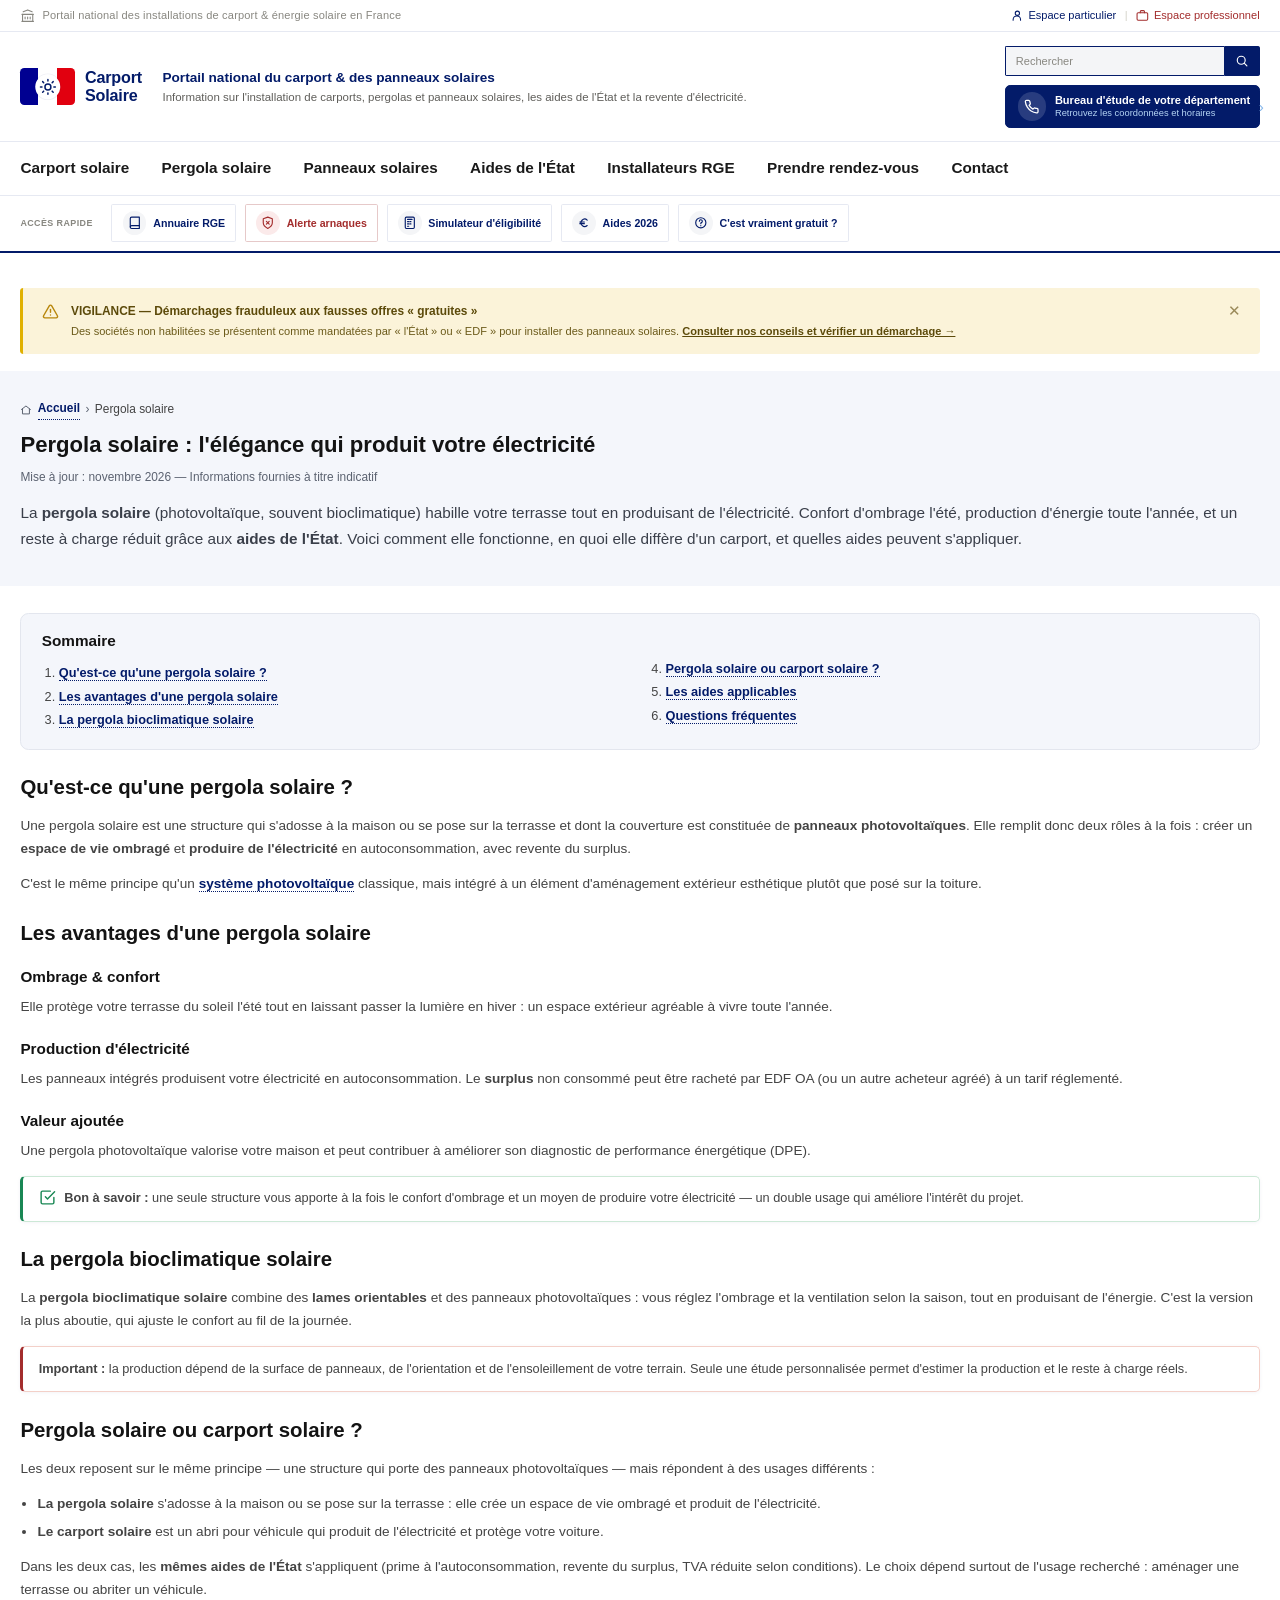
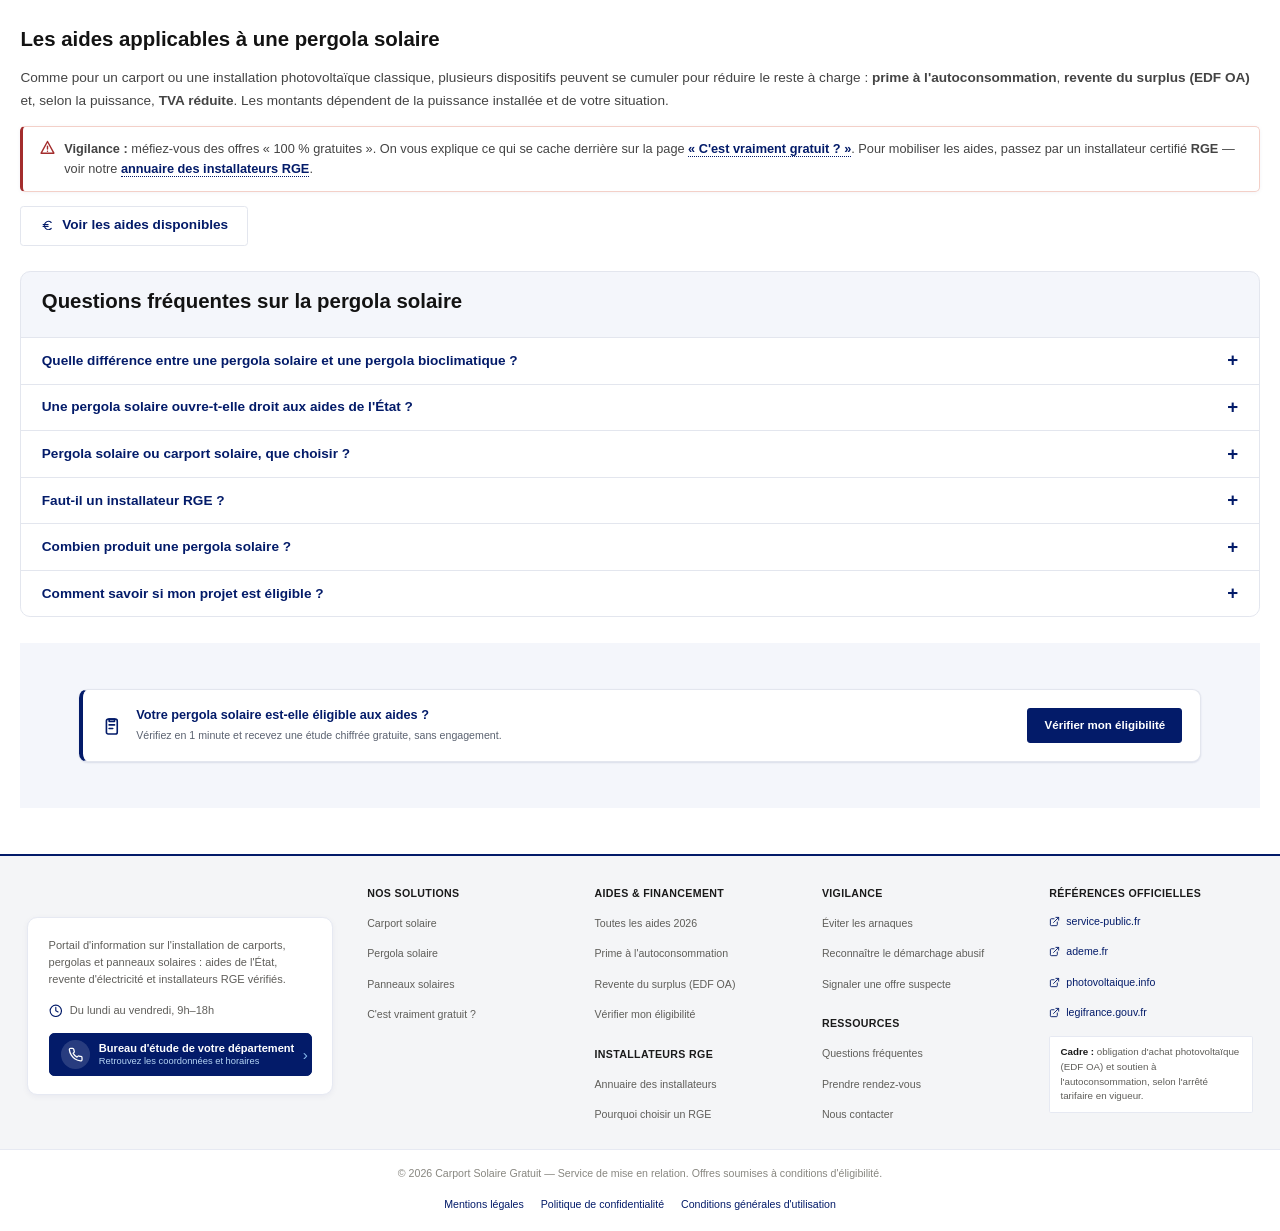
<file: pergola-solaire.html>
<!DOCTYPE html>
<html lang="fr">
<head>
  <meta charset="UTF-8" />
  <meta name="viewport" content="width=device-width, initial-scale=1.0" />
  <title>Pergola solaire : prix, aides et éligibilité 2026 | France</title>
  <meta name="description" content="La pergola solaire (photovoltaïque bioclimatique) : ombragez votre terrasse et produisez votre électricité. Aides de l'État, revente du surplus. Vérifiez votre éligibilité gratuitement." />
  <meta name="robots" content="index, follow" />
  <link rel="canonical" href="https://carport-solaire-gratuit.fr/pergola-solaire.html" />
  <meta property="og:title" content="Pergola solaire : prix, aides et éligibilité 2026 | France" />
  <meta property="og:description" content="La pergola solaire (photovoltaïque bioclimatique) : ombragez votre terrasse et produisez votre électricité. Aides de l'État, revente du surplus. Vérifiez votre éligibilité gratuitement." />
  <meta property="og:type" content="website" />
  <meta property="og:locale" content="fr_FR" />
  <meta property="og:url" content="https://carport-solaire-gratuit.fr/pergola-solaire.html" />
  <link rel="icon" href="/favicon.ico" sizes="32x32" />
  <link rel="icon" href="/favicon.svg" type="image/svg+xml" />
  <link rel="apple-touch-icon" href="/apple-touch-icon.png" />
  <link rel="manifest" href="/site.webmanifest" />
  <meta name="theme-color" content="#031B69" />
  <link rel="stylesheet" href="styles.css" />
  <!-- Capture de la provenance du visiteur (1re page, persistée pour le formulaire) -->
  <script>(function(){try{if(sessionStorage.getItem("csg_src"))return;var p=new URLSearchParams(location.search),ref=document.referrer||"",src="Direct / inconnu",u=p.get("utm_source");if(u){src=u;}else if(ref){try{var h=new URL(ref).hostname.replace(/^www\./,"");if(h.indexOf("carport-solaire-gratuit.fr")>-1)src="Direct / inconnu";else if(h.indexOf("google")>-1)src="Google";else if(h.indexOf("bing")>-1)src="Bing";else if(h.indexOf("yahoo")>-1)src="Yahoo";else if(h.indexOf("duckduckgo")>-1)src="DuckDuckGo";else if(h.indexOf("qwant")>-1)src="Qwant";else if(h.indexOf("ecosia")>-1)src="Ecosia";else if(h.indexOf("facebook")>-1||h.indexOf("instagram")>-1||h.indexOf("t.co")>-1||h.indexOf("linkedin")>-1)src="Réseaux sociaux";else src=h;}catch(e){}}sessionStorage.setItem("csg_src",JSON.stringify({source:src,referent:ref||"(aucun)",arrivee:location.pathname+location.search,utm:[p.get("utm_source"),p.get("utm_medium"),p.get("utm_campaign")].filter(Boolean).join(" / ")}));}catch(e){}})();</script>
</head>
<body>
<input type="checkbox" id="nav-toggle" class="nav-toggle-cb" aria-hidden="true">
<svg xmlns="http://www.w3.org/2000/svg" style="position:absolute;width:0;height:0;overflow:hidden" aria-hidden="true"><symbol id="i-x" viewBox="0 0 24 24"><path d="M6 6l12 12M18 6L6 18"/></symbol><symbol id="i-sun" viewBox="0 0 24 24"><circle cx="12" cy="12" r="4"/><path d="M12 2v2M12 20v2M4.9 4.9l1.4 1.4M17.7 17.7l1.4 1.4M2 12h2M20 12h2M4.9 19.1l1.4-1.4M17.7 6.3l1.4-1.4"/></symbol><symbol id="i-check" viewBox="0 0 24 24"><path d="M20 6L9 17l-5-5"/></symbol><symbol id="i-check-circle" viewBox="0 0 24 24"><circle cx="12" cy="12" r="9"/><path d="M8.3 12.4l2.5 2.5 5-5"/></symbol><symbol id="i-euro" viewBox="0 0 24 24"><path d="M18 7.2A6.5 6.5 0 1 0 18 16.8"/><path d="M5 10.5h8M5 13.5h8"/></symbol><symbol id="i-car" viewBox="0 0 24 24"><path d="M3 13l2-5.2A2 2 0 0 1 6.9 6.5h10.2A2 2 0 0 1 19 7.8L21 13"/><path d="M3 13h18v4.5H3z"/><circle cx="7.5" cy="17.5" r="1.6"/><circle cx="16.5" cy="17.5" r="1.6"/></symbol><symbol id="i-chart" viewBox="0 0 24 24"><path d="M3 17l6-6 4 4 7-7"/><path d="M17 8h4v4"/></symbol><symbol id="i-clipboard" viewBox="0 0 24 24"><rect x="6" y="4.5" width="12" height="16.5" rx="2"/><path d="M9 4.5h6v2.5H9z"/><path d="M9 11h6M9 15h4"/></symbol><symbol id="i-pergola" viewBox="0 0 24 24"><path d="M3 9l9-5 9 5"/><path d="M5 9v11M19 9v11M3.5 20h17"/><path d="M5 9h14"/></symbol><symbol id="i-panel" viewBox="0 0 24 24"><rect x="3" y="4" width="18" height="12" rx="1"/><path d="M3 8h18M3 12h18M9 4v12M15 4v12M12 16v4M8.5 20h7"/></symbol><symbol id="i-pin" viewBox="0 0 24 24"><path d="M12 21s7-6.3 7-11a7 7 0 1 0-14 0c0 4.7 7 11 7 11z"/><circle cx="12" cy="10" r="2.5"/></symbol><symbol id="i-phone" viewBox="0 0 24 24"><path d="M5 4h3l1.8 4.6-2 1.4a11 11 0 0 0 5.2 5.2l1.4-2L19 19v3a1 1 0 0 1-1 1A16 16 0 0 1 4 7a1 1 0 0 1 1-1z"/></symbol><symbol id="i-link" viewBox="0 0 24 24"><path d="M14 4h6v6"/><path d="M20 4l-9 9"/><path d="M18 14v5a1 1 0 0 1-1 1H5a1 1 0 0 1-1-1V7a1 1 0 0 1 1-1h5"/></symbol><symbol id="i-shield" viewBox="0 0 24 24"><path d="M12 3l7 3v6c0 4.5-3 7.6-7 9-4-1.4-7-4.5-7-9V6z"/></symbol><symbol id="i-help" viewBox="0 0 24 24"><circle cx="12" cy="12" r="9"/><path d="M9.5 9.3a2.6 2.6 0 1 1 3.6 2.4c-.9.4-1.1 1-1.1 1.8"/><path d="M12 17h.01"/></symbol><symbol id="i-search" viewBox="0 0 24 24"><circle cx="11" cy="11" r="7"/><path d="M21 21l-4.3-4.3"/></symbol><symbol id="i-calendar" viewBox="0 0 24 24"><rect x="4" y="5" width="16" height="16" rx="2"/><path d="M4 9.5h16M8 3v4M16 3v4"/></symbol><symbol id="i-lock" viewBox="0 0 24 24"><rect x="5" y="11" width="14" height="9" rx="2"/><path d="M8 11V8a4 4 0 0 1 8 0v3"/></symbol><symbol id="i-star" viewBox="0 0 24 24"><path d="M12 3l2.9 5.9 6.5.9-4.7 4.6 1.1 6.5L12 18.8 6.2 21.9l1.1-6.5L2.6 10.7l6.5-.9z"/></symbol><symbol id="i-home" viewBox="0 0 24 24"><path d="M3 11l9-7 9 7"/><path d="M5 10v10h14V10"/></symbol><symbol id="i-alert" viewBox="0 0 24 24"><path d="M12 3.5l9 16.5H3z"/><path d="M12 10v4.2"/><path d="M12 17.3h.01"/></symbol></svg>
  <!-- EN-TÊTE PORTAIL -->
  <div class="pf-desktop">
    <div class="pf-gouvbar-wrap"><div class="pf-gouvbar">
      <span class="pf-gouvbar-left">
        <svg class="pf-gouvbar-icon" viewBox="0 0 24 24" width="18" height="18" fill="none" stroke="currentColor" stroke-width="1.7" stroke-linecap="round" stroke-linejoin="round" aria-hidden="true"><path d="M3 21h18"/><path d="M3 10h18"/><path d="M5 6l7-3 7 3"/><path d="M4 10v11"/><path d="M20 10v11"/><path d="M8 14v3"/><path d="M12 14v3"/><path d="M16 14v3"/></svg>
        <span class="pf-gouvbar-text-left">Portail national des installations de carport &amp; énergie solaire en France</span>
      </span>
      <span class="pf-gouvbar-links">
        <a href="espace.html#particulier" class="pf-util-link"><svg viewBox="0 0 24 24" width="15" height="15" fill="none" stroke="currentColor" stroke-width="2" stroke-linecap="round" stroke-linejoin="round" aria-hidden="true"><circle cx="12" cy="8" r="4"/><path d="M4 21v-1a7 7 0 0 1 14 0v1"/></svg>Espace particulier</a>
        <span class="pf-gouvbar-divider">|</span>
        <a href="espace.html#professionnel" class="pf-util-link pf-util-link-pro"><svg viewBox="0 0 24 24" width="15" height="15" fill="none" stroke="currentColor" stroke-width="2" stroke-linecap="round" stroke-linejoin="round" aria-hidden="true"><rect x="2" y="7" width="20" height="14" rx="2"/><path d="M8 7V5a2 2 0 0 1 2-2h4a2 2 0 0 1 2 2v2"/></svg>Espace professionnel</a>
      </span>
    </div></div>

    <div class="pf-id-wrap"><div class="pf-id">
      <a href="index.html" class="pf-logo-link">
        <span class="pf-logo-mark"><svg viewBox="0 0 24 24" fill="none" stroke="currentColor" stroke-width="2" stroke-linecap="round" stroke-linejoin="round" aria-hidden="true"><circle cx="12" cy="12" r="4"/><path d="M12 2v2M12 20v2M4.9 4.9l1.4 1.4M17.7 17.7l1.4 1.4M2 12h2M20 12h2M4.9 19.1l1.4-1.4M17.7 6.3l1.4-1.4"/></svg></span>
        <span class="pf-logo-wm"><span class="pf-logo-wm-1">Carport</span><span class="pf-logo-wm-1">Solaire</span></span>
      </a>
      <div class="pf-id-text">
        <span class="pf-id-title">Portail national du carport &amp; des panneaux solaires</span>
        <span class="pf-id-sub">Information sur l'installation de carports, pergolas et panneaux solaires, les aides de l'État et la revente d'électricité.</span>
      </div>
      <div class="pf-id-utils">
        <form class="pf-search" role="search" onsubmit="return pfSearch(this)">
          <input type="search" name="q" placeholder="Rechercher" aria-label="Rechercher sur le site">
          <button type="submit" aria-label="Rechercher"><svg viewBox="0 0 24 24" width="16" height="16" fill="none" stroke="currentColor" stroke-width="2" stroke-linecap="round" stroke-linejoin="round" aria-hidden="true"><circle cx="11" cy="11" r="7"/><path d="M21 21l-4.3-4.3"/></svg></button>
        </form>
        <a class="contact-cta" href="contact.html"><span class="cc-ico"><svg viewBox="0 0 24 24" fill="none" stroke="currentColor" stroke-width="2" stroke-linecap="round" stroke-linejoin="round" aria-hidden="true"><path d="M22 16.92v3a2 2 0 0 1-2.18 2 19.8 19.8 0 0 1-8.63-3.07 19.5 19.5 0 0 1-6-6 19.8 19.8 0 0 1-3.07-8.67A2 2 0 0 1 4.11 2h3a2 2 0 0 1 2 1.72c.13.96.36 1.9.7 2.81a2 2 0 0 1-.45 2.11L8.09 9.91a16 16 0 0 0 6 6l1.27-1.27a2 2 0 0 1 2.11-.45c.9.34 1.85.57 2.81.7A2 2 0 0 1 22 16.92z"/></svg></span><span class="cc-txt"><span class="cc-title">Bureau d'étude de votre département</span><span class="cc-sub">Retrouvez les coordonnées et horaires</span></span><span class="cc-chev">›</span></a>
      </div>
    </div></div>

    <div class="pf-mainbar-wrap"><div class="pf-mainbar">
      <nav class="pf-nav" aria-label="Navigation principale"><ul class="pf-menu">
        <li class="pf-has-sub">
          <a href="index.html" class="pf-parent" role="button" aria-haspopup="true">Carport solaire</a>
          <ul class="pf-sub">
            <li><a href="index.html">Pourquoi un carport solaire</a></li>
            <li><a href="carport-solaire-gratuit-verite.html">C'est vraiment gratuit ?</a></li>
            <li><a href="index.html#simulateur">Vérifier mon éligibilité</a></li>
            <li><a href="index.html#faq">Questions fréquentes</a></li>
          </ul>
        </li>
        <li><a href="pergola-solaire.html">Pergola solaire</a></li>
        <li><a href="panneaux-solaires.html">Panneaux solaires</a></li>
        <li><a href="aides.html">Aides de l'État</a></li>
        <li><a href="annuaire-rge.html">Installateurs RGE</a></li>
        <li><a href="rendez-vous.html">Prendre rendez-vous</a></li>
        <li><a href="contact.html">Contact</a></li>
      </ul></nav>
    </div></div>

    <div class="pf-actions-wrap"><div class="pf-actions">
      <div class="pf-quick">
        <span class="pf-quick-label">Accès rapide</span>
        <a class="pf-card" href="annuaire-rge.html"><span class="pf-card-ico pf-card-ico-blue"><svg viewBox="0 0 24 24" width="16" height="16" fill="none" stroke="currentColor" stroke-width="2" stroke-linecap="round" stroke-linejoin="round" aria-hidden="true"><path d="M4 19.5A2.5 2.5 0 0 1 6.5 17H20"/><path d="M6.5 2H20v20H6.5A2.5 2.5 0 0 1 4 19.5v-15A2.5 2.5 0 0 1 6.5 2z"/></svg></span><span class="pf-card-title pf-blue">Annuaire RGE</span></a>
        <a class="pf-card pf-card-alert" href="demarchage.html"><span class="pf-card-ico pf-card-ico-red"><svg viewBox="0 0 24 24" width="16" height="16" fill="none" stroke="currentColor" stroke-width="2" stroke-linecap="round" stroke-linejoin="round" aria-hidden="true"><path d="M12 22s8-4 8-10V5l-8-3-8 3v7c0 6 8 10 8 10z"/><path d="M9.5 9.5l5 5"/><path d="M14.5 9.5l-5 5"/></svg></span><span class="pf-card-title pf-red">Alerte arnaques</span></a>
        <a class="pf-card" href="index.html#simulateur"><span class="pf-card-ico pf-card-ico-blue"><svg viewBox="0 0 24 24" width="16" height="16" fill="none" stroke="currentColor" stroke-width="2" stroke-linecap="round" stroke-linejoin="round" aria-hidden="true"><rect x="4" y="2" width="16" height="20" rx="2"/><line x1="8" y1="6" x2="16" y2="6"/><line x1="8" y1="10" x2="10" y2="10"/><line x1="12" y1="10" x2="14" y2="10"/><line x1="8" y1="14" x2="10" y2="14"/><line x1="12" y1="14" x2="14" y2="14"/><line x1="8" y1="18" x2="10" y2="18"/></svg></span><span class="pf-card-title pf-blue">Simulateur d'éligibilité</span></a>
        <a class="pf-card" href="aides.html"><span class="pf-card-ico pf-card-ico-blue"><svg viewBox="0 0 24 24" width="16" height="16" fill="none" stroke="currentColor" stroke-width="2" stroke-linecap="round" stroke-linejoin="round" aria-hidden="true"><path d="M18 7.2A6.5 6.5 0 1 0 18 16.8"/><path d="M5 10.5h8M5 13.5h8"/></svg></span><span class="pf-card-title pf-blue">Aides 2026</span></a>
        <a class="pf-card" href="carport-solaire-gratuit-verite.html"><span class="pf-card-ico pf-card-ico-blue"><svg viewBox="0 0 24 24" width="16" height="16" fill="none" stroke="currentColor" stroke-width="2" stroke-linecap="round" stroke-linejoin="round" aria-hidden="true"><circle cx="12" cy="12" r="9"/><path d="M9.5 9.3a2.6 2.6 0 1 1 3.6 2.4c-.9.4-1.1 1-1.1 1.8"/><path d="M12 17h.01"/></svg></span><span class="pf-card-title pf-blue">C'est vraiment gratuit ?</span></a>
      </div>
    </div></div>
  </div>

  <!-- EN-TÊTE MOBILE -->
  <div class="pfm-wrap">
    <div class="pfm-bar">
      <a href="index.html" class="pfm-id-link">
        <span class="pfm-logo-mark"><svg viewBox="0 0 24 24" fill="none" stroke="currentColor" stroke-width="2" stroke-linecap="round" stroke-linejoin="round" aria-hidden="true"><circle cx="12" cy="12" r="4"/><path d="M12 2v2M12 20v2M4.9 4.9l1.4 1.4M17.7 17.7l1.4 1.4M2 12h2M20 12h2M4.9 19.1l1.4-1.4M17.7 6.3l1.4-1.4"/></svg></span>
        <span class="pfm-id-txt"><span class="pfm-id-title">Carport Solaire</span></span>
      </a>
      <button class="pfm-burger" id="pfmBurger" aria-label="Ouvrir le menu" aria-expanded="false"><span></span><span></span><span></span></button>
    </div>
    <div class="pfm-panel" id="pfmPanel">
      <form class="pfm-search" role="search" onsubmit="return pfSearch(this)">
        <input type="search" name="q" placeholder="Rechercher sur le site" aria-label="Rechercher sur le site">
        <button type="submit" aria-label="Rechercher"><svg viewBox="0 0 24 24" width="18" height="18" fill="none" stroke="currentColor" stroke-width="2" stroke-linecap="round" stroke-linejoin="round" aria-hidden="true"><circle cx="11" cy="11" r="7"/><path d="M21 21l-4.3-4.3"/></svg></button>
      </form>
      <div class="pfm-quick">
        <a class="pfm-quick-card" href="annuaire-rge.html"><span class="pfm-quick-ico pfm-quick-ico-blue"><svg viewBox="0 0 24 24" width="16" height="16" fill="none" stroke="currentColor" stroke-width="2" stroke-linecap="round" stroke-linejoin="round" aria-hidden="true"><path d="M4 19.5A2.5 2.5 0 0 1 6.5 17H20"/><path d="M6.5 2H20v20H6.5A2.5 2.5 0 0 1 4 19.5v-15A2.5 2.5 0 0 1 6.5 2z"/></svg></span>Annuaire RGE</a>
        <a class="pfm-quick-card pfm-quick-card-alert" href="demarchage.html"><span class="pfm-quick-ico pfm-quick-ico-red"><svg viewBox="0 0 24 24" width="16" height="16" fill="none" stroke="currentColor" stroke-width="2" stroke-linecap="round" stroke-linejoin="round" aria-hidden="true"><path d="M12 22s8-4 8-10V5l-8-3-8 3v7c0 6 8 10 8 10z"/><path d="M9.5 9.5l5 5"/><path d="M14.5 9.5l-5 5"/></svg></span>Alerte arnaques</a>
        <a class="pfm-quick-card" href="index.html#simulateur"><span class="pfm-quick-ico pfm-quick-ico-blue"><svg viewBox="0 0 24 24" width="16" height="16" fill="none" stroke="currentColor" stroke-width="2" stroke-linecap="round" stroke-linejoin="round" aria-hidden="true"><rect x="4" y="2" width="16" height="20" rx="2"/><line x1="8" y1="6" x2="16" y2="6"/><line x1="8" y1="10" x2="10" y2="10"/><line x1="8" y1="14" x2="10" y2="14"/><line x1="8" y1="18" x2="10" y2="18"/></svg></span>Simulateur</a>
        <a class="pfm-quick-card" href="aides.html"><span class="pfm-quick-ico pfm-quick-ico-blue"><svg viewBox="0 0 24 24" width="16" height="16" fill="none" stroke="currentColor" stroke-width="2" stroke-linecap="round" stroke-linejoin="round" aria-hidden="true"><path d="M18 7.2A6.5 6.5 0 1 0 18 16.8"/><path d="M5 10.5h8M5 13.5h8"/></svg></span>Aides 2026</a>
      </div>
      <nav class="pfm-nav">
        <div class="pfm-acc">
          <button class="pfm-acc-head" type="button">Carport solaire <span class="pfm-chev">▾</span></button>
          <div class="pfm-acc-body">
            <a href="index.html">Pourquoi un carport solaire</a>
            <a href="carport-solaire-gratuit-verite.html">C'est vraiment gratuit ?</a>
            <a href="index.html#simulateur">Vérifier mon éligibilité</a>
            <a href="index.html#faq">Questions fréquentes</a>
          </div>
        </div>
        <div class="pfm-acc"><a class="pfm-acc-head pfm-acc-link" href="pergola-solaire.html">Pergola solaire</a></div>
        <div class="pfm-acc"><a class="pfm-acc-head pfm-acc-link" href="panneaux-solaires.html">Panneaux solaires</a></div>
        <div class="pfm-acc"><a class="pfm-acc-head pfm-acc-link" href="aides.html">Aides de l'État</a></div>
        <div class="pfm-acc"><a class="pfm-acc-head pfm-acc-link" href="annuaire-rge.html">Installateurs RGE</a></div>
        <div class="pfm-acc"><a class="pfm-acc-head pfm-acc-link" href="rendez-vous.html">Prendre rendez-vous</a></div>
        <div class="pfm-acc"><a class="pfm-acc-head pfm-acc-link" href="contact.html">Contact</a></div>
      </nav>
      <div class="pfm-links">
        <a href="espace.html#particulier" class="pfm-util-link"><svg viewBox="0 0 24 24" width="16" height="16" fill="none" stroke="currentColor" stroke-width="2" stroke-linecap="round" stroke-linejoin="round" aria-hidden="true"><circle cx="12" cy="8" r="4"/><path d="M4 21v-1a7 7 0 0 1 14 0v1"/></svg>Espace particulier</a>
        <a href="espace.html#professionnel" class="pfm-util-link pfm-util-link-pro"><svg viewBox="0 0 24 24" width="16" height="16" fill="none" stroke="currentColor" stroke-width="2" stroke-linecap="round" stroke-linejoin="round" aria-hidden="true"><rect x="2" y="7" width="20" height="14" rx="2"/><path d="M8 7V5a2 2 0 0 1 2-2h4a2 2 0 0 1 2 2v2"/></svg>Espace professionnel</a>
      </div>
      <a class="pfm-cta" href="contact.html"><span class="pfm-cta-ico"><svg viewBox="0 0 24 24" fill="none" stroke="currentColor" stroke-width="2" stroke-linecap="round" stroke-linejoin="round" aria-hidden="true"><path d="M22 16.92v3a2 2 0 0 1-2.18 2 19.8 19.8 0 0 1-8.63-3.07 19.5 19.5 0 0 1-6-6 19.8 19.8 0 0 1-3.07-8.67A2 2 0 0 1 4.11 2h3a2 2 0 0 1 2 1.72c.13.96.36 1.9.7 2.81a2 2 0 0 1-.45 2.11L8.09 9.91a16 16 0 0 0 6 6l1.27-1.27a2 2 0 0 1 2.11-.45c.9.34 1.85.57 2.81.7A2 2 0 0 1 22 16.92z"/></svg></span><span class="pfm-cta-txt"><span class="pfm-cta-title">Bureau d'étude de votre département</span><span class="pfm-cta-sub">Retrouvez les coordonnées et horaires</span></span></a>
    </div>
  </div>

  <script>
  (function(){
    var b=document.getElementById("pfmBurger"), p=document.getElementById("pfmPanel");
    if(b&&p){b.addEventListener("click",function(){var o=p.classList.toggle("is-open");b.classList.toggle("is-open",o);b.setAttribute("aria-expanded",o?"true":"false");b.setAttribute("aria-label",o?"Fermer le menu":"Ouvrir le menu");});}
    document.querySelectorAll(".pfm-acc-head").forEach(function(h){if(h.tagName==="BUTTON"){h.addEventListener("click",function(){h.parentElement.classList.toggle("is-open");});}});
    document.querySelectorAll(".pf-parent").forEach(function(l){l.addEventListener("click",function(e){e.preventDefault();});});
  })();
  function pfSearch(f){var q=((f.q&&f.q.value)||"").trim();if(q){window.location.href="https://www.google.com/search?q="+encodeURIComponent("site:carport-solaire-gratuit.fr "+q);}return false;}
  </script>

  <div class="pf-alerte-bar"><div class="pf-alerte-wrap">
    <div class="pf-alerte" id="pf-alerte-demarchage">
      <span class="pf-alerte-icone"><svg viewBox="0 0 24 24" fill="none" stroke="currentColor" stroke-width="2" stroke-linecap="round" stroke-linejoin="round" aria-hidden="true"><path d="m21.73 18-8-14a2 2 0 0 0-3.48 0l-8 14A2 2 0 0 0 4 21h16a2 2 0 0 0 1.73-3Z"/><line x1="12" y1="9" x2="12" y2="13"/><line x1="12" y1="17" x2="12.01" y2="17"/></svg></span>
      <div class="pf-alerte-texte">
        <div class="pf-alerte-titre">VIGILANCE — Démarchages frauduleux aux fausses offres « gratuites »</div>
        <div class="pf-alerte-sous">Des sociétés non habilitées se présentent comme mandatées par « l'État » ou « EDF » pour installer des panneaux solaires. <a href="demarchage.html">Consulter nos conseils et vérifier un démarchage →</a></div>
      </div>
      <span class="pf-alerte-close" onclick="document.getElementById('pf-alerte-demarchage').style.display='none'">✕</span>
    </div>
  </div></div>
  <!-- EN-TÊTE ARTICLE -->
  <section class="art-hero">
    <div class="art-wrap">
      <nav class="art-breadcrumb" aria-label="Fil d'Ariane">
        <svg class="bc-ico" viewBox="0 0 24 24" fill="none" stroke="currentColor" stroke-width="2" stroke-linecap="round" stroke-linejoin="round" aria-hidden="true"><path d="M3 11l9-7 9 7"/><path d="M5 10v10h14V10"/></svg>
        <a href="index.html">Accueil</a><span class="bc-sep">›</span><span>Pergola solaire</span>
      </nav>
      <h1 class="art-h1">Pergola solaire&nbsp;: l'élégance qui produit votre électricité</h1>
      <p class="art-maj">Mise à jour : novembre 2026 — Informations fournies à titre indicatif</p>
      <div class="art-lead">
        <p>La <strong>pergola solaire</strong> (photovoltaïque, souvent bioclimatique) habille votre terrasse tout en produisant de l'électricité. Confort d'ombrage l'été, production d'énergie toute l'année, et un reste à charge réduit grâce aux <strong>aides de l'État</strong>. Voici comment elle fonctionne, en quoi elle diffère d'un carport, et quelles aides peuvent s'appliquer.</p>
      </div>
    </div>
  </section>

  <!-- CORPS DE L'ARTICLE -->
  <div class="art">
    <section class="art-toc" aria-label="Sommaire">
      <h2 id="sommaire">Sommaire</h2>
      <ol>
        <li><a href="#definition">Qu'est-ce qu'une pergola solaire&nbsp;?</a></li>
        <li><a href="#avantages">Les avantages d'une pergola solaire</a></li>
        <li><a href="#bioclimatique">La pergola bioclimatique solaire</a></li>
        <li><a href="#pergola-carport">Pergola solaire ou carport solaire&nbsp;?</a></li>
        <li><a href="#aides">Les aides applicables</a></li>
        <li><a href="#faq-pergola">Questions fréquentes</a></li>
      </ol>
    </section>

    <section>
      <h2 id="definition">Qu'est-ce qu'une pergola solaire&nbsp;?</h2>
      <p>Une pergola solaire est une structure qui s'adosse à la maison ou se pose sur la terrasse et dont la couverture est constituée de <strong>panneaux photovoltaïques</strong>. Elle remplit donc deux rôles à la fois&nbsp;: créer un <strong>espace de vie ombragé</strong> et <strong>produire de l'électricité</strong> en autoconsommation, avec revente du surplus.</p>
      <p>C'est le même principe qu'un <a href="panneaux-solaires.html">système photovoltaïque</a> classique, mais intégré à un élément d'aménagement extérieur esthétique plutôt que posé sur la toiture.</p>
    </section>

    <section>
      <h2 id="avantages">Les avantages d'une pergola solaire</h2>
      <h3>Ombrage &amp; confort</h3>
      <p>Elle protège votre terrasse du soleil l'été tout en laissant passer la lumière en hiver&nbsp;: un espace extérieur agréable à vivre toute l'année.</p>
      <h3>Production d'électricité</h3>
      <p>Les panneaux intégrés produisent votre électricité en autoconsommation. Le <strong>surplus</strong> non consommé peut être racheté par EDF&nbsp;OA (ou un autre acheteur agréé) à un tarif réglementé.</p>
      <h3>Valeur ajoutée</h3>
      <p>Une pergola photovoltaïque valorise votre maison et peut contribuer à améliorer son diagnostic de performance énergétique (DPE).</p>
      <div class="art-box art-box--good">
        <span class="bx-ico" aria-hidden="true"><svg viewBox="0 0 24 24" fill="none" stroke="currentColor" stroke-width="2" stroke-linecap="round" stroke-linejoin="round"><path d="M9 11l3 3L22 4"/><path d="M21 12v7a2 2 0 0 1-2 2H5a2 2 0 0 1-2-2V5a2 2 0 0 1 2-2h11"/></svg></span>
        <div><strong>Bon à savoir&nbsp;:</strong> une seule structure vous apporte à la fois le confort d'ombrage et un moyen de produire votre électricité — un double usage qui améliore l'intérêt du projet.</div>
      </div>
    </section>

    <section>
      <h2 id="bioclimatique">La pergola bioclimatique solaire</h2>
      <p>La <strong>pergola bioclimatique solaire</strong> combine des <strong>lames orientables</strong> et des panneaux photovoltaïques&nbsp;: vous réglez l'ombrage et la ventilation selon la saison, tout en produisant de l'énergie. C'est la version la plus aboutie, qui ajuste le confort au fil de la journée.</p>
      <div class="art-box art-box--important">
        <strong>Important&nbsp;:</strong> la production dépend de la surface de panneaux, de l'orientation et de l'ensoleillement de votre terrain. Seule une étude personnalisée permet d'estimer la production et le reste à charge réels.
      </div>
    </section>

    <section>
      <h2 id="pergola-carport">Pergola solaire ou carport solaire&nbsp;?</h2>
      <p>Les deux reposent sur le même principe — une structure qui porte des panneaux photovoltaïques — mais répondent à des usages différents&nbsp;:</p>
      <ul>
        <li><strong>La pergola solaire</strong> s'adosse à la maison ou se pose sur la terrasse&nbsp;: elle crée un espace de vie ombragé et produit de l'électricité.</li>
        <li><strong>Le carport solaire</strong> est un abri pour véhicule qui produit de l'électricité et protège votre voiture.</li>
      </ul>
      <p>Dans les deux cas, les <strong>mêmes aides de l'État</strong> s'appliquent (prime à l'autoconsommation, revente du surplus, TVA réduite selon conditions). Le choix dépend surtout de l'usage recherché&nbsp;: aménager une terrasse ou abriter un véhicule.</p>
    </section>

    <section>
      <h2 id="aides">Les aides applicables à une pergola solaire</h2>
      <p>Comme pour un carport ou une installation photovoltaïque classique, plusieurs dispositifs peuvent se cumuler pour réduire le reste à charge&nbsp;: <strong>prime à l'autoconsommation</strong>, <strong>revente du surplus (EDF OA)</strong> et, selon la puissance, <strong>TVA réduite</strong>. Les montants dépendent de la puissance installée et de votre situation.</p>
      <div class="art-box art-box--warning">
        <span class="bx-ico" aria-hidden="true"><svg viewBox="0 0 24 24" fill="none" stroke="currentColor" stroke-width="2" stroke-linecap="round" stroke-linejoin="round"><path d="M12 3.5l9 16.5H3z"/><path d="M12 10v4.2"/><path d="M12 17.3h.01"/></svg></span>
        <div><strong>Vigilance&nbsp;:</strong> méfiez-vous des offres «&nbsp;100&nbsp;% gratuites&nbsp;». On vous explique ce qui se cache derrière sur la page <a href="carport-solaire-gratuit-verite.html">«&nbsp;C'est vraiment gratuit ?&nbsp;»</a>. Pour mobiliser les aides, passez par un installateur certifié <strong>RGE</strong> — voir notre <a href="annuaire-rge.html">annuaire des installateurs RGE</a>.</div>
      </div>
      <p><a href="aides.html" class="btn btn-ghost"><svg class="icon" aria-hidden="true"><use href="#i-euro"></use></svg> Voir les aides disponibles</a></p>
    </section>

    <section class="art-faq" id="faq-pergola" aria-label="Questions fréquentes sur la pergola solaire">
      <h2 class="art-faq-title">Questions fréquentes sur la pergola solaire</h2>
      <details class="art-faq-item">
        <summary>Quelle différence entre une pergola solaire et une pergola bioclimatique&nbsp;?</summary>
        <div class="art-faq-ans">Une pergola solaire porte des panneaux photovoltaïques pour produire de l'électricité. Une pergola bioclimatique dispose de lames orientables pour régler l'ombrage et la ventilation. La pergola bioclimatique solaire combine les deux&nbsp;: lames réglables et production d'énergie.</div>
      </details>
      <details class="art-faq-item">
        <summary>Une pergola solaire ouvre-t-elle droit aux aides de l'État&nbsp;?</summary>
        <div class="art-faq-ans">Oui, comme les autres installations photovoltaïques, elle peut ouvrir droit aux mêmes dispositifs&nbsp;: prime à l'autoconsommation, revente du surplus (EDF OA) et, selon la puissance, TVA réduite. Les montants dépendent de votre projet et de sa puissance.</div>
      </details>
      <details class="art-faq-item">
        <summary>Pergola solaire ou carport solaire, que choisir&nbsp;?</summary>
        <div class="art-faq-ans">Cela dépend de votre usage. La pergola crée un espace de vie ombragé sur la terrasse&nbsp;; le carport abrite un véhicule. Les deux produisent de l'électricité et bénéficient des mêmes aides.</div>
      </details>
      <details class="art-faq-item">
        <summary>Faut-il un installateur RGE&nbsp;?</summary>
        <div class="art-faq-ans">Le recours à un installateur RGE (Reconnu Garant de l'Environnement) est généralement requis pour bénéficier des aides de l'État. Vous trouverez un professionnel près de chez vous dans notre annuaire des installateurs RGE.</div>
      </details>
      <details class="art-faq-item">
        <summary>Combien produit une pergola solaire&nbsp;?</summary>
        <div class="art-faq-ans">La production dépend de la surface de panneaux, de l'orientation et de l'ensoleillement de votre terrain. Il n'existe pas de chiffre universel&nbsp;: seule une étude personnalisée permet d'estimer la production et le reste à charge.</div>
      </details>
      <details class="art-faq-item">
        <summary>Comment savoir si mon projet est éligible&nbsp;?</summary>
        <div class="art-faq-ans">Vous pouvez vérifier votre éligibilité en quelques minutes et recevoir une étude chiffrée gratuite et sans engagement, qui précise les aides mobilisables et le reste à charge estimé.</div>
      </details>
    </section>

    <section class="section section-alt"><div class="container">
      <div class="cta-band">
        <div class="cb-ico"><svg class="icon" aria-hidden="true"><use href="#i-clipboard"></use></svg></div>
        <div class="cb-text"><strong>Votre pergola solaire est-elle éligible aux aides&nbsp;?</strong><span>Vérifiez en 1 minute et recevez une étude chiffrée gratuite, sans engagement.</span></div>
        <a href="index.html#simulateur" class="btn btn-primary">Vérifier mon éligibilité</a>
      </div>
    </div></section>
  </div>

  <!-- Données structurées : fil d'Ariane, article, FAQ -->
  <script type="application/ld+json">{"@context":"https://schema.org","@type":"BreadcrumbList","itemListElement":[{"@type":"ListItem","position":1,"name":"Accueil","item":"https://carport-solaire-gratuit.fr/"},{"@type":"ListItem","position":2,"name":"Pergola solaire","item":"https://carport-solaire-gratuit.fr/pergola-solaire.html"}]}</script>
  <script type="application/ld+json">{"@context":"https://schema.org","@type":"Article","headline":"Pergola solaire : l'élégance qui produit votre électricité","description":"La pergola solaire (photovoltaïque bioclimatique) ombrage votre terrasse et produit votre électricité, avec prime à l'autoconsommation, revente du surplus et TVA réduite selon conditions.","inLanguage":"fr-FR","author":{"@type":"Organization","name":"Carport Solaire Gratuit","url":"https://carport-solaire-gratuit.fr/"},"publisher":{"@type":"Organization","name":"Carport Solaire Gratuit","url":"https://carport-solaire-gratuit.fr/"},"mainEntityOfPage":{"@type":"WebPage","@id":"https://carport-solaire-gratuit.fr/pergola-solaire.html"}}</script>
  <script type="application/ld+json">{"@context":"https://schema.org","@type":"FAQPage","mainEntity":[{"@type":"Question","name":"Quelle différence entre une pergola solaire et une pergola bioclimatique ?","acceptedAnswer":{"@type":"Answer","text":"Une pergola solaire porte des panneaux photovoltaïques pour produire de l'électricité. Une pergola bioclimatique dispose de lames orientables pour régler l'ombrage et la ventilation. La pergola bioclimatique solaire combine les deux : lames réglables et production d'énergie."}},{"@type":"Question","name":"Une pergola solaire ouvre-t-elle droit aux aides de l'État ?","acceptedAnswer":{"@type":"Answer","text":"Oui, comme les autres installations photovoltaïques, elle peut ouvrir droit aux mêmes dispositifs : prime à l'autoconsommation, revente du surplus (EDF OA) et, selon la puissance, TVA réduite. Les montants dépendent de votre projet et de sa puissance."}},{"@type":"Question","name":"Pergola solaire ou carport solaire, que choisir ?","acceptedAnswer":{"@type":"Answer","text":"Cela dépend de votre usage. La pergola crée un espace de vie ombragé sur la terrasse ; le carport abrite un véhicule. Les deux produisent de l'électricité et bénéficient des mêmes aides."}},{"@type":"Question","name":"Faut-il un installateur RGE ?","acceptedAnswer":{"@type":"Answer","text":"Le recours à un installateur RGE (Reconnu Garant de l'Environnement) est généralement requis pour bénéficier des aides de l'État. Vous trouverez un professionnel près de chez vous dans notre annuaire des installateurs RGE."}},{"@type":"Question","name":"Combien produit une pergola solaire ?","acceptedAnswer":{"@type":"Answer","text":"La production dépend de la surface de panneaux, de l'orientation et de l'ensoleillement de votre terrain. Il n'existe pas de chiffre universel : seule une étude personnalisée permet d'estimer la production et le reste à charge."}},{"@type":"Question","name":"Comment savoir si mon projet est éligible ?","acceptedAnswer":{"@type":"Answer","text":"Vous pouvez vérifier votre éligibilité en quelques minutes et recevoir une étude chiffrée gratuite et sans engagement, qui précise les aides mobilisables et le reste à charge estimé."}}]}</script>
  <!-- PIED DE PAGE PORTAIL -->
  <footer class="pf-footer">
    <div class="pf-footer-main">
      <div class="pf-footer-brand"><div class="pf-footer-card">
        <p class="pf-footer-mission">Portail d'information sur l'installation de carports, pergolas et panneaux solaires : aides de l'État, revente d'électricité et installateurs RGE vérifiés.</p>
        <ul class="pf-footer-contact">
          <li><svg viewBox="0 0 24 24" width="16" height="16" fill="none" stroke="currentColor" stroke-width="2" stroke-linecap="round" stroke-linejoin="round" aria-hidden="true"><circle cx="12" cy="12" r="10"/><path d="M12 6v6l4 2"/></svg><span>Du lundi au vendredi, 9h–18h</span></li>
        </ul>
        <a class="pf-footer-cta" href="contact.html">
          <span class="pf-footer-cta-ico"><svg viewBox="0 0 24 24" width="18" height="18" fill="none" stroke="currentColor" stroke-width="2" stroke-linecap="round" stroke-linejoin="round" aria-hidden="true"><path d="M22 16.92v3a2 2 0 0 1-2.18 2 19.8 19.8 0 0 1-8.63-3.07 19.5 19.5 0 0 1-6-6 19.8 19.8 0 0 1-3.07-8.67A2 2 0 0 1 4.11 2h3a2 2 0 0 1 2 1.72c.13.96.36 1.9.7 2.81a2 2 0 0 1-.45 2.11L8.09 9.91a16 16 0 0 0 6 6l1.27-1.27a2 2 0 0 1 2.11-.45c.9.34 1.85.57 2.81.7A2 2 0 0 1 22 16.92z"/></svg></span>
          <span class="pf-footer-cta-txt"><span class="pf-footer-cta-title">Bureau d'étude de votre département</span><span class="pf-footer-cta-sub">Retrouvez les coordonnées et horaires</span></span>
          <span class="pf-footer-cta-chev">›</span>
        </a>
      </div></div>

      <div class="pf-footer-cols">
        <div class="pf-footer-colwrap">
          <div class="pf-footer-col">
            <h3>Nos solutions</h3>
            <ul>
              <li><a href="index.html">Carport solaire</a></li>
              <li><a href="pergola-solaire.html">Pergola solaire</a></li>
              <li><a href="panneaux-solaires.html">Panneaux solaires</a></li>
              <li><a href="carport-solaire-gratuit-verite.html">C'est vraiment gratuit ?</a></li>
            </ul>
          </div>
        </div>

        <div class="pf-footer-colwrap">
          <div class="pf-footer-col">
            <h3>Aides &amp; financement</h3>
            <ul>
              <li><a href="aides.html">Toutes les aides 2026</a></li>
              <li><a href="aides.html">Prime à l'autoconsommation</a></li>
              <li><a href="aides.html">Revente du surplus (EDF OA)</a></li>
              <li><a href="index.html#simulateur">Vérifier mon éligibilité</a></li>
            </ul>
          </div>
          <div class="pf-footer-col">
            <h3>Installateurs RGE</h3>
            <ul>
              <li><a href="annuaire-rge.html">Annuaire des installateurs</a></li>
              <li><a href="annuaire-rge.html">Pourquoi choisir un RGE</a></li>
            </ul>
          </div>
        </div>

        <div class="pf-footer-colwrap">
          <div class="pf-footer-col">
            <h3>Vigilance</h3>
            <ul>
              <li><a href="demarchage.html">Éviter les arnaques</a></li>
              <li><a href="demarchage.html">Reconnaître le démarchage abusif</a></li>
              <li><a href="demarchage.html">Signaler une offre suspecte</a></li>
            </ul>
          </div>
          <div class="pf-footer-col">
            <h3>Ressources</h3>
            <ul>
              <li><a href="index.html#faq">Questions fréquentes</a></li>
              <li><a href="rendez-vous.html">Prendre rendez-vous</a></li>
              <li><a href="contact.html">Nous contacter</a></li>
            </ul>
          </div>
        </div>

        <div class="pf-footer-colwrap">
          <div class="pf-footer-col pf-footer-col-ref">
            <h3>Références officielles</h3>
            <ul>
              <li><a href="https://www.service-public.fr/" target="_blank" rel="noopener nofollow"><svg viewBox="0 0 24 24" width="13" height="13" fill="none" stroke="currentColor" stroke-width="2" stroke-linecap="round" stroke-linejoin="round" aria-hidden="true"><path d="M18 13v6a2 2 0 0 1-2 2H5a2 2 0 0 1-2-2V8a2 2 0 0 1 2-2h6"/><path d="M15 3h6v6"/><path d="M10 14 21 3"/></svg>service-public.fr</a></li>
              <li><a href="https://www.ademe.fr/" target="_blank" rel="noopener nofollow"><svg viewBox="0 0 24 24" width="13" height="13" fill="none" stroke="currentColor" stroke-width="2" stroke-linecap="round" stroke-linejoin="round" aria-hidden="true"><path d="M18 13v6a2 2 0 0 1-2 2H5a2 2 0 0 1-2-2V8a2 2 0 0 1 2-2h6"/><path d="M15 3h6v6"/><path d="M10 14 21 3"/></svg>ademe.fr</a></li>
              <li><a href="https://www.photovoltaique.info/" target="_blank" rel="noopener nofollow"><svg viewBox="0 0 24 24" width="13" height="13" fill="none" stroke="currentColor" stroke-width="2" stroke-linecap="round" stroke-linejoin="round" aria-hidden="true"><path d="M18 13v6a2 2 0 0 1-2 2H5a2 2 0 0 1-2-2V8a2 2 0 0 1 2-2h6"/><path d="M15 3h6v6"/><path d="M10 14 21 3"/></svg>photovoltaique.info</a></li>
              <li><a href="https://www.legifrance.gouv.fr/" target="_blank" rel="noopener nofollow"><svg viewBox="0 0 24 24" width="13" height="13" fill="none" stroke="currentColor" stroke-width="2" stroke-linecap="round" stroke-linejoin="round" aria-hidden="true"><path d="M18 13v6a2 2 0 0 1-2 2H5a2 2 0 0 1-2-2V8a2 2 0 0 1 2-2h6"/><path d="M15 3h6v6"/><path d="M10 14 21 3"/></svg>legifrance.gouv.fr</a></li>
            </ul>
            <div class="pf-footer-refbox">
              <strong>Cadre :</strong> obligation d'achat photovoltaïque (EDF OA) et soutien à l'autoconsommation, selon l'arrêté tarifaire en vigueur.
            </div>
          </div>
        </div>
      </div>
    </div>

    <div class="pf-footer-bottom"><div class="pf-footer-bottom-inner">
      <span class="pf-footer-copy">© 2026 Carport Solaire Gratuit — Service de mise en relation. Offres soumises à conditions d'éligibilité.</span>
      <ul class="pf-footer-legal">
        <li><a href="#" data-pf-open="mentions">Mentions légales</a></li>
        <li><a href="#" data-pf-open="rgpd">Politique de confidentialité</a></li>
        <li><a href="#" data-pf-open="cgu">Conditions générales d'utilisation</a></li>
      </ul>
    </div></div>
  </footer>

  <div class="pf-modal" id="pfLegal" hidden>
    <div class="pf-modal-overlay" data-pf-close></div>
    <div class="pf-modal-box" role="dialog" aria-modal="true">
      <button class="pf-modal-x" type="button" aria-label="Fermer" data-pf-close>×</button>
      <div id="pfLegalContent"></div>
    </div>
  </div>
  <script>
  (function(){
    var LEGAL={
      mentions:"<h3>Mentions légales</h3><p><strong>Éditeur du site :</strong> [Raison sociale] — [SIRET] — [Adresse].</p><p><strong>Directeur de la publication :</strong> [Nom].</p><p><strong>Hébergeur :</strong> [Nom de l'hébergeur, adresse].</p><p>Ce site est un service de mise en relation entre particuliers ou professionnels et des installateurs partenaires certifiés RGE. Les offres présentées sont soumises à conditions d'éligibilité.</p><p><em>À compléter avant la mise en ligne.</em></p>",
      rgpd:"<h3>Politique de confidentialité (RGPD)</h3><p>Les données transmises via le formulaire (nom, prénom, téléphone, email, code postal et informations sur votre projet) sont collectées dans le seul but de traiter votre demande d'étude et de vous recontacter.</p><h4>Base légale</h4><p>Votre consentement, recueilli lors de l'envoi du formulaire.</p><h4>Destinataires</h4><p>Nos conseillers et, le cas échéant, un installateur partenaire certifié RGE de votre région. Vos données ne sont jamais revendues à des tiers.</p><h4>Durée de conservation</h4><p>Vos données sont conservées [X mois] après le dernier contact, puis supprimées.</p><h4>Vos droits</h4><p>Vous disposez d'un droit d'accès, de rectification, d'effacement et d'opposition. Pour l'exercer : [email de contact]. Vous pouvez saisir la CNIL (cnil.fr).</p><p><em>À compléter avant la mise en ligne.</em></p>",
      cgu:"<h3>Conditions générales d'utilisation</h3><p>L'utilisation de ce site implique l'acceptation des présentes conditions.</p><h4>Objet</h4><p>Le site propose une information sur les installations solaires et un service gratuit de mise en relation avec des installateurs certifiés RGE.</p><h4>Service de mise en relation</h4><p>La demande d'étude est gratuite et sans engagement. Les devis, travaux et garanties relèvent exclusivement de l'installateur partenaire choisi.</p><h4>Responsabilité</h4><p>Les informations sont fournies à titre indicatif. Le montant des aides et la rentabilité dépendent de votre situation et des dispositifs en vigueur.</p><p><em>À compléter avant la mise en ligne.</em></p>"
    };
    var modal=document.getElementById("pfLegal"), box=document.getElementById("pfLegalContent");
    function open(k){ if(!LEGAL[k]||!modal)return; box.innerHTML=LEGAL[k]; modal.hidden=false; document.body.style.overflow="hidden"; }
    function close(){ if(!modal)return; modal.hidden=true; document.body.style.overflow=""; }
    document.querySelectorAll("[data-pf-open]").forEach(function(el){ el.addEventListener("click",function(e){ e.preventDefault(); open(el.getAttribute("data-pf-open")); }); });
    modal&&modal.querySelectorAll("[data-pf-close]").forEach(function(el){ el.addEventListener("click",close); });
    document.addEventListener("keydown",function(e){ if(e.key==="Escape")close(); });
  })();
  </script>

  <script>document.getElementById("year").textContent = new Date().getFullYear();</script>
</body>
</html>
</file>
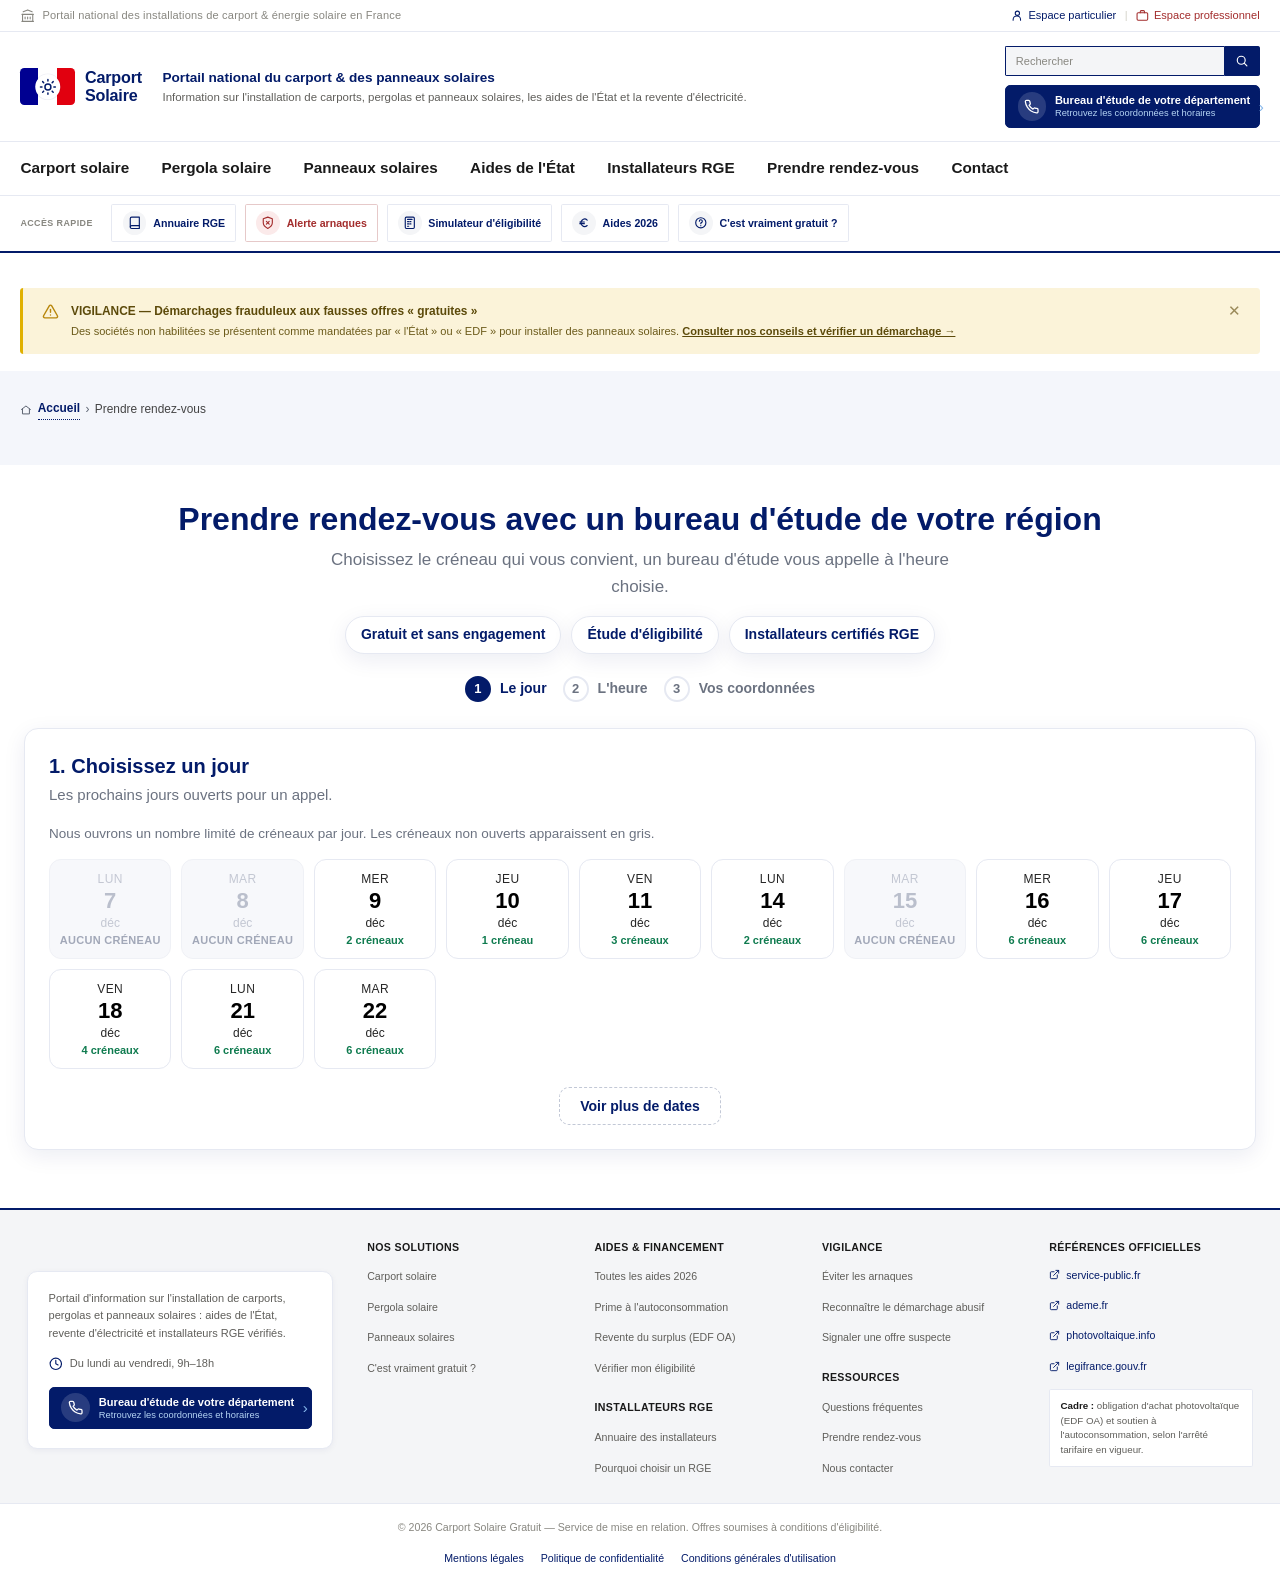
<file: rendez-vous.html>
<!DOCTYPE html>
<html lang="fr">
<head>
  <meta charset="UTF-8" />
  <meta name="viewport" content="width=device-width, initial-scale=1.0" />
  <title>Prendre rendez-vous avec un bureau d'étude | Carport Solaire Gratuit</title>
  <meta name="description" content="Choisissez un créneau et un bureau d'étude de votre région vous appelle. Étude d'éligibilité gratuite et sans engagement pour votre carport, pergola ou panneaux solaires." />
  <meta name="robots" content="index, follow" />
  <link rel="canonical" href="https://carport-solaire-gratuit.fr/rendez-vous.html" />
  <meta property="og:title" content="Prendre rendez-vous avec un bureau d'étude" />
  <meta property="og:description" content="Choisissez un créneau et un bureau d'étude de votre région vous appelle. Étude d'éligibilité gratuite et sans engagement pour votre carport, pergola ou panneaux solaires." />
  <meta property="og:type" content="website" />
  <meta property="og:locale" content="fr_FR" />
  <meta property="og:url" content="https://carport-solaire-gratuit.fr/rendez-vous.html" />
  <link rel="icon" href="/favicon.ico" sizes="32x32" />
  <link rel="icon" href="/favicon.svg" type="image/svg+xml" />
  <link rel="apple-touch-icon" href="/apple-touch-icon.png" />
  <link rel="manifest" href="/site.webmanifest" />
  <meta name="theme-color" content="#031B69" />
  <link rel="stylesheet" href="styles.css" />
  <!-- Capture de la provenance du visiteur (1re page, persistée pour le formulaire) -->
  <script>(function(){try{if(sessionStorage.getItem("csg_src"))return;var p=new URLSearchParams(location.search),ref=document.referrer||"",src="Direct / inconnu",u=p.get("utm_source");if(u){src=u;}else if(ref){try{var h=new URL(ref).hostname.replace(/^www\./,"");if(h.indexOf("carport-solaire-gratuit.fr")>-1)src="Direct / inconnu";else if(h.indexOf("google")>-1)src="Google";else if(h.indexOf("bing")>-1)src="Bing";else if(h.indexOf("yahoo")>-1)src="Yahoo";else if(h.indexOf("duckduckgo")>-1)src="DuckDuckGo";else if(h.indexOf("qwant")>-1)src="Qwant";else if(h.indexOf("ecosia")>-1)src="Ecosia";else if(h.indexOf("facebook")>-1||h.indexOf("instagram")>-1||h.indexOf("t.co")>-1||h.indexOf("linkedin")>-1)src="Réseaux sociaux";else src=h;}catch(e){}}sessionStorage.setItem("csg_src",JSON.stringify({source:src,referent:ref||"(aucun)",arrivee:location.pathname+location.search,utm:[p.get("utm_source"),p.get("utm_medium"),p.get("utm_campaign")].filter(Boolean).join(" / ")}));}catch(e){}})();</script>
</head>
<body>
<input type="checkbox" id="nav-toggle" class="nav-toggle-cb" aria-hidden="true">
<svg xmlns="http://www.w3.org/2000/svg" style="position:absolute;width:0;height:0;overflow:hidden" aria-hidden="true"><symbol id="i-x" viewBox="0 0 24 24"><path d="M6 6l12 12M18 6L6 18"/></symbol><symbol id="i-sun" viewBox="0 0 24 24"><circle cx="12" cy="12" r="4"/><path d="M12 2v2M12 20v2M4.9 4.9l1.4 1.4M17.7 17.7l1.4 1.4M2 12h2M20 12h2M4.9 19.1l1.4-1.4M17.7 6.3l1.4-1.4"/></symbol><symbol id="i-check" viewBox="0 0 24 24"><path d="M20 6L9 17l-5-5"/></symbol><symbol id="i-check-circle" viewBox="0 0 24 24"><circle cx="12" cy="12" r="9"/><path d="M8.3 12.4l2.5 2.5 5-5"/></symbol><symbol id="i-euro" viewBox="0 0 24 24"><path d="M18 7.2A6.5 6.5 0 1 0 18 16.8"/><path d="M5 10.5h8M5 13.5h8"/></symbol><symbol id="i-car" viewBox="0 0 24 24"><path d="M3 13l2-5.2A2 2 0 0 1 6.9 6.5h10.2A2 2 0 0 1 19 7.8L21 13"/><path d="M3 13h18v4.5H3z"/><circle cx="7.5" cy="17.5" r="1.6"/><circle cx="16.5" cy="17.5" r="1.6"/></symbol><symbol id="i-chart" viewBox="0 0 24 24"><path d="M3 17l6-6 4 4 7-7"/><path d="M17 8h4v4"/></symbol><symbol id="i-clipboard" viewBox="0 0 24 24"><rect x="6" y="4.5" width="12" height="16.5" rx="2"/><path d="M9 4.5h6v2.5H9z"/><path d="M9 11h6M9 15h4"/></symbol><symbol id="i-pergola" viewBox="0 0 24 24"><path d="M3 9l9-5 9 5"/><path d="M5 9v11M19 9v11M3.5 20h17"/><path d="M5 9h14"/></symbol><symbol id="i-panel" viewBox="0 0 24 24"><rect x="3" y="4" width="18" height="12" rx="1"/><path d="M3 8h18M3 12h18M9 4v12M15 4v12M12 16v4M8.5 20h7"/></symbol><symbol id="i-pin" viewBox="0 0 24 24"><path d="M12 21s7-6.3 7-11a7 7 0 1 0-14 0c0 4.7 7 11 7 11z"/><circle cx="12" cy="10" r="2.5"/></symbol><symbol id="i-phone" viewBox="0 0 24 24"><path d="M5 4h3l1.8 4.6-2 1.4a11 11 0 0 0 5.2 5.2l1.4-2L19 19v3a1 1 0 0 1-1 1A16 16 0 0 1 4 7a1 1 0 0 1 1-1z"/></symbol><symbol id="i-link" viewBox="0 0 24 24"><path d="M14 4h6v6"/><path d="M20 4l-9 9"/><path d="M18 14v5a1 1 0 0 1-1 1H5a1 1 0 0 1-1-1V7a1 1 0 0 1 1-1h5"/></symbol><symbol id="i-shield" viewBox="0 0 24 24"><path d="M12 3l7 3v6c0 4.5-3 7.6-7 9-4-1.4-7-4.5-7-9V6z"/></symbol><symbol id="i-help" viewBox="0 0 24 24"><circle cx="12" cy="12" r="9"/><path d="M9.5 9.3a2.6 2.6 0 1 1 3.6 2.4c-.9.4-1.1 1-1.1 1.8"/><path d="M12 17h.01"/></symbol><symbol id="i-search" viewBox="0 0 24 24"><circle cx="11" cy="11" r="7"/><path d="M21 21l-4.3-4.3"/></symbol><symbol id="i-calendar" viewBox="0 0 24 24"><rect x="4" y="5" width="16" height="16" rx="2"/><path d="M4 9.5h16M8 3v4M16 3v4"/></symbol><symbol id="i-lock" viewBox="0 0 24 24"><rect x="5" y="11" width="14" height="9" rx="2"/><path d="M8 11V8a4 4 0 0 1 8 0v3"/></symbol><symbol id="i-star" viewBox="0 0 24 24"><path d="M12 3l2.9 5.9 6.5.9-4.7 4.6 1.1 6.5L12 18.8 6.2 21.9l1.1-6.5L2.6 10.7l6.5-.9z"/></symbol><symbol id="i-home" viewBox="0 0 24 24"><path d="M3 11l9-7 9 7"/><path d="M5 10v10h14V10"/></symbol><symbol id="i-alert" viewBox="0 0 24 24"><path d="M12 3.5l9 16.5H3z"/><path d="M12 10v4.2"/><path d="M12 17.3h.01"/></symbol></svg>
  <!-- EN-TÊTE PORTAIL -->
  <div class="pf-desktop">
    <div class="pf-gouvbar-wrap"><div class="pf-gouvbar">
      <span class="pf-gouvbar-left">
        <svg class="pf-gouvbar-icon" viewBox="0 0 24 24" width="18" height="18" fill="none" stroke="currentColor" stroke-width="1.7" stroke-linecap="round" stroke-linejoin="round" aria-hidden="true"><path d="M3 21h18"/><path d="M3 10h18"/><path d="M5 6l7-3 7 3"/><path d="M4 10v11"/><path d="M20 10v11"/><path d="M8 14v3"/><path d="M12 14v3"/><path d="M16 14v3"/></svg>
        <span class="pf-gouvbar-text-left">Portail national des installations de carport &amp; énergie solaire en France</span>
      </span>
      <span class="pf-gouvbar-links">
        <a href="espace.html#particulier" class="pf-util-link"><svg viewBox="0 0 24 24" width="15" height="15" fill="none" stroke="currentColor" stroke-width="2" stroke-linecap="round" stroke-linejoin="round" aria-hidden="true"><circle cx="12" cy="8" r="4"/><path d="M4 21v-1a7 7 0 0 1 14 0v1"/></svg>Espace particulier</a>
        <span class="pf-gouvbar-divider">|</span>
        <a href="espace.html#professionnel" class="pf-util-link pf-util-link-pro"><svg viewBox="0 0 24 24" width="15" height="15" fill="none" stroke="currentColor" stroke-width="2" stroke-linecap="round" stroke-linejoin="round" aria-hidden="true"><rect x="2" y="7" width="20" height="14" rx="2"/><path d="M8 7V5a2 2 0 0 1 2-2h4a2 2 0 0 1 2 2v2"/></svg>Espace professionnel</a>
      </span>
    </div></div>

    <div class="pf-id-wrap"><div class="pf-id">
      <a href="index.html" class="pf-logo-link">
        <span class="pf-logo-mark"><svg viewBox="0 0 24 24" fill="none" stroke="currentColor" stroke-width="2" stroke-linecap="round" stroke-linejoin="round" aria-hidden="true"><circle cx="12" cy="12" r="4"/><path d="M12 2v2M12 20v2M4.9 4.9l1.4 1.4M17.7 17.7l1.4 1.4M2 12h2M20 12h2M4.9 19.1l1.4-1.4M17.7 6.3l1.4-1.4"/></svg></span>
        <span class="pf-logo-wm"><span class="pf-logo-wm-1">Carport</span><span class="pf-logo-wm-1">Solaire</span></span>
      </a>
      <div class="pf-id-text">
        <span class="pf-id-title">Portail national du carport &amp; des panneaux solaires</span>
        <span class="pf-id-sub">Information sur l'installation de carports, pergolas et panneaux solaires, les aides de l'État et la revente d'électricité.</span>
      </div>
      <div class="pf-id-utils">
        <form class="pf-search" role="search" onsubmit="return pfSearch(this)">
          <input type="search" name="q" placeholder="Rechercher" aria-label="Rechercher sur le site">
          <button type="submit" aria-label="Rechercher"><svg viewBox="0 0 24 24" width="16" height="16" fill="none" stroke="currentColor" stroke-width="2" stroke-linecap="round" stroke-linejoin="round" aria-hidden="true"><circle cx="11" cy="11" r="7"/><path d="M21 21l-4.3-4.3"/></svg></button>
        </form>
        <a class="contact-cta" href="contact.html"><span class="cc-ico"><svg viewBox="0 0 24 24" fill="none" stroke="currentColor" stroke-width="2" stroke-linecap="round" stroke-linejoin="round" aria-hidden="true"><path d="M22 16.92v3a2 2 0 0 1-2.18 2 19.8 19.8 0 0 1-8.63-3.07 19.5 19.5 0 0 1-6-6 19.8 19.8 0 0 1-3.07-8.67A2 2 0 0 1 4.11 2h3a2 2 0 0 1 2 1.72c.13.96.36 1.9.7 2.81a2 2 0 0 1-.45 2.11L8.09 9.91a16 16 0 0 0 6 6l1.27-1.27a2 2 0 0 1 2.11-.45c.9.34 1.85.57 2.81.7A2 2 0 0 1 22 16.92z"/></svg></span><span class="cc-txt"><span class="cc-title">Bureau d'étude de votre département</span><span class="cc-sub">Retrouvez les coordonnées et horaires</span></span><span class="cc-chev">›</span></a>
      </div>
    </div></div>

    <div class="pf-mainbar-wrap"><div class="pf-mainbar">
      <nav class="pf-nav" aria-label="Navigation principale"><ul class="pf-menu">
        <li class="pf-has-sub">
          <a href="index.html" class="pf-parent" role="button" aria-haspopup="true">Carport solaire</a>
          <ul class="pf-sub">
            <li><a href="index.html">Pourquoi un carport solaire</a></li>
            <li><a href="carport-solaire-gratuit-verite.html">C'est vraiment gratuit ?</a></li>
            <li><a href="index.html#simulateur">Vérifier mon éligibilité</a></li>
            <li><a href="index.html#faq">Questions fréquentes</a></li>
          </ul>
        </li>
        <li><a href="pergola-solaire.html">Pergola solaire</a></li>
        <li><a href="panneaux-solaires.html">Panneaux solaires</a></li>
        <li><a href="aides.html">Aides de l'État</a></li>
        <li><a href="annuaire-rge.html">Installateurs RGE</a></li>
        <li><a href="rendez-vous.html">Prendre rendez-vous</a></li>
        <li><a href="contact.html">Contact</a></li>
      </ul></nav>
    </div></div>

    <div class="pf-actions-wrap"><div class="pf-actions">
      <div class="pf-quick">
        <span class="pf-quick-label">Accès rapide</span>
        <a class="pf-card" href="annuaire-rge.html"><span class="pf-card-ico pf-card-ico-blue"><svg viewBox="0 0 24 24" width="16" height="16" fill="none" stroke="currentColor" stroke-width="2" stroke-linecap="round" stroke-linejoin="round" aria-hidden="true"><path d="M4 19.5A2.5 2.5 0 0 1 6.5 17H20"/><path d="M6.5 2H20v20H6.5A2.5 2.5 0 0 1 4 19.5v-15A2.5 2.5 0 0 1 6.5 2z"/></svg></span><span class="pf-card-title pf-blue">Annuaire RGE</span></a>
        <a class="pf-card pf-card-alert" href="demarchage.html"><span class="pf-card-ico pf-card-ico-red"><svg viewBox="0 0 24 24" width="16" height="16" fill="none" stroke="currentColor" stroke-width="2" stroke-linecap="round" stroke-linejoin="round" aria-hidden="true"><path d="M12 22s8-4 8-10V5l-8-3-8 3v7c0 6 8 10 8 10z"/><path d="M9.5 9.5l5 5"/><path d="M14.5 9.5l-5 5"/></svg></span><span class="pf-card-title pf-red">Alerte arnaques</span></a>
        <a class="pf-card" href="index.html#simulateur"><span class="pf-card-ico pf-card-ico-blue"><svg viewBox="0 0 24 24" width="16" height="16" fill="none" stroke="currentColor" stroke-width="2" stroke-linecap="round" stroke-linejoin="round" aria-hidden="true"><rect x="4" y="2" width="16" height="20" rx="2"/><line x1="8" y1="6" x2="16" y2="6"/><line x1="8" y1="10" x2="10" y2="10"/><line x1="12" y1="10" x2="14" y2="10"/><line x1="8" y1="14" x2="10" y2="14"/><line x1="12" y1="14" x2="14" y2="14"/><line x1="8" y1="18" x2="10" y2="18"/></svg></span><span class="pf-card-title pf-blue">Simulateur d'éligibilité</span></a>
        <a class="pf-card" href="aides.html"><span class="pf-card-ico pf-card-ico-blue"><svg viewBox="0 0 24 24" width="16" height="16" fill="none" stroke="currentColor" stroke-width="2" stroke-linecap="round" stroke-linejoin="round" aria-hidden="true"><path d="M18 7.2A6.5 6.5 0 1 0 18 16.8"/><path d="M5 10.5h8M5 13.5h8"/></svg></span><span class="pf-card-title pf-blue">Aides 2026</span></a>
        <a class="pf-card" href="carport-solaire-gratuit-verite.html"><span class="pf-card-ico pf-card-ico-blue"><svg viewBox="0 0 24 24" width="16" height="16" fill="none" stroke="currentColor" stroke-width="2" stroke-linecap="round" stroke-linejoin="round" aria-hidden="true"><circle cx="12" cy="12" r="9"/><path d="M9.5 9.3a2.6 2.6 0 1 1 3.6 2.4c-.9.4-1.1 1-1.1 1.8"/><path d="M12 17h.01"/></svg></span><span class="pf-card-title pf-blue">C'est vraiment gratuit ?</span></a>
      </div>
    </div></div>
  </div>

  <!-- EN-TÊTE MOBILE -->
  <div class="pfm-wrap">
    <div class="pfm-bar">
      <a href="index.html" class="pfm-id-link">
        <span class="pfm-logo-mark"><svg viewBox="0 0 24 24" fill="none" stroke="currentColor" stroke-width="2" stroke-linecap="round" stroke-linejoin="round" aria-hidden="true"><circle cx="12" cy="12" r="4"/><path d="M12 2v2M12 20v2M4.9 4.9l1.4 1.4M17.7 17.7l1.4 1.4M2 12h2M20 12h2M4.9 19.1l1.4-1.4M17.7 6.3l1.4-1.4"/></svg></span>
        <span class="pfm-id-txt"><span class="pfm-id-title">Carport Solaire</span></span>
      </a>
      <button class="pfm-burger" id="pfmBurger" aria-label="Ouvrir le menu" aria-expanded="false"><span></span><span></span><span></span></button>
    </div>
    <div class="pfm-panel" id="pfmPanel">
      <form class="pfm-search" role="search" onsubmit="return pfSearch(this)">
        <input type="search" name="q" placeholder="Rechercher sur le site" aria-label="Rechercher sur le site">
        <button type="submit" aria-label="Rechercher"><svg viewBox="0 0 24 24" width="18" height="18" fill="none" stroke="currentColor" stroke-width="2" stroke-linecap="round" stroke-linejoin="round" aria-hidden="true"><circle cx="11" cy="11" r="7"/><path d="M21 21l-4.3-4.3"/></svg></button>
      </form>
      <div class="pfm-quick">
        <a class="pfm-quick-card" href="annuaire-rge.html"><span class="pfm-quick-ico pfm-quick-ico-blue"><svg viewBox="0 0 24 24" width="16" height="16" fill="none" stroke="currentColor" stroke-width="2" stroke-linecap="round" stroke-linejoin="round" aria-hidden="true"><path d="M4 19.5A2.5 2.5 0 0 1 6.5 17H20"/><path d="M6.5 2H20v20H6.5A2.5 2.5 0 0 1 4 19.5v-15A2.5 2.5 0 0 1 6.5 2z"/></svg></span>Annuaire RGE</a>
        <a class="pfm-quick-card pfm-quick-card-alert" href="demarchage.html"><span class="pfm-quick-ico pfm-quick-ico-red"><svg viewBox="0 0 24 24" width="16" height="16" fill="none" stroke="currentColor" stroke-width="2" stroke-linecap="round" stroke-linejoin="round" aria-hidden="true"><path d="M12 22s8-4 8-10V5l-8-3-8 3v7c0 6 8 10 8 10z"/><path d="M9.5 9.5l5 5"/><path d="M14.5 9.5l-5 5"/></svg></span>Alerte arnaques</a>
        <a class="pfm-quick-card" href="index.html#simulateur"><span class="pfm-quick-ico pfm-quick-ico-blue"><svg viewBox="0 0 24 24" width="16" height="16" fill="none" stroke="currentColor" stroke-width="2" stroke-linecap="round" stroke-linejoin="round" aria-hidden="true"><rect x="4" y="2" width="16" height="20" rx="2"/><line x1="8" y1="6" x2="16" y2="6"/><line x1="8" y1="10" x2="10" y2="10"/><line x1="8" y1="14" x2="10" y2="14"/><line x1="8" y1="18" x2="10" y2="18"/></svg></span>Simulateur</a>
        <a class="pfm-quick-card" href="aides.html"><span class="pfm-quick-ico pfm-quick-ico-blue"><svg viewBox="0 0 24 24" width="16" height="16" fill="none" stroke="currentColor" stroke-width="2" stroke-linecap="round" stroke-linejoin="round" aria-hidden="true"><path d="M18 7.2A6.5 6.5 0 1 0 18 16.8"/><path d="M5 10.5h8M5 13.5h8"/></svg></span>Aides 2026</a>
      </div>
      <nav class="pfm-nav">
        <div class="pfm-acc">
          <button class="pfm-acc-head" type="button">Carport solaire <span class="pfm-chev">▾</span></button>
          <div class="pfm-acc-body">
            <a href="index.html">Pourquoi un carport solaire</a>
            <a href="carport-solaire-gratuit-verite.html">C'est vraiment gratuit ?</a>
            <a href="index.html#simulateur">Vérifier mon éligibilité</a>
            <a href="index.html#faq">Questions fréquentes</a>
          </div>
        </div>
        <div class="pfm-acc"><a class="pfm-acc-head pfm-acc-link" href="pergola-solaire.html">Pergola solaire</a></div>
        <div class="pfm-acc"><a class="pfm-acc-head pfm-acc-link" href="panneaux-solaires.html">Panneaux solaires</a></div>
        <div class="pfm-acc"><a class="pfm-acc-head pfm-acc-link" href="aides.html">Aides de l'État</a></div>
        <div class="pfm-acc"><a class="pfm-acc-head pfm-acc-link" href="annuaire-rge.html">Installateurs RGE</a></div>
        <div class="pfm-acc"><a class="pfm-acc-head pfm-acc-link" href="rendez-vous.html">Prendre rendez-vous</a></div>
        <div class="pfm-acc"><a class="pfm-acc-head pfm-acc-link" href="contact.html">Contact</a></div>
      </nav>
      <div class="pfm-links">
        <a href="espace.html#particulier" class="pfm-util-link"><svg viewBox="0 0 24 24" width="16" height="16" fill="none" stroke="currentColor" stroke-width="2" stroke-linecap="round" stroke-linejoin="round" aria-hidden="true"><circle cx="12" cy="8" r="4"/><path d="M4 21v-1a7 7 0 0 1 14 0v1"/></svg>Espace particulier</a>
        <a href="espace.html#professionnel" class="pfm-util-link pfm-util-link-pro"><svg viewBox="0 0 24 24" width="16" height="16" fill="none" stroke="currentColor" stroke-width="2" stroke-linecap="round" stroke-linejoin="round" aria-hidden="true"><rect x="2" y="7" width="20" height="14" rx="2"/><path d="M8 7V5a2 2 0 0 1 2-2h4a2 2 0 0 1 2 2v2"/></svg>Espace professionnel</a>
      </div>
      <a class="pfm-cta" href="contact.html"><span class="pfm-cta-ico"><svg viewBox="0 0 24 24" fill="none" stroke="currentColor" stroke-width="2" stroke-linecap="round" stroke-linejoin="round" aria-hidden="true"><path d="M22 16.92v3a2 2 0 0 1-2.18 2 19.8 19.8 0 0 1-8.63-3.07 19.5 19.5 0 0 1-6-6 19.8 19.8 0 0 1-3.07-8.67A2 2 0 0 1 4.11 2h3a2 2 0 0 1 2 1.72c.13.96.36 1.9.7 2.81a2 2 0 0 1-.45 2.11L8.09 9.91a16 16 0 0 0 6 6l1.27-1.27a2 2 0 0 1 2.11-.45c.9.34 1.85.57 2.81.7A2 2 0 0 1 22 16.92z"/></svg></span><span class="pfm-cta-txt"><span class="pfm-cta-title">Bureau d'étude de votre département</span><span class="pfm-cta-sub">Retrouvez les coordonnées et horaires</span></span></a>
    </div>
  </div>

  <script>
  (function(){
    var b=document.getElementById("pfmBurger"), p=document.getElementById("pfmPanel");
    if(b&&p){b.addEventListener("click",function(){var o=p.classList.toggle("is-open");b.classList.toggle("is-open",o);b.setAttribute("aria-expanded",o?"true":"false");b.setAttribute("aria-label",o?"Fermer le menu":"Ouvrir le menu");});}
    document.querySelectorAll(".pfm-acc-head").forEach(function(h){if(h.tagName==="BUTTON"){h.addEventListener("click",function(){h.parentElement.classList.toggle("is-open");});}});
    document.querySelectorAll(".pf-parent").forEach(function(l){l.addEventListener("click",function(e){e.preventDefault();});});
  })();
  function pfSearch(f){var q=((f.q&&f.q.value)||"").trim();if(q){window.location.href="https://www.google.com/search?q="+encodeURIComponent("site:carport-solaire-gratuit.fr "+q);}return false;}
  </script>

  <div class="pf-alerte-bar"><div class="pf-alerte-wrap">
    <div class="pf-alerte" id="pf-alerte-demarchage">
      <span class="pf-alerte-icone"><svg viewBox="0 0 24 24" fill="none" stroke="currentColor" stroke-width="2" stroke-linecap="round" stroke-linejoin="round" aria-hidden="true"><path d="m21.73 18-8-14a2 2 0 0 0-3.48 0l-8 14A2 2 0 0 0 4 21h16a2 2 0 0 0 1.73-3Z"/><line x1="12" y1="9" x2="12" y2="13"/><line x1="12" y1="17" x2="12.01" y2="17"/></svg></span>
      <div class="pf-alerte-texte">
        <div class="pf-alerte-titre">VIGILANCE — Démarchages frauduleux aux fausses offres « gratuites »</div>
        <div class="pf-alerte-sous">Des sociétés non habilitées se présentent comme mandatées par « l'État » ou « EDF » pour installer des panneaux solaires. <a href="demarchage.html">Consulter nos conseils et vérifier un démarchage →</a></div>
      </div>
      <span class="pf-alerte-close" onclick="document.getElementById('pf-alerte-demarchage').style.display='none'">✕</span>
    </div>
  </div></div>
  <!-- EN-TÊTE ARTICLE -->
  <section class="art-hero">
    <div class="art-wrap">
      <nav class="art-breadcrumb" aria-label="Fil d'Ariane">
        <svg class="bc-ico" viewBox="0 0 24 24" fill="none" stroke="currentColor" stroke-width="2" stroke-linecap="round" stroke-linejoin="round" aria-hidden="true"><path d="M3 11l9-7 9 7"/><path d="M5 10v10h14V10"/></svg>
        <a href="index.html">Accueil</a><span class="bc-sep">›</span><span>Prendre rendez-vous</span>
      </nav>
    </div>
  </section>

<style>
  .rdv-wrap{
    --marine:#031b69; --marine-2:#0a2a8c; --marine-soft:#eef1fb;
    --texte:#1f2a44; --muted:#6b7280; --ligne:#e6e9f2;
    --ok:#0f7b4f; --ok-soft:#e7f5ee;
    --carte:#ffffff; --radius:14px;
    --ombre:0 6px 22px rgba(3,27,105,.08);
    max-width:1600px;margin:0 auto;padding:8px 24px 40px;
    color:var(--texte);
    font-family:-apple-system,"Segoe UI",Roboto,Arial,Helvetica,sans-serif;line-height:1.55}
  .rdv-wrap *{box-sizing:border-box}

  .rdv-head{text-align:center;margin-bottom:22px}
  .rdv-head h1{color:var(--marine);font-size:32px;line-height:1.15;margin:0 0 10px}
  .rdv-head p{color:var(--muted);font-size:17px;max-width:640px;margin:0 auto}
  .rdv-badges{display:flex;gap:10px;justify-content:center;flex-wrap:wrap;margin-top:16px}
  .rdv-badge{background:#fff;border:1px solid var(--ligne);border-radius:999px;
    padding:7px 15px;font-size:14px;color:var(--marine);font-weight:600;box-shadow:var(--ombre)}

  .rdv-steps{display:flex;gap:8px;justify-content:center;margin:22px 0 26px;flex-wrap:wrap}
  .rdv-step{display:flex;align-items:center;gap:9px;font-size:14px;color:var(--muted);font-weight:600}
  .rdv-step .num{width:26px;height:26px;border-radius:50%;background:#fff;border:2px solid var(--ligne);
    display:flex;align-items:center;justify-content:center;font-size:13px;color:var(--muted)}
  .rdv-step.active{color:var(--marine)}
  .rdv-step.active .num{background:var(--marine);border-color:var(--marine);color:#fff}
  .rdv-step.done .num{background:var(--ok);border-color:var(--ok);color:#fff}
  .rdv-step .sep{width:26px;height:2px;background:var(--ligne)}

  .rdv-card{background:var(--carte);border:1px solid var(--ligne);border-radius:var(--radius);
    box-shadow:var(--ombre);padding:24px;margin-bottom:18px}
  .rdv-card h2{color:var(--marine);font-size:20px;margin:0 0 4px}
  .rdv-card .sous{color:var(--muted);font-size:15px;margin:0 0 18px}

  .rdv-jours{display:grid;grid-template-columns:repeat(auto-fill,minmax(112px,1fr));gap:10px}
  .rdv-jour{border:1.5px solid var(--ligne);background:#fff;border-radius:12px;padding:12px 6px;
    text-align:center;cursor:pointer;transition:.15s;font-family:inherit}
  .rdv-jour:hover{border-color:var(--marine);background:var(--marine-soft)}
  .rdv-jour.sel{border-color:var(--marine);background:var(--marine);color:#fff}
  .rdv-jour .jsem{display:block;font-size:12px;text-transform:uppercase;letter-spacing:.4px;opacity:.85}
  .rdv-jour .jnum{display:block;font-size:22px;font-weight:800;margin:2px 0}
  .rdv-jour .jmois{display:block;font-size:12px;opacity:.85}
  .rdv-jour .jdispo{display:block;font-size:11px;margin-top:4px;color:var(--ok);font-weight:700}
  .rdv-jour.sel .jdispo{color:#c9f5df}
  .rdv-jour.ferme{cursor:not-allowed;background:#f6f7fb;border-color:#eceef4;opacity:.8}
  .rdv-jour.ferme:hover{border-color:#eceef4;background:#f6f7fb}
  .rdv-jour.ferme .jnum,.rdv-jour.ferme .jsem,.rdv-jour.ferme .jmois{color:#aab0c0}
  .rdv-jour .jdispo.ferme{color:#8b93a7;font-weight:800;text-transform:uppercase;letter-spacing:.3px}
  .rdv-plus{grid-column:1 / -1;justify-self:center;margin-top:8px;border:1.5px dashed #c2c8d6;
    background:#fff;color:var(--marine);border-radius:10px;padding:10px 20px;font-weight:700;
    cursor:pointer;font-family:inherit;font-size:14px;transition:.15s}
  .rdv-plus:hover{border-color:var(--marine);background:var(--marine-soft)}

  .rdv-note{font-size:13.5px;color:var(--muted);margin:0 0 14px}

  .rdv-heures{display:grid;grid-template-columns:repeat(auto-fill,minmax(84px,1fr));gap:9px}
  .rdv-heure{border:1.5px solid var(--ligne);background:#fff;border-radius:10px;padding:11px 4px;
    text-align:center;cursor:pointer;font-weight:700;color:var(--marine);transition:.15s;font-family:inherit;font-size:15px}
  .rdv-heure:hover{border-color:var(--marine);background:var(--marine-soft)}
  .rdv-heure.sel{background:var(--marine);border-color:var(--marine);color:#fff}
  .rdv-heure.ferme{background:#f3f4f8;border-color:#e9ecf4;color:#b2b8c8;cursor:not-allowed;font-weight:700}
  .rdv-heure.ferme:hover{background:#f3f4f8;border-color:#e9ecf4}
  .rdv-heure.ferme .cpl{display:block;font-size:9px;font-weight:800;letter-spacing:.3px;text-transform:uppercase;color:#8b93a7;margin-top:2px}

  .rdv-publics{display:grid;grid-template-columns:1fr 1fr;gap:14px}
  .rdv-public{border:1.5px solid var(--ligne);border-radius:12px;padding:18px;cursor:pointer;
    transition:.15s;background:#fff}
  .rdv-public:hover{border-color:var(--marine);background:var(--marine-soft)}
  .rdv-public.sel{border-color:var(--marine);background:var(--marine-soft);box-shadow:0 0 0 3px rgba(3,27,105,.12)}
  .rdv-public .ptit{font-weight:800;color:var(--marine);margin:0 0 4px;font-size:16px}
  .rdv-public .psou{font-size:13.5px;color:var(--muted)}

  .rdv-form{margin-top:20px;display:none}
  .rdv-form.on{display:block}
  .rdv-grid{display:grid;grid-template-columns:repeat(3,1fr);gap:14px}
  @media(min-width:621px) and (max-width:1000px){.rdv-grid{grid-template-columns:1fr 1fr}}
  .rdv-champ{display:flex;flex-direction:column;gap:5px}
  .rdv-champ.full{grid-column:1 / -1}
  .rdv-champ label{font-size:13.5px;font-weight:600;color:var(--texte)}
  .rdv-champ label .req{color:#c0392b}
  .rdv-champ label .petit{font-weight:400;color:var(--muted);font-size:12.5px}
  .rdv-champ input,.rdv-champ select,.rdv-champ textarea{
    border:1.5px solid var(--ligne);border-radius:10px;padding:11px 12px;font-size:15px;
    font-family:inherit;color:var(--texte);background:#fff;width:100%}
  .rdv-champ input:focus,.rdv-champ select:focus,.rdv-champ textarea:focus{
    outline:none;border-color:var(--marine);box-shadow:0 0 0 3px rgba(3,27,105,.10)}
  .rdv-champ textarea{min-height:92px;resize:vertical}
  .rdv-cases{display:flex;flex-wrap:wrap;gap:10px}
  .rdv-case{display:flex;align-items:center;gap:7px;border:1.5px solid var(--ligne);border-radius:10px;
    padding:9px 13px;cursor:pointer;font-size:14.5px;background:#fff;transition:.15s}
  .rdv-case:hover{border-color:var(--marine);background:var(--marine-soft)}
  .rdv-case input{width:auto;margin:0}
  .rdv-siren-note{font-size:12.5px;color:var(--muted);margin-top:4px}
  .rdv-recherche{position:relative}
  .rdv-suggest{position:absolute;left:0;right:0;top:100%;z-index:30;background:#fff;border:1.5px solid var(--ligne);
    border-radius:10px;box-shadow:var(--ombre);margin-top:4px;max-height:300px;overflow:auto;display:none}
  .rdv-suggest.on{display:block}
  .rdv-suggest button{display:block;width:100%;text-align:left;border:0;border-bottom:1px solid #f0f2f8;
    background:#fff;padding:10px 12px;cursor:pointer;font-family:inherit}
  .rdv-suggest button:last-child{border-bottom:0}
  .rdv-suggest button:hover{background:var(--marine-soft)}
  .rdv-suggest .snom{font-weight:700;color:var(--marine);font-size:14px}
  .rdv-suggest .sinfo{font-size:12.5px;color:var(--muted)}
  .rdv-suggest .svide{padding:11px 12px;color:var(--muted);font-size:13px}
  .rdv-region{grid-column:1 / -1;background:var(--marine-soft);border:1px solid #d7ddf6;border-radius:12px;
    padding:12px 14px;font-size:14px;color:var(--texte);display:none;line-height:1.5}
  .rdv-region.on{display:block}
  .rdv-region strong{color:var(--marine)}
  .rdv-hp{position:absolute;left:-9999px;width:1px;height:1px;overflow:hidden}
  .rdv-consent{font-size:12.5px;color:var(--muted);margin:14px 0 0}

  .rdv-recap{background:var(--marine-soft);border:1px solid #d7ddf6;border-radius:12px;
    padding:14px 16px;margin-top:18px;font-size:15px;display:none}
  .rdv-recap.on{display:block}
  .rdv-recap b{color:var(--marine)}
  .rdv-erreur{background:#fdecea;border:1px solid #f5c6cb;color:#8a1f1f;border-radius:10px;
    padding:12px 14px;margin-top:14px;font-size:14px;display:none}
  .rdv-erreur.on{display:block}
  .rdv-cta{display:block;width:100%;margin-top:18px;background:var(--marine);color:#fff;border:0;
    border-radius:12px;padding:16px;font-size:17px;font-weight:800;cursor:pointer;font-family:inherit;transition:.15s}
  .rdv-cta:hover{background:var(--marine-2)}
  .rdv-cta:disabled{background:#aeb6d4;cursor:not-allowed}

  .rdv-info{color:var(--muted);font-size:15px;padding:6px 2px}

  .rdv-confirm{display:none;text-align:center;padding:34px 24px}
  .rdv-confirm.on{display:block}
  .rdv-confirm .rond{width:78px;height:78px;border-radius:50%;background:var(--ok-soft);
    display:flex;align-items:center;justify-content:center;margin:0 auto 18px}
  .rdv-confirm .rond svg{width:40px;height:40px}
  .rdv-confirm h2{color:var(--ok);font-size:26px;margin:0 0 10px}
  .rdv-confirm p{font-size:17px;color:var(--texte);max-width:520px;margin:0 auto 8px}
  .rdv-confirm .quand{background:var(--marine);color:#fff;border-radius:12px;padding:14px 20px;
    display:inline-block;font-size:18px;font-weight:800;margin:10px 0 18px}
  .rdv-confirm .petit{font-size:14px;color:var(--muted)}
  .rdv-tel{white-space:nowrap}

  .rdv-masque{display:none}
  @media(max-width:620px){
    .rdv-head h1{font-size:26px}
    .rdv-grid,.rdv-publics{grid-template-columns:1fr}
    .rdv-card{padding:18px}
    .rdv-step .lib{display:none}
  }
</style>

<div class="rdv-wrap">

  <div class="rdv-head">
    <h1>Prendre rendez-vous avec un bureau d'étude de votre région</h1>
    <p>Choisissez le créneau qui vous convient, un bureau d'étude vous appelle à l'heure choisie.</p>
    <div class="rdv-badges">
      <span class="rdv-badge">Gratuit et sans engagement</span>
      <span class="rdv-badge">Étude d'éligibilité</span>
      <span class="rdv-badge">Installateurs certifiés RGE</span>
    </div>
  </div>

  <div class="rdv-steps" id="fil">
    <div class="rdv-step active" data-s="1"><span class="num">1</span><span class="lib">Le jour</span></div>
    <span class="sep"></span>
    <div class="rdv-step" data-s="2"><span class="num">2</span><span class="lib">L'heure</span></div>
    <span class="sep"></span>
    <div class="rdv-step" data-s="3"><span class="num">3</span><span class="lib">Vos coordonnées</span></div>
  </div>

  <div class="rdv-card" id="carte-jour">
    <h2>1. Choisissez un jour</h2>
    <p class="sous">Les prochains jours ouverts pour un appel.</p>
    <p class="rdv-note">Nous ouvrons un nombre limité de créneaux par jour. Les créneaux non ouverts apparaissent en gris.</p>
    <div class="rdv-jours" id="jours"><div class="rdv-info">Chargement des disponibilités…</div></div>
  </div>

  <div class="rdv-card rdv-masque" id="carte-heure">
    <h2>2. Choisissez une heure</h2>
    <p class="sous" id="heure-sous">Créneaux ouverts.</p>
    <div class="rdv-heures" id="heures"></div>
  </div>

  <div class="rdv-card rdv-masque" id="carte-form">
    <h2>3. Vos coordonnées</h2>
    <p class="sous">Pour qui prenons-nous ce rendez-vous&nbsp;?</p>

    <div class="rdv-publics">
      <div class="rdv-public" data-public="particulier">
        <div class="ptit">Particulier</div>
        <div class="psou">Vous avez un projet de carport, pergola ou panneaux solaires, ou une question sur les aides de l'État.</div>
      </div>
      <div class="rdv-public" data-public="installateur">
        <div class="ptit">Installateur RGE</div>
        <div class="psou">Vous êtes installateur certifié RGE et souhaitez devenir partenaire pour recevoir des projets.</div>
      </div>
    </div>

    <form class="rdv-form" id="form-particulier" autocomplete="on">
      <div class="rdv-hp"><label>Ne pas remplir<input type="text" name="site_web" tabindex="-1" autocomplete="off"></label></div>
      <div class="rdv-grid">
        <div class="rdv-champ full">
          <label>Votre projet <span class="req">*</span> <span class="petit">(plusieurs choix possibles)</span></label>
          <div class="rdv-cases">
            <label class="rdv-case"><input type="checkbox" name="projet" value="Carport solaire"> Carport solaire</label>
            <label class="rdv-case"><input type="checkbox" name="projet" value="Pergola solaire"> Pergola solaire</label>
            <label class="rdv-case"><input type="checkbox" name="projet" value="Panneaux solaires"> Panneaux solaires</label>
            <label class="rdv-case"><input type="checkbox" name="projet" value="Aides de l'État"> Aides de l'État</label>
          </div>
        </div>
        <div class="rdv-champ">
          <label>Prénom</label>
          <input type="text" name="prenom" autocomplete="given-name">
        </div>
        <div class="rdv-champ">
          <label>Nom</label>
          <input type="text" name="nom" autocomplete="family-name">
        </div>
        <div class="rdv-champ">
          <label>Email</label>
          <input type="email" name="email" autocomplete="email" placeholder="pour recevoir la confirmation">
        </div>
        <div class="rdv-champ">
          <label>Téléphone <span class="req">*</span></label>
          <input type="tel" name="telephone" required autocomplete="tel" placeholder="numéro où vous appeler">
        </div>
        <div class="rdv-champ">
          <label>Code postal <span class="req">*</span></label>
          <input type="text" name="code_postal" required inputmode="numeric" maxlength="5" autocomplete="postal-code" placeholder="ex. 17000">
        </div>
        <div class="rdv-champ">
          <label>Vous êtes</label>
          <select name="statut">
            <option value="">—</option>
            <option>Propriétaire</option>
            <option>Locataire</option>
            <option>En cours d'achat</option>
          </select>
        </div>
        <div class="rdv-region" data-region></div>
        <div class="rdv-champ full">
          <label>Sujet du rendez-vous</label>
          <input type="text" name="sujet" placeholder="ex. Vérifier mon éligibilité au carport solaire">
        </div>
        <div class="rdv-champ full">
          <label>Votre message (facultatif)</label>
          <textarea name="message" placeholder="Quelques mots sur votre projet, si vous le souhaitez."></textarea>
        </div>
      </div>
      <div class="rdv-recap" data-recap></div>
      <div class="rdv-erreur" data-erreur></div>
      <p class="rdv-consent">En validant, vous acceptez d'être appelé au numéro indiqué. Vos informations servent uniquement à préparer et honorer ce rendez-vous.</p>
      <button type="submit" class="rdv-cta" data-cta disabled>Choisissez d'abord un créneau</button>
    </form>

    <form class="rdv-form" id="form-installateur" autocomplete="on">
      <div class="rdv-hp"><label>Ne pas remplir<input type="text" name="site_web" tabindex="-1" autocomplete="off"></label></div>
      <div class="rdv-grid">
        <div class="rdv-champ full rdv-recherche">
          <label>Votre entreprise <span class="req">*</span> <span class="petit">(tapez le nom ou le SIREN, puis choisissez dans la liste)</span></label>
          <input type="text" name="recherche_entreprise" autocomplete="off" placeholder="ex. Solaire Atlantique, ou 652014051">
          <input type="hidden" name="siren">
          <div class="rdv-suggest" data-suggest></div>
          <div class="rdv-siren-note" data-siren-note>Nous récupérons la raison sociale, l'effectif et le code postal via la base publique des entreprises.</div>
        </div>
        <div class="rdv-region" data-region></div>
        <div class="rdv-champ full">
          <label>Raison sociale <span class="req">*</span></label>
          <input type="text" name="societe" required>
        </div>
        <div class="rdv-champ">
          <label>Effectif</label>
          <input type="text" name="effectif" placeholder="ex. 12">
        </div>
        <div class="rdv-champ">
          <label>Code postal <span class="req">*</span></label>
          <input type="text" name="code_postal" required inputmode="numeric" maxlength="5" placeholder="ex. 17000">
        </div>
        <div class="rdv-champ">
          <label>Certification RGE <span class="req">*</span></label>
          <select name="rge" required>
            <option value="">—</option>
            <option>RGE QualiPV</option>
            <option>RGE Quali'ENR (autre)</option>
            <option>RGE Qualibat</option>
            <option>Certification en cours</option>
            <option>Pas encore certifié</option>
          </select>
        </div>
        <div class="rdv-champ full">
          <label>Types de pose assurés <span class="petit">(plusieurs choix possibles)</span></label>
          <div class="rdv-cases">
            <label class="rdv-case"><input type="checkbox" name="pose" value="Carport solaire"> Carport solaire</label>
            <label class="rdv-case"><input type="checkbox" name="pose" value="Pergola solaire"> Pergola solaire</label>
            <label class="rdv-case"><input type="checkbox" name="pose" value="Toiture"> Toiture</label>
            <label class="rdv-case"><input type="checkbox" name="pose" value="Au sol"> Au sol</label>
          </div>
        </div>
        <div class="rdv-champ full">
          <label>Zone d'intervention <span class="petit">(départements couverts)</span></label>
          <input type="text" name="zone" placeholder="ex. 17, 16, 79, 85">
        </div>
        <div class="rdv-champ">
          <label>Prénom</label>
          <input type="text" name="prenom">
        </div>
        <div class="rdv-champ">
          <label>Nom</label>
          <input type="text" name="nom">
        </div>
        <div class="rdv-champ">
          <label>Votre fonction</label>
          <input type="text" name="fonction" placeholder="ex. Gérant">
        </div>
        <div class="rdv-champ">
          <label>Email</label>
          <input type="email" name="email" placeholder="pour recevoir la confirmation">
        </div>
        <div class="rdv-champ">
          <label>Téléphone <span class="req">*</span></label>
          <input type="tel" name="telephone" required placeholder="numéro où vous appeler">
        </div>
        <div class="rdv-champ">
          <label>Portable</label>
          <input type="tel" name="telephone_portable" placeholder="mobile">
        </div>
        <div class="rdv-champ full">
          <label>Votre message (facultatif)</label>
          <textarea name="message" placeholder="Volume de chantiers souhaité, spécialités, zones prioritaires…"></textarea>
        </div>
      </div>
      <div class="rdv-recap" data-recap></div>
      <div class="rdv-erreur" data-erreur></div>
      <p class="rdv-consent">En validant, vous acceptez d'être appelé au numéro indiqué. Vos informations servent uniquement à étudier un partenariat.</p>
      <button type="submit" class="rdv-cta" data-cta disabled>Choisissez d'abord un créneau</button>
    </form>
  </div>

  <div class="rdv-card rdv-masque" id="carte-confirm">
    <div class="rdv-confirm" id="confirm">
      <div class="rond">
        <svg viewBox="0 0 24 24" fill="none" stroke="#0f7b4f" stroke-width="3" stroke-linecap="round" stroke-linejoin="round"><path d="M20 6 9 17l-5-5"/></svg>
      </div>
      <h2>Demande enregistrée</h2>
      <p>Votre demande de rendez-vous nous est bien parvenue.</p>
      <div class="quand" id="confirm-quand"></div>
      <p id="confirm-tel"></p>
      <p class="petit" id="confirm-mail"></p>
    </div>
  </div>

</div>

<script>
(function(){
  var WEB3FORMS_KEY = "0cdc34ca-32fc-4e0e-a353-37cb3d28ec31";
  var choixJour=null, choixCle=null, choixHeure=null, choixPublic=null;

  var fmtJourSem=new Intl.DateTimeFormat('fr-FR',{weekday:'short',timeZone:'UTC'});
  var fmtJourNum=new Intl.DateTimeFormat('fr-FR',{day:'numeric',timeZone:'UTC'});
  var fmtMois=new Intl.DateTimeFormat('fr-FR',{month:'short',timeZone:'UTC'});
  var fmtLong=new Intl.DateTimeFormat('fr-FR',{weekday:'long',day:'numeric',month:'long',timeZone:'UTC'});
  var fmtCle=new Intl.DateTimeFormat('en-CA',{year:'numeric',month:'2-digit',day:'2-digit',timeZone:'Europe/Paris'});
  function dateDe(cle){ return new Date(cle+'T12:00:00Z'); }

  /* =====================================================================
     OUVERTURE DES CRÉNEAUX
     Chaque créneau a un « seuil » exprimé en JOURS. Il est ouvert tant
     qu'il reste plus de jours que son seuil avant la date. En avançant
     dans le temps, les jours proches se ferment donc d'eux-mêmes, sans
     rien stocker. Le tirage du seuil est DÉTERMINISTE : même date + même
     heure => même seuil, donc l'affichage est stable d'une visite à l'autre.
     Réglages : monter PERM_* ou le haut des SEUIL_* pour ouvrir moins.
  ===================================================================== */
  var MATIN=['09:00','09:30','10:00','10:30','11:00','11:30','12:00','12:30'];
  var APREM=['14:00','14:30','15:00','15:30','16:00','16:30','17:00','17:30'];
  var PERM_MATIN=0.60;
  var PERM_APREM=0.20;
  var SEUIL_MATIN=[10,30];
  var SEUIL_APREM=[0,16];
  var FENETRE=60;   /* nombre de jours calendaires proposés */
  var DELAI=1;      /* premier jour proposé : J+1 */

  function _rng(seed){ return function(){ seed|=0; seed=seed+0x6D2B79F5|0;
    var t=Math.imul(seed^seed>>>15,1|seed); t=t+Math.imul(t^t>>>7,61|t)^t;
    return ((t^t>>>14)>>>0)/4294967296; }; }
  function _seed(s){ var h=2166136261; for(var i=0;i<s.length;i++){ h^=s.charCodeAt(i); h=Math.imul(h,16777619); } return h>>>0; }
  function cleAuj(){ return fmtCle.format(new Date()); }
  function joursRestants(cle){
    var a=new Date(cleAuj()+'T12:00:00Z'), b=new Date(cle+'T12:00:00Z');
    return Math.round((b-a)/86400000);
  }
  var _SEUIL={};
  function seuil(cle,t){
    var k=cle+'|'+t; if(_SEUIL[k]!=null) return _SEUIL[k];
    var r=_rng(_seed(k)), matin=(MATIN.indexOf(t)>=0), v;
    if(r() < (matin?PERM_MATIN:PERM_APREM)){ v=9999; }
    else { var rg=matin?SEUIL_MATIN:SEUIL_APREM; v=rg[0]+Math.floor(r()*(rg[1]-rg[0]+1)); }
    _SEUIL[k]=v; return v;
  }
  function estOuvert(cle,t){ return joursRestants(cle) > seuil(cle,t); }
  function nbOuverts(cle){
    var n=0, tous=MATIN.concat(APREM);
    for(var i=0;i<tous.length;i++){ if(estOuvert(cle,tous[i])) n++; }
    return n;
  }

  /* Jours fériés français, calculés pour n'importe quelle année (pas de date en dur) */
  function paques(an){
    var a=an%19,b=Math.floor(an/100),c=an%100,d=Math.floor(b/4),e=b%4,
        f=Math.floor((b+8)/25),g=Math.floor((b-f+1)/3),h=(19*a+b-d-g+15)%30,
        i=Math.floor(c/4),k=c%4,l=(32+2*e+2*i-h-k)%7,m=Math.floor((a+11*h+22*l)/451),
        mois=Math.floor((h+l-7*m+114)/31), jour=((h+l-7*m+114)%31)+1;
    return Date.UTC(an,mois-1,jour);
  }
  function iso(ms){ var d=new Date(ms);
    return d.getUTCFullYear()+'-'+('0'+(d.getUTCMonth()+1)).slice(-2)+'-'+('0'+d.getUTCDate()).slice(-2); }
  var _FERIES={};
  function feries(an){
    if(_FERIES[an]) return _FERIES[an];
    var p=paques(an), J=86400000;
    var l=[an+'-01-01',an+'-05-01',an+'-05-08',an+'-07-14',an+'-08-15',an+'-11-01',an+'-11-11',an+'-12-25',
           iso(p+J), iso(p+39*J), iso(p+50*J)];
    var s={}; l.forEach(function(d){ s[d]=1; });
    _FERIES[an]=s; return s;
  }
  function estFerie(cle){ return !!feries(+cle.slice(0,4))[cle]; }

  function joursProposes(){
    var out=[], auj=new Date(cleAuj()+'T12:00:00Z').getTime(), J=86400000;
    for(var i=DELAI;i<=FENETRE;i++){
      var cle=iso(auj+i*J);
      var dow=new Date(cle+'T12:00:00Z').getUTCDay();
      if(dow===0||dow===6) continue;
      if(estFerie(cle)) continue;
      out.push(cle);
    }
    return out;
  }

  function faireJour(cle){
    var d=dateDe(cle);
    var b=document.createElement('button'); b.className='rdv-jour'; b.type='button';
    var n=nbOuverts(cle);
    b.innerHTML='<span class="jsem">'+fmtJourSem.format(d).replace('.','')+'</span>'+
      '<span class="jnum">'+fmtJourNum.format(d)+'</span>'+
      '<span class="jmois">'+fmtMois.format(d).replace('.','')+'</span>'+
      (n>0 ? '<span class="jdispo">'+n+(n>1?' créneaux':' créneau')+'</span>'
           : '<span class="jdispo ferme">Aucun créneau</span>');
    if(n===0){ b.classList.add('ferme'); b.disabled=true; b.setAttribute('aria-disabled','true'); return b; }
    b.onclick=function(){
      choixCle=cle; choixHeure=null; choixJour=d;
      var t=document.querySelectorAll('.rdv-jour'); for(var i=0;i<t.length;i++)t[i].classList.remove('sel');
      b.classList.add('sel');
      afficherHeures(cle);
      majEtapes(2); majCTA();
      document.getElementById('carte-heure').classList.remove('rdv-masque');
      document.getElementById('carte-heure').scrollIntoView({behavior:'smooth',block:'start'});
    };
    return b;
  }

  function afficherJours(){
    var cles=joursProposes();
    var cont=document.getElementById('jours'); cont.innerHTML='';
    if(!cles.length){ cont.innerHTML='<div class="rdv-info">Aucun créneau ouvert pour le moment. Réessayez plus tard ou appelez-nous au 05 17 94 87 26.</div>'; return; }
    var INIT=12;
    cles.slice(0,INIT).forEach(function(k){ cont.appendChild(faireJour(k)); });
    if(cles.length>INIT){
      var plus=document.createElement('button'); plus.type='button'; plus.className='rdv-plus';
      plus.textContent='Voir plus de dates';
      plus.onclick=function(){
        cles.slice(INIT).forEach(function(k){ cont.insertBefore(faireJour(k), plus); });
        plus.remove();
      };
      cont.appendChild(plus);
    }
  }

  function afficherHeures(cle){
    var cont=document.getElementById('heures'); cont.innerHTML='';
    document.getElementById('heure-sous').textContent='Créneaux du '+fmtLong.format(dateDe(cle))+'.';
    MATIN.concat(APREM).forEach(function(t){
      var b=document.createElement('button'); b.type='button';
      if(estOuvert(cle,t)){
        b.className='rdv-heure'; b.textContent=t;
        b.onclick=function(){
          choixHeure=t;
          var tt=document.querySelectorAll('.rdv-heure'); for(var i=0;i<tt.length;i++)tt[i].classList.remove('sel');
          b.classList.add('sel');
          majEtapes(3); majCTA(); majRecap();
          document.getElementById('carte-form').classList.remove('rdv-masque');
          document.getElementById('carte-form').scrollIntoView({behavior:'smooth',block:'start'});
        };
      } else {
        b.className='rdv-heure ferme'; b.disabled=true; b.setAttribute('aria-disabled','true');
        b.innerHTML=t+'<span class="cpl">Indisponible</span>';
      }
      cont.appendChild(b);
    });
  }

  var pubs=document.querySelectorAll('.rdv-public');
  for(var i=0;i<pubs.length;i++){(function(p){
    p.onclick=function(){
      choixPublic=p.dataset.public;
      for(var j=0;j<pubs.length;j++)pubs[j].classList.remove('sel');
      p.classList.add('sel');
      document.getElementById('form-particulier').classList.toggle('on',choixPublic==='particulier');
      document.getElementById('form-installateur').classList.toggle('on',choixPublic==='installateur');
      majCTA(); majRecap();
    };
  })(pubs[i]);}

  /* Recherche entreprise (base publique) : autocomplétion + remplissage auto */
  var EFFECTIFS={'00':'0 salarié','01':'1 à 2 salariés','02':'3 à 5 salariés','03':'6 à 9 salariés','11':'10 à 19 salariés','12':'20 à 49 salariés','21':'50 à 99 salariés','22':'100 à 199 salariés','31':'200 à 249 salariés','32':'250 à 499 salariés','41':'500 à 999 salariés','42':'1 000 à 1 999 salariés','51':'2 000 à 4 999 salariés','52':'5 000 à 9 999 salariés','53':'10 000 salariés et plus'};
  var rEnt=document.querySelector('input[name="recherche_entreprise"]');
  if(rEnt){(function(inp){
    var f=inp.closest('form');
    var box=f.querySelector('[data-suggest]');
    var note=f.querySelector('[data-siren-note]');
    var minuteur;
    function fermer(){ box.classList.remove('on'); box.innerHTML=''; }
    function choisir(e){
      f.siren.value=e.siren||'';
      inp.value=e.nom_complet||'';
      f.societe.value=e.nom_complet||'';
      var cp=(e.siege&&e.siege.code_postal)?e.siege.code_postal:'';
      if(cp){ f.code_postal.value=cp; afficherRegion(f); }
      var tr=e.tranche_effectif_salarie||(e.siege&&e.siege.tranche_effectif_salarie);
      if(tr && EFFECTIFS[tr] && !f.effectif.value){ f.effectif.value=EFFECTIFS[tr]; }
      fermer();
      note.textContent='Entreprise sélectionnée : '+(e.nom_complet||'')+'. Vérifiez et complétez si besoin.'; note.style.color='#0f7b4f';
    }
    function chercher(q){
      fetch('https://recherche-entreprises.api.gouv.fr/search?q='+encodeURIComponent(q)+'&page=1&per_page=6')
        .then(function(r){return r.json();})
        .then(function(j){
          var res=(j&&j.results)||[];
          box.innerHTML='';
          if(!res.length){ box.innerHTML='<div class="svide">Aucune entreprise trouvée. Vérifiez l\'orthographe ou saisissez le SIREN.</div>'; box.classList.add('on'); return; }
          res.forEach(function(e){
            var b=document.createElement('button'); b.type='button';
            var cp=(e.siege&&e.siege.code_postal)?e.siege.code_postal:'';
            var ville=(e.siege&&e.siege.libelle_commune)?e.siege.libelle_commune:'';
            var lieu=(cp||ville)?(' · '+(cp?cp+' ':'')+ville):'';
            b.innerHTML='<span class="snom">'+(e.nom_complet||'Entreprise')+'</span><br><span class="sinfo">SIREN '+(e.siren||'')+lieu+'</span>';
            b.onmousedown=function(ev){ ev.preventDefault(); choisir(e); };
            box.appendChild(b);
          });
          box.classList.add('on');
        })
        .catch(function(){ box.innerHTML='<div class="svide">Recherche indisponible, réessayez dans un instant.</div>'; box.classList.add('on'); });
    }
    inp.addEventListener('input',function(){
      clearTimeout(minuteur);
      f.siren.value='';
      var q=inp.value.trim();
      if(q.length<3){ fermer(); return; }
      minuteur=setTimeout(function(){ chercher(q); },300);
    });
    inp.addEventListener('blur',function(){ setTimeout(fermer,200); });
  })(rEnt);}

  /* Code postal -> département -> région (affichage du bureau d'étude) */
  var REG={
    'Auvergne-Rhône-Alpes':['01','03','07','15','26','38','42','43','63','69','73','74'],
    'Bourgogne-Franche-Comté':['21','25','39','58','70','71','89','90'],
    'Bretagne':['22','29','35','56'],
    'Centre-Val de Loire':['18','28','36','37','41','45'],
    'Corse':['20'],
    'Grand Est':['08','10','51','52','54','55','57','67','68','88'],
    'Hauts-de-France':['02','59','60','62','80'],
    'Île-de-France':['75','77','78','91','92','93','94','95'],
    'Normandie':['14','27','50','61','76'],
    'Nouvelle-Aquitaine':['16','17','19','23','24','33','40','47','64','79','86','87'],
    'Occitanie':['09','11','12','30','31','32','34','46','48','65','66','81','82'],
    'Pays de la Loire':['44','49','53','72','85'],
    'Provence-Alpes-Côte d\'Azur':['04','05','06','13','83','84'],
    'Guadeloupe':['971'],'Martinique':['972'],'Guyane':['973'],'La Réunion':['974'],'Mayotte':['976']
  };
  var DEPT_REG={}; Object.keys(REG).forEach(function(r){ REG[r].forEach(function(d){ DEPT_REG[d]=r; }); });
  function regionDepuisCP(cp){
    cp=(''+(cp||'')).replace(/\D/g,''); if(cp.length<2) return null;
    var dep;
    if(cp.slice(0,2)==='97' && cp.length>=3) dep=cp.slice(0,3);
    else if(cp.slice(0,2)==='20') dep='20';
    else dep=cp.slice(0,2);
    return DEPT_REG[dep]||null;
  }
  function afficherRegion(f){
    var box=f.querySelector('[data-region]'); if(!box) return;
    var r=regionDepuisCP(f.code_postal?f.code_postal.value:'');
    if(!r){ box.classList.remove('on'); box.innerHTML=''; return; }
    box.innerHTML='<strong>Un bureau d\'étude de votre région vous appellera.</strong> D\'après votre code postal, vous dépendez de la région '+r+'.';
    box.classList.add('on');
  }
  var cps=document.querySelectorAll('input[name="code_postal"]');
  for(var c2=0;c2<cps.length;c2++){(function(inp){
    inp.addEventListener('input',function(){ afficherRegion(inp.closest('form')); });
  })(cps[c2]);}

  function majEtapes(n){
    var st=document.querySelectorAll('.rdv-step');
    for(var i=0;i<st.length;i++){ var k=+st[i].dataset.s; st[i].classList.remove('active','done');
      if(k<n)st[i].classList.add('done'); else if(k===n)st[i].classList.add('active'); }
  }
  function majCTA(){
    var cs=document.querySelectorAll('[data-cta]');
    for(var i=0;i<cs.length;i++){
      if(!choixHeure){ cs[i].disabled=true; cs[i].textContent='Choisissez d\'abord un créneau'; }
      else{ cs[i].disabled=false; cs[i].textContent='Confirmer mon rendez-vous'; }
    }
  }
  function libelleCreneau(){
    return fmtLong.format(dateDe(choixCle))+' à '+choixHeure;
  }
  function majRecap(){
    if(!choixHeure) return;
    var txt='Créneau choisi : <b>'+libelleCreneau()+'</b>';
    var rs=document.querySelectorAll('[data-recap]');
    for(var i=0;i<rs.length;i++){ rs[i].innerHTML=txt; rs[i].classList.add('on'); }
  }

  var forms=document.querySelectorAll('.rdv-form');
  for(var fi=0;fi<forms.length;fi++){(function(f){
    f.onsubmit=function(e){
      e.preventDefault();
      if(f.site_web.value){ return; }
      function fv(n){ var el=f.elements[n]; return el ? (''+el.value).trim() : ''; }
      function coches(n){ var o=[], els=f.querySelectorAll('input[name="'+n+'"]:checked');
        for(var i=0;i<els.length;i++) o.push(els[i].value); return o; }
      var err=f.querySelector('[data-erreur]');
      function stop(msg,n){ if(err){ err.textContent=msg; err.classList.add('on'); }
        var el=n&&f.elements[n]; if(el&&el.focus)el.focus(); }

      if(!choixHeure){ stop('Choisissez d\'abord un jour et une heure.'); return; }
      if(!choixPublic){ stop('Indiquez si vous êtes un particulier ou un installateur RGE.'); return; }
      if(!fv('telephone')){ stop('Indiquez votre numéro de téléphone.','telephone'); return; }
      if(!regionDepuisCP(fv('code_postal'))){
        stop('Indiquez un code postal valide : c\'est lui qui détermine le bureau d\'étude qui vous appellera.','code_postal'); return; }
      if(choixPublic==='particulier' && !coches('projet').length){ stop('Indiquez au moins un type de projet.'); return; }
      if(choixPublic==='installateur'){
        if(!fv('siren')){ stop('Sélectionnez votre entreprise dans la liste pour renseigner le SIREN.','recherche_entreprise'); return; }
        if(!fv('rge')){ stop('Indiquez votre certification RGE.','rge'); return; }
      }
      if(err) err.classList.remove('on');

      var cta=f.querySelector('[data-cta]'); cta.disabled=true; cta.textContent='Envoi en cours…';

      var src={};
      try { src=JSON.parse(sessionStorage.getItem('csg_src')||'{}'); } catch(ex){}

      var region = regionDepuisCP(fv('code_postal'));
      var p={
        access_key: WEB3FORMS_KEY,
        from_name: 'Site Carport Solaire Gratuit',
        subject: 'RDV ' + (choixPublic==='installateur'?'INSTALLATEUR':'PARTICULIER') + ' — ' + libelleCreneau()
      };
      if(fv('email')) p.replyto = fv('email');
      /* n'ajoute une ligne au mail que si elle a réellement un contenu */
      function aj(cle, val){ if(val!=null && (''+val).trim()!=='') p[cle]=val; }

      aj('Type de demande', choixPublic==='installateur' ? 'Installateur RGE (partenariat)' : 'Particulier');
      aj('Créneau demandé', libelleCreneau());
      aj('Date', choixCle);
      aj('Heure', choixHeure);
      aj('Prénom', fv('prenom'));
      aj('Nom', fv('nom'));
      aj('Téléphone', fv('telephone'));
      aj('Email', fv('email'));
      aj('Code postal', fv('code_postal'));
      aj('Région', region);

      if(choixPublic==='particulier'){
        aj('Projet', coches('projet').join(', '));
        aj('Statut', fv('statut'));
        aj('Sujet', fv('sujet'));
      } else {
        aj('Raison sociale', fv('societe'));
        aj('SIREN', fv('siren'));
        aj('Effectif', fv('effectif'));
        aj('Certification RGE', fv('rge'));
        aj('Types de pose', coches('pose').join(', '));
        aj('Zone d\'intervention', fv('zone'));
        aj('Fonction', fv('fonction'));
        aj('Portable', fv('telephone_portable'));
      }
      aj('Message', fv('message'));

      /* le suivi de provenance stocke des libellés de remplacement : on les traite comme vides */
      function vrai(v){ var s=(''+(v||'')).trim();
        return (s==='' || s==='—' || s==='(aucun)' || s==='Direct / inconnu') ? '' : s; }
      aj('Source', vrai(src.source) || 'Direct');
      aj('Référent', vrai(src.referent));
      aj('Campagne (UTM)', vrai(src.utm));
      aj('Page du formulaire', location.pathname);
      if(src.arrivee && src.arrivee !== location.pathname) aj('Page d\'arrivée', src.arrivee);

      fetch('https://api.web3forms.com/submit',{
        method:'POST',
        headers:{'Content-Type':'application/json',Accept:'application/json'},
        body:JSON.stringify(p)
      })
      .then(function(r){ return r.json(); })
      .then(function(j){
        if(j && j.success){ succes(fv('telephone'), fv('email'), region); return; }
        if(err){ err.textContent='L\'envoi a échoué. Réessayez, ou appelez-nous au 05 17 94 87 26.'; err.classList.add('on'); }
        cta.disabled=false; cta.textContent='Confirmer mon rendez-vous';
      })
      .catch(function(){
        if(err){ err.textContent='Problème de connexion. Réessayez, ou appelez-nous au 05 17 94 87 26.'; err.classList.add('on'); }
        cta.disabled=false; cta.textContent='Confirmer mon rendez-vous';
      });
    };
  })(forms[fi]);}

  function succes(tel, email, region){
    document.querySelector('.rdv-head').classList.add('rdv-masque');
    document.getElementById('carte-jour').classList.add('rdv-masque');
    document.getElementById('carte-heure').classList.add('rdv-masque');
    document.getElementById('carte-form').classList.add('rdv-masque');
    document.getElementById('fil').classList.add('rdv-masque');
    document.getElementById('carte-confirm').classList.remove('rdv-masque');
    document.getElementById('confirm').classList.add('on');
    document.getElementById('confirm-quand').textContent=libelleCreneau();
    document.getElementById('confirm-tel').innerHTML =
      'Un bureau d\'étude <strong>' + (region ? 'de la région ' + region : 'de votre région') + '</strong>'
      + ' vous appellera au <strong class="rdv-tel">' + (tel || 'numéro indiqué') + '</strong>.';
    document.getElementById('confirm-mail').textContent = email
      ? 'Si ce créneau venait à ne plus être possible, nous vous préviendrions par email.'
      : 'Notez bien ce créneau. En cas d\'empêchement, appelez-nous au 05 17 94 87 26.';
    window.scrollTo({top:0,behavior:'smooth'});
  }

  afficherJours();
})();
</script>


  <script type="application/ld+json">{"@context":"https://schema.org","@type":"BreadcrumbList","itemListElement":[{"@type":"ListItem","position":1,"name":"Accueil","item":"https://carport-solaire-gratuit.fr/"},{"@type":"ListItem","position":2,"name":"Prendre rendez-vous","item":"https://carport-solaire-gratuit.fr/rendez-vous.html"}]}</script>
  <script type="application/ld+json">{"@context":"https://schema.org","@type":"WebPage","name":"Prendre rendez-vous","url":"https://carport-solaire-gratuit.fr/rendez-vous.html","inLanguage":"fr-FR","description":"Choisissez un créneau et un bureau d'étude de votre région vous appelle. Étude d'éligibilité gratuite et sans engagement pour votre carport, pergola ou panneaux solaires.","potentialAction":{"@type":"ReserveAction","name":"Prendre rendez-vous avec un bureau d'étude","target":"https://carport-solaire-gratuit.fr/rendez-vous.html"}}</script>

  <footer class="pf-footer">
    <div class="pf-footer-main">
      <div class="pf-footer-brand"><div class="pf-footer-card">
        <p class="pf-footer-mission">Portail d'information sur l'installation de carports, pergolas et panneaux solaires : aides de l'État, revente d'électricité et installateurs RGE vérifiés.</p>
        <ul class="pf-footer-contact">
          <li><svg viewBox="0 0 24 24" width="16" height="16" fill="none" stroke="currentColor" stroke-width="2" stroke-linecap="round" stroke-linejoin="round" aria-hidden="true"><circle cx="12" cy="12" r="10"/><path d="M12 6v6l4 2"/></svg><span>Du lundi au vendredi, 9h–18h</span></li>
        </ul>
        <a class="pf-footer-cta" href="contact.html">
          <span class="pf-footer-cta-ico"><svg viewBox="0 0 24 24" width="18" height="18" fill="none" stroke="currentColor" stroke-width="2" stroke-linecap="round" stroke-linejoin="round" aria-hidden="true"><path d="M22 16.92v3a2 2 0 0 1-2.18 2 19.8 19.8 0 0 1-8.63-3.07 19.5 19.5 0 0 1-6-6 19.8 19.8 0 0 1-3.07-8.67A2 2 0 0 1 4.11 2h3a2 2 0 0 1 2 1.72c.13.96.36 1.9.7 2.81a2 2 0 0 1-.45 2.11L8.09 9.91a16 16 0 0 0 6 6l1.27-1.27a2 2 0 0 1 2.11-.45c.9.34 1.85.57 2.81.7A2 2 0 0 1 22 16.92z"/></svg></span>
          <span class="pf-footer-cta-txt"><span class="pf-footer-cta-title">Bureau d'étude de votre département</span><span class="pf-footer-cta-sub">Retrouvez les coordonnées et horaires</span></span>
          <span class="pf-footer-cta-chev">›</span>
        </a>
      </div></div>

      <div class="pf-footer-cols">
        <div class="pf-footer-colwrap">
          <div class="pf-footer-col">
            <h3>Nos solutions</h3>
            <ul>
              <li><a href="index.html">Carport solaire</a></li>
              <li><a href="pergola-solaire.html">Pergola solaire</a></li>
              <li><a href="panneaux-solaires.html">Panneaux solaires</a></li>
              <li><a href="carport-solaire-gratuit-verite.html">C'est vraiment gratuit ?</a></li>
            </ul>
          </div>
        </div>

        <div class="pf-footer-colwrap">
          <div class="pf-footer-col">
            <h3>Aides &amp; financement</h3>
            <ul>
              <li><a href="aides.html">Toutes les aides 2026</a></li>
              <li><a href="aides.html">Prime à l'autoconsommation</a></li>
              <li><a href="aides.html">Revente du surplus (EDF OA)</a></li>
              <li><a href="index.html#simulateur">Vérifier mon éligibilité</a></li>
            </ul>
          </div>
          <div class="pf-footer-col">
            <h3>Installateurs RGE</h3>
            <ul>
              <li><a href="annuaire-rge.html">Annuaire des installateurs</a></li>
              <li><a href="annuaire-rge.html">Pourquoi choisir un RGE</a></li>
            </ul>
          </div>
        </div>

        <div class="pf-footer-colwrap">
          <div class="pf-footer-col">
            <h3>Vigilance</h3>
            <ul>
              <li><a href="demarchage.html">Éviter les arnaques</a></li>
              <li><a href="demarchage.html">Reconnaître le démarchage abusif</a></li>
              <li><a href="demarchage.html">Signaler une offre suspecte</a></li>
            </ul>
          </div>
          <div class="pf-footer-col">
            <h3>Ressources</h3>
            <ul>
              <li><a href="index.html#faq">Questions fréquentes</a></li>
              <li><a href="rendez-vous.html">Prendre rendez-vous</a></li>
              <li><a href="contact.html">Nous contacter</a></li>
            </ul>
          </div>
        </div>

        <div class="pf-footer-colwrap">
          <div class="pf-footer-col pf-footer-col-ref">
            <h3>Références officielles</h3>
            <ul>
              <li><a href="https://www.service-public.fr/" target="_blank" rel="noopener nofollow"><svg viewBox="0 0 24 24" width="13" height="13" fill="none" stroke="currentColor" stroke-width="2" stroke-linecap="round" stroke-linejoin="round" aria-hidden="true"><path d="M18 13v6a2 2 0 0 1-2 2H5a2 2 0 0 1-2-2V8a2 2 0 0 1 2-2h6"/><path d="M15 3h6v6"/><path d="M10 14 21 3"/></svg>service-public.fr</a></li>
              <li><a href="https://www.ademe.fr/" target="_blank" rel="noopener nofollow"><svg viewBox="0 0 24 24" width="13" height="13" fill="none" stroke="currentColor" stroke-width="2" stroke-linecap="round" stroke-linejoin="round" aria-hidden="true"><path d="M18 13v6a2 2 0 0 1-2 2H5a2 2 0 0 1-2-2V8a2 2 0 0 1 2-2h6"/><path d="M15 3h6v6"/><path d="M10 14 21 3"/></svg>ademe.fr</a></li>
              <li><a href="https://www.photovoltaique.info/" target="_blank" rel="noopener nofollow"><svg viewBox="0 0 24 24" width="13" height="13" fill="none" stroke="currentColor" stroke-width="2" stroke-linecap="round" stroke-linejoin="round" aria-hidden="true"><path d="M18 13v6a2 2 0 0 1-2 2H5a2 2 0 0 1-2-2V8a2 2 0 0 1 2-2h6"/><path d="M15 3h6v6"/><path d="M10 14 21 3"/></svg>photovoltaique.info</a></li>
              <li><a href="https://www.legifrance.gouv.fr/" target="_blank" rel="noopener nofollow"><svg viewBox="0 0 24 24" width="13" height="13" fill="none" stroke="currentColor" stroke-width="2" stroke-linecap="round" stroke-linejoin="round" aria-hidden="true"><path d="M18 13v6a2 2 0 0 1-2 2H5a2 2 0 0 1-2-2V8a2 2 0 0 1 2-2h6"/><path d="M15 3h6v6"/><path d="M10 14 21 3"/></svg>legifrance.gouv.fr</a></li>
            </ul>
            <div class="pf-footer-refbox">
              <strong>Cadre :</strong> obligation d'achat photovoltaïque (EDF OA) et soutien à l'autoconsommation, selon l'arrêté tarifaire en vigueur.
            </div>
          </div>
        </div>
      </div>
    </div>

    <div class="pf-footer-bottom"><div class="pf-footer-bottom-inner">
      <span class="pf-footer-copy">© 2026 Carport Solaire Gratuit — Service de mise en relation. Offres soumises à conditions d'éligibilité.</span>
      <ul class="pf-footer-legal">
        <li><a href="#" data-pf-open="mentions">Mentions légales</a></li>
        <li><a href="#" data-pf-open="rgpd">Politique de confidentialité</a></li>
        <li><a href="#" data-pf-open="cgu">Conditions générales d'utilisation</a></li>
      </ul>
    </div></div>
  </footer>

  <div class="pf-modal" id="pfLegal" hidden>
    <div class="pf-modal-overlay" data-pf-close></div>
    <div class="pf-modal-box" role="dialog" aria-modal="true">
      <button class="pf-modal-x" type="button" aria-label="Fermer" data-pf-close>×</button>
      <div id="pfLegalContent"></div>
    </div>
  </div>
  <script>
  (function(){
    var LEGAL={
      mentions:"<h3>Mentions légales</h3><p><strong>Éditeur du site :</strong> [Raison sociale] — [SIRET] — [Adresse].</p><p><strong>Directeur de la publication :</strong> [Nom].</p><p><strong>Hébergeur :</strong> [Nom de l'hébergeur, adresse].</p><p>Ce site est un service de mise en relation entre particuliers ou professionnels et des installateurs partenaires certifiés RGE. Les offres présentées sont soumises à conditions d'éligibilité.</p><p><em>À compléter avant la mise en ligne.</em></p>",
      rgpd:"<h3>Politique de confidentialité (RGPD)</h3><p>Les données transmises via le formulaire (nom, prénom, téléphone, email, code postal et informations sur votre projet) sont collectées dans le seul but de traiter votre demande d'étude et de vous recontacter.</p><h4>Base légale</h4><p>Votre consentement, recueilli lors de l'envoi du formulaire.</p><h4>Destinataires</h4><p>Nos conseillers et, le cas échéant, un installateur partenaire certifié RGE de votre région. Vos données ne sont jamais revendues à des tiers.</p><h4>Durée de conservation</h4><p>Vos données sont conservées [X mois] après le dernier contact, puis supprimées.</p><h4>Vos droits</h4><p>Vous disposez d'un droit d'accès, de rectification, d'effacement et d'opposition. Pour l'exercer : [email de contact]. Vous pouvez saisir la CNIL (cnil.fr).</p><p><em>À compléter avant la mise en ligne.</em></p>",
      cgu:"<h3>Conditions générales d'utilisation</h3><p>L'utilisation de ce site implique l'acceptation des présentes conditions.</p><h4>Objet</h4><p>Le site propose une information sur les installations solaires et un service gratuit de mise en relation avec des installateurs certifiés RGE.</p><h4>Service de mise en relation</h4><p>La demande d'étude est gratuite et sans engagement. Les devis, travaux et garanties relèvent exclusivement de l'installateur partenaire choisi.</p><h4>Responsabilité</h4><p>Les informations sont fournies à titre indicatif. Le montant des aides et la rentabilité dépendent de votre situation et des dispositifs en vigueur.</p><p><em>À compléter avant la mise en ligne.</em></p>"
    };
    var modal=document.getElementById("pfLegal"), box=document.getElementById("pfLegalContent");
    function open(k){ if(!LEGAL[k]||!modal)return; box.innerHTML=LEGAL[k]; modal.hidden=false; document.body.style.overflow="hidden"; }
    function close(){ if(!modal)return; modal.hidden=true; document.body.style.overflow=""; }
    document.querySelectorAll("[data-pf-open]").forEach(function(el){ el.addEventListener("click",function(e){ e.preventDefault(); open(el.getAttribute("data-pf-open")); }); });
    modal&&modal.querySelectorAll("[data-pf-close]").forEach(function(el){ el.addEventListener("click",close); });
    document.addEventListener("keydown",function(e){ if(e.key==="Escape")close(); });
  })();
  </script>

  <script>document.getElementById("year").textContent = new Date().getFullYear();</script>
</body>
</html>
</file>
<file: styles.css>
/* =========================================================
   Carport Solaire Gratuit — Design system
   Style institutionnel sobre
   Palette : marine #031B69 / bleu accent #343FE3 / rouge alerte
   ========================================================= */

:root {
  --navy: #031B69;
  --navy-700: #0a2a8a;
  --navy-900: #02103f;
  --blue: #343FE3;
  --blue-600: #2b34c4;
  --red: #C9201F;
  --red-bg: #FDF1F1;
  --amber-bg: #FFF7E6;
  --amber-border: #E0A900;
  --green: #1a7f4b;

  --ink: #131313;
  --ink-soft: #3a3f4a;
  --muted: #5b6270;
  --line: #e3e6ee;
  --bg: #ffffff;
  --bg-alt: #f4f6fb;
  --card: #ffffff;

  --radius: 4px;
  --radius-lg: 12px;
  --shadow-sm: 0 1px 2px rgba(3, 27, 105, .06), 0 1px 3px rgba(3, 27, 105, .08);
  --shadow-md: 0 6px 24px rgba(3, 27, 105, .10);
  --container: 1200px;
  --font: -apple-system, BlinkMacSystemFont, "Segoe UI", Roboto, Helvetica, Arial, sans-serif;
}

* { box-sizing: border-box; margin: 0; padding: 0; }
html { scroll-behavior: smooth; }
body {
  font-family: var(--font);
  color: var(--ink);
  background: var(--bg);
  line-height: 1.6;
  font-size: 16px;
  -webkit-font-smoothing: antialiased;
}
img { max-width: 100%; display: block; }
a { color: var(--blue); text-decoration: none; }
a:hover { text-decoration: underline; }

.container { width: 100%; max-width: var(--container); margin: 0 auto; padding: 0 20px; }
.narrow { max-width: 820px; }
.center { text-align: center; }

h1, h2, h3, h4 { color: var(--navy); line-height: 1.2; font-weight: 800; }
h1 { font-size: clamp(1.9rem, 4vw, 3rem); }
h2 { font-size: clamp(1.5rem, 3vw, 2.1rem); }
h3 { font-size: 1.15rem; }

/* ---------- Buttons ---------- */
.btn {
  display: inline-flex; align-items: center; justify-content: center; gap: .5rem;
  font-family: inherit; font-size: 1rem; font-weight: 700; line-height: 1.1;
  padding: .85rem 1.4rem; border-radius: var(--radius); border: 2px solid transparent;
  cursor: pointer; transition: all .15s ease; text-decoration: none; white-space: nowrap;
}
.btn:hover { text-decoration: none; }
.btn-primary { background: var(--navy); color: #fff; border-color: var(--navy); }
.btn-primary:hover { background: var(--navy-700); border-color: var(--navy-700); }
.btn-accent { background: var(--blue); color: #fff; border-color: var(--blue); }
.btn-accent:hover { background: var(--blue-600); border-color: var(--blue-600); }
.btn-ghost { background: #fff; color: var(--navy); border-color: var(--line); }
.btn-ghost:hover { border-color: var(--navy); }
.btn-red { background: var(--red); color: #fff; border-color: var(--red); }
.btn-red:hover { filter: brightness(.93); }
.btn-light { background: #fff; color: var(--navy); border-color: #fff; }
.btn-light:hover { background: #eef1fb; border-color: #eef1fb; }
.btn-sm { padding: .55rem .95rem; font-size: .9rem; }
.btn-lg { padding: 1.05rem 1.8rem; font-size: 1.08rem; }
.btn-block { width: 100%; }

/* ---------- Utility top bar ---------- */
.topbar { background: var(--navy-900); color: #cdd4f0; font-size: .82rem; }
.topbar .container { display: flex; justify-content: space-between; align-items: center; min-height: 36px; gap: 1rem; flex-wrap: wrap; }
.topbar a { color: #cdd4f0; }
.topbar .tb-right { display: flex; gap: 1.2rem; }

/* ---------- Header ---------- */
.site-header { background: #fff; border-bottom: 1px solid var(--line); }
.header-inner { display: flex; align-items: center; gap: 1.5rem; padding: 14px 20px; flex-wrap: wrap; }
.logo { display: flex; align-items: center; gap: .55rem; font-size: 1.25rem; font-weight: 800; color: var(--navy); }
.logo:hover { text-decoration: none; }
.logo-mark { width: 38px; height: 38px; border-radius: 50%; display: grid; place-items: center; background: var(--navy); color: #ffd23f; font-size: 1.3rem; flex: none; }
.logo strong { color: var(--blue); }
.logo-tag { font-size: .8rem; color: var(--muted); font-weight: 500; line-height: 1.2; max-width: 280px; }
.header-spacer { flex: 1; }
.logo-light { color: #fff; }
.logo-light strong { color: #9fb0ff; }

/* ---------- Main nav ---------- */
.main-nav { background: #fff; border-bottom: 3px solid var(--navy); }
.main-nav .container { display: flex; gap: .25rem; flex-wrap: wrap; align-items: stretch; }
.main-nav a { color: var(--navy); font-weight: 700; font-size: .95rem; padding: .9rem 1rem; border-bottom: 3px solid transparent; margin-bottom: -3px; }
.main-nav a:hover { text-decoration: none; border-bottom-color: var(--blue); color: var(--blue); }

/* ---------- Quick access bar ---------- */
.quickbar { background: var(--bg-alt); border-bottom: 1px solid var(--line); font-size: .85rem; }
.quickbar .container { display: flex; gap: 1.2rem; align-items: center; min-height: 40px; flex-wrap: wrap; }
.quickbar .qa-label { color: var(--muted); font-weight: 700; text-transform: uppercase; letter-spacing: .04em; font-size: .72rem; }
.quickbar a { color: var(--navy); font-weight: 600; display: inline-flex; align-items: center; gap: .3rem; }
.accent-bar { height: 4px; background: linear-gradient(90deg, var(--navy), var(--blue)); }

/* ---------- Sections ---------- */
.section { padding: 64px 0; }
.section-alt { background: var(--bg-alt); }
.section-head { max-width: 760px; margin: 0 0 2.2rem; }
.section-head.center { margin-left: auto; margin-right: auto; }
.eyebrow { display: inline-block; color: var(--blue); font-weight: 800; font-size: .8rem; text-transform: uppercase; letter-spacing: .06em; margin-bottom: .6rem; }
.lead { font-size: 1.1rem; color: var(--ink-soft); }

/* ---------- Hero ---------- */
.hero { background: var(--bg-alt); padding: 48px 0 56px; }
.hero-grid { display: grid; grid-template-columns: 1.05fr .95fr; gap: 40px; align-items: start; }
.badge-eco { display: inline-flex; align-items: center; gap: .4rem; background: #e7f3ec; color: var(--green); font-weight: 700; font-size: .85rem; padding: .35rem .8rem; border-radius: 999px; margin-bottom: 1rem; }
.hero h1 { margin-bottom: 1rem; }
.hero h1 .hl { color: var(--blue); }
.hero-sub { font-size: 1.1rem; color: var(--ink-soft); margin-bottom: 1.3rem; }
.hero-points { list-style: none; display: grid; gap: .6rem; margin-bottom: 1.6rem; }
.hero-points li { font-size: 1.02rem; }
.hero-cta { display: flex; flex-direction: column; gap: .5rem; align-items: flex-start; }
.hero-cta-note { font-size: .85rem; color: var(--muted); }
.trust-row { margin-top: 1.4rem; display: flex; gap: .4rem; flex-wrap: wrap; color: var(--muted); font-size: .9rem; font-weight: 600; }

/* ---------- Reassurance strip ---------- */
.strip { background: var(--navy); color: #fff; }
.strip-inner { display: grid; grid-template-columns: repeat(4, 1fr); gap: 1rem; padding: 26px 20px; text-align: center; }
.strip-item strong { display: block; font-size: 1.25rem; color: #fff; }
.strip-item span { font-size: .85rem; color: #c4ccf0; }

/* ---------- Card grid (raccourcis) ---------- */
.cards-quick { display: grid; grid-template-columns: repeat(3, 1fr); gap: 16px; }
.qcard { display: flex; flex-direction: column; gap: .6rem; background: var(--card); border: 1px solid var(--line); border-radius: var(--radius-lg); padding: 1.3rem; color: var(--navy); transition: all .15s ease; position: relative; }
.qcard:hover { text-decoration: none; border-color: var(--navy); box-shadow: var(--shadow-md); transform: translateY(-2px); }
.qcard .qc-ico { width: 44px; height: 44px; border-radius: 10px; background: #eef1fb; display: grid; place-items: center; font-size: 1.4rem; }
.qcard h3 { font-size: 1.05rem; }
.qcard .qc-arrow { position: absolute; right: 1.1rem; bottom: 1.1rem; color: var(--blue); font-weight: 800; }
.qcard p { color: var(--muted); font-size: .9rem; }

/* ---------- Generic 3-col cards ---------- */
.cards-3 { display: grid; grid-template-columns: repeat(3, 1fr); gap: 20px; }
.feature { background: var(--card); border: 1px solid var(--line); border-radius: var(--radius-lg); padding: 1.6rem; }
.feature-ico { width: 52px; height: 52px; border-radius: 12px; background: #eef1fb; display: grid; place-items: center; font-size: 1.6rem; margin-bottom: 1rem; }
.feature h3 { margin-bottom: .5rem; }
.feature p { color: var(--ink-soft); font-size: .97rem; }

/* ---------- CTA band ---------- */
.cta-band { display: flex; align-items: center; gap: 1.2rem; flex-wrap: wrap; background: #fff; border: 1px solid var(--line); border-left: 6px solid var(--navy); border-radius: var(--radius-lg); padding: 1.3rem 1.5rem; box-shadow: var(--shadow-sm); }
.cta-band .cb-ico { font-size: 1.8rem; color: var(--navy); }
.cta-band .cb-text { flex: 1; min-width: 240px; }
.cta-band .cb-text strong { color: var(--navy); font-size: 1.1rem; display: block; }
.cta-band .cb-text span { color: var(--muted); font-size: .92rem; }

/* ---------- Alert band (anti-arnaque) ---------- */
.alert-band { display: flex; align-items: center; gap: 1rem; flex-wrap: wrap; background: var(--red-bg); border-left: 6px solid var(--red); border-radius: var(--radius-lg); padding: 1.2rem 1.5rem; margin-top: 1rem; }
.alert-band .ab-ico { color: var(--red); font-size: 1.6rem; }
.alert-band .ab-text { flex: 1; min-width: 240px; }
.alert-band .ab-text strong { color: var(--red); display: block; font-size: 1.05rem; }
.alert-band .ab-text span { color: var(--ink-soft); font-size: .92rem; }

/* ---------- Steps ---------- */
.steps { display: grid; grid-template-columns: repeat(3, 1fr); gap: 20px; margin-bottom: 2rem; }
.step { background: #fff; border: 1px solid var(--line); border-radius: var(--radius-lg); padding: 1.6rem; position: relative; }
.step-num { width: 40px; height: 40px; border-radius: 50%; background: var(--navy); color: #fff; display: grid; place-items: center; font-weight: 800; font-size: 1.1rem; margin-bottom: .8rem; }
.step h3 { margin-bottom: .4rem; }
.step p { color: var(--ink-soft); font-size: .95rem; }

/* ---------- Aides ---------- */
.aides-grid { display: grid; grid-template-columns: 1.1fr .9fr; gap: 40px; align-items: center; }
.aides-list { list-style: none; display: grid; gap: .8rem; margin: 1.2rem 0 1.6rem; }
.aides-list li { padding-left: 1.8rem; position: relative; color: var(--ink-soft); }
.aides-list li::before { content: "\2713"; position: absolute; left: 0; top: 0; color: var(--green); font-weight: 800; }
.aides-highlight { background: var(--navy); color: #fff; border-radius: var(--radius-lg); padding: 2rem; text-align: center; }
.aides-amount-label { font-size: .9rem; color: #c4ccf0; }
.aides-amount-value { display: block; font-size: 2.6rem; font-weight: 800; color: #fff; margin: .2rem 0; }
.aides-amount-note { font-size: .75rem; color: #aab4e6; }
.aides-mini { display: grid; grid-template-columns: repeat(3, 1fr); gap: .8rem; margin-top: 1.6rem; border-top: 1px solid rgba(255,255,255,.2); padding-top: 1.4rem; }
.aides-mini strong { display: block; font-size: 1.25rem; color: #ffd23f; }
.aides-mini span { font-size: .78rem; color: #c4ccf0; }

/* ---------- Testimonials ---------- */
.testi { background: #fff; border: 1px solid var(--line); border-radius: var(--radius-lg); padding: 1.5rem; }
.testi .stars { margin-bottom: .6rem; }
.testi p { color: var(--ink-soft); font-style: italic; margin-bottom: .8rem; }
.testi footer { color: var(--navy); font-weight: 700; font-size: .9rem; }

/* ---------- FAQ ---------- */
.faq details { background: #fff; border: 1px solid var(--line); border-radius: var(--radius); margin-bottom: .7rem; }
.faq summary { cursor: pointer; padding: 1rem 1.2rem; font-weight: 700; color: var(--navy); list-style: none; position: relative; }
.faq summary::-webkit-details-marker { display: none; }
.faq summary::after { content: "+"; position: absolute; right: 1.2rem; font-size: 1.3rem; color: var(--blue); }
.faq details[open] summary::after { content: "\2013"; }
.faq details p { padding: 0 1.2rem 1.1rem; color: var(--ink-soft); }

/* ---------- Final CTA ---------- */
.cta-final { background: var(--navy); color: #fff; padding: 64px 0; text-align: center; }
.cta-final h2 { color: #fff; margin-bottom: .6rem; }
.cta-final p { color: #c4ccf0; margin-bottom: 1.6rem; }

/* ---------- Footer ---------- */
.site-footer { background: var(--navy); color: #c4ccf0; padding: 48px 0 0; }
.footer-top { display: grid; grid-template-columns: 1.3fr repeat(3, 1fr); gap: 30px; padding-bottom: 36px; }
.footer-brand p { font-size: .9rem; margin-top: .8rem; color: #aab4e6; }
.footer-col h4 { color: #fff; font-size: .8rem; text-transform: uppercase; letter-spacing: .05em; margin-bottom: .9rem; }
.footer-col a { display: block; color: #c4ccf0; font-size: .9rem; padding: .25rem 0; }
.footer-col a:hover { color: #fff; }
.footer-bottom { border-top: 1px solid rgba(255,255,255,.15); padding: 18px 0; font-size: .82rem; color: #aab4e6; display: flex; justify-content: space-between; gap: 1rem; flex-wrap: wrap; }
.footer-bottom a { color: #c4ccf0; }

/* ---------- Simulateur / Quiz ---------- */
.quiz-card { background: #fff; border: 1px solid var(--line); border-radius: var(--radius-lg); box-shadow: var(--shadow-md); padding: 1.6rem; position: sticky; top: 16px; }
.quiz-header { margin-bottom: 1.2rem; }
.quiz-progress { height: 8px; background: var(--bg-alt); border-radius: 999px; overflow: hidden; margin-bottom: .5rem; }
.quiz-progress-bar { height: 100%; width: 16.66%; background: linear-gradient(90deg, var(--navy), var(--blue)); transition: width .3s ease; }
.quiz-step-label { font-size: .8rem; color: var(--muted); font-weight: 700; }
.quiz-step { display: none; border: 0; }
.quiz-step.is-active { display: block; animation: fade .25s ease; }
@keyframes fade { from { opacity: 0; transform: translateY(6px); } to { opacity: 1; transform: none; } }
.quiz-step legend { font-size: 1.2rem; font-weight: 800; color: var(--navy); margin-bottom: 1rem; }
.step-intro { color: var(--ink-soft); font-size: .95rem; margin-bottom: 1rem; }
.choice-grid { display: grid; grid-template-columns: 1fr 1fr; gap: .7rem; }
.choice { position: relative; }
.choice input { position: absolute; opacity: 0; inset: 0; cursor: pointer; }
.choice span { display: flex; align-items: center; min-height: 58px; padding: .7rem .9rem; border: 2px solid var(--line); border-radius: var(--radius); font-weight: 600; font-size: .95rem; color: var(--ink); cursor: pointer; transition: all .12s ease; height: 100%; }
.choice:hover span { border-color: var(--blue); }
.choice input:checked + span { border-color: var(--navy); background: #eef1fb; color: var(--navy); }
.choice input:focus-visible + span { outline: 2px solid var(--blue); outline-offset: 2px; }

.field { margin-bottom: .9rem; }
.field-row { display: grid; grid-template-columns: 1fr 1fr; gap: .7rem; }
.field label { display: block; font-weight: 700; font-size: .85rem; color: var(--navy); margin-bottom: .3rem; }
.field input { width: 100%; padding: .75rem .9rem; border: 2px solid var(--line); border-radius: var(--radius); font-family: inherit; font-size: 1rem; }
.field input:focus { outline: none; border-color: var(--blue); }
.field-error { display: block; color: var(--red); font-size: .8rem; margin-top: .25rem; min-height: 1em; }
.consent { display: flex; gap: .6rem; align-items: flex-start; font-size: .85rem; color: var(--ink-soft); margin-top: .4rem; }
.consent input { margin-top: .2rem; flex: none; }

.quiz-nav { display: flex; gap: .7rem; margin-top: 1.3rem; }
.quiz-nav .btn-block { flex: 1; }
.form-reassurance { text-align: center; font-size: .8rem; color: var(--muted); margin-top: .9rem; }
.hp-field { position: absolute; left: -9999px; width: 1px; height: 1px; opacity: 0; }
.quiz-success { text-align: center; padding: 1.5rem 0; }
.success-icon { font-size: 3rem; margin-bottom: .6rem; }
.quiz-success h3 { font-size: 1.3rem; margin-bottom: .6rem; }
.quiz-success p { color: var(--ink-soft); margin-bottom: .6rem; }
.success-sub { font-size: .9rem; color: var(--muted); }

/* ---------- Modal ---------- */
.modal { position: fixed; inset: 0; z-index: 100; display: grid; place-items: center; padding: 20px; }
.modal[hidden] { display: none; }
.modal-backdrop { position: absolute; inset: 0; background: rgba(2, 16, 63, .55); }
.modal-box { position: relative; background: #fff; border-radius: var(--radius-lg); max-width: 640px; width: 100%; max-height: 85vh; overflow: auto; padding: 2rem; box-shadow: var(--shadow-md); }
.modal-close { position: absolute; top: .8rem; right: 1rem; background: none; border: 0; font-size: 1.8rem; line-height: 1; cursor: pointer; color: var(--muted); }
.modal-box h3 { margin-bottom: .8rem; }
.modal-box h4 { margin: 1rem 0 .4rem; }
.modal-box p { color: var(--ink-soft); font-size: .92rem; margin-bottom: .6rem; }

/* ---------- Page hero (inner pages) ---------- */
.page-hero { background: var(--navy); color: #fff; padding: 48px 0; }
.page-hero h1 { color: #fff; margin-bottom: .6rem; }
.page-hero p { color: #c4ccf0; max-width: 640px; }
.breadcrumb { font-size: .82rem; color: #aab4e6; margin-bottom: 1rem; }
.breadcrumb a { color: #c4ccf0; }
.prose h2 { margin: 1.8rem 0 .8rem; }
.prose h3 { margin: 1.2rem 0 .5rem; }
.prose p { margin-bottom: 1rem; color: var(--ink-soft); }
.prose ul { margin: 0 0 1rem 1.2rem; color: var(--ink-soft); }
.prose li { margin-bottom: .4rem; }

/* ---------- Sticky mobile CTA ---------- */
.sticky-cta { display: none; }

/* ---------- Responsive ---------- */
@media (max-width: 920px) {
  .hero-grid { grid-template-columns: 1fr; }
  .quiz-card { position: static; }
  .aides-grid { grid-template-columns: 1fr; }
  .cards-3, .cards-quick, .steps { grid-template-columns: 1fr 1fr; }
  .strip-inner { grid-template-columns: 1fr 1fr; gap: 1.4rem; }
  .footer-top { grid-template-columns: 1fr 1fr; }
  .main-nav .container { overflow-x: auto; flex-wrap: nowrap; }
  .logo-tag { display: none; }
}
@media (max-width: 580px) {
  .section { padding: 44px 0; }
  .cards-3, .cards-quick, .steps, .choice-grid, .field-row { grid-template-columns: 1fr; }
  .strip-inner, .footer-top { grid-template-columns: 1fr; }
  .quickbar { display: none; }
  .sticky-cta { display: block; position: fixed; left: 12px; right: 12px; bottom: 12px; z-index: 50; background: var(--navy); color: #fff; text-align: center; padding: .9rem; border-radius: var(--radius); font-weight: 700; box-shadow: 0 6px 24px rgba(0,0,0,.25); }
  .sticky-cta:hover { text-decoration: none; }
  body { padding-bottom: 70px; }
}

/* =========================================================
   Icônes SVG (style sobre, institutionnel — sans émoji)
   ========================================================= */
.icon { width: 1.15em; height: 1.15em; display: inline-block; vertical-align: -.15em; fill: none; stroke: currentColor; stroke-width: 1.8; stroke-linecap: round; stroke-linejoin: round; flex: none; }
.icon-star { fill: #E0A900; stroke: #E0A900; stroke-width: 1; }
.rating { display: inline-flex; gap: 2px; color: #E0A900; }
.rating .icon { width: 1.05em; height: 1.05em; }

/* Cartes raccourcis : icône trait fin sans fond + liseré marine */
.qcard { border-bottom: 3px solid var(--navy); }
.qcard .qc-ico { background: none; width: auto; height: auto; color: var(--blue); margin-bottom: .2rem; }
.qcard .qc-ico .icon { width: 30px; height: 30px; stroke-width: 1.6; }

/* Cartes avantages : icône trait fin marine sans fond */
.feature-ico { background: none; width: auto; height: auto; color: var(--navy); margin-bottom: .7rem; }
.feature-ico .icon { width: 40px; height: 40px; stroke-width: 1.5; }

/* Logo : soleil trait fin ambre dans le rond marine */
.logo-mark .icon { width: 22px; height: 22px; stroke: #ffd23f; stroke-width: 1.8; }

/* Bandeaux / boutons */
.cta-band .cb-ico .icon, .alert-band .ab-ico .icon { width: 30px; height: 30px; }
.badge-eco .icon { width: 1em; height: 1em; }
.btn .icon { width: 1.1em; height: 1.1em; }
.hero-points .icon { color: var(--navy); width: 1.2em; height: 1.2em; margin-right: .2rem; }
.form-reassurance .icon, .quickbar .icon { width: 1em; height: 1em; }

/* Fiches installateurs (annuaire) */
.installer .meta .icon { color: var(--muted); width: 1em; height: 1em; margin-right: .3rem; }
.rge-badge .icon { width: .95em; height: .95em; stroke-width: 2.2; vertical-align: -.1em; }

/* Réglages icônes complémentaires */
.success-icon { color: var(--green); }
.success-icon .icon { width: 3rem; height: 3rem; stroke-width: 1.5; }
.testi .stars .icon, .trust-row .icon { width: 1.05em; height: 1.05em; }
.badge-eco .icon { color: var(--green); }
.cta-band .cb-ico, .alert-band .ab-ico { display: flex; }

/* ---------- Listes signaux (page vérité/arnaque) ---------- */
.callout { border-radius: var(--radius-lg); padding: 1.3rem 1.5rem; margin: 1.4rem 0; }
.callout-red { background: var(--red-bg); border-left: 6px solid var(--red); }
.callout-green { background: #e7f3ec; border-left: 6px solid var(--green); }
.callout h3 { margin-bottom: .6rem; }
.callout-red h3 { color: var(--red); }
.callout-green h3 { color: var(--green); }
.signal-list { list-style: none; display: grid; gap: .7rem; margin: 0; }
.signal-list li { padding-left: 2rem; position: relative; color: var(--ink-soft); }
.signal-list li .icon { position: absolute; left: 0; top: .15rem; width: 1.2em; height: 1.2em; }
.signal-list.flags li .icon { color: var(--red); }
.signal-list.trust li .icon { color: var(--green); }
.verite-cards { display: grid; grid-template-columns: 1fr 1fr; gap: 20px; margin: 1.4rem 0; }
@media (max-width: 700px){ .verite-cards { grid-template-columns: 1fr; } }

/* =========================================================
   REFONTE DESIGN
   (barre haut claire, header titre+sous-titre, moins de bleu, footer clair)
   ========================================================= */

/* Barre utilitaire : fond blanc, texte gris, filet bas */
.topbar { background: #fff; color: #6b6f78; border-bottom: 1px solid var(--line); }
.topbar a { color: #5b6270; }
.topbar a:hover { color: var(--navy); }

/* Header : plus aéré + bloc titre/sous-titre */
.header-inner { padding: 16px 20px; align-items: center; }
.header-title { display: flex; flex-direction: column; line-height: 1.3; max-width: 430px; }
.header-title .ht-title { font-size: 1.05rem; font-weight: 700; color: var(--ink); }
.header-title .ht-sub { font-size: .82rem; font-weight: 400; color: #5f5e5a; }

/* Filet d'accent sous le menu : navy plein */
.accent-bar { background: var(--navy); height: 3px; }

/* Bandeau réassurance : clair au lieu de navy */
.strip { background: var(--bg-alt); border-top: 1px solid var(--line); border-bottom: 1px solid var(--line); }
.strip-item strong { color: var(--navy); }
.strip-item span { color: var(--muted); }

/* Encadré "reste à charge" : clair au lieu de navy */
.aides-highlight { background: #eef1fb; border: 1px solid #d9e0f5; color: var(--ink); }
.aides-amount-label { color: var(--muted); }
.aides-amount-value { color: var(--navy); }
.aides-amount-note { color: var(--muted); }
.aides-mini { border-top: 1px solid #d9e0f5; }
.aides-mini strong { color: var(--navy); }
.aides-mini span { color: var(--muted); }

/* CTA final : clair au lieu de navy */
.cta-final { background: var(--bg-alt); border-top: 1px solid var(--line); }
.cta-final h2 { color: var(--navy); }
.cta-final p { color: var(--ink-soft); }

/* Hero des pages internes : clair au lieu de navy (moins de bleu) */
.page-hero { background: var(--bg-alt); border-bottom: 1px solid var(--line); }
.page-hero h1 { color: var(--navy); }
.page-hero p { color: var(--ink-soft); }
.breadcrumb { color: var(--muted); }
.breadcrumb a { color: var(--blue); }

/* Footer : clair (#F4F5F7) + texte foncé + filet navy en haut */
.site-footer { background: #f4f5f7; color: var(--ink); border-top: 3px solid var(--navy); }
.footer-brand p { color: var(--muted); }
.footer-col h4 { color: var(--navy); }
.footer-col a { color: #5b6270; }
.footer-col a:hover { color: var(--navy); }
.footer-bottom { border-top: 1px solid var(--line); color: var(--muted); }
.footer-bottom a { color: #5b6270; }
.footer-bottom a:hover { color: var(--navy); }
/* le logo dans le footer repasse en navy (footer clair) */
.logo-light { color: var(--navy); }
.logo-light strong { color: var(--blue); }

@media (max-width: 920px) { .header-title { display: none; } }

/* =========================================================
   LARGEUR DU SITE + MENU MOBILE
   ========================================================= */
/* Conteneur quasi pleine largeur (marges 24px) */
:root { --container: 1560px; }
.container { padding: 0 24px; }

/* Bouton hamburger (caché en desktop) */
.nav-toggle-cb { display: none; }
.nav-burger { display: none; align-items: center; justify-content: center; width: 48px; height: 42px; border: 1px solid var(--line); border-radius: var(--radius); background: #fff; color: var(--navy); cursor: pointer; }
.nav-burger:hover { border-color: var(--navy); }

@media (max-width: 920px) {
  /* barre utilitaire masquée sur mobile */
  .topbar { display: none; }
  /* header : logo + hamburger seulement */
  .header-title { display: none; }
  .header-inner .btn-primary { display: none; }
  .nav-burger { display: inline-flex; }
  /* menu en colonne, déplié par défaut, ouvert via le hamburger */
  .main-nav .container { flex-direction: column; display: none; padding: 0; gap: 0; }
  #nav-toggle:checked ~ .main-nav .container { display: flex; }
  .main-nav a { width: 100%; padding: .9rem 24px; margin: 0; border-bottom: 1px solid var(--line); border-bottom-width: 1px; }
  .main-nav a:hover { background: var(--bg-alt); border-bottom-color: var(--line); color: var(--navy); }
  /* CTA sticky visible dès 920 pour garder un bouton de conversion */
  .sticky-cta { display: block; position: fixed; left: 12px; right: 12px; bottom: 12px; z-index: 50; background: var(--navy); color: #fff; text-align: center; padding: .9rem; border-radius: var(--radius); font-weight: 700; box-shadow: 0 6px 24px rgba(0,0,0,.25); }
  .sticky-cta:hover { text-decoration: none; }
  body { padding-bottom: 72px; }
}

/* =========================================================
   POLICE + H1 EN NOIR + FIL D'ARIANE
   ========================================================= */
:root { --font: -apple-system, BlinkMacSystemFont, "Segoe UI", Roboto, "Helvetica Neue", Arial, "Noto Sans", sans-serif; }

/* H1 en noir façon site gouvernemental (H2/H3 restent navy) */
h1 { color: #131313; }
.hero h1 .hl { color: inherit; }
.page-hero h1 { color: #131313; }

/* Fil d'Ariane : 14px, texte foncé, liens navy, icône maison */
.breadcrumb { color: #131313; font-size: 14px; margin-bottom: 1rem; display: flex; align-items: center; gap: .35rem; flex-wrap: wrap; }
.breadcrumb a { color: var(--navy); }
.breadcrumb a:hover { color: var(--blue); }
.breadcrumb .bc-home { width: 1em; height: 1em; vertical-align: -.15em; color: var(--navy); }

/* Correctif débordement mobile : boutons qui peuvent passer à la ligne */
@media (max-width: 920px) {
  .btn { white-space: normal; }
  .hero-cta { width: 100%; }
  .hero-cta .btn-lg { width: 100%; }
}

/* Correctif débordement grille (hero) sur mobile + garde-fou global */
html { overflow-x: hidden; }
@media (max-width: 920px) {
  .hero-grid { grid-template-columns: minmax(0, 1fr); }
  .hero-copy, .hero-form { min-width: 0; }
}

/* Fix : l'attribut hidden doit masquer les boutons (sinon .btn display l'écrase) */
.btn[hidden] { display: none !important; }

/* =========================================================
   BANDEAU VIGILANCE (alerte démarchage)
   ========================================================= */
.vigilance-bar { background: var(--amber-bg); border-bottom: 1px solid #efe1bb; border-left: 4px solid var(--amber-border); }
.vigilance { display: flex; align-items: center; gap: .7rem; padding: .7rem 24px; color: #6b5512; font-size: .9rem; text-decoration: none; line-height: 1.35; }
.vigilance:hover { text-decoration: none; background: #fcefcd; }
.vigilance .vig-ico { color: #b8860b; width: 1.35em; height: 1.35em; flex: none; stroke-width: 2; }
.vigilance strong { color: #5c4a10; }
.vigilance .vig-link { color: var(--navy); font-weight: 700; white-space: nowrap; }
@media (max-width: 580px){ .vigilance .vig-link { display: block; } }

/* =========================================================
   TAILLES DE TITRES (base 18px / H1 25 / H2 24 / H3 18)
   ========================================================= */
body { font-size: 18px; }
h1 { font-size: 25px; line-height: 1.25; font-weight: 700; }
h2 { font-size: 24px; line-height: 1.3; font-weight: 700; }
h3 { font-size: 18px; font-weight: 700; }

/* Sous-titre du header sur une seule ligne */
.header-title { max-width: none; }
.header-title .ht-sub { white-space: nowrap; }

/* =========================================================
   DÉTAILS : 1 seule ligne navy, bandeau vigilance encadré, panneau gris
   ========================================================= */
/* Menu : plus de bordure navy (ligne fine), la seule ligne navy reste sous l'accès rapide */
.main-nav { border-bottom: 1px solid var(--line); }

/* Bandeau VIGILANCE : cadre arrondi contenu (marges), pas pleine largeur */
.vigilance-bar { background: transparent; border: 0; padding: 16px 0 0; }
.vigilance-wrap { width: 100%; max-width: var(--container); margin: 0 auto; padding: 0 24px; }
.vigilance { background: var(--amber-bg); border: 1px solid #efe1bb; border-left: 5px solid var(--amber-border); border-radius: var(--radius-lg); padding: .85rem 1.2rem; }

/* Bloc "Informations & raccourcis" en panneau gris arrondi */
.infos-panel { background: #f4f5f7; border-radius: 12px; padding: 32px 40px 28px; }
@media (max-width: 580px){ .infos-panel { padding: 20px 16px; } }

/* =========================================================
   RÉGLAGES D'ÉCHELLE
   1) contenu 1600px, header 1728px  2) zoom global 0.85 sous 1920px
   ========================================================= */
:root { --container: 1600px; }

@media (max-width: 1920px) {
  .topbar, .site-header, .main-nav, .quickbar, .accent-bar, .vigilance-bar,
  .hero, .page-hero, .strip, .section, .cta-final, .site-footer { zoom: 0.85; }
}

/* =========================================================
   BOUTON DE CONTACT (pavé navy, icône ronde, titre + sous-titre, chevron)
   ========================================================= */
.contact-cta { display: inline-flex; align-items: center; gap: 10px; background: var(--navy); border: 1px solid var(--navy); border-radius: 6px; padding: 7px 14px; text-decoration: none; transition: background .2s ease, border-color .2s ease; width: 300px; box-sizing: border-box; }
.contact-cta:hover { background: #fff; border-color: var(--navy); text-decoration: none; }
.contact-cta .cc-ico { display: flex; align-items: center; justify-content: center; width: 34px; height: 34px; border-radius: 50%; background: rgba(255,255,255,.15); color: #fff; flex: none; transition: background .2s ease, color .2s ease; }
.contact-cta:hover .cc-ico { background: #f4f5f7; color: var(--navy); }
.contact-cta .cc-ico svg { width: 18px; height: 18px; }
.contact-cta .cc-txt { display: flex; flex-direction: column; line-height: 1.3; }
.contact-cta .cc-title { font-size: 13px; font-weight: 600; color: #fff; white-space: nowrap; transition: color .2s ease; }
.contact-cta:hover .cc-title { color: var(--navy); }
.contact-cta .cc-sub { font-size: 11px; color: #b5d4f4; white-space: nowrap; transition: color .2s ease; }
.contact-cta:hover .cc-sub { color: #888780; }
.contact-cta .cc-chev { font-size: 18px; color: #85b7eb; line-height: 1; margin-left: auto; transition: transform .2s ease, color .2s ease; }
.contact-cta:hover .cc-chev { transform: translateX(3px); color: #9aa3b8; }
@media (max-width: 920px) { .header-inner .contact-cta { display: none; } }

/* =========================================================
   EN-TÊTE PORTAIL (bandeau gouv + identité + menus + accès rapide)
   ========================================================= */
.pfm-wrap { display:none; }
@media (max-width:1024px){
  .pf-desktop { display:none !important; }
  .pfm-wrap { display:block !important; }
}

/* ---- bandes ---- */
.pf-gouvbar-wrap, .pf-id-wrap, .pf-mainbar-wrap, .pf-actions-wrap { width:100%; background:#fff; }
.pf-actions-wrap { border-bottom:3px solid #031b69; }
.pf-gouvbar-wrap, .pf-id-wrap, .pf-mainbar-wrap { border-bottom:1px solid #e6e9f2; }

/* ---- bandeau gouvernemental ---- */
.pf-gouvbar { display:flex; align-items:center; justify-content:space-between; gap:12px; max-width:1728px; margin:0 auto; padding:8px 32px; }
.pf-gouvbar-left { display:inline-flex; align-items:center; gap:8px; }
.pf-gouvbar-icon { color:#888780; flex:none; }
.pf-gouvbar-text-left { font-size:13px; font-weight:400; letter-spacing:.2px; color:#888780; }
.pf-gouvbar-links { display:inline-flex; align-items:center; gap:10px; }
.pf-gouvbar-divider { color:#d3d1c7; font-size:13px; }
.pf-util-link, .pf-util-link:link, .pf-util-link:visited { color:#031b69; display:inline-flex; align-items:center; gap:6px; font-size:13px; text-decoration:none; transition:color .15s ease; white-space:nowrap; }
.pf-util-link:hover { color:#02144f; text-decoration:underline; }
.pf-util-link-pro, .pf-util-link-pro:link, .pf-util-link-pro:visited { color:#A32D2D; }
.pf-util-link-pro:hover { color:#7f1f1f; }

/* ---- barre identité ---- */
.pf-id { display:flex; align-items:center; gap:24px; max-width:1728px; margin:0 auto; padding:16px 32px; }
.pf-logo-link { flex:none; display:inline-flex; align-items:center; gap:12px; text-decoration:none; }
.pf-logo-mark { width:66px; height:66px; border-radius:14px; background:#031b69; color:#ffd23f; display:grid; place-items:center; flex:none; }
.pf-logo-mark svg { width:38px; height:38px; }
.pf-logo-wm { display:flex; flex-direction:column; line-height:1.1; }
.pf-logo-wm-1 { font-size:23px; font-weight:800; color:#031b69; letter-spacing:-.3px; }
.pf-logo-wm-2 { font-size:12px; font-weight:600; color:#888780; letter-spacing:.3px; text-transform:uppercase; }
.pf-id-text { display:flex; flex-direction:column; gap:3px; flex:1; min-width:0; align-self:center; }
.pf-id-title { font-size:16px; font-weight:700; color:#031b69; line-height:1.3; }
.pf-id-sub { font-size:13.5px; color:#5f5e5a; line-height:1.4; }
.pf-id-utils { display:flex; flex-direction:column; align-items:flex-end; gap:10px; flex:none; align-self:center; }

/* ---- barre de recherche ---- */
.pf-search { display:flex; align-items:stretch; width:300px; margin:0; height:36px; }
.pf-search input { flex:1; height:36px; padding:0 12px; border:1px solid #031b69; border-right:none; border-radius:2px 0 0 2px; font-size:13px; background:#f4f5f7; outline:none; box-sizing:border-box; }
.pf-search input::placeholder { color:#888780; }
.pf-search button { display:inline-flex; align-items:center; justify-content:center; height:36px; width:42px; padding:0; background:#031b69; color:#fff; border:1px solid #031b69; border-radius:0 2px 2px 0; cursor:pointer; box-sizing:border-box; }

/* ---- barre de menus ---- */
.pf-mainbar { display:flex; align-items:center; max-width:1728px; margin:0 auto; padding:4px 32px; }
.pf-nav { display:flex; }
.pf-menu { display:flex; align-items:center; gap:10px; list-style:none; margin:0; padding:0; flex-wrap:wrap; }
.pf-menu > li { position:relative; }
.pf-menu > li:first-child > a { padding-left:0; }
.pf-menu > li > a { display:block; padding:12px 14px; font-size:18px; color:#1a1a1a; text-decoration:none; border-bottom:2px solid transparent; transition:color .15s ease, border-color .15s ease; white-space:nowrap; }
.pf-menu > li > a:hover { color:#031b69; border-bottom-color:#031b69; }
.pf-menu > li > a.pf-parent { cursor:default; }
.pf-sub { position:absolute; top:100%; left:0; min-width:300px; background:#fff; border:1px solid #e6e9f2; border-radius:2px; box-shadow:0 6px 18px rgba(3,27,105,.08); list-style:none; margin:0; padding:6px 0; opacity:0; visibility:hidden; transform:translateY(4px); transition:opacity .15s ease, transform .15s ease, visibility .15s; z-index:1000; }
.pf-has-sub:hover > .pf-sub { opacity:1; visibility:visible; transform:translateY(0); }
.pf-sub a { display:block; padding:9px 16px; font-size:13.5px; color:#1a1a1a; text-decoration:none; transition:background .12s ease, color .12s ease; }
.pf-sub a:hover { background:#f4f5f7; color:#031b69; }
.pf-menu > li:last-child .pf-sub { left:auto; right:0; }

/* ---- barre accès rapide ---- */
.pf-actions { display:flex; align-items:center; gap:14px; max-width:1728px; margin:0 auto; padding:10px 32px; flex-wrap:wrap; }
.pf-quick { display:flex; align-items:center; gap:10px; flex-wrap:wrap; }
.pf-quick-label { font-size:10.5px; font-weight:600; letter-spacing:.5px; color:#888780; text-transform:uppercase; white-space:nowrap; margin-right:4px; }
.pf-card { display:inline-flex; align-items:center; justify-content:flex-start; gap:8px; background:#fff; border:1px solid #e6e9f2; border-radius:2px; padding:7px 12px; text-decoration:none; transition:border-color .2s ease, background .2s ease, box-shadow .2s ease; }
.pf-card:hover { border-color:#031b69; box-shadow:0 2px 6px rgba(3,27,105,.08); }
.pf-card-alert { border-color:#e6c9c9; }
.pf-card-alert:hover { border-color:#A32D2D; box-shadow:0 2px 6px rgba(163,45,45,.10); }
.pf-card-ico { display:flex; align-items:center; justify-content:center; width:28px; height:28px; border-radius:50%; flex:none; }
.pf-card-ico-blue { background:#f4f5f7; color:#031b69; }
.pf-card-ico-red { background:#fbeaea; color:#A32D2D; }
.pf-card-title { font-size:12.5px; font-weight:600; white-space:nowrap; line-height:1.2; }
.pf-blue { color:#031b69; }
.pf-red { color:#A32D2D; }

/* ---- en-tête mobile ---- */
.pfm-wrap { width:100%; background:#fff; border-bottom:3px solid #031b69; box-sizing:border-box; }
.pfm-wrap *, .pfm-wrap *::before, .pfm-wrap *::after { box-sizing:border-box; }
.pfm-bar { display:flex; align-items:center; justify-content:space-between; gap:14px; padding:12px 16px; }
.pfm-id-link { display:flex; align-items:center; gap:10px; text-decoration:none; min-width:0; flex:1; }
.pfm-logo-mark { width:46px; height:46px; border-radius:10px; background:#031b69; color:#ffd23f; display:grid; place-items:center; flex:none; }
.pfm-logo-mark svg { width:26px; height:26px; }
.pfm-id-txt { display:flex; flex-direction:column; min-width:0; }
.pfm-id-title { font-size:15px; font-weight:800; color:#031b69; line-height:1.15; letter-spacing:-.2px; }
.pfm-id-sub { font-size:11px; font-weight:600; color:#888780; text-transform:uppercase; letter-spacing:.3px; }
.pfm-burger { display:flex; flex-direction:column; justify-content:center; gap:5px; width:44px; height:44px; padding:10px; background:#fff; border:1px solid #e6e9f2; border-radius:2px; cursor:pointer; flex:none; }
.pfm-burger span { display:block; height:2px; width:100%; background:#031b69; border-radius:2px; transition:transform .25s ease, opacity .25s ease; }
.pfm-burger.is-open span:nth-child(1) { transform:translateY(7px) rotate(45deg); }
.pfm-burger.is-open span:nth-child(2) { opacity:0; }
.pfm-burger.is-open span:nth-child(3) { transform:translateY(-7px) rotate(-45deg); }
.pfm-panel { display:none; border-top:1px solid #e6e9f2; padding:14px 16px 18px; }
.pfm-panel.is-open { display:block; }
.pfm-search { display:flex; align-items:center; width:100%; margin:0 0 14px; }
.pfm-search input { flex:1; padding:11px 12px; border:1px solid #e6e9f2; border-right:none; border-radius:2px 0 0 2px; font-size:15px; background:#fff; outline:none; }
.pfm-search input:focus { border-color:#031b69; }
.pfm-search button { display:inline-flex; align-items:center; justify-content:center; padding:0 14px; height:43px; background:#031b69; color:#fff; border:none; border-radius:0 2px 2px 0; cursor:pointer; }
.pfm-quick { display:grid; grid-template-columns:1fr 1fr; gap:8px; margin:0 0 14px; }
.pfm-quick-card { display:flex; flex-direction:column; align-items:center; justify-content:center; gap:6px; text-align:center; padding:12px 8px; border:1px solid #e6e9f2; border-radius:2px; background:#fff; color:#031b69; text-decoration:none; font-size:13px; font-weight:600; line-height:1.25; transition:border-color .15s ease, background .15s ease; }
.pfm-quick-card:hover, .pfm-quick-card:active { border-color:#031b69; background:#f4f5f7; }
.pfm-quick-card-alert:hover, .pfm-quick-card-alert:active { border-color:#A32D2D; }
.pfm-quick-ico { display:flex; align-items:center; justify-content:center; width:32px; height:32px; border-radius:50%; flex:none; }
.pfm-quick-ico-blue { background:#f4f5f7; color:#031b69; }
.pfm-quick-ico-red { background:#fbeaea; color:#A32D2D; }
.pfm-nav { display:flex; flex-direction:column; }
.pfm-acc { border-bottom:1px solid #e6e9f2; }
.pfm-acc-head { display:flex; align-items:center; justify-content:space-between; width:100%; padding:14px 4px; background:#fff; border:none; cursor:pointer; font-size:16px; font-weight:600; color:#1a1a1a; text-align:left; }
.pfm-acc-link { text-decoration:none; color:#1a1a1a; }
.pfm-acc-link:hover { color:#031b69; }
.pfm-chev { color:#031b69; font-size:14px; transition:transform .25s ease; flex:none; margin-left:10px; }
.pfm-acc.is-open .pfm-chev { transform:rotate(180deg); }
.pfm-acc-body { display:none; padding:2px 4px 12px; flex-direction:column; gap:2px; }
.pfm-acc.is-open .pfm-acc-body { display:flex; }
.pfm-acc-body a, .pfm-acc-body a:link, .pfm-acc-body a:visited { display:block; padding:9px 10px; font-size:14px; line-height:1.4; color:#5f5e5a; text-decoration:none; border-radius:2px; }
.pfm-acc-body a:active, .pfm-acc-body a:hover { background:#f4f5f7; color:#031b69; }
.pfm-links { display:flex; flex-direction:column; gap:8px; margin-top:16px; }
.pfm-util-link, .pfm-util-link:link, .pfm-util-link:visited { display:flex; align-items:center; gap:9px; padding:11px 12px; border:1px solid #e6e9f2; border-radius:2px; font-size:14px; color:#031b69; text-decoration:none; }
.pfm-util-link svg { flex:none; }
.pfm-util-link-pro, .pfm-util-link-pro:link, .pfm-util-link-pro:visited { color:#A32D2D; }
.pfm-cta { display:flex; align-items:center; gap:11px; background:#031b69; border:1px solid #031b69; border-radius:6px; padding:11px 14px; margin-top:12px; text-decoration:none; }
.pfm-cta-ico { display:flex; align-items:center; justify-content:center; width:38px; height:38px; border-radius:50%; background:rgba(255,255,255,.15); color:#fff; flex:none; }
.pfm-cta-ico svg { width:18px; height:18px; }
.pfm-cta-txt { display:flex; flex-direction:column; line-height:1.3; }
.pfm-cta-title { font-size:14px; font-weight:700; color:#fff; }
.pfm-cta-sub { font-size:12px; color:#b5d4f4; }

/* ---- échelle : mêmes bandes que le corps (zoom 0.85 sous 1920px) ---- */
@media (max-width:1920px){
  .pf-gouvbar-wrap, .pf-id-wrap, .pf-mainbar-wrap, .pf-actions-wrap, .pfm-wrap { zoom:0.85; }
}

/* graisse des menus identique au modele (600) */
.pf-menu > li > a { font-weight:600; }

/* =========================================================
   PIED DE PAGE PORTAIL
   ========================================================= */
.pf-footer { width:100%; background:#f4f5f7; border-top:3px solid #031b69; color:#5f5e5a; }
.pf-footer-main { display:flex; gap:40px; max-width:1600px; margin:0 auto; padding:36px 32px 28px; }
.pf-footer-brand { flex:0 0 360px; max-width:360px; display:flex; flex-direction:column; justify-content:center; }
.pf-footer-card { background:#fff; border:1px solid #e6e9f2; border-radius:12px; box-shadow:0 2px 8px rgba(3,27,105,.05); padding:22px 24px; }
.pf-footer-mission { margin:0 0 16px; font-size:13px; line-height:1.55; color:#5f5e5a; }
.pf-footer-contact { list-style:none; margin:0 0 16px; padding:0; display:flex; flex-direction:column; gap:10px; }
.pf-footer-contact li { display:flex; align-items:center; gap:9px; font-size:13px; color:#5f5e5a; }
.pf-footer-contact li svg { color:#031b69; flex:none; }
.pf-footer-cta { display:flex; align-items:center; gap:10px; background:#031b69; border:1px solid #031b69; border-radius:6px; padding:7px 14px; text-decoration:none; transition:background .2s ease, border-color .2s ease; width:100%; box-sizing:border-box; }
.pf-footer-cta:hover { background:#fff; border-color:#031b69; }
.pf-footer-cta-ico { display:flex; align-items:center; justify-content:center; width:34px; height:34px; border-radius:50%; background:rgba(255,255,255,.15); color:#fff; flex:none; transition:background .2s ease, color .2s ease; }
.pf-footer-cta:hover .pf-footer-cta-ico { background:#f4f5f7; color:#031b69; }
.pf-footer-cta-txt { display:flex; flex-direction:column; line-height:1.3; }
.pf-footer-cta-title { font-size:13px; font-weight:600; color:#fff; white-space:nowrap; transition:color .2s ease; }
.pf-footer-cta:hover .pf-footer-cta-title { color:#031b69; }
.pf-footer-cta-sub { font-size:11px; color:#b5d4f4; white-space:nowrap; transition:color .2s ease; }
.pf-footer-cta:hover .pf-footer-cta-sub { color:#888780; }
.pf-footer-cta-chev { font-size:18px; color:#85b7eb; line-height:1; margin-left:auto; transition:transform .2s ease, color .2s ease; flex:none; }
.pf-footer-cta:hover .pf-footer-cta-chev { transform:translateX(3px); color:#9aa3b8; }
.pf-footer-cols { flex:1; display:grid; grid-template-columns:repeat(4,1fr); gap:30px 28px; align-items:start; }
.pf-footer-colwrap { display:flex; flex-direction:column; gap:26px; }
.pf-footer-col h3 { margin:0 0 12px; font-size:12.5px; font-weight:700; letter-spacing:.4px; text-transform:uppercase; color:#1a1a1a; }
.pf-footer-col ul { list-style:none; margin:0; padding:0; display:flex; flex-direction:column; gap:7px; }
.pf-footer-col a, .pf-footer-col a:link, .pf-footer-col a:visited { color:#5f5e5a; text-decoration:none; font-size:12.5px; line-height:1.4; transition:color .15s ease; }
.pf-footer-col a:hover { text-decoration:underline; color:#1a1a1a; }
.pf-footer-col-ref a, .pf-footer-col-ref a:link, .pf-footer-col-ref a:visited { color:#031b69; display:inline-flex; align-items:center; gap:7px; }
.pf-footer-col-ref a:hover { color:#02144f; }
.pf-footer-col-ref a svg { color:#031b69; flex:none; }
.pf-footer-refbox { margin-top:12px; background:#fff; border:1px solid #e6e9f2; border-radius:2px; padding:10px 12px; font-size:11.5px; line-height:1.5; color:#5f5e5a; }
.pf-footer-refbox strong { color:#1a1a1a; font-weight:700; }
.pf-footer-bottom { width:100%; background:#fff; border-top:1px solid #e6e9f2; }
.pf-footer-bottom-inner { display:flex; flex-direction:column; align-items:center; justify-content:center; gap:10px; text-align:center; max-width:1600px; margin:0 auto; padding:18px 32px; }
.pf-footer-copy { font-size:12.5px; color:#888780; }
.pf-footer-legal { list-style:none; margin:0; padding:0; display:flex; align-items:center; justify-content:center; gap:20px; flex-wrap:wrap; }
.pf-footer-legal a, .pf-footer-legal a:link, .pf-footer-legal a:visited { color:#031b69; text-decoration:none; font-size:12.5px; cursor:pointer; }
.pf-footer-legal a:hover { text-decoration:underline; color:#02144f; }
@media (max-width:1200px){ .pf-footer-main { flex-direction:column; gap:28px; } .pf-footer-brand { flex:none; max-width:420px; justify-content:flex-start; } }
@media (max-width:900px){ .pf-footer-cols { grid-template-columns:repeat(2,1fr); } }
@media (max-width:768px){ .pf-footer-main { padding:28px 20px 22px; } .pf-footer-brand { max-width:none; } .pf-footer-bottom-inner { padding:18px 20px; } }
@media (max-width:520px){ .pf-footer-cols { grid-template-columns:1fr; } }
@media (max-width:1920px){ .pf-footer { zoom:0.85; } }

/* modale légale autonome */
.pf-modal[hidden]{ display:none !important; }
.pf-modal{ position:fixed; inset:0; z-index:99999; display:flex; align-items:center; justify-content:center; padding:20px; }
.pf-modal-overlay{ position:absolute; inset:0; background:rgba(10,20,45,.55); }
.pf-modal-box{ position:relative; width:100%; max-width:560px; max-height:calc(100vh - 40px); overflow-y:auto; background:#fff; border-radius:8px; box-shadow:0 18px 50px rgba(3,27,105,.28); padding:26px 28px; }
.pf-modal-box h3{ margin:0 0 12px; font-size:19px; color:#1a1a1a; }
.pf-modal-box h4{ margin:14px 0 4px; font-size:14px; color:#031b69; }
.pf-modal-box p{ margin:0 0 10px; font-size:13.5px; line-height:1.6; color:#5f5e5a; }
.pf-modal-x{ position:absolute; top:12px; right:12px; width:32px; height:32px; display:flex; align-items:center; justify-content:center; background:#fff; border:1px solid #e6e9f2; border-radius:50%; color:#5f5e5a; cursor:pointer; font-size:18px; line-height:1; }
.pf-modal-x:hover{ border-color:#031b69; color:#031b69; }

/* =========================================================
   BANDEAU D'ALERTE DÉMARCHAGE (contenu, encadré jaune)
   ========================================================= */
.pf-alerte-bar { padding:42px 0 0; }
.pf-alerte-wrap { width:100%; max-width:1600px; margin:0 auto; padding:0 24px; box-sizing:border-box; }
.pf-alerte { display:flex; align-items:flex-start; gap:14px; background:#FBF3D9; border-left:4px solid #E0B000; border-radius:4px; padding:16px 22px; box-sizing:border-box; }
.pf-alerte-icone { color:#B8860B; flex:0 0 auto; margin-top:1px; display:flex; }
.pf-alerte-icone svg { width:20px; height:20px; }
.pf-alerte-texte { flex:1 1 auto; line-height:1.55; }
.pf-alerte-titre { font-weight:600; font-size:14px; color:#5c4a0a; }
.pf-alerte-sous { font-size:13px; color:#6b5a1a; margin-top:3px; }
.pf-alerte-sous a { color:#5c4a0a; font-weight:600; text-decoration:underline; }
.pf-alerte-close { color:#9a8a5a; font-size:18px; flex:0 0 auto; cursor:pointer; line-height:1; margin-top:1px; transition:color .2s ease; }
.pf-alerte-close:hover { color:#5c4a0a; }
@media (max-width:640px){ .pf-alerte { padding:14px 16px; gap:10px; } .pf-alerte-titre { font-size:13.5px; } }
@media (max-width:1920px){ .pf-alerte-bar { zoom:0.85; } }

/* =========================================================
   BANDEAU "SAISIR LA DÉLÉGATION" (prise de contact)
   ========================================================= */
.pf-rdv-sec { padding:22px 0 0; }
.pf-rdv { display:flex; align-items:center; gap:20px; background:#fff; border:1px solid #e6e9f2; border-radius:12px; box-shadow:0 2px 8px rgba(3,27,105,.05); padding:22px 28px; }
.pf-rdv-ico { display:flex; align-items:center; justify-content:center; width:46px; height:46px; border-radius:12px; background:#f4f5f7; color:#031b69; flex:none; }
.pf-rdv-ico svg { width:24px; height:24px; }
.pf-rdv-txt { flex:1; min-width:0; }
.pf-rdv-title { display:block; font-size:16px; font-weight:700; color:#031b69; line-height:1.3; }
.pf-rdv-sub { display:block; font-size:13.5px; color:#5f5e5a; line-height:1.5; margin-top:4px; }
.pf-rdv-btn { flex:none; display:inline-flex; align-items:center; gap:8px; background:#031b69; color:#fff; border:1px solid #031b69; border-radius:6px; padding:12px 22px; font-size:14px; font-weight:600; text-decoration:none; white-space:nowrap; transition:background .2s ease; }
.pf-rdv-btn:hover { background:#02144f; text-decoration:none; }
@media (max-width:760px){ .pf-rdv { flex-direction:column; align-items:flex-start; gap:14px; } .pf-rdv-btn { width:100%; justify-content:center; } }
@media (max-width:1920px){ .pf-rdv-sec { zoom:0.85; } }

/* menu decale vers la droite (aligne sous le titre, comme le modele) */
.pf-nav { margin-left: 164px; }

/* espace reduit entre le bandeau d alerte et le bloc juste en dessous (comme le modele) */
.pf-alerte-bar + .section { padding-top:20px; }

/* =========================================================
   GRILLE INFORMATIONS & RACCOURCIS (bi-colonnes, modèle)
   ========================================================= */
.pf-grid-wrap { max-width:1600px; margin:0 auto; background:#f4f5f7; border:1px solid #e6e9f2; border-radius:12px; box-shadow:0 2px 8px rgba(3,27,105,.04); padding:32px 40px 28px; color:#031b69; }
.pf-grid-head { display:flex; gap:24px; align-items:end; justify-content:space-between; margin-bottom:16px; }
.pf-grid-head h2 { margin:0; font-size:22px; font-weight:700; line-height:1.25; color:#1a1a1a; }
.pf-grid { display:grid; grid-template-columns:1fr 1fr; gap:28px; position:relative; }
@media (max-width:980px){ .pf-grid { grid-template-columns:1fr; } }
.pf-grid::before { content:""; position:absolute; top:0; bottom:0; left:50%; width:1px; background:#031b69; opacity:.22; }
@media (max-width:980px){ .pf-grid::before { display:none; } }
.pf-gcol { min-width:0; }
.pf-gcol h3 { margin:0 0 16px; font-size:15px; font-weight:700; letter-spacing:.3px; color:#1a1a1a; padding-bottom:8px; border-bottom:2px solid #e6e9f2; }
.pf-gcards { display:grid; grid-template-columns:repeat(3,1fr); gap:18px; }
@media (max-width:1200px){ .pf-gcards { grid-template-columns:repeat(2,1fr); } }
@media (max-width:640px){ .pf-gcards { grid-template-columns:1fr; } }
.pf-gcard { position:relative; display:block; text-decoration:none; background:#fff; border:1px solid #e6e9f2; border-radius:10px; box-shadow:0 2px 8px rgba(3,27,105,.05); padding:22px 18px 26px; height:100%; min-width:0; transition:transform .15s ease, box-shadow .15s ease, border-color .15s ease, background .15s ease; color:#031b69; }
.pf-gcard:hover { transform:translateY(-2px); box-shadow:0 6px 18px rgba(3,27,105,.08); background:#f9faff; border-color:#dfe4f4; }
.pf-gcard .ico { width:30px; height:30px; margin-bottom:8px; display:inline-block; }
.pf-gcard .ico svg { width:100%; height:100%; display:block; }
.pf-gcard .title { font-weight:700; font-size:16px; line-height:1.35; margin:6px 0 8px; }
.pf-gcard .chev { position:absolute; right:14px; bottom:12px; font-size:18px; }
.pf-gcard .underline { height:4px; background:#031b69; border-radius:0 0 8px 8px; position:absolute; left:0; right:0; bottom:0; opacity:.9; }

/* =========================================================
   LOGO sur fond bleu-blanc-rouge (médaillon)
   ========================================================= */
.pf-logo-mark { background: linear-gradient(90deg,#000091 0 33.33%,#fff 33.33% 66.66%,#E1000F 66.66% 100%); position:relative; }
.pf-logo-mark::before { content:""; position:absolute; top:50%; left:50%; transform:translate(-50%,-50%); width:44px; height:44px; background:#fff; border-radius:50%; box-shadow:0 0 0 1px rgba(3,27,105,.06); }
.pf-logo-mark svg { position:relative; z-index:1; color:#031b69; }
.pfm-logo-mark { background: linear-gradient(90deg,#000091 0 33.33%,#fff 33.33% 66.66%,#E1000F 66.66% 100%); position:relative; }
.pfm-logo-mark::before { content:""; position:absolute; top:50%; left:50%; transform:translate(-50%,-50%); width:30px; height:30px; background:#fff; border-radius:50%; }
.pfm-logo-mark svg { position:relative; z-index:1; color:#031b69; }

/* =========================================================
   LOGO façon drapeau + texte empilé moins gras (sans "Gratuit · France")
   ========================================================= */
.pf-logo-mark { width:64px; height:44px; border-radius:5px; }
.pf-logo-mark::before { width:30px; height:30px; }
.pf-logo-mark svg { width:21px; height:21px; }
.pf-logo-wm { gap:0; }
.pf-logo-wm .pf-logo-wm-1 { font-size:19px; font-weight:600; color:#031b69; line-height:1.08; letter-spacing:-.2px; }
.pfm-logo-mark { width:48px; height:34px; border-radius:4px; }
.pfm-logo-mark::before { width:24px; height:24px; }
.pfm-logo-mark svg { width:17px; height:17px; }
.pfm-id-title { font-weight:600; }

/* =========================================================
   AJUSTEMENTS GRILLE + ACCÈS RAPIDE (alignements & couleurs comme le modèle)
   ========================================================= */
/* cartes : bleu accent (titre+icône+chevron), soulignement navy, hauteur uniforme */
.pf-gcard { color:#343FE3; min-height:165px; }
/* bloc grille aligné au bandeau d'alerte (même boîte de 1552px centrée) */
.pf-grid-wrap { max-width:1552px; }
/* accès rapide : 1ère carte alignée au 1er menu (164px), label "Accès rapide" dans la marge gauche */
.pf-quick { margin-left:164px; position:relative; }
.pf-quick-label { position:absolute; right:100%; margin-right:14px; margin-top:0; }

/* Formulaire deplace en bas de page */
.hero-grid { grid-template-columns: 1fr; }
.hero-copy { max-width: 820px; }
.form-section .section-head .section-sub { max-width: 640px; margin: .6rem auto 0; color: var(--ink-soft); }
.form-section .hero-form { min-width: 0; }
.form-section .quiz-card { position: static; max-width: 640px; margin: 0 auto; }

/* =========================================================
   CONTENU "ARTICLE" LARGE (inspiré du modèle CGH) — pages de contenu
   Police système + marine #031B69 déjà définies plus haut.
   ========================================================= */

/* Bandeau vigilance : espace sous le bandeau (ne mord plus sur le bloc du dessous) */
/* Espace blanc entre le bandeau d'alerte et la bande colorée du hero (comme sur l'accueil) */
/* Air au-dessus (sous le bandeau d'alerte) et SURTOUT en dessous : le
   sommaire qui suit a exactement la meme couleur de fond que la bande
   (rgb(244,246,251)). Sans cet ecart, les deux se touchaient au pixel
   pres et se fondaient en un seul bloc gris. */
.art-hero { margin-top: 20px; margin-bottom: 32px; }

/* (alignement de l'en-tête : voir « COLONNE UNIQUE DU SITE » en fin de fichier) */

/* ---- En-tête d'article : bande pleine largeur claire + fil d'Ariane + H1 + intro ---- */
.art-hero { position: relative; padding: 34px 0 40px; }
/* La bande claire couvre toute la largeur de la page.
   Ne pas repasser par 100vw : .art-hero porte un zoom 0.85 sous 1920px,
   qui reduirait 100vw d'autant (1800px -> 1530px) et laisserait des trous
   a gauche et a droite. .art-hero occupe deja toute la largeur : on s'y cale. */
.art-hero::before {
  content: ""; position: absolute; top: 0; bottom: 0; left: 0; right: 0;
  width: auto; margin-left: 0; background: var(--bg-alt); z-index: -1;
}
.art-wrap { width: 100%; max-width: var(--container); margin: 0 auto; padding: 0 16px; }

.art-breadcrumb { font-size: 14px; color: #444; margin: 0 0 14px; display: flex; align-items: center; gap: .4rem; flex-wrap: wrap; }
.art-breadcrumb a { color: var(--navy); text-decoration: none; border-bottom: 1px dotted var(--navy); font-weight: 600; }
.art-breadcrumb a:hover { opacity: .85; }
.art-breadcrumb .bc-sep { color: var(--muted); }
.art-breadcrumb .bc-ico { width: 1em; height: 1em; color: var(--muted); }

.art-h1 { font-size: 26px; line-height: 1.25; font-weight: 700; color: var(--ink); margin: 0 0 10px; }
.art-maj { font-size: 14px; color: var(--muted); margin: 0 0 16px; }
.art-lead p { font-size: 18px; line-height: 1.7; color: var(--ink-soft); margin: 0 0 12px; }
.art-lead p:last-child { margin-bottom: 0; }

/* ---- Corps de l'article ---- */
.art { width: 100%; max-width: var(--container); margin: 0 auto 54px; padding: 0 16px; color: #333; }
.art > section { margin-bottom: 30px; }
.art h2 { font-size: 24px; font-weight: 700; color: var(--ink); margin: 0 0 16px; line-height: 1.25; }
.art h3 { font-size: 18px; font-weight: 700; color: var(--ink); margin: 24px 0 10px; line-height: 1.3; }
.art p { font-size: 16px; line-height: 1.7; margin: 0 0 14px; color: #444; }
.art ul, .art ol { margin: 0 0 14px 20px; padding: 0; font-size: 16px; line-height: 1.7; color: #444; }
.art li { margin-bottom: 6px; }
/* Les liens de texte sont soulignes en pointilles bleu marine.
   Exclure .btn : sinon cette regle, plus specifique que .btn-primary et
   placee apres, repeignait le texte des boutons en bleu marine sur fond
   bleu marine, les rendant illisibles. */
.art a:not(.btn) { color: var(--navy); font-weight: 600; text-decoration: none; border-bottom: 1px dotted var(--navy); }
.art a:not(.btn):hover { opacity: .85; }
.art strong { font-weight: 600; }
.art h2[id], .art h3[id] { scroll-margin-top: 130px; }

/* ---- Encadrés ---- */
.art-box {
  background: #fff; border: 1px solid var(--line); border-left: 4px solid var(--navy);
  border-radius: 6px; padding: 14px 18px; font-size: 15px; line-height: 1.6; color: #444;
  box-shadow: 0 1px 5px rgba(3,27,105,.05); margin: 16px 0;
}
.art-box--important, .art-box--warning { border-color: #f3d0c8; border-left-color: #A32D2D; }
.art-box--good { border-color: #cce8d6; border-left-color: #198754; }
.art-box--warning, .art-box--good { display: flex; align-items: flex-start; gap: 10px; }
.art-box .bx-ico { width: 20px; height: 20px; flex: 0 0 20px; margin-top: 1px; }
.art-box--warning .bx-ico { color: #A32D2D; }
.art-box--good .bx-ico { color: #198754; }

/* ---- Tableau ---- */
.art-table-wrap {
  background: #fff; border: 1px solid var(--line); border-radius: 8px; overflow: auto;
  box-shadow: 0 1px 5px rgba(3,27,105,.05); margin: 10px 0 16px;
}
.art-table { width: 100%; border-collapse: collapse; min-width: 520px; }
.art-table th, .art-table td { padding: 12px 14px; text-align: left; font-size: 15px; color: #444; }
.art-table thead th { background: var(--navy); color: #fff; font-weight: 700; }
.art-table tbody tr { border-top: 1px solid #eef1fb; }
.art-table tbody tr:nth-child(even) { background: var(--bg-alt); }

/* ---- Sommaire ---- */
.art-toc { background: var(--bg-alt); border: 1px solid var(--line); border-radius: 10px; padding: 20px 24px; margin: 0 0 30px; }
.art-toc h2 { font-size: 18px; margin: 0 0 10px; }
.art-toc ol { margin: 0; padding-left: 20px; columns: 2; column-gap: 40px; }
.art-toc li { margin: .32rem 0; break-inside: avoid; font-size: 15px; line-height: 1.5; }
.art-toc a { color: var(--navy); border-bottom: 1px dotted var(--navy); text-decoration: none; font-weight: 600; }
.art-toc a:hover { opacity: .85; }
@media (max-width: 700px) { .art-toc ol { columns: 1; } }

/* ---- Cartes CTA (grille 4) ---- */
.art-cta-grid { display: grid; grid-template-columns: repeat(4, 1fr); gap: 16px; margin: 0 0 30px; }
.art-cta-card {
  background: #fff; border: 1px solid var(--line); border-radius: 12px;
  box-shadow: 0 2px 8px rgba(3,27,105,.05); padding: 20px 22px;
  display: flex; flex-direction: column; gap: 16px; justify-content: space-between;
}
.art-cta-card .cc-top { display: flex; gap: 12px; align-items: flex-start; }
.art-cta-card .cc-ico { width: 30px; height: 30px; flex: 0 0 30px; color: var(--navy); }
.art-cta-card h3 { margin: 0; font-size: 17px; color: var(--navy); line-height: 1.25; }
.art-cta-card p { margin: 4px 0 0; font-size: 14px; line-height: 1.55; color: #444; }
.art-cta-card .btn { align-self: stretch; text-align: center; }
@media (max-width: 1200px) { .art-cta-grid { grid-template-columns: 1fr 1fr; } }
@media (max-width: 640px) { .art-cta-grid { grid-template-columns: 1fr; } }

/* ---- FAQ (accordéon) ---- */
.art-faq { background: var(--bg-alt); border: 1px solid var(--line); border-radius: 12px; overflow: hidden; margin: 30px 0; }
.art-faq-title { margin: 0; padding: 20px 24px 10px; font-size: 22px; color: var(--ink); }
.art-faq-item { padding: 14px 24px; border-top: 1px solid var(--line); background: #fff; }
.art-faq-item summary { cursor: pointer; font-weight: 700; list-style: none; color: var(--navy); display: flex; align-items: center; justify-content: space-between; gap: 12px; font-size: 16px; }
.art-faq-item summary::-webkit-details-marker { display: none; }
.art-faq-item summary::after { content: "+"; font-size: 22px; line-height: 1; color: var(--navy); flex: 0 0 auto; }
.art-faq-item[open] summary::after { content: "\2013"; }
.art-faq-ans { margin-top: 10px; line-height: 1.7; font-size: 16px; color: #444; }
.art-faq-ans p { margin: 10px 0 0; }
.art-faq-ans ul, .art-faq-ans ol { margin: 8px 0 0 20px; }
.art-faq-ans a { color: var(--navy); font-weight: 600; text-decoration: none; border-bottom: 1px dotted var(--navy); }

/* ---- Cohérence d'échelle avec le reste du site (zoom 0.85 sous 1920px) ---- */
@media (max-width: 1920px) {
  .art-hero, .art { zoom: 0.85; }
}

/* ---- Header : élargir pour coller davantage aux bords (logo plus à gauche, recherche plus à droite) ----
   Approche alignée sur le modèle ; à ajuster visuellement. */
.pf-gouvbar, .pf-id, .pf-mainbar, .pf-actions { max-width: 1860px; }

/* ---- Responsive ---- */
@media (max-width: 640px) {
  .art-h1 { font-size: 24px; }
  .art-lead p { font-size: 16px; }
  .art-faq-title { font-size: 20px; }
}

/* =========================================================
   PAGE CONTACT (2 colonnes : téléphone / demande de rappel)
   ========================================================= */
.contact-grid { display: grid; grid-template-columns: 1fr 1fr; gap: 26px; margin: 0 0 30px; align-items: start; }
@media (max-width: 900px) { .contact-grid { grid-template-columns: 1fr; } }

.contact-card { background: #fff; border: 1px solid var(--line); border-radius: 12px; box-shadow: 0 2px 8px rgba(3,27,105,.05); padding: 24px 26px; }
.contact-card--gris { background: var(--bg-alt); }
.contact-card h2 { margin: 0 0 10px; font-size: 22px; font-weight: 700; color: var(--ink); line-height: 1.25; }
.contact-card h3 { margin: 20px 0 8px; font-size: 18px; font-weight: 700; color: var(--ink); line-height: 1.3; }
.contact-card p { font-size: 15px; line-height: 1.7; color: #444; margin: 0 0 10px; }
.contact-card ul { margin: 0 0 10px 20px; padding: 0; font-size: 15px; line-height: 1.7; color: #444; }
.contact-card li { margin-bottom: 5px; }
.contact-card a { color: var(--navy); font-weight: 600; text-decoration: none; border-bottom: 1px dotted var(--navy); }
.contact-card a:hover { opacity: .85; }

.contact-tel { font-size: 30px; font-weight: 700; color: var(--navy); white-space: nowrap; border-bottom: 2px dotted var(--navy); }
.contact-sub { font-size: 14px; color: var(--muted); margin: 0 0 4px; }

/* Formulaire de rappel */
.contact-form .field { margin-bottom: 12px; }
.contact-form .field-row { display: grid; grid-template-columns: 1fr 1fr; gap: 12px; }
@media (max-width: 560px) { .contact-form .field-row { grid-template-columns: 1fr; } }
.contact-form label { display: block; font-size: 14px; font-weight: 600; color: var(--ink); margin-bottom: 4px; }
.contact-form input[type="text"], .contact-form input[type="tel"], .contact-form input[type="email"],
.contact-form select, .contact-form textarea {
  width: 100%; padding: 10px 12px; border: 1px solid var(--line); border-radius: var(--radius);
  font: inherit; font-size: 15px; background: #fff; color: var(--ink);
}
.contact-form input:focus, .contact-form select:focus, .contact-form textarea:focus { outline: 2px solid var(--blue); outline-offset: 1px; border-color: var(--blue); }
.contact-form textarea { min-height: 88px; resize: vertical; }
.contact-form .consent { display: flex; gap: 8px; align-items: flex-start; font-size: 13.5px; line-height: 1.5; color: #444; margin: 12px 0 6px; font-weight: 400; }
.contact-form .consent input { width: auto; margin-top: 3px; flex: none; }
.contact-form .hp-field { position: absolute; left: -9999px; opacity: 0; height: 0; width: 0; }

.contact-success { background: #fff; border: 1px solid #cce8d6; border-left: 4px solid #198754; border-radius: 8px; padding: 16px 18px; font-size: 15px; line-height: 1.7; color: #444; }
.contact-success strong { color: #198754; }

/* =========================================================
   COLONNE UNIQUE DU SITE
   Référence = le bandeau d'alerte (.pf-alerte-wrap) :
   max-width 1600px + padding 0 24px  =>  colonne visible de 1552px.
   En-tête, menu, accès rapide et contenu des pages s'alignent dessus,
   pour que tout démarre et finisse exactement sur la même verticale.
   ========================================================= */
.pf-gouvbar,
.pf-id,
.pf-mainbar,
.pf-actions { max-width: 1600px; padding-left: 24px; padding-right: 24px; }

/* Plus d'indentation : le menu et l'accès rapide démarrent sur la colonne */
.pf-nav { margin-left: 0; }
.pf-quick { margin-left: 0; }
.pf-quick-label { position: static; right: auto; margin-right: 12px; }

/* Le contenu des pages suit exactement la même colonne */
.art,
.art-wrap { padding-left: 24px; padding-right: 24px; }
</file>
